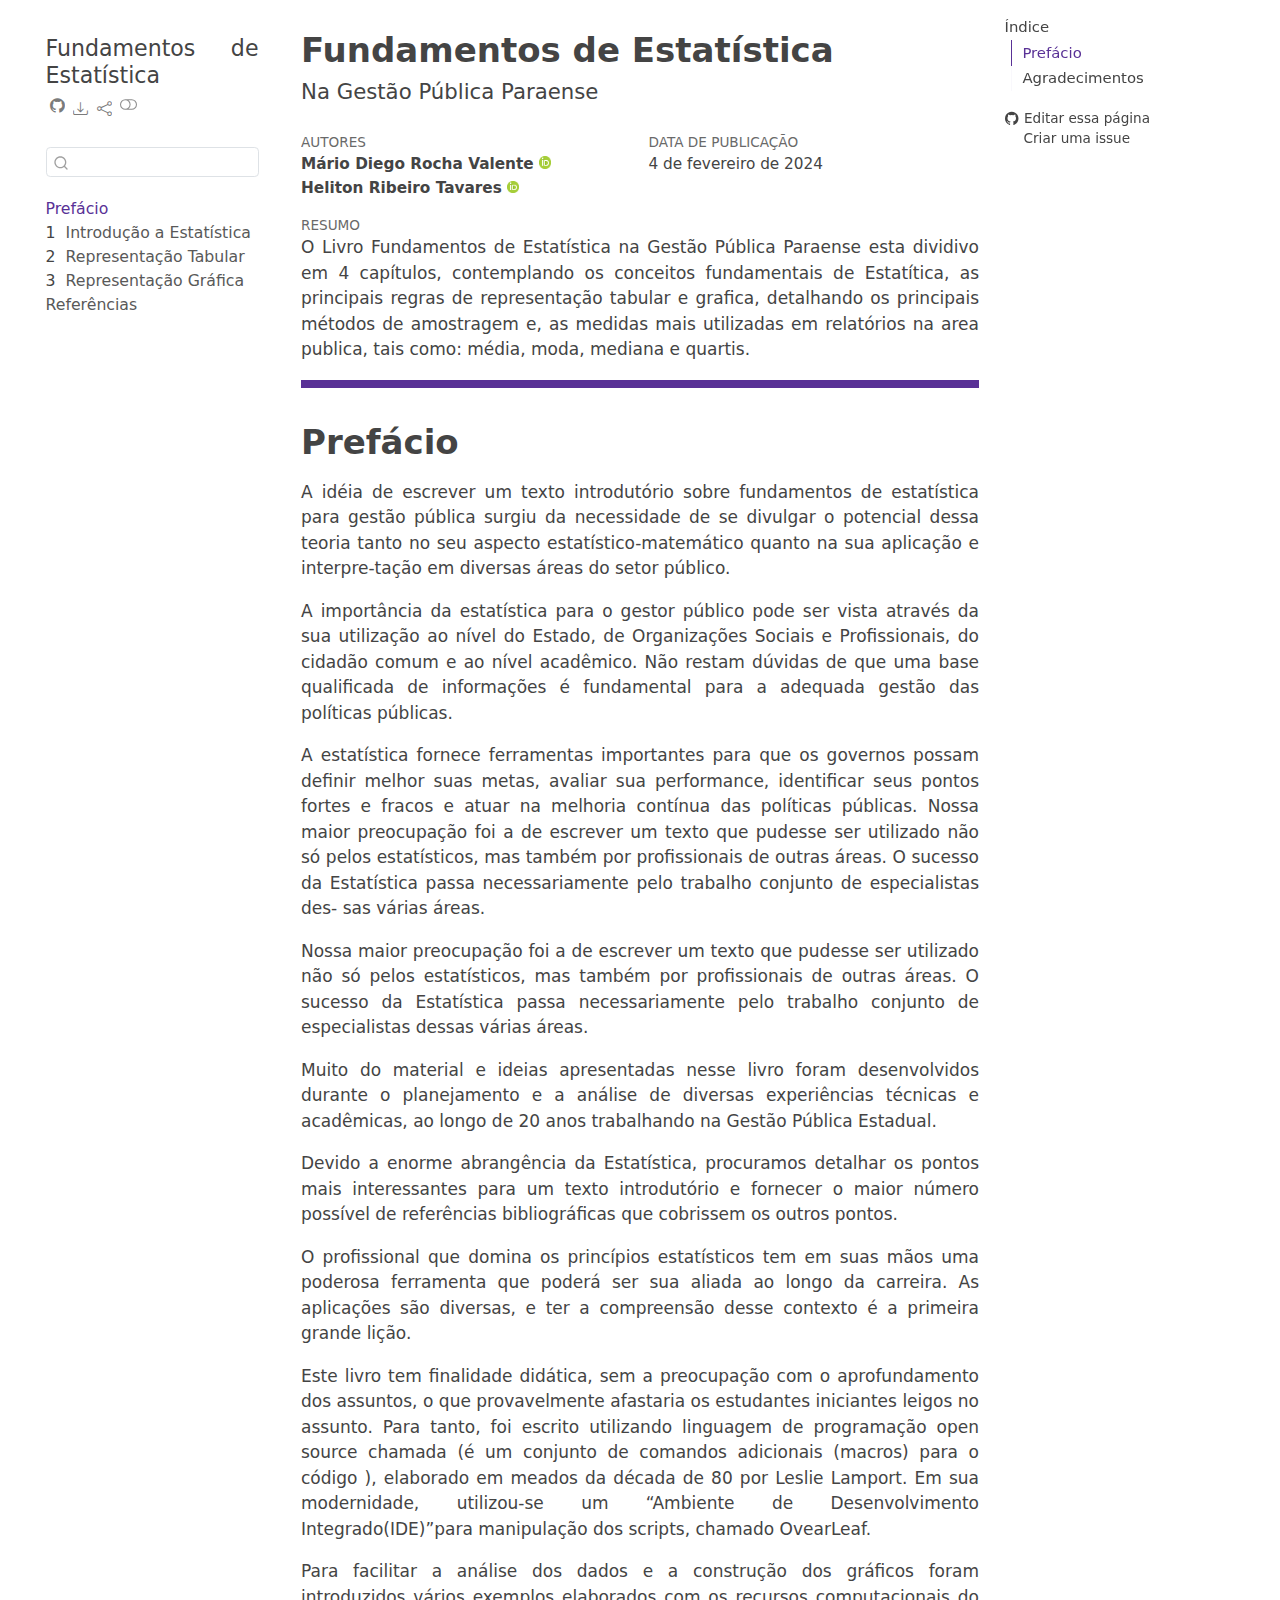
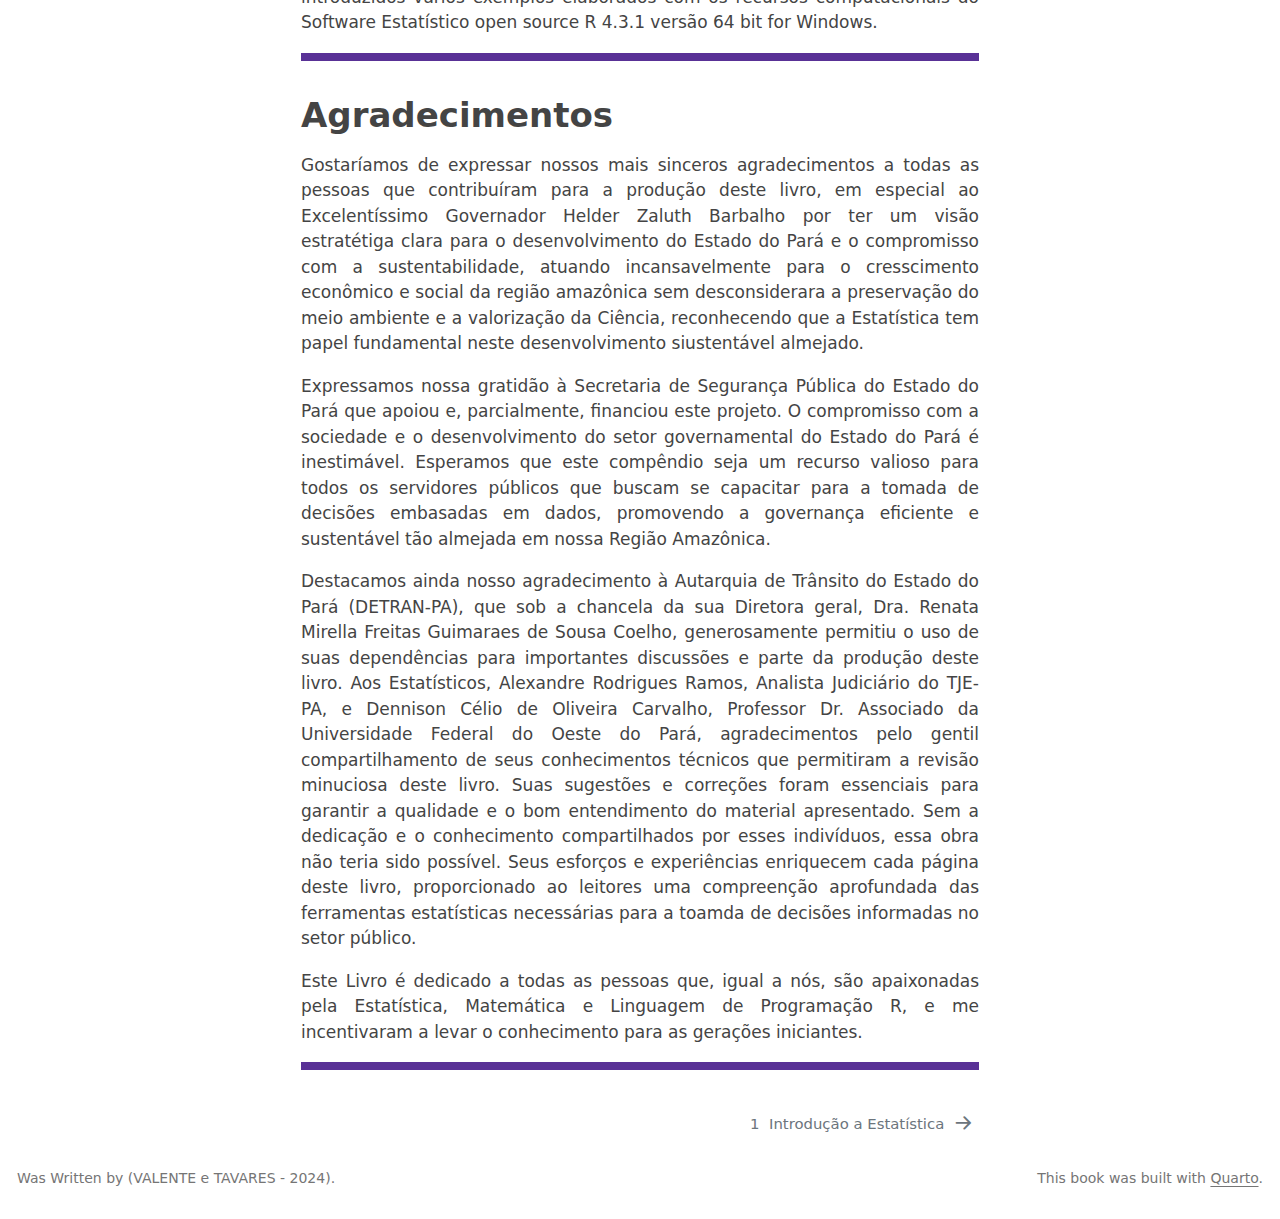
<file: docs/index.html>
<!DOCTYPE html>
<html xmlns="http://www.w3.org/1999/xhtml" lang="pt" xml:lang="pt"><head>

<meta charset="utf-8">
<meta name="generator" content="quarto-1.6.39">

<meta name="viewport" content="width=device-width, initial-scale=1.0, user-scalable=yes">

<meta name="author" content="Mário Diego Rocha Valente">
<meta name="author" content="Heliton Ribeiro Tavares">

<title>Fundamentos de Estatística</title>
<style>
code{white-space: pre-wrap;}
span.smallcaps{font-variant: small-caps;}
div.columns{display: flex; gap: min(4vw, 1.5em);}
div.column{flex: auto; overflow-x: auto;}
div.hanging-indent{margin-left: 1.5em; text-indent: -1.5em;}
ul.task-list{list-style: none;}
ul.task-list li input[type="checkbox"] {
  width: 0.8em;
  margin: 0 0.8em 0.2em -1em; /* quarto-specific, see https://github.com/quarto-dev/quarto-cli/issues/4556 */ 
  vertical-align: middle;
}
</style>


<script src="site_libs/quarto-nav/quarto-nav.js"></script>
<script src="site_libs/quarto-nav/headroom.min.js"></script>
<script src="site_libs/clipboard/clipboard.min.js"></script>
<script src="site_libs/quarto-search/autocomplete.umd.js"></script>
<script src="site_libs/quarto-search/fuse.min.js"></script>
<script src="site_libs/quarto-search/quarto-search.js"></script>
<meta name="quarto:offset" content="./">
<link href="./intro.html" rel="next">
<script src="site_libs/quarto-html/quarto.js"></script>
<script src="site_libs/quarto-html/popper.min.js"></script>
<script src="site_libs/quarto-html/tippy.umd.min.js"></script>
<script src="site_libs/quarto-html/anchor.min.js"></script>
<link href="site_libs/quarto-html/tippy.css" rel="stylesheet">
<link href="site_libs/quarto-html/quarto-syntax-highlighting-e26003cea8cd680ca0c55a263523d882.css" rel="stylesheet" class="quarto-color-scheme" id="quarto-text-highlighting-styles">
<link href="site_libs/quarto-html/quarto-syntax-highlighting-dark-d166b450ba5a8e9f7a0ab969bf6592c1.css" rel="prefetch" class="quarto-color-scheme quarto-color-alternate" id="quarto-text-highlighting-styles">
<script src="site_libs/bootstrap/bootstrap.min.js"></script>
<link href="site_libs/bootstrap/bootstrap-icons.css" rel="stylesheet">
<link href="site_libs/bootstrap/bootstrap-795b0bbeec120e96429455de958b1749.min.css" rel="stylesheet" append-hash="true" class="quarto-color-scheme" id="quarto-bootstrap" data-mode="light">
<link href="site_libs/bootstrap/bootstrap-dark-d63079255415390071b13761f503016b.min.css" rel="prefetch" append-hash="true" class="quarto-color-scheme quarto-color-alternate" id="quarto-bootstrap" data-mode="dark">
<script id="quarto-search-options" type="application/json">{
  "location": "sidebar",
  "copy-button": false,
  "collapse-after": 3,
  "panel-placement": "start",
  "type": "textbox",
  "limit": 50,
  "keyboard-shortcut": [
    "f",
    "/",
    "s"
  ],
  "show-item-context": false,
  "language": {
    "search-no-results-text": "Nenhum resultado",
    "search-matching-documents-text": "documentos correspondentes",
    "search-copy-link-title": "Copiar link para a busca",
    "search-hide-matches-text": "Esconder correspondências adicionais",
    "search-more-match-text": "mais correspondência neste documento",
    "search-more-matches-text": "mais correspondências neste documento",
    "search-clear-button-title": "Limpar",
    "search-text-placeholder": "",
    "search-detached-cancel-button-title": "Cancelar",
    "search-submit-button-title": "Enviar",
    "search-label": "Procurar"
  }
}</script>
<script async="" src="https://hypothes.is/embed.js"></script>
<script>
  window.document.addEventListener("DOMContentLoaded", function (_event) {
    document.body.classList.add('hypothesis-enabled');
  });
</script>


</head>

<body class="nav-sidebar floating">

<div id="quarto-search-results"></div>
  <header id="quarto-header" class="headroom fixed-top">
  <nav class="quarto-secondary-nav">
    <div class="container-fluid d-flex">
      <button type="button" class="quarto-btn-toggle btn" data-bs-toggle="collapse" role="button" data-bs-target=".quarto-sidebar-collapse-item" aria-controls="quarto-sidebar" aria-expanded="false" aria-label="Alternar barra lateral" onclick="if (window.quartoToggleHeadroom) { window.quartoToggleHeadroom(); }">
        <i class="bi bi-layout-text-sidebar-reverse"></i>
      </button>
        <nav class="quarto-page-breadcrumbs" aria-label="breadcrumb"><ol class="breadcrumb"><li class="breadcrumb-item"><a href="./index.html">Prefácio</a></li></ol></nav>
        <a class="flex-grow-1" role="navigation" data-bs-toggle="collapse" data-bs-target=".quarto-sidebar-collapse-item" aria-controls="quarto-sidebar" aria-expanded="false" aria-label="Alternar barra lateral" onclick="if (window.quartoToggleHeadroom) { window.quartoToggleHeadroom(); }">      
        </a>
      <button type="button" class="btn quarto-search-button" aria-label="Procurar" onclick="window.quartoOpenSearch();">
        <i class="bi bi-search"></i>
      </button>
    </div>
  </nav>
</header>
<!-- content -->
<div id="quarto-content" class="quarto-container page-columns page-rows-contents page-layout-article">
<!-- sidebar -->
  <nav id="quarto-sidebar" class="sidebar collapse collapse-horizontal quarto-sidebar-collapse-item sidebar-navigation floating overflow-auto">
    <div class="pt-lg-2 mt-2 text-left sidebar-header">
    <div class="sidebar-title mb-0 py-0">
      <a href="./">Fundamentos de Estatística</a> 
        <div class="sidebar-tools-main tools-wide">
    <a href="https://github.com/MarioDhiego/Book_Estatistica_Quarto" title="Código fonte" class="quarto-navigation-tool px-1" aria-label="Código fonte"><i class="bi bi-github"></i></a>
    <div class="dropdown">
      <a href="" title="Download" id="quarto-navigation-tool-dropdown-0" class="quarto-navigation-tool dropdown-toggle px-1" data-bs-toggle="dropdown" aria-expanded="false" role="link" aria-label="Download"><i class="bi bi-download"></i></a>
      <ul class="dropdown-menu" aria-labelledby="quarto-navigation-tool-dropdown-0">
          <li>
            <a class="dropdown-item sidebar-tools-main-item" href="./Fundamentos-de-Estatística-.pdf">
              <i class="bi bi-file-pdf pe-1"></i>
            Download PDF
            </a>
          </li>
          <li>
            <a class="dropdown-item sidebar-tools-main-item" href="./Fundamentos-de-Estatística-.epub">
              <i class="bi bi-journal pe-1"></i>
            Download ePub
            </a>
          </li>
      </ul>
    </div>
    <div class="dropdown">
      <a href="" title="Share" id="quarto-navigation-tool-dropdown-1" class="quarto-navigation-tool dropdown-toggle px-1" data-bs-toggle="dropdown" aria-expanded="false" role="link" aria-label="Share"><i class="bi bi-share"></i></a>
      <ul class="dropdown-menu" aria-labelledby="quarto-navigation-tool-dropdown-1">
          <li>
            <a class="dropdown-item sidebar-tools-main-item" href="https://twitter.com/intent/tweet?url=|url|">
              <i class="bi bi-twitter pe-1"></i>
            Twitter
            </a>
          </li>
          <li>
            <a class="dropdown-item sidebar-tools-main-item" href="https://www.facebook.com/sharer/sharer.php?u=|url|">
              <i class="bi bi-facebook pe-1"></i>
            Facebook
            </a>
          </li>
      </ul>
    </div>
  <a href="" class="quarto-color-scheme-toggle quarto-navigation-tool  px-1" onclick="window.quartoToggleColorScheme(); return false;" title="Alternar modo escuro"><i class="bi"></i></a>
</div>
    </div>
      </div>
        <div class="mt-2 flex-shrink-0 align-items-center">
        <div class="sidebar-search">
        <div id="quarto-search" class="" title="Procurar"></div>
        </div>
        </div>
    <div class="sidebar-menu-container"> 
    <ul class="list-unstyled mt-1">
        <li class="sidebar-item">
  <div class="sidebar-item-container"> 
  <a href="./index.html" class="sidebar-item-text sidebar-link active">
 <span class="menu-text">Prefácio</span></a>
  </div>
</li>
        <li class="sidebar-item">
  <div class="sidebar-item-container"> 
  <a href="./intro.html" class="sidebar-item-text sidebar-link">
 <span class="menu-text"><span class="chapter-number">1</span>&nbsp; <span class="chapter-title">Introdução a Estatística</span></span></a>
  </div>
</li>
        <li class="sidebar-item">
  <div class="sidebar-item-container"> 
  <a href="./Tabelas.html" class="sidebar-item-text sidebar-link">
 <span class="menu-text"><span class="chapter-number">2</span>&nbsp; <span class="chapter-title">Representação Tabular</span></span></a>
  </div>
</li>
        <li class="sidebar-item">
  <div class="sidebar-item-container"> 
  <a href="./Graficos.html" class="sidebar-item-text sidebar-link">
 <span class="menu-text"><span class="chapter-number">3</span>&nbsp; <span class="chapter-title">Representação Gráfica</span></span></a>
  </div>
</li>
        <li class="sidebar-item">
  <div class="sidebar-item-container"> 
  <a href="./references.html" class="sidebar-item-text sidebar-link">
 <span class="menu-text">Referências</span></a>
  </div>
</li>
    </ul>
    </div>
</nav>
<div id="quarto-sidebar-glass" class="quarto-sidebar-collapse-item" data-bs-toggle="collapse" data-bs-target=".quarto-sidebar-collapse-item"></div>
<!-- margin-sidebar -->
    <div id="quarto-margin-sidebar" class="sidebar margin-sidebar">
        <nav id="TOC" role="doc-toc" class="toc-active">
    <h2 id="toc-title">Índice</h2>
   
  <ul>
  <li><a href="#prefácio" id="toc-prefácio" class="nav-link active" data-scroll-target="#prefácio">Prefácio</a></li>
  <li><a href="#agradecimentos" id="toc-agradecimentos" class="nav-link" data-scroll-target="#agradecimentos">Agradecimentos</a></li>
  </ul>
<div class="toc-actions"><ul><li><a href="https://github.com/MarioDhiego/Book_Estatistica_Quarto/edit/main/index.qmd" class="toc-action"><i class="bi bi-github"></i>Editar essa página</a></li><li><a href="https://github.com/MarioDhiego/Book_Estatistica_Quarto/issues/new" class="toc-action"><i class="bi empty"></i>Criar uma issue</a></li></ul></div></nav>
    </div>
<!-- main -->
<main class="content" id="quarto-document-content">

<header id="title-block-header" class="quarto-title-block default">
<div class="quarto-title">
<h1 class="title">Fundamentos de Estatística</h1>
<p class="subtitle lead"><strong>Na Gestão Pública Paraense</strong></p>
</div>



<div class="quarto-title-meta">

    <div>
    <div class="quarto-title-meta-heading">Autores</div>
    <div class="quarto-title-meta-contents">
             <p><strong>Mário Diego Rocha Valente</strong> <a href="https://orcid.org/0000-0001-7262-3336" class="quarto-title-author-orcid"> <img src="[data-uri]"></a></p>
             <p><strong>Heliton Ribeiro Tavares</strong> <a href="https://orcid.org/0000-0003-1725-3664" class="quarto-title-author-orcid"> <img src="[data-uri]"></a></p>
          </div>
  </div>
    
    <div>
    <div class="quarto-title-meta-heading">Data de Publicação</div>
    <div class="quarto-title-meta-contents">
      <p class="date">4 de fevereiro de 2024</p>
    </div>
  </div>
  
    
  </div>
  
<div>
  <div class="abstract">
    <div class="block-title">Resumo</div>
    O Livro Fundamentos de Estatística na Gestão Pública Paraense esta dividivo em 4 capítulos, contemplando os conceitos fundamentais de Estatítica, as principais regras de representação tabular e grafica, detalhando os principais métodos de amostragem e, as medidas mais utilizadas em relatórios na area publica, tais como: média, moda, mediana e quartis.
  </div>
</div>


</header>


<div class="progress">
<div class="progress-bar" style="width: 100%;">

</div>
</div>
<section id="prefácio" class="level1 unnumbered">
<h1 class="unnumbered">Prefácio</h1>
<style>
body{text-align: justify}
</style>
<p>A idéia de escrever um texto introdutório sobre fundamentos de estatística para gestão pública surgiu da necessidade de se divulgar o potencial dessa teoria tanto no seu aspecto estatístico-matemático quanto na sua aplicação e interpre-tação em diversas áreas do setor público.</p>
<p>A importância da estatística para o gestor público pode ser vista através da sua utilização ao nível do Estado, de Organizações Sociais e Profissionais, do cidadão comum e ao nível acadêmico. Não restam dúvidas de que uma base qualificada de informações é fundamental para a adequada gestão das políticas públicas.</p>
<p>A estatística fornece ferramentas importantes para que os governos possam definir melhor suas metas, avaliar sua performance, identificar seus pontos fortes e fracos e atuar na melhoria contínua das políticas públicas. Nossa maior preocupação foi a de escrever um texto que pudesse ser utilizado não só pelos estatísticos, mas também por profissionais de outras áreas. O sucesso da Estatística passa necessariamente pelo trabalho conjunto de especialistas des- sas várias áreas.</p>
<p>Nossa maior preocupação foi a de escrever um texto que pudesse ser utilizado não só pelos estatísticos, mas também por profissionais de outras áreas. O sucesso da Estatística passa necessariamente pelo trabalho conjunto de especialistas dessas várias áreas.</p>
<p>Muito do material e ideias apresentadas nesse livro foram desenvolvidos durante o planejamento e a análise de diversas experiências técnicas e acadêmicas, ao longo de 20 anos trabalhando na Gestão Pública Estadual.</p>
<p>Devido a enorme abrangência da Estatística, procuramos detalhar os pontos mais interessantes para um texto introdutório e fornecer o maior número possível de referências bibliográficas que cobrissem os outros pontos.</p>
<p>O profissional que domina os princípios estatísticos tem em suas mãos uma poderosa ferramenta que poderá ser sua aliada ao longo da carreira. As aplicações são diversas, e ter a compreensão desse contexto é a primeira grande lição.</p>
<p>Este livro tem finalidade didática, sem a preocupação com o aprofundamento dos assuntos, o que provavelmente afastaria os estudantes iniciantes leigos no assunto. Para tanto, foi escrito utilizando linguagem de programação open source chamada (é um conjunto de comandos adicionais (macros) para o código ), elaborado em meados da década de 80 por Leslie Lamport. Em sua modernidade, utilizou-se um “Ambiente de Desenvolvimento Integrado(IDE)”para manipulação dos scripts, chamado OvearLeaf.</p>
<p>Para facilitar a análise dos dados e a construção dos gráficos foram introduzidos vários exemplos elaborados com os recursos computacionais do Software Estatístico open source R 4.3.1 versão 64 bit for Windows.</p>
<div class="progress">
<div class="progress-bar" style="width: 100%;">

</div>
</div>
</section>
<section id="agradecimentos" class="level1 unnumbered">
<h1 class="unnumbered">Agradecimentos</h1>
<p>Gostaríamos de expressar nossos mais sinceros agradecimentos a todas as pessoas que contribuíram para a produção deste livro, em especial ao Excelentíssimo Governador Helder Zaluth Barbalho por ter um visão estratétiga clara para o desenvolvimento do Estado do Pará e o compromisso com a sustentabilidade, atuando incansavelmente para o cresscimento econômico e social da região amazônica sem desconsiderara a preservação do meio ambiente e a valorização da Ciência, reconhecendo que a Estatística tem papel fundamental neste desenvolvimento siustentável almejado.</p>
<p>Expressamos nossa gratidão à Secretaria de Segurança Pública do Estado do Pará que apoiou e, parcialmente, financiou este projeto. O compromisso com a sociedade e o desenvolvimento do setor governamental do Estado do Pará é inestimável. Esperamos que este compêndio seja um recurso valioso para todos os servidores públicos que buscam se capacitar para a tomada de decisões embasadas em dados, promovendo a governança eficiente e sustentável tão almejada em nossa Região Amazônica.</p>
<p>Destacamos ainda nosso agradecimento à Autarquia de Trânsito do Estado do Pará (DETRAN-PA), que sob a chancela da sua Diretora geral, Dra. Renata Mirella Freitas Guimaraes de Sousa Coelho, generosamente permitiu o uso de suas dependências para importantes discussões e parte da produção deste livro. Aos Estatísticos, Alexandre Rodrigues Ramos, Analista Judiciário do TJE-PA, e Dennison Célio de Oliveira Carvalho, Professor Dr.&nbsp;Associado da Universidade Federal do Oeste do Pará, agradecimentos pelo gentil compartilhamento de seus conhecimentos técnicos que permitiram a revisão minuciosa deste livro. Suas sugestões e correções foram essenciais para garantir a qualidade e o bom entendimento do material apresentado. Sem a dedicação e o conhecimento compartilhados por esses indivíduos, essa obra não teria sido possível. Seus esforços e experiências enriquecem cada página deste livro, proporcionado ao leitores uma compreenção aprofundada das ferramentas estatísticas necessárias para a toamda de decisões informadas no setor público.</p>
<p>Este Livro é dedicado a todas as pessoas que, igual a nós, são apaixonadas pela Estatística, Matemática e Linguagem de Programação R, e me incentivaram a levar o conhecimento para as gerações iniciantes.</p>
<div class="progress">
<div class="progress-bar" style="width: 100%;">

</div>
</div>


</section>

</main> <!-- /main -->
<script id="quarto-html-after-body" type="application/javascript">
window.document.addEventListener("DOMContentLoaded", function (event) {
  const toggleBodyColorMode = (bsSheetEl) => {
    const mode = bsSheetEl.getAttribute("data-mode");
    const bodyEl = window.document.querySelector("body");
    if (mode === "dark") {
      bodyEl.classList.add("quarto-dark");
      bodyEl.classList.remove("quarto-light");
    } else {
      bodyEl.classList.add("quarto-light");
      bodyEl.classList.remove("quarto-dark");
    }
  }
  const toggleBodyColorPrimary = () => {
    const bsSheetEl = window.document.querySelector("link#quarto-bootstrap");
    if (bsSheetEl) {
      toggleBodyColorMode(bsSheetEl);
    }
  }
  toggleBodyColorPrimary();  
  const disableStylesheet = (stylesheets) => {
    for (let i=0; i < stylesheets.length; i++) {
      const stylesheet = stylesheets[i];
      stylesheet.rel = 'prefetch';
    }
  }
  const enableStylesheet = (stylesheets) => {
    for (let i=0; i < stylesheets.length; i++) {
      const stylesheet = stylesheets[i];
      stylesheet.rel = 'stylesheet';
    }
  }
  const manageTransitions = (selector, allowTransitions) => {
    const els = window.document.querySelectorAll(selector);
    for (let i=0; i < els.length; i++) {
      const el = els[i];
      if (allowTransitions) {
        el.classList.remove('notransition');
      } else {
        el.classList.add('notransition');
      }
    }
  }
  const toggleGiscusIfUsed = (isAlternate, darkModeDefault) => {
    const baseTheme = document.querySelector('#giscus-base-theme')?.value ?? 'light';
    const alternateTheme = document.querySelector('#giscus-alt-theme')?.value ?? 'dark';
    let newTheme = '';
    if(darkModeDefault) {
      newTheme = isAlternate ? baseTheme : alternateTheme;
    } else {
      newTheme = isAlternate ? alternateTheme : baseTheme;
    }
    const changeGiscusTheme = () => {
      // From: https://github.com/giscus/giscus/issues/336
      const sendMessage = (message) => {
        const iframe = document.querySelector('iframe.giscus-frame');
        if (!iframe) return;
        iframe.contentWindow.postMessage({ giscus: message }, 'https://giscus.app');
      }
      sendMessage({
        setConfig: {
          theme: newTheme
        }
      });
    }
    const isGiscussLoaded = window.document.querySelector('iframe.giscus-frame') !== null;
    if (isGiscussLoaded) {
      changeGiscusTheme();
    }
  }
  const toggleColorMode = (alternate) => {
    // Switch the stylesheets
    const alternateStylesheets = window.document.querySelectorAll('link.quarto-color-scheme.quarto-color-alternate');
    manageTransitions('#quarto-margin-sidebar .nav-link', false);
    if (alternate) {
      enableStylesheet(alternateStylesheets);
      for (const sheetNode of alternateStylesheets) {
        if (sheetNode.id === "quarto-bootstrap") {
          toggleBodyColorMode(sheetNode);
        }
      }
    } else {
      disableStylesheet(alternateStylesheets);
      toggleBodyColorPrimary();
    }
    manageTransitions('#quarto-margin-sidebar .nav-link', true);
    // Switch the toggles
    const toggles = window.document.querySelectorAll('.quarto-color-scheme-toggle');
    for (let i=0; i < toggles.length; i++) {
      const toggle = toggles[i];
      if (toggle) {
        if (alternate) {
          toggle.classList.add("alternate");     
        } else {
          toggle.classList.remove("alternate");
        }
      }
    }
    // Hack to workaround the fact that safari doesn't
    // properly recolor the scrollbar when toggling (#1455)
    if (navigator.userAgent.indexOf('Safari') > 0 && navigator.userAgent.indexOf('Chrome') == -1) {
      manageTransitions("body", false);
      window.scrollTo(0, 1);
      setTimeout(() => {
        window.scrollTo(0, 0);
        manageTransitions("body", true);
      }, 40);  
    }
  }
  const isFileUrl = () => { 
    return window.location.protocol === 'file:';
  }
  const hasAlternateSentinel = () => {  
    let styleSentinel = getColorSchemeSentinel();
    if (styleSentinel !== null) {
      return styleSentinel === "alternate";
    } else {
      return false;
    }
  }
  const setStyleSentinel = (alternate) => {
    const value = alternate ? "alternate" : "default";
    if (!isFileUrl()) {
      window.localStorage.setItem("quarto-color-scheme", value);
    } else {
      localAlternateSentinel = value;
    }
  }
  const getColorSchemeSentinel = () => {
    if (!isFileUrl()) {
      const storageValue = window.localStorage.getItem("quarto-color-scheme");
      return storageValue != null ? storageValue : localAlternateSentinel;
    } else {
      return localAlternateSentinel;
    }
  }
  const darkModeDefault = false;
  let localAlternateSentinel = darkModeDefault ? 'alternate' : 'default';
  // Dark / light mode switch
  window.quartoToggleColorScheme = () => {
    // Read the current dark / light value 
    let toAlternate = !hasAlternateSentinel();
    toggleColorMode(toAlternate);
    setStyleSentinel(toAlternate);
    toggleGiscusIfUsed(toAlternate, darkModeDefault);
  };
  // Ensure there is a toggle, if there isn't float one in the top right
  if (window.document.querySelector('.quarto-color-scheme-toggle') === null) {
    const a = window.document.createElement('a');
    a.classList.add('top-right');
    a.classList.add('quarto-color-scheme-toggle');
    a.href = "";
    a.onclick = function() { try { window.quartoToggleColorScheme(); } catch {} return false; };
    const i = window.document.createElement("i");
    i.classList.add('bi');
    a.appendChild(i);
    window.document.body.appendChild(a);
  }
  // Switch to dark mode if need be
  if (hasAlternateSentinel()) {
    toggleColorMode(true);
  } else {
    toggleColorMode(false);
  }
  const icon = "";
  const anchorJS = new window.AnchorJS();
  anchorJS.options = {
    placement: 'right',
    icon: icon
  };
  anchorJS.add('.anchored');
  const isCodeAnnotation = (el) => {
    for (const clz of el.classList) {
      if (clz.startsWith('code-annotation-')) {                     
        return true;
      }
    }
    return false;
  }
  const onCopySuccess = function(e) {
    // button target
    const button = e.trigger;
    // don't keep focus
    button.blur();
    // flash "checked"
    button.classList.add('code-copy-button-checked');
    var currentTitle = button.getAttribute("title");
    button.setAttribute("title", "Copiada");
    let tooltip;
    if (window.bootstrap) {
      button.setAttribute("data-bs-toggle", "tooltip");
      button.setAttribute("data-bs-placement", "left");
      button.setAttribute("data-bs-title", "Copiada");
      tooltip = new bootstrap.Tooltip(button, 
        { trigger: "manual", 
          customClass: "code-copy-button-tooltip",
          offset: [0, -8]});
      tooltip.show();    
    }
    setTimeout(function() {
      if (tooltip) {
        tooltip.hide();
        button.removeAttribute("data-bs-title");
        button.removeAttribute("data-bs-toggle");
        button.removeAttribute("data-bs-placement");
      }
      button.setAttribute("title", currentTitle);
      button.classList.remove('code-copy-button-checked');
    }, 1000);
    // clear code selection
    e.clearSelection();
  }
  const getTextToCopy = function(trigger) {
      const codeEl = trigger.previousElementSibling.cloneNode(true);
      for (const childEl of codeEl.children) {
        if (isCodeAnnotation(childEl)) {
          childEl.remove();
        }
      }
      return codeEl.innerText;
  }
  const clipboard = new window.ClipboardJS('.code-copy-button:not([data-in-quarto-modal])', {
    text: getTextToCopy
  });
  clipboard.on('success', onCopySuccess);
  if (window.document.getElementById('quarto-embedded-source-code-modal')) {
    const clipboardModal = new window.ClipboardJS('.code-copy-button[data-in-quarto-modal]', {
      text: getTextToCopy,
      container: window.document.getElementById('quarto-embedded-source-code-modal')
    });
    clipboardModal.on('success', onCopySuccess);
  }
    var localhostRegex = new RegExp(/^(?:http|https):\/\/localhost\:?[0-9]*\//);
    var mailtoRegex = new RegExp(/^mailto:/);
      var filterRegex = new RegExp('/' + window.location.host + '/');
    var isInternal = (href) => {
        return filterRegex.test(href) || localhostRegex.test(href) || mailtoRegex.test(href);
    }
    // Inspect non-navigation links and adorn them if external
 	var links = window.document.querySelectorAll('a[href]:not(.nav-link):not(.navbar-brand):not(.toc-action):not(.sidebar-link):not(.sidebar-item-toggle):not(.pagination-link):not(.no-external):not([aria-hidden]):not(.dropdown-item):not(.quarto-navigation-tool):not(.about-link)');
    for (var i=0; i<links.length; i++) {
      const link = links[i];
      if (!isInternal(link.href)) {
        // undo the damage that might have been done by quarto-nav.js in the case of
        // links that we want to consider external
        if (link.dataset.originalHref !== undefined) {
          link.href = link.dataset.originalHref;
        }
      }
    }
  function tippyHover(el, contentFn, onTriggerFn, onUntriggerFn) {
    const config = {
      allowHTML: true,
      maxWidth: 500,
      delay: 100,
      arrow: false,
      appendTo: function(el) {
          return el.parentElement;
      },
      interactive: true,
      interactiveBorder: 10,
      theme: 'quarto',
      placement: 'bottom-start',
    };
    if (contentFn) {
      config.content = contentFn;
    }
    if (onTriggerFn) {
      config.onTrigger = onTriggerFn;
    }
    if (onUntriggerFn) {
      config.onUntrigger = onUntriggerFn;
    }
    window.tippy(el, config); 
  }
  const noterefs = window.document.querySelectorAll('a[role="doc-noteref"]');
  for (var i=0; i<noterefs.length; i++) {
    const ref = noterefs[i];
    tippyHover(ref, function() {
      // use id or data attribute instead here
      let href = ref.getAttribute('data-footnote-href') || ref.getAttribute('href');
      try { href = new URL(href).hash; } catch {}
      const id = href.replace(/^#\/?/, "");
      const note = window.document.getElementById(id);
      if (note) {
        return note.innerHTML;
      } else {
        return "";
      }
    });
  }
  const xrefs = window.document.querySelectorAll('a.quarto-xref');
  const processXRef = (id, note) => {
    // Strip column container classes
    const stripColumnClz = (el) => {
      el.classList.remove("page-full", "page-columns");
      if (el.children) {
        for (const child of el.children) {
          stripColumnClz(child);
        }
      }
    }
    stripColumnClz(note)
    if (id === null || id.startsWith('sec-')) {
      // Special case sections, only their first couple elements
      const container = document.createElement("div");
      if (note.children && note.children.length > 2) {
        container.appendChild(note.children[0].cloneNode(true));
        for (let i = 1; i < note.children.length; i++) {
          const child = note.children[i];
          if (child.tagName === "P" && child.innerText === "") {
            continue;
          } else {
            container.appendChild(child.cloneNode(true));
            break;
          }
        }
        if (window.Quarto?.typesetMath) {
          window.Quarto.typesetMath(container);
        }
        return container.innerHTML
      } else {
        if (window.Quarto?.typesetMath) {
          window.Quarto.typesetMath(note);
        }
        return note.innerHTML;
      }
    } else {
      // Remove any anchor links if they are present
      const anchorLink = note.querySelector('a.anchorjs-link');
      if (anchorLink) {
        anchorLink.remove();
      }
      if (window.Quarto?.typesetMath) {
        window.Quarto.typesetMath(note);
      }
      if (note.classList.contains("callout")) {
        return note.outerHTML;
      } else {
        return note.innerHTML;
      }
    }
  }
  for (var i=0; i<xrefs.length; i++) {
    const xref = xrefs[i];
    tippyHover(xref, undefined, function(instance) {
      instance.disable();
      let url = xref.getAttribute('href');
      let hash = undefined; 
      if (url.startsWith('#')) {
        hash = url;
      } else {
        try { hash = new URL(url).hash; } catch {}
      }
      if (hash) {
        const id = hash.replace(/^#\/?/, "");
        const note = window.document.getElementById(id);
        if (note !== null) {
          try {
            const html = processXRef(id, note.cloneNode(true));
            instance.setContent(html);
          } finally {
            instance.enable();
            instance.show();
          }
        } else {
          // See if we can fetch this
          fetch(url.split('#')[0])
          .then(res => res.text())
          .then(html => {
            const parser = new DOMParser();
            const htmlDoc = parser.parseFromString(html, "text/html");
            const note = htmlDoc.getElementById(id);
            if (note !== null) {
              const html = processXRef(id, note);
              instance.setContent(html);
            } 
          }).finally(() => {
            instance.enable();
            instance.show();
          });
        }
      } else {
        // See if we can fetch a full url (with no hash to target)
        // This is a special case and we should probably do some content thinning / targeting
        fetch(url)
        .then(res => res.text())
        .then(html => {
          const parser = new DOMParser();
          const htmlDoc = parser.parseFromString(html, "text/html");
          const note = htmlDoc.querySelector('main.content');
          if (note !== null) {
            // This should only happen for chapter cross references
            // (since there is no id in the URL)
            // remove the first header
            if (note.children.length > 0 && note.children[0].tagName === "HEADER") {
              note.children[0].remove();
            }
            const html = processXRef(null, note);
            instance.setContent(html);
          } 
        }).finally(() => {
          instance.enable();
          instance.show();
        });
      }
    }, function(instance) {
    });
  }
      let selectedAnnoteEl;
      const selectorForAnnotation = ( cell, annotation) => {
        let cellAttr = 'data-code-cell="' + cell + '"';
        let lineAttr = 'data-code-annotation="' +  annotation + '"';
        const selector = 'span[' + cellAttr + '][' + lineAttr + ']';
        return selector;
      }
      const selectCodeLines = (annoteEl) => {
        const doc = window.document;
        const targetCell = annoteEl.getAttribute("data-target-cell");
        const targetAnnotation = annoteEl.getAttribute("data-target-annotation");
        const annoteSpan = window.document.querySelector(selectorForAnnotation(targetCell, targetAnnotation));
        const lines = annoteSpan.getAttribute("data-code-lines").split(",");
        const lineIds = lines.map((line) => {
          return targetCell + "-" + line;
        })
        let top = null;
        let height = null;
        let parent = null;
        if (lineIds.length > 0) {
            //compute the position of the single el (top and bottom and make a div)
            const el = window.document.getElementById(lineIds[0]);
            top = el.offsetTop;
            height = el.offsetHeight;
            parent = el.parentElement.parentElement;
          if (lineIds.length > 1) {
            const lastEl = window.document.getElementById(lineIds[lineIds.length - 1]);
            const bottom = lastEl.offsetTop + lastEl.offsetHeight;
            height = bottom - top;
          }
          if (top !== null && height !== null && parent !== null) {
            // cook up a div (if necessary) and position it 
            let div = window.document.getElementById("code-annotation-line-highlight");
            if (div === null) {
              div = window.document.createElement("div");
              div.setAttribute("id", "code-annotation-line-highlight");
              div.style.position = 'absolute';
              parent.appendChild(div);
            }
            div.style.top = top - 2 + "px";
            div.style.height = height + 4 + "px";
            div.style.left = 0;
            let gutterDiv = window.document.getElementById("code-annotation-line-highlight-gutter");
            if (gutterDiv === null) {
              gutterDiv = window.document.createElement("div");
              gutterDiv.setAttribute("id", "code-annotation-line-highlight-gutter");
              gutterDiv.style.position = 'absolute';
              const codeCell = window.document.getElementById(targetCell);
              const gutter = codeCell.querySelector('.code-annotation-gutter');
              gutter.appendChild(gutterDiv);
            }
            gutterDiv.style.top = top - 2 + "px";
            gutterDiv.style.height = height + 4 + "px";
          }
          selectedAnnoteEl = annoteEl;
        }
      };
      const unselectCodeLines = () => {
        const elementsIds = ["code-annotation-line-highlight", "code-annotation-line-highlight-gutter"];
        elementsIds.forEach((elId) => {
          const div = window.document.getElementById(elId);
          if (div) {
            div.remove();
          }
        });
        selectedAnnoteEl = undefined;
      };
        // Handle positioning of the toggle
    window.addEventListener(
      "resize",
      throttle(() => {
        elRect = undefined;
        if (selectedAnnoteEl) {
          selectCodeLines(selectedAnnoteEl);
        }
      }, 10)
    );
    function throttle(fn, ms) {
    let throttle = false;
    let timer;
      return (...args) => {
        if(!throttle) { // first call gets through
            fn.apply(this, args);
            throttle = true;
        } else { // all the others get throttled
            if(timer) clearTimeout(timer); // cancel #2
            timer = setTimeout(() => {
              fn.apply(this, args);
              timer = throttle = false;
            }, ms);
        }
      };
    }
      // Attach click handler to the DT
      const annoteDls = window.document.querySelectorAll('dt[data-target-cell]');
      for (const annoteDlNode of annoteDls) {
        annoteDlNode.addEventListener('click', (event) => {
          const clickedEl = event.target;
          if (clickedEl !== selectedAnnoteEl) {
            unselectCodeLines();
            const activeEl = window.document.querySelector('dt[data-target-cell].code-annotation-active');
            if (activeEl) {
              activeEl.classList.remove('code-annotation-active');
            }
            selectCodeLines(clickedEl);
            clickedEl.classList.add('code-annotation-active');
          } else {
            // Unselect the line
            unselectCodeLines();
            clickedEl.classList.remove('code-annotation-active');
          }
        });
      }
  const findCites = (el) => {
    const parentEl = el.parentElement;
    if (parentEl) {
      const cites = parentEl.dataset.cites;
      if (cites) {
        return {
          el,
          cites: cites.split(' ')
        };
      } else {
        return findCites(el.parentElement)
      }
    } else {
      return undefined;
    }
  };
  var bibliorefs = window.document.querySelectorAll('a[role="doc-biblioref"]');
  for (var i=0; i<bibliorefs.length; i++) {
    const ref = bibliorefs[i];
    const citeInfo = findCites(ref);
    if (citeInfo) {
      tippyHover(citeInfo.el, function() {
        var popup = window.document.createElement('div');
        citeInfo.cites.forEach(function(cite) {
          var citeDiv = window.document.createElement('div');
          citeDiv.classList.add('hanging-indent');
          citeDiv.classList.add('csl-entry');
          var biblioDiv = window.document.getElementById('ref-' + cite);
          if (biblioDiv) {
            citeDiv.innerHTML = biblioDiv.innerHTML;
          }
          popup.appendChild(citeDiv);
        });
        return popup.innerHTML;
      });
    }
  }
});
</script>
<nav class="page-navigation">
  <div class="nav-page nav-page-previous">
  </div>
  <div class="nav-page nav-page-next">
      <a href="./intro.html" class="pagination-link" aria-label="Introdução a Estatística">
        <span class="nav-page-text"><span class="chapter-number">1</span>&nbsp; <span class="chapter-title">Introdução a Estatística</span></span> <i class="bi bi-arrow-right-short"></i>
      </a>
  </div>
</nav>
</div> <!-- /content -->
<footer class="footer">
  <div class="nav-footer">
    <div class="nav-footer-left">
<p>Was Written by (VALENTE e TAVARES - 2024).</p>
</div>   
    <div class="nav-footer-center">
      &nbsp;
    <div class="toc-actions d-sm-block d-md-none"><ul><li><a href="https://github.com/MarioDhiego/Book_Estatistica_Quarto/edit/main/index.qmd" class="toc-action"><i class="bi bi-github"></i>Editar essa página</a></li><li><a href="https://github.com/MarioDhiego/Book_Estatistica_Quarto/issues/new" class="toc-action"><i class="bi empty"></i>Criar uma issue</a></li></ul></div></div>
    <div class="nav-footer-right">
<p>This book was built with <a href="https://quarto.org/">Quarto</a>.</p>
</div>
  </div>
</footer>




</body></html>
</file>
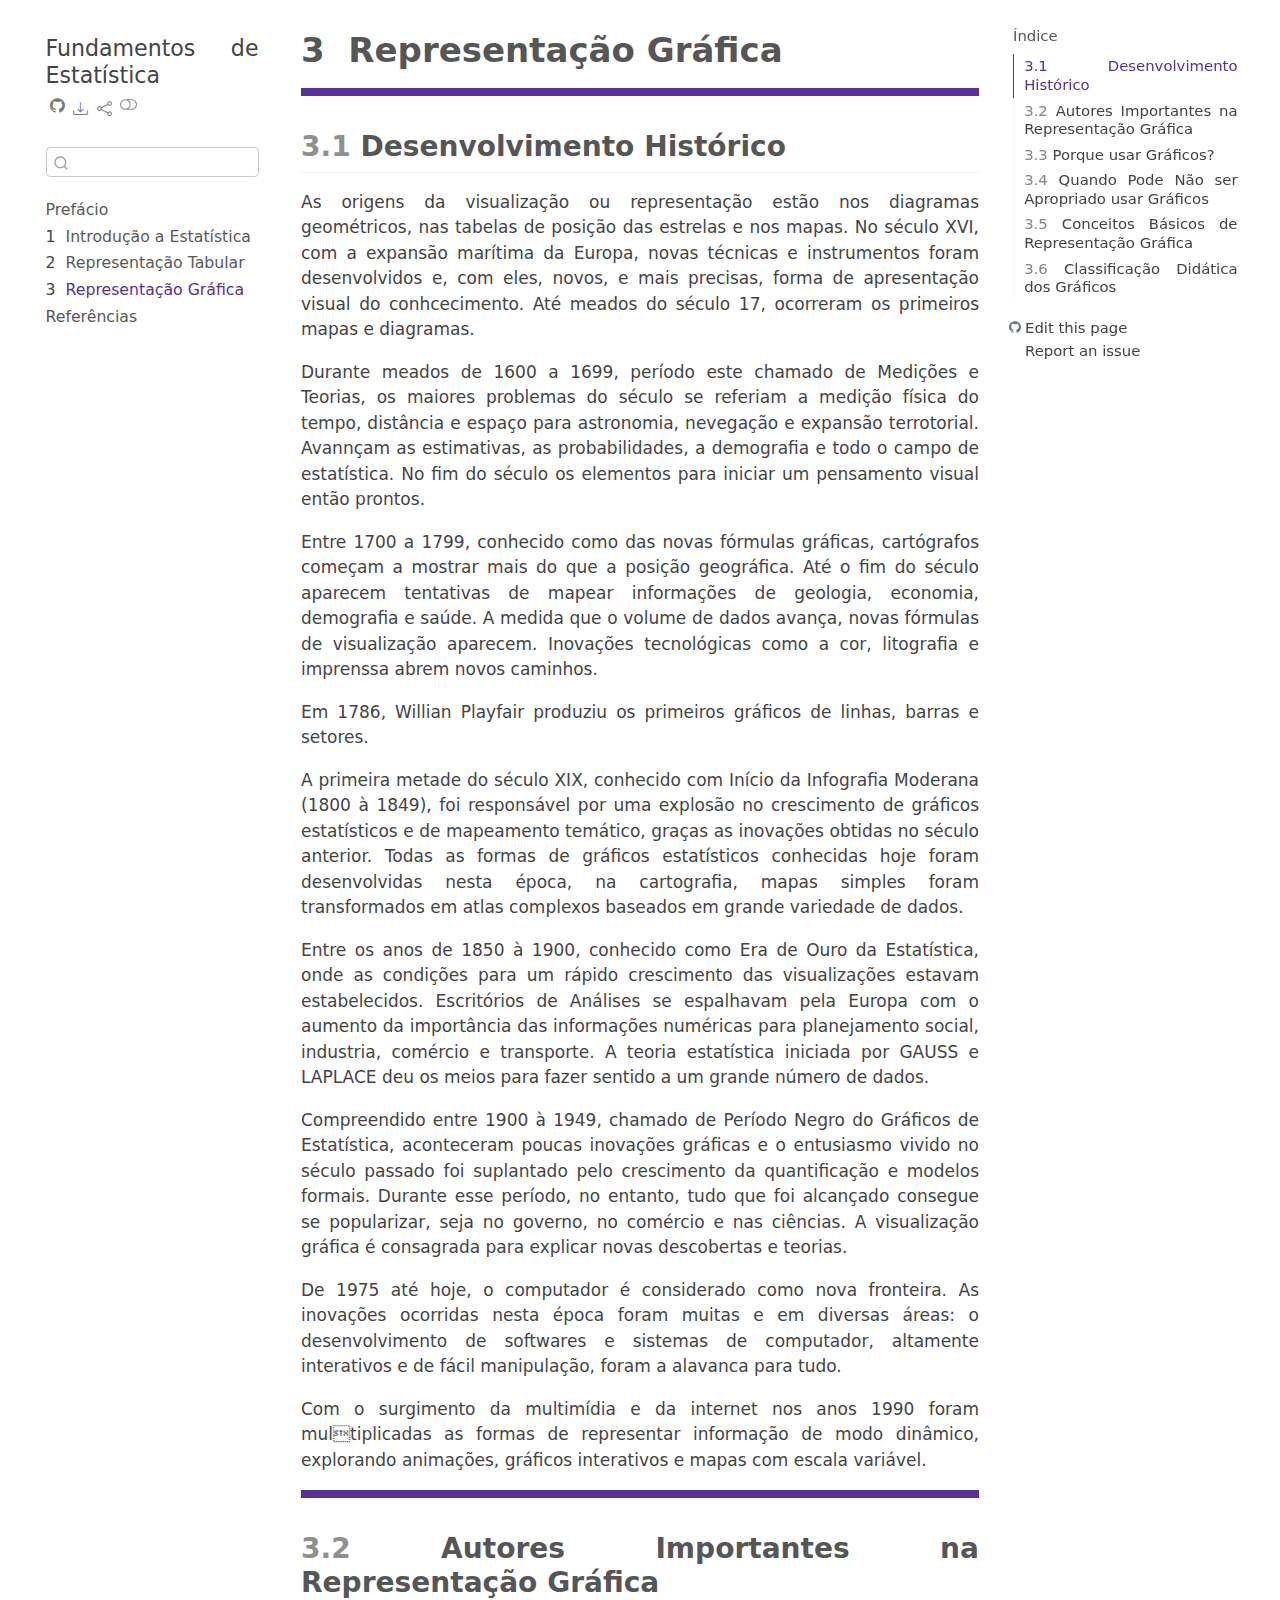
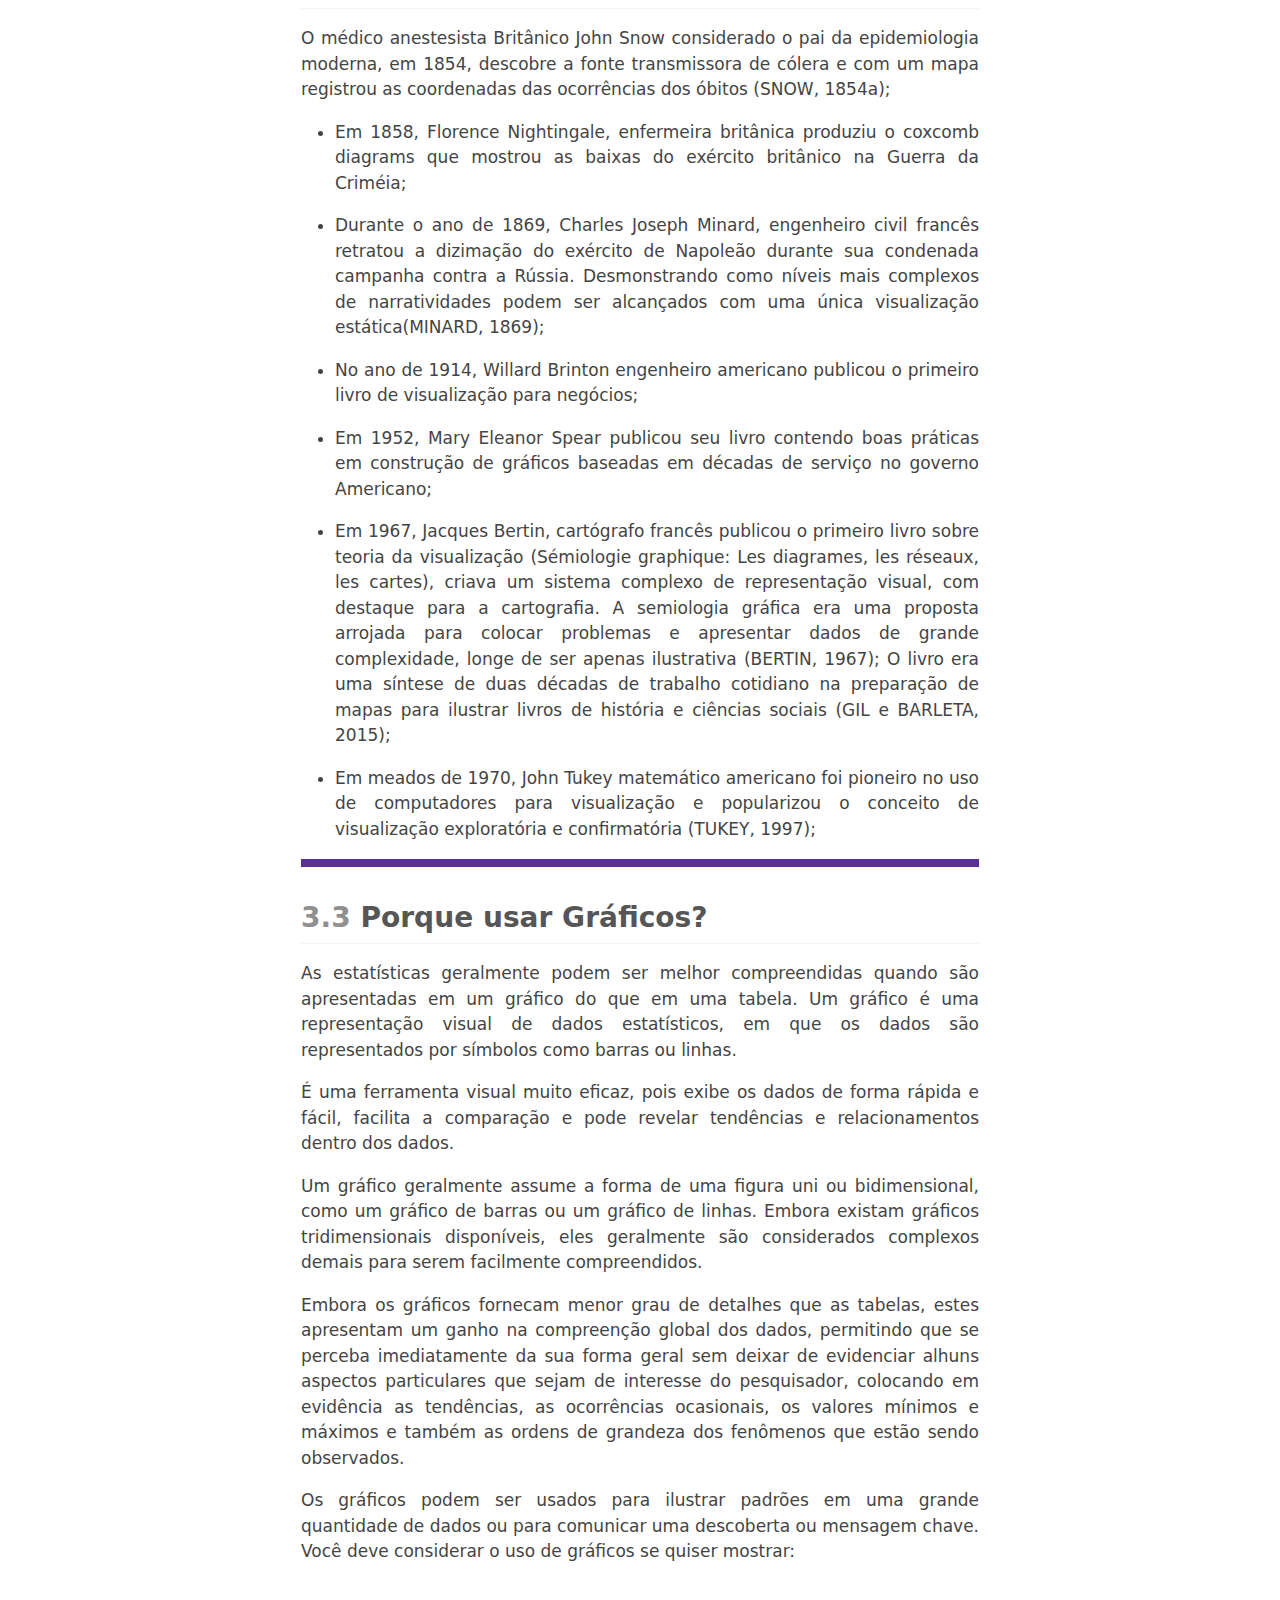
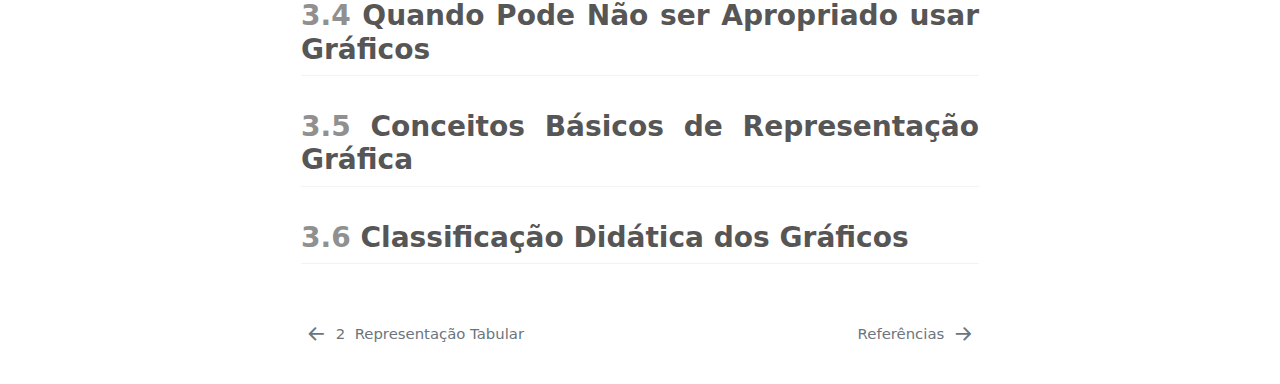
<file: _book/Graficos.html>
<!DOCTYPE html>
<html xmlns="http://www.w3.org/1999/xhtml" lang="en" xml:lang="en"><head>

<meta charset="utf-8">
<meta name="generator" content="quarto-1.3.433">

<meta name="viewport" content="width=device-width, initial-scale=1.0, user-scalable=yes">


<title>Fundamentos de Estatística - 3&nbsp; Representação Gráfica</title>
<style>
code{white-space: pre-wrap;}
span.smallcaps{font-variant: small-caps;}
div.columns{display: flex; gap: min(4vw, 1.5em);}
div.column{flex: auto; overflow-x: auto;}
div.hanging-indent{margin-left: 1.5em; text-indent: -1.5em;}
ul.task-list{list-style: none;}
ul.task-list li input[type="checkbox"] {
  width: 0.8em;
  margin: 0 0.8em 0.2em -1em; /* quarto-specific, see https://github.com/quarto-dev/quarto-cli/issues/4556 */ 
  vertical-align: middle;
}
</style>


<script src="site_libs/quarto-nav/quarto-nav.js"></script>
<script src="site_libs/quarto-nav/headroom.min.js"></script>
<script src="site_libs/clipboard/clipboard.min.js"></script>
<script src="site_libs/quarto-search/autocomplete.umd.js"></script>
<script src="site_libs/quarto-search/fuse.min.js"></script>
<script src="site_libs/quarto-search/quarto-search.js"></script>
<meta name="quarto:offset" content="./">
<link href="./references.html" rel="next">
<link href="./Tabelas.html" rel="prev">
<script src="site_libs/quarto-html/quarto.js"></script>
<script src="site_libs/quarto-html/popper.min.js"></script>
<script src="site_libs/quarto-html/tippy.umd.min.js"></script>
<script src="site_libs/quarto-html/anchor.min.js"></script>
<link href="site_libs/quarto-html/tippy.css" rel="stylesheet">
<link href="site_libs/quarto-html/quarto-syntax-highlighting.css" rel="stylesheet" class="quarto-color-scheme" id="quarto-text-highlighting-styles">
<link href="site_libs/quarto-html/quarto-syntax-highlighting-dark.css" rel="prefetch" class="quarto-color-scheme quarto-color-alternate" id="quarto-text-highlighting-styles">
<script src="site_libs/bootstrap/bootstrap.min.js"></script>
<link href="site_libs/bootstrap/bootstrap-icons.css" rel="stylesheet">
<link href="site_libs/bootstrap/bootstrap.min.css" rel="stylesheet" class="quarto-color-scheme" id="quarto-bootstrap" data-mode="light">
<link href="site_libs/bootstrap/bootstrap-dark.min.css" rel="prefetch" class="quarto-color-scheme quarto-color-alternate" id="quarto-bootstrap" data-mode="dark">
<script id="quarto-search-options" type="application/json">{
  "location": "sidebar",
  "copy-button": false,
  "collapse-after": 3,
  "panel-placement": "start",
  "type": "textbox",
  "limit": 20,
  "language": {
    "search-no-results-text": "No results",
    "search-matching-documents-text": "matching documents",
    "search-copy-link-title": "Copy link to search",
    "search-hide-matches-text": "Hide additional matches",
    "search-more-match-text": "more match in this document",
    "search-more-matches-text": "more matches in this document",
    "search-clear-button-title": "Clear",
    "search-detached-cancel-button-title": "Cancel",
    "search-submit-button-title": "Submit",
    "search-label": "Search"
  }
}</script>
<script async="" src="https://hypothes.is/embed.js"></script>


</head>

<body class="nav-sidebar floating">

<div id="quarto-search-results"></div>
  <header id="quarto-header" class="headroom fixed-top">
  <nav class="quarto-secondary-nav">
    <div class="container-fluid d-flex">
      <button type="button" class="quarto-btn-toggle btn" data-bs-toggle="collapse" data-bs-target="#quarto-sidebar,#quarto-sidebar-glass" aria-controls="quarto-sidebar" aria-expanded="false" aria-label="Toggle sidebar navigation" onclick="if (window.quartoToggleHeadroom) { window.quartoToggleHeadroom(); }">
        <i class="bi bi-layout-text-sidebar-reverse"></i>
      </button>
      <nav class="quarto-page-breadcrumbs" aria-label="breadcrumb"><ol class="breadcrumb"><li class="breadcrumb-item"><a href="./Graficos.html"><span class="chapter-number">3</span>&nbsp; <span class="chapter-title">Representação Gráfica</span></a></li></ol></nav>
      <a class="flex-grow-1" role="button" data-bs-toggle="collapse" data-bs-target="#quarto-sidebar,#quarto-sidebar-glass" aria-controls="quarto-sidebar" aria-expanded="false" aria-label="Toggle sidebar navigation" onclick="if (window.quartoToggleHeadroom) { window.quartoToggleHeadroom(); }">      
      </a>
      <button type="button" class="btn quarto-search-button" aria-label="" onclick="window.quartoOpenSearch();">
        <i class="bi bi-search"></i>
      </button>
    </div>
  </nav>
</header>
<!-- content -->
<div id="quarto-content" class="quarto-container page-columns page-rows-contents page-layout-article">
<!-- sidebar -->
  <nav id="quarto-sidebar" class="sidebar collapse collapse-horizontal sidebar-navigation floating overflow-auto">
    <div class="pt-lg-2 mt-2 text-left sidebar-header">
    <div class="sidebar-title mb-0 py-0">
      <a href="./">Fundamentos de Estatística</a> 
        <div class="sidebar-tools-main tools-wide">
    <a href="https://github.com/MarioDhiego/Book_Quarto_R" rel="" title="Source Code" class="quarto-navigation-tool px-1" aria-label="Source Code"><i class="bi bi-github"></i></a>
    <div class="dropdown">
      <a href="" title="Download" id="quarto-navigation-tool-dropdown-0" class="quarto-navigation-tool dropdown-toggle px-1" data-bs-toggle="dropdown" aria-expanded="false" aria-label="Download"><i class="bi bi-download"></i></a>
      <ul class="dropdown-menu" aria-labelledby="quarto-navigation-tool-dropdown-0">
          <li>
            <a class="dropdown-item sidebar-tools-main-item" href="./Fundamentos-de-Estatística-.pdf">
              <i class="bi bi-bi-file-pdf pe-1"></i>
            Download PDF
            </a>
          </li>
          <li>
            <a class="dropdown-item sidebar-tools-main-item" href="./Fundamentos-de-Estatística-.epub">
              <i class="bi bi-bi-journal pe-1"></i>
            Download ePub
            </a>
          </li>
      </ul>
    </div>
    <div class="dropdown">
      <a href="" title="Share" id="quarto-navigation-tool-dropdown-1" class="quarto-navigation-tool dropdown-toggle px-1" data-bs-toggle="dropdown" aria-expanded="false" aria-label="Share"><i class="bi bi-share"></i></a>
      <ul class="dropdown-menu" aria-labelledby="quarto-navigation-tool-dropdown-1">
          <li>
            <a class="dropdown-item sidebar-tools-main-item" href="https://twitter.com/intent/tweet?url=|url|">
              <i class="bi bi-bi-twitter pe-1"></i>
            Twitter
            </a>
          </li>
          <li>
            <a class="dropdown-item sidebar-tools-main-item" href="https://www.facebook.com/sharer/sharer.php?u=|url|">
              <i class="bi bi-bi-facebook pe-1"></i>
            Facebook
            </a>
          </li>
      </ul>
    </div>
  <a href="" class="quarto-color-scheme-toggle quarto-navigation-tool  px-1" onclick="window.quartoToggleColorScheme(); return false;" title="Toggle dark mode"><i class="bi"></i></a>
</div>
    </div>
      </div>
        <div class="mt-2 flex-shrink-0 align-items-center">
        <div class="sidebar-search">
        <div id="quarto-search" class="" title="Search"></div>
        </div>
        </div>
    <div class="sidebar-menu-container"> 
    <ul class="list-unstyled mt-1">
        <li class="sidebar-item">
  <div class="sidebar-item-container"> 
  <a href="./index.html" class="sidebar-item-text sidebar-link">
 <span class="menu-text">Prefácio</span></a>
  </div>
</li>
        <li class="sidebar-item">
  <div class="sidebar-item-container"> 
  <a href="./intro.html" class="sidebar-item-text sidebar-link">
 <span class="menu-text"><span class="chapter-number">1</span>&nbsp; <span class="chapter-title">Introdução a Estatística</span></span></a>
  </div>
</li>
        <li class="sidebar-item">
  <div class="sidebar-item-container"> 
  <a href="./Tabelas.html" class="sidebar-item-text sidebar-link">
 <span class="menu-text"><span class="chapter-number">2</span>&nbsp; <span class="chapter-title">Representação Tabular</span></span></a>
  </div>
</li>
        <li class="sidebar-item">
  <div class="sidebar-item-container"> 
  <a href="./Graficos.html" class="sidebar-item-text sidebar-link active">
 <span class="menu-text"><span class="chapter-number">3</span>&nbsp; <span class="chapter-title">Representação Gráfica</span></span></a>
  </div>
</li>
        <li class="sidebar-item">
  <div class="sidebar-item-container"> 
  <a href="./references.html" class="sidebar-item-text sidebar-link">
 <span class="menu-text">Referências</span></a>
  </div>
</li>
    </ul>
    </div>
</nav>
<div id="quarto-sidebar-glass" data-bs-toggle="collapse" data-bs-target="#quarto-sidebar,#quarto-sidebar-glass"></div>
<!-- margin-sidebar -->
    <div id="quarto-margin-sidebar" class="sidebar margin-sidebar">
        <nav id="TOC" role="doc-toc" class="toc-active">
    <h2 id="toc-title">Índice</h2>
   
  <ul>
  <li><a href="#desenvolvimento-histórico" id="toc-desenvolvimento-histórico" class="nav-link active" data-scroll-target="#desenvolvimento-histórico"><span class="header-section-number">3.1</span> Desenvolvimento Histórico</a></li>
  <li><a href="#autores-importantes-na-representação-gráfica" id="toc-autores-importantes-na-representação-gráfica" class="nav-link" data-scroll-target="#autores-importantes-na-representação-gráfica"><span class="header-section-number">3.2</span> Autores Importantes na Representação Gráfica</a></li>
  <li><a href="#porque-usar-gráficos" id="toc-porque-usar-gráficos" class="nav-link" data-scroll-target="#porque-usar-gráficos"><span class="header-section-number">3.3</span> Porque usar Gráficos?</a></li>
  <li><a href="#quando-pode-não-ser-apropriado-usar-gráficos" id="toc-quando-pode-não-ser-apropriado-usar-gráficos" class="nav-link" data-scroll-target="#quando-pode-não-ser-apropriado-usar-gráficos"><span class="header-section-number">3.4</span> Quando Pode Não ser Apropriado usar Gráficos</a></li>
  <li><a href="#conceitos-básicos-de-representação-gráfica" id="toc-conceitos-básicos-de-representação-gráfica" class="nav-link" data-scroll-target="#conceitos-básicos-de-representação-gráfica"><span class="header-section-number">3.5</span> Conceitos Básicos de Representação Gráfica</a></li>
  <li><a href="#classificação-didática-dos-gráficos" id="toc-classificação-didática-dos-gráficos" class="nav-link" data-scroll-target="#classificação-didática-dos-gráficos"><span class="header-section-number">3.6</span> Classificação Didática dos Gráficos</a></li>
  </ul>
<div class="toc-actions"><div><i class="bi bi-github"></i></div><div class="action-links"><p><a href="https://github.com/MarioDhiego/Book_Quarto_R/edit/main/Graficos.qmd" class="toc-action">Edit this page</a></p><p><a href="https://github.com/MarioDhiego/Book_Quarto_R/issues/new" class="toc-action">Report an issue</a></p></div></div></nav>
    </div>
<!-- main -->
<main class="content" id="quarto-document-content">

<header id="title-block-header" class="quarto-title-block default">
<div class="quarto-title">
<h1 class="title"><span class="chapter-number">3</span>&nbsp; <span class="chapter-title">Representação Gráfica</span></h1>
</div>



<div class="quarto-title-meta">

    
  
    
  </div>
  

</header>

<div class="progress">
<div class="progress-bar" style="width: 100%;">

</div>
</div>
<section id="desenvolvimento-histórico" class="level2" data-number="3.1">
<h2 data-number="3.1" class="anchored" data-anchor-id="desenvolvimento-histórico"><span class="header-section-number">3.1</span> Desenvolvimento Histórico</h2>
<style>
body{text-align: justify}
</style>
<p>As origens da visualização ou representação estão nos diagramas geométricos, nas tabelas de posição das estrelas e nos mapas. No século XVI, com a expansão marítima da Europa, novas técnicas e instrumentos foram desenvolvidos e, com eles, novos, e mais precisas, forma de apresentação visual do conhcecimento. Até meados do século 17, ocorreram os primeiros mapas e diagramas.</p>
<p>Durante meados de 1600 a 1699, período este chamado de Medições e Teorias, os maiores problemas do século se referiam a medição física do tempo, distância e espaço para astronomia, nevegação e expansão terrotorial. Avannçam as estimativas, as probabilidades, a demografia e todo o campo de estatística. No fim do século os elementos para iniciar um pensamento visual então prontos.</p>
<p>Entre 1700 a 1799, conhecido como das novas fórmulas gráficas, cartógrafos começam a mostrar mais do que a posição geográfica. Até o fim do século aparecem tentativas de mapear informações de geologia, economia, demografia e saúde. A medida que o volume de dados avança, novas fórmulas de visualização aparecem. Inovações tecnológicas como a cor, litografia e imprenssa abrem novos caminhos.</p>
<p>Em 1786, Willian Playfair produziu os primeiros gráficos de linhas, barras e setores.</p>
<p>A primeira metade do século XIX, conhecido com Início da Infografia Moderana (1800 à 1849), foi responsável por uma explosão no crescimento de gráficos estatísticos e de mapeamento temático, graças as inovações obtidas no século anterior. Todas as formas de gráficos estatísticos conhecidas hoje foram desenvolvidas nesta época, na cartografia, mapas simples foram transformados em atlas complexos baseados em grande variedade de dados.</p>
<p>Entre os anos de 1850 à 1900, conhecido como Era de Ouro da Estatística, onde as condições para um rápido crescimento das visualizações estavam estabelecidos. Escritórios de Análises se espalhavam pela Europa com o aumento da importância das informações numéricas para planejamento social, industria, comércio e transporte. A teoria estatística iniciada por GAUSS e LAPLACE deu os meios para fazer sentido a um grande número de dados.</p>
<p>Compreendido entre 1900 à 1949, chamado de Período Negro do Gráficos de Estatística, aconteceram poucas inovações gráficas e o entusiasmo vivido no século passado foi suplantado pelo crescimento da quantificação e modelos formais. Durante esse período, no entanto, tudo que foi alcançado consegue se popularizar, seja no governo, no comércio e nas ciências. A visualização gráfica é consagrada para explicar novas descobertas e teorias.</p>
<p>De 1975 até hoje, o computador é considerado como nova fronteira. As inovações ocorridas nesta época foram muitas e em diversas áreas: o desenvolvimento de softwares e sistemas de computador, altamente interativos e de fácil manipulação, foram a alavanca para tudo.</p>
<p>Com o surgimento da multimídia e da internet nos anos 1990 foram multiplicadas as formas de representar informação de modo dinâmico, explorando animações, gráficos interativos e mapas com escala variável.</p>
<div class="progress">
<div class="progress-bar" style="width: 100%;">

</div>
</div>
</section>
<section id="autores-importantes-na-representação-gráfica" class="level2" data-number="3.2">
<h2 data-number="3.2" class="anchored" data-anchor-id="autores-importantes-na-representação-gráfica"><span class="header-section-number">3.2</span> Autores Importantes na Representação Gráfica</h2>
<p>O médico anestesista Britânico John Snow considerado o pai da epidemiologia moderna, em 1854, descobre a fonte transmissora de cólera e com um mapa registrou as coordenadas das ocorrências dos óbitos (SNOW, 1854a);</p>
<ul>
<li><p>Em 1858, Florence Nightingale, enfermeira britânica produziu o coxcomb diagrams que mostrou as baixas do exército britânico na Guerra da Criméia;</p></li>
<li><p>Durante o ano de 1869, Charles Joseph Minard, engenheiro civil francês retratou a dizimação do exército de Napoleão durante sua condenada campanha contra a Rússia. Desmonstrando como níveis mais complexos de narratividades podem ser alcançados com uma única visualização estática(MINARD, 1869);</p></li>
<li><p>No ano de 1914, Willard Brinton engenheiro americano publicou o primeiro livro de visualização para negócios;</p></li>
<li><p>Em 1952, Mary Eleanor Spear publicou seu livro contendo boas práticas em construção de gráficos baseadas em décadas de serviço no governo Americano;</p></li>
<li><p>Em 1967, Jacques Bertin, cartógrafo francês publicou o primeiro livro sobre teoria da visualização (Sémiologie graphique: Les diagrames, les réseaux, les cartes), criava um sistema complexo de representação visual, com destaque para a cartografia. A semiologia gráfica era uma proposta arrojada para colocar problemas e apresentar dados de grande complexidade, longe de ser apenas ilustrativa (BERTIN, 1967); O livro era uma síntese de duas décadas de trabalho cotidiano na preparação de mapas para ilustrar livros de história e ciências sociais (GIL e BARLETA, 2015);</p></li>
<li><p>Em meados de 1970, John Tukey matemático americano foi pioneiro no uso de computadores para visualização e popularizou o conceito de visualização exploratória e confirmatória (TUKEY, 1997);</p></li>
</ul>
<div class="progress">
<div class="progress-bar" style="width: 100%;">

</div>
</div>
</section>
<section id="porque-usar-gráficos" class="level2" data-number="3.3">
<h2 data-number="3.3" class="anchored" data-anchor-id="porque-usar-gráficos"><span class="header-section-number">3.3</span> Porque usar Gráficos?</h2>
<p>As estatísticas geralmente podem ser melhor compreendidas quando são apresentadas em um gráfico do que em uma tabela. Um gráfico é uma representação visual de dados estatísticos, em que os dados são representados por símbolos como barras ou linhas.</p>
<p>É uma ferramenta visual muito eficaz, pois exibe os dados de forma rápida e fácil, facilita a comparação e pode revelar tendências e relacionamentos dentro dos dados.</p>
<p>Um gráfico geralmente assume a forma de uma figura uni ou bidimensional, como um gráfico de barras ou um gráfico de linhas. Embora existam gráficos tridimensionais disponíveis, eles geralmente são considerados complexos demais para serem facilmente compreendidos.</p>
<p>Embora os gráficos fornecam menor grau de detalhes que as tabelas, estes apresentam um ganho na compreenção global dos dados, permitindo que se perceba imediatamente da sua forma geral sem deixar de evidenciar alhuns aspectos particulares que sejam de interesse do pesquisador, colocando em evidência as tendências, as ocorrências ocasionais, os valores mínimos e máximos e também as ordens de grandeza dos fenômenos que estão sendo observados.</p>
<p>Os gráficos podem ser usados para ilustrar padrões em uma grande quantidade de dados ou para comunicar uma descoberta ou mensagem chave. Você deve considerar o uso de gráficos se quiser mostrar:</p>
</section>
<section id="quando-pode-não-ser-apropriado-usar-gráficos" class="level2" data-number="3.4">
<h2 data-number="3.4" class="anchored" data-anchor-id="quando-pode-não-ser-apropriado-usar-gráficos"><span class="header-section-number">3.4</span> Quando Pode Não ser Apropriado usar Gráficos</h2>
</section>
<section id="conceitos-básicos-de-representação-gráfica" class="level2" data-number="3.5">
<h2 data-number="3.5" class="anchored" data-anchor-id="conceitos-básicos-de-representação-gráfica"><span class="header-section-number">3.5</span> Conceitos Básicos de Representação Gráfica</h2>
</section>
<section id="classificação-didática-dos-gráficos" class="level2" data-number="3.6">
<h2 data-number="3.6" class="anchored" data-anchor-id="classificação-didática-dos-gráficos"><span class="header-section-number">3.6</span> Classificação Didática dos Gráficos</h2>


</section>

</main> <!-- /main -->
<script id="quarto-html-after-body" type="application/javascript">
window.document.addEventListener("DOMContentLoaded", function (event) {
  const toggleBodyColorMode = (bsSheetEl) => {
    const mode = bsSheetEl.getAttribute("data-mode");
    const bodyEl = window.document.querySelector("body");
    if (mode === "dark") {
      bodyEl.classList.add("quarto-dark");
      bodyEl.classList.remove("quarto-light");
    } else {
      bodyEl.classList.add("quarto-light");
      bodyEl.classList.remove("quarto-dark");
    }
  }
  const toggleBodyColorPrimary = () => {
    const bsSheetEl = window.document.querySelector("link#quarto-bootstrap");
    if (bsSheetEl) {
      toggleBodyColorMode(bsSheetEl);
    }
  }
  toggleBodyColorPrimary();  
  const disableStylesheet = (stylesheets) => {
    for (let i=0; i < stylesheets.length; i++) {
      const stylesheet = stylesheets[i];
      stylesheet.rel = 'prefetch';
    }
  }
  const enableStylesheet = (stylesheets) => {
    for (let i=0; i < stylesheets.length; i++) {
      const stylesheet = stylesheets[i];
      stylesheet.rel = 'stylesheet';
    }
  }
  const manageTransitions = (selector, allowTransitions) => {
    const els = window.document.querySelectorAll(selector);
    for (let i=0; i < els.length; i++) {
      const el = els[i];
      if (allowTransitions) {
        el.classList.remove('notransition');
      } else {
        el.classList.add('notransition');
      }
    }
  }
  const toggleColorMode = (alternate) => {
    // Switch the stylesheets
    const alternateStylesheets = window.document.querySelectorAll('link.quarto-color-scheme.quarto-color-alternate');
    manageTransitions('#quarto-margin-sidebar .nav-link', false);
    if (alternate) {
      enableStylesheet(alternateStylesheets);
      for (const sheetNode of alternateStylesheets) {
        if (sheetNode.id === "quarto-bootstrap") {
          toggleBodyColorMode(sheetNode);
        }
      }
    } else {
      disableStylesheet(alternateStylesheets);
      toggleBodyColorPrimary();
    }
    manageTransitions('#quarto-margin-sidebar .nav-link', true);
    // Switch the toggles
    const toggles = window.document.querySelectorAll('.quarto-color-scheme-toggle');
    for (let i=0; i < toggles.length; i++) {
      const toggle = toggles[i];
      if (toggle) {
        if (alternate) {
          toggle.classList.add("alternate");     
        } else {
          toggle.classList.remove("alternate");
        }
      }
    }
    // Hack to workaround the fact that safari doesn't
    // properly recolor the scrollbar when toggling (#1455)
    if (navigator.userAgent.indexOf('Safari') > 0 && navigator.userAgent.indexOf('Chrome') == -1) {
      manageTransitions("body", false);
      window.scrollTo(0, 1);
      setTimeout(() => {
        window.scrollTo(0, 0);
        manageTransitions("body", true);
      }, 40);  
    }
  }
  const isFileUrl = () => { 
    return window.location.protocol === 'file:';
  }
  const hasAlternateSentinel = () => {  
    let styleSentinel = getColorSchemeSentinel();
    if (styleSentinel !== null) {
      return styleSentinel === "alternate";
    } else {
      return false;
    }
  }
  const setStyleSentinel = (alternate) => {
    const value = alternate ? "alternate" : "default";
    if (!isFileUrl()) {
      window.localStorage.setItem("quarto-color-scheme", value);
    } else {
      localAlternateSentinel = value;
    }
  }
  const getColorSchemeSentinel = () => {
    if (!isFileUrl()) {
      const storageValue = window.localStorage.getItem("quarto-color-scheme");
      return storageValue != null ? storageValue : localAlternateSentinel;
    } else {
      return localAlternateSentinel;
    }
  }
  let localAlternateSentinel = 'default';
  // Dark / light mode switch
  window.quartoToggleColorScheme = () => {
    // Read the current dark / light value 
    let toAlternate = !hasAlternateSentinel();
    toggleColorMode(toAlternate);
    setStyleSentinel(toAlternate);
  };
  // Ensure there is a toggle, if there isn't float one in the top right
  if (window.document.querySelector('.quarto-color-scheme-toggle') === null) {
    const a = window.document.createElement('a');
    a.classList.add('top-right');
    a.classList.add('quarto-color-scheme-toggle');
    a.href = "";
    a.onclick = function() { try { window.quartoToggleColorScheme(); } catch {} return false; };
    const i = window.document.createElement("i");
    i.classList.add('bi');
    a.appendChild(i);
    window.document.body.appendChild(a);
  }
  // Switch to dark mode if need be
  if (hasAlternateSentinel()) {
    toggleColorMode(true);
  } else {
    toggleColorMode(false);
  }
  const icon = "";
  const anchorJS = new window.AnchorJS();
  anchorJS.options = {
    placement: 'right',
    icon: icon
  };
  anchorJS.add('.anchored');
  const isCodeAnnotation = (el) => {
    for (const clz of el.classList) {
      if (clz.startsWith('code-annotation-')) {                     
        return true;
      }
    }
    return false;
  }
  const clipboard = new window.ClipboardJS('.code-copy-button', {
    text: function(trigger) {
      const codeEl = trigger.previousElementSibling.cloneNode(true);
      for (const childEl of codeEl.children) {
        if (isCodeAnnotation(childEl)) {
          childEl.remove();
        }
      }
      return codeEl.innerText;
    }
  });
  clipboard.on('success', function(e) {
    // button target
    const button = e.trigger;
    // don't keep focus
    button.blur();
    // flash "checked"
    button.classList.add('code-copy-button-checked');
    var currentTitle = button.getAttribute("title");
    button.setAttribute("title", "Copied!");
    let tooltip;
    if (window.bootstrap) {
      button.setAttribute("data-bs-toggle", "tooltip");
      button.setAttribute("data-bs-placement", "left");
      button.setAttribute("data-bs-title", "Copied!");
      tooltip = new bootstrap.Tooltip(button, 
        { trigger: "manual", 
          customClass: "code-copy-button-tooltip",
          offset: [0, -8]});
      tooltip.show();    
    }
    setTimeout(function() {
      if (tooltip) {
        tooltip.hide();
        button.removeAttribute("data-bs-title");
        button.removeAttribute("data-bs-toggle");
        button.removeAttribute("data-bs-placement");
      }
      button.setAttribute("title", currentTitle);
      button.classList.remove('code-copy-button-checked');
    }, 1000);
    // clear code selection
    e.clearSelection();
  });
  function tippyHover(el, contentFn) {
    const config = {
      allowHTML: true,
      content: contentFn,
      maxWidth: 500,
      delay: 100,
      arrow: false,
      appendTo: function(el) {
          return el.parentElement;
      },
      interactive: true,
      interactiveBorder: 10,
      theme: 'quarto',
      placement: 'bottom-start'
    };
    window.tippy(el, config); 
  }
  const noterefs = window.document.querySelectorAll('a[role="doc-noteref"]');
  for (var i=0; i<noterefs.length; i++) {
    const ref = noterefs[i];
    tippyHover(ref, function() {
      // use id or data attribute instead here
      let href = ref.getAttribute('data-footnote-href') || ref.getAttribute('href');
      try { href = new URL(href).hash; } catch {}
      const id = href.replace(/^#\/?/, "");
      const note = window.document.getElementById(id);
      return note.innerHTML;
    });
  }
      let selectedAnnoteEl;
      const selectorForAnnotation = ( cell, annotation) => {
        let cellAttr = 'data-code-cell="' + cell + '"';
        let lineAttr = 'data-code-annotation="' +  annotation + '"';
        const selector = 'span[' + cellAttr + '][' + lineAttr + ']';
        return selector;
      }
      const selectCodeLines = (annoteEl) => {
        const doc = window.document;
        const targetCell = annoteEl.getAttribute("data-target-cell");
        const targetAnnotation = annoteEl.getAttribute("data-target-annotation");
        const annoteSpan = window.document.querySelector(selectorForAnnotation(targetCell, targetAnnotation));
        const lines = annoteSpan.getAttribute("data-code-lines").split(",");
        const lineIds = lines.map((line) => {
          return targetCell + "-" + line;
        })
        let top = null;
        let height = null;
        let parent = null;
        if (lineIds.length > 0) {
            //compute the position of the single el (top and bottom and make a div)
            const el = window.document.getElementById(lineIds[0]);
            top = el.offsetTop;
            height = el.offsetHeight;
            parent = el.parentElement.parentElement;
          if (lineIds.length > 1) {
            const lastEl = window.document.getElementById(lineIds[lineIds.length - 1]);
            const bottom = lastEl.offsetTop + lastEl.offsetHeight;
            height = bottom - top;
          }
          if (top !== null && height !== null && parent !== null) {
            // cook up a div (if necessary) and position it 
            let div = window.document.getElementById("code-annotation-line-highlight");
            if (div === null) {
              div = window.document.createElement("div");
              div.setAttribute("id", "code-annotation-line-highlight");
              div.style.position = 'absolute';
              parent.appendChild(div);
            }
            div.style.top = top - 2 + "px";
            div.style.height = height + 4 + "px";
            let gutterDiv = window.document.getElementById("code-annotation-line-highlight-gutter");
            if (gutterDiv === null) {
              gutterDiv = window.document.createElement("div");
              gutterDiv.setAttribute("id", "code-annotation-line-highlight-gutter");
              gutterDiv.style.position = 'absolute';
              const codeCell = window.document.getElementById(targetCell);
              const gutter = codeCell.querySelector('.code-annotation-gutter');
              gutter.appendChild(gutterDiv);
            }
            gutterDiv.style.top = top - 2 + "px";
            gutterDiv.style.height = height + 4 + "px";
          }
          selectedAnnoteEl = annoteEl;
        }
      };
      const unselectCodeLines = () => {
        const elementsIds = ["code-annotation-line-highlight", "code-annotation-line-highlight-gutter"];
        elementsIds.forEach((elId) => {
          const div = window.document.getElementById(elId);
          if (div) {
            div.remove();
          }
        });
        selectedAnnoteEl = undefined;
      };
      // Attach click handler to the DT
      const annoteDls = window.document.querySelectorAll('dt[data-target-cell]');
      for (const annoteDlNode of annoteDls) {
        annoteDlNode.addEventListener('click', (event) => {
          const clickedEl = event.target;
          if (clickedEl !== selectedAnnoteEl) {
            unselectCodeLines();
            const activeEl = window.document.querySelector('dt[data-target-cell].code-annotation-active');
            if (activeEl) {
              activeEl.classList.remove('code-annotation-active');
            }
            selectCodeLines(clickedEl);
            clickedEl.classList.add('code-annotation-active');
          } else {
            // Unselect the line
            unselectCodeLines();
            clickedEl.classList.remove('code-annotation-active');
          }
        });
      }
  const findCites = (el) => {
    const parentEl = el.parentElement;
    if (parentEl) {
      const cites = parentEl.dataset.cites;
      if (cites) {
        return {
          el,
          cites: cites.split(' ')
        };
      } else {
        return findCites(el.parentElement)
      }
    } else {
      return undefined;
    }
  };
  var bibliorefs = window.document.querySelectorAll('a[role="doc-biblioref"]');
  for (var i=0; i<bibliorefs.length; i++) {
    const ref = bibliorefs[i];
    const citeInfo = findCites(ref);
    if (citeInfo) {
      tippyHover(citeInfo.el, function() {
        var popup = window.document.createElement('div');
        citeInfo.cites.forEach(function(cite) {
          var citeDiv = window.document.createElement('div');
          citeDiv.classList.add('hanging-indent');
          citeDiv.classList.add('csl-entry');
          var biblioDiv = window.document.getElementById('ref-' + cite);
          if (biblioDiv) {
            citeDiv.innerHTML = biblioDiv.innerHTML;
          }
          popup.appendChild(citeDiv);
        });
        return popup.innerHTML;
      });
    }
  }
});
</script>
<nav class="page-navigation">
  <div class="nav-page nav-page-previous">
      <a href="./Tabelas.html" class="pagination-link">
        <i class="bi bi-arrow-left-short"></i> <span class="nav-page-text"><span class="chapter-number">2</span>&nbsp; <span class="chapter-title">Representação Tabular</span></span>
      </a>          
  </div>
  <div class="nav-page nav-page-next">
      <a href="./references.html" class="pagination-link">
        <span class="nav-page-text">Referências</span> <i class="bi bi-arrow-right-short"></i>
      </a>
  </div>
</nav>
</div> <!-- /content -->



</body></html>
</file>
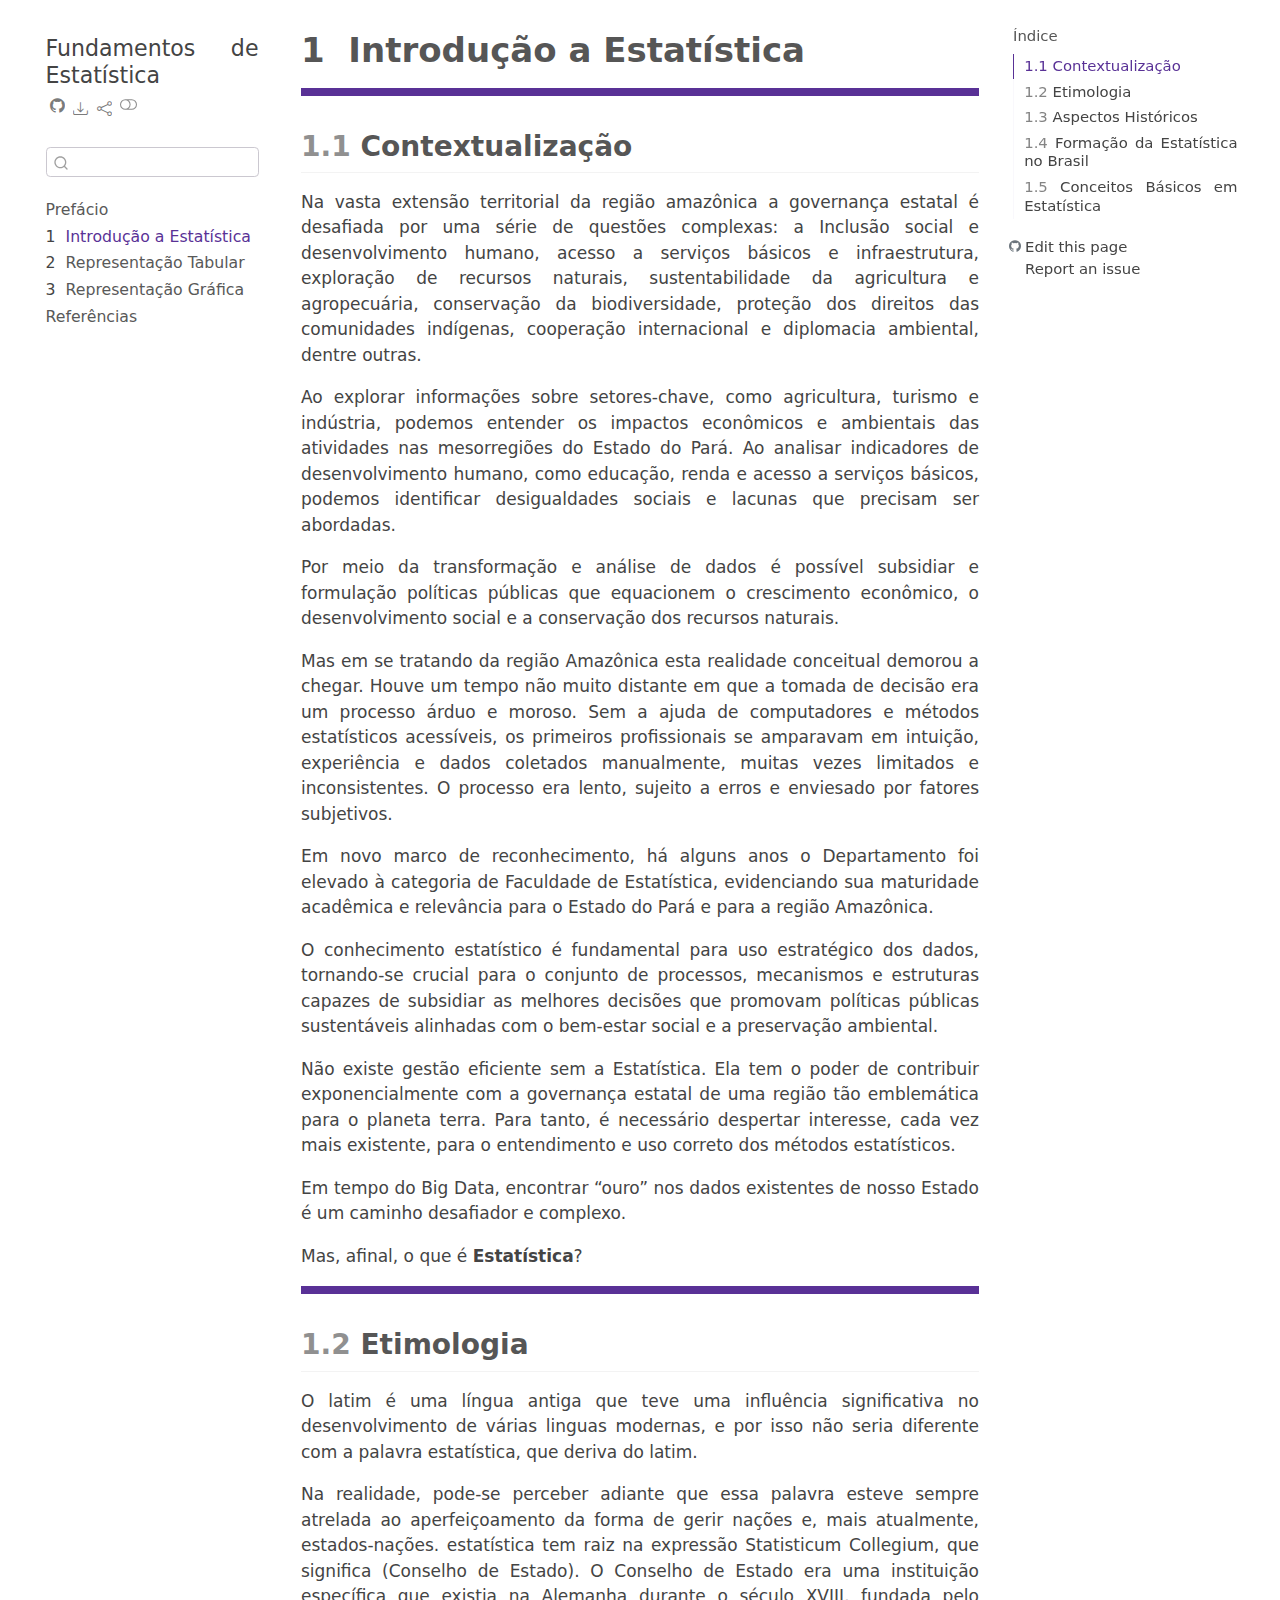
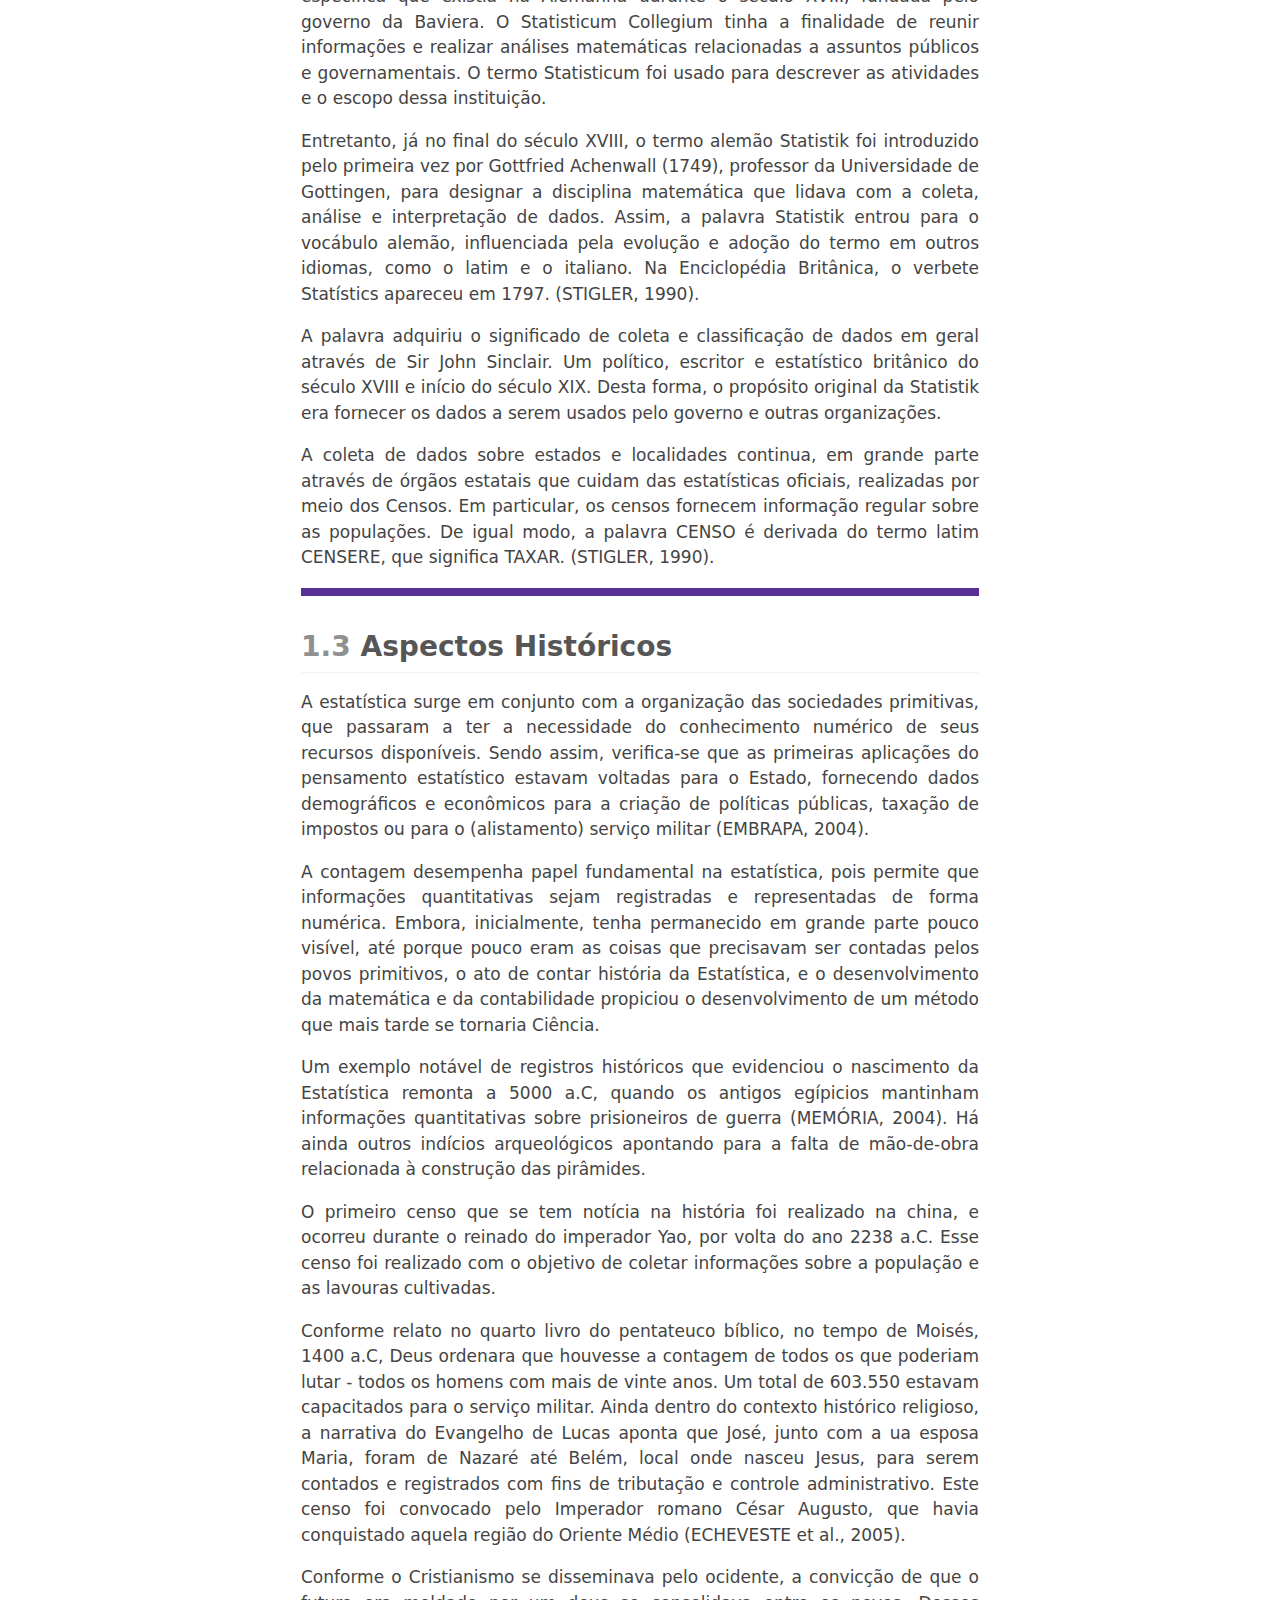
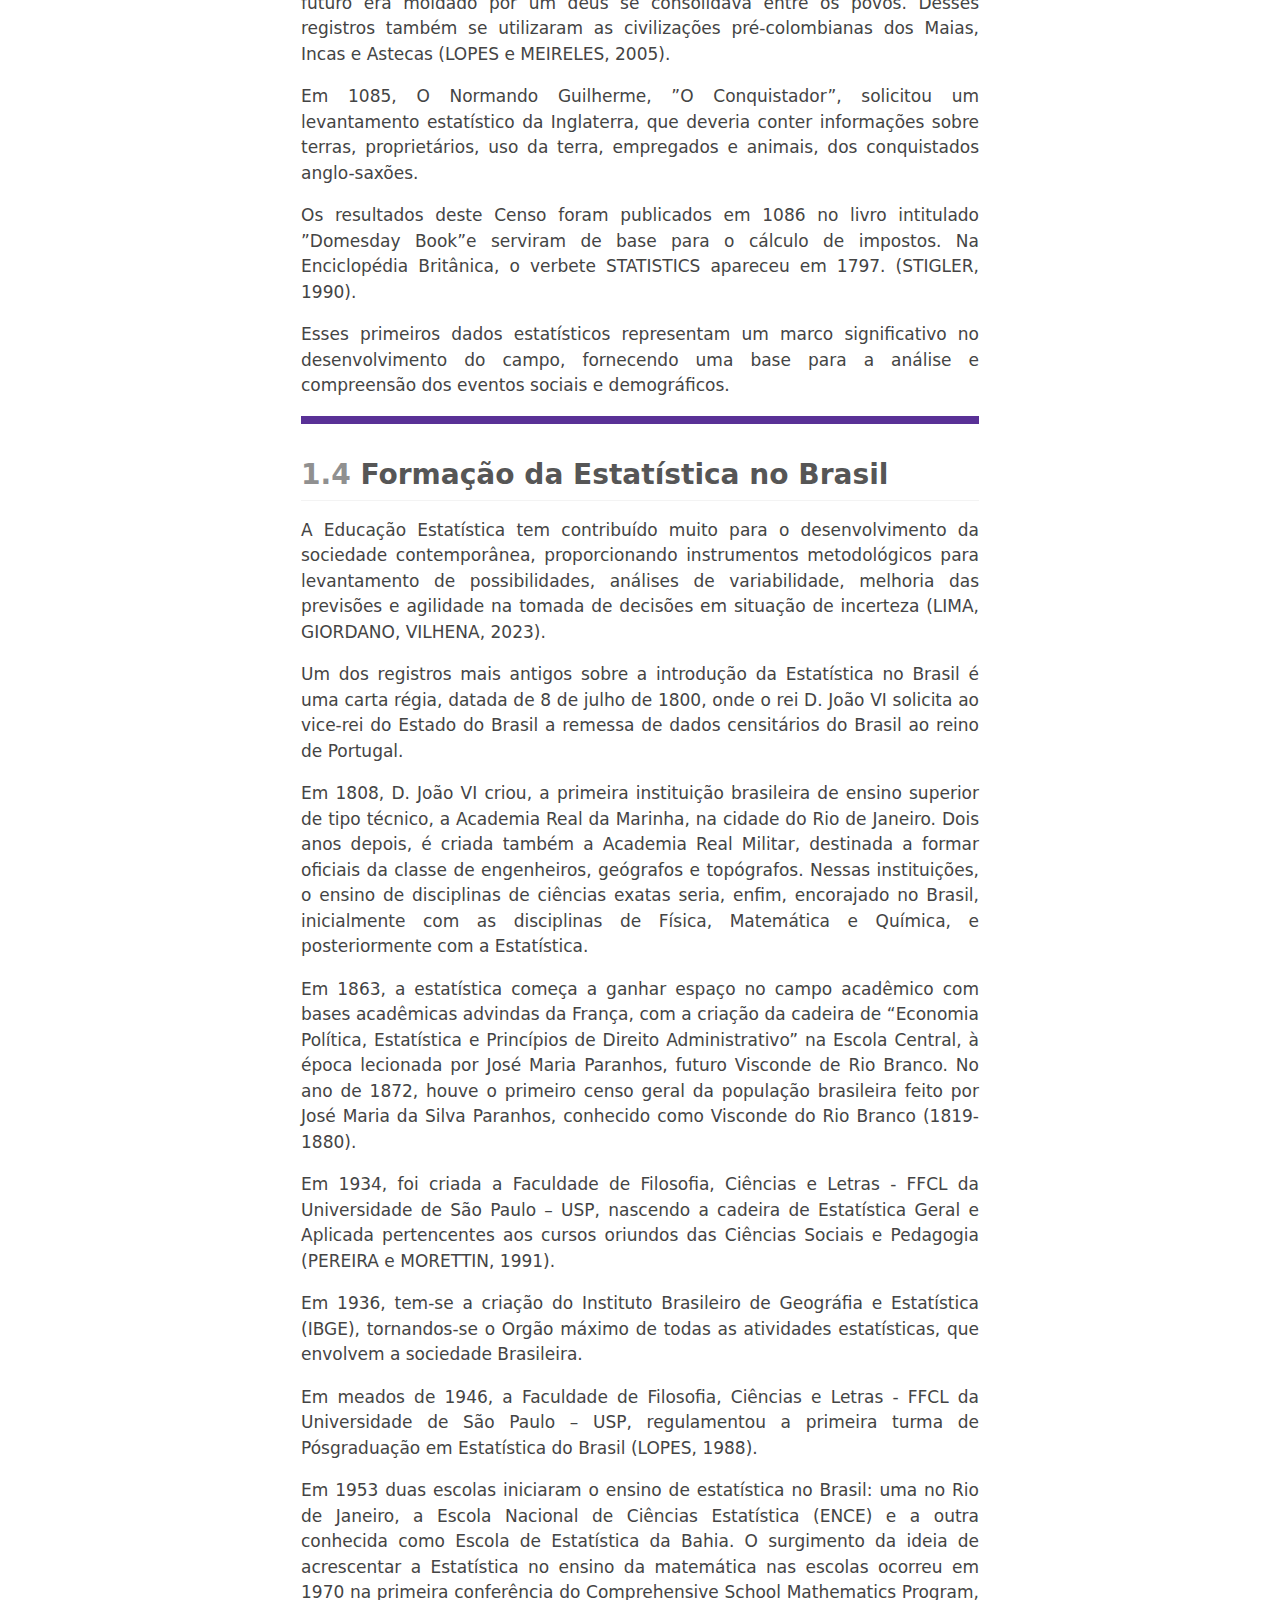
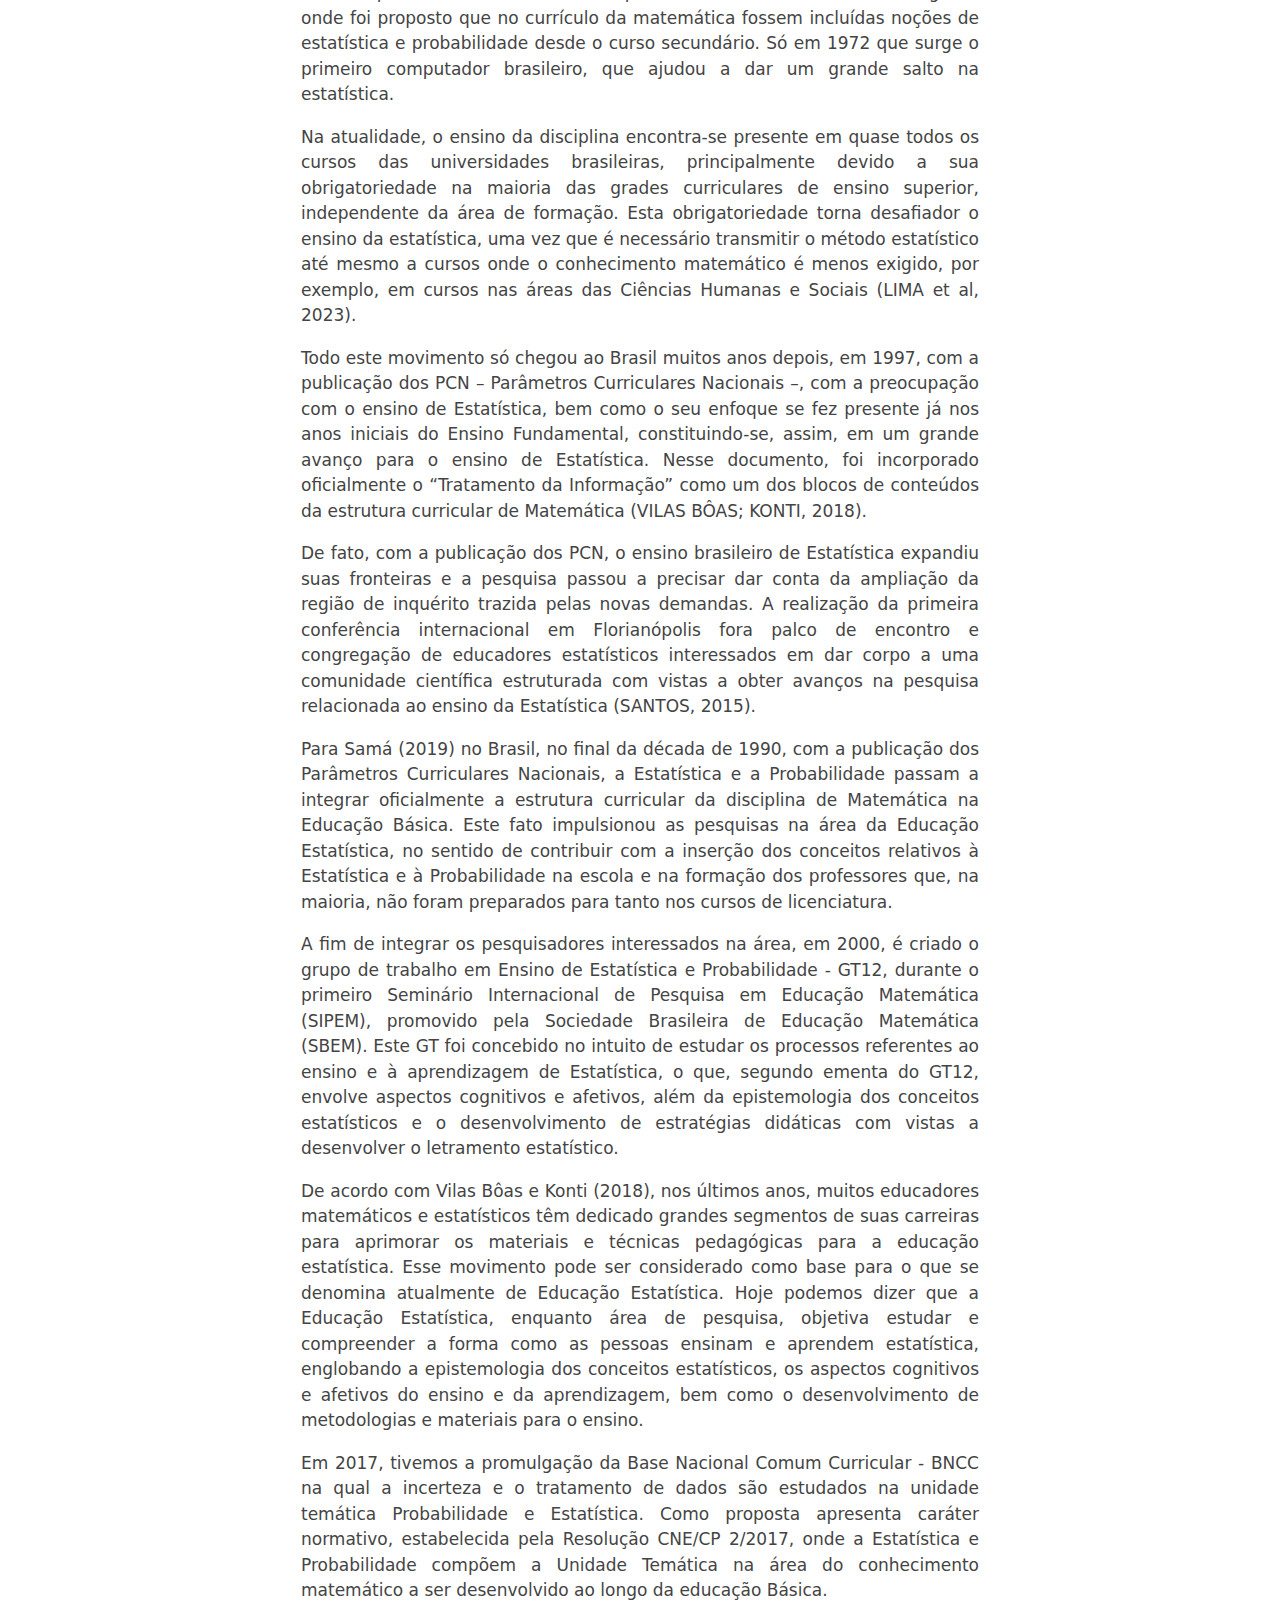
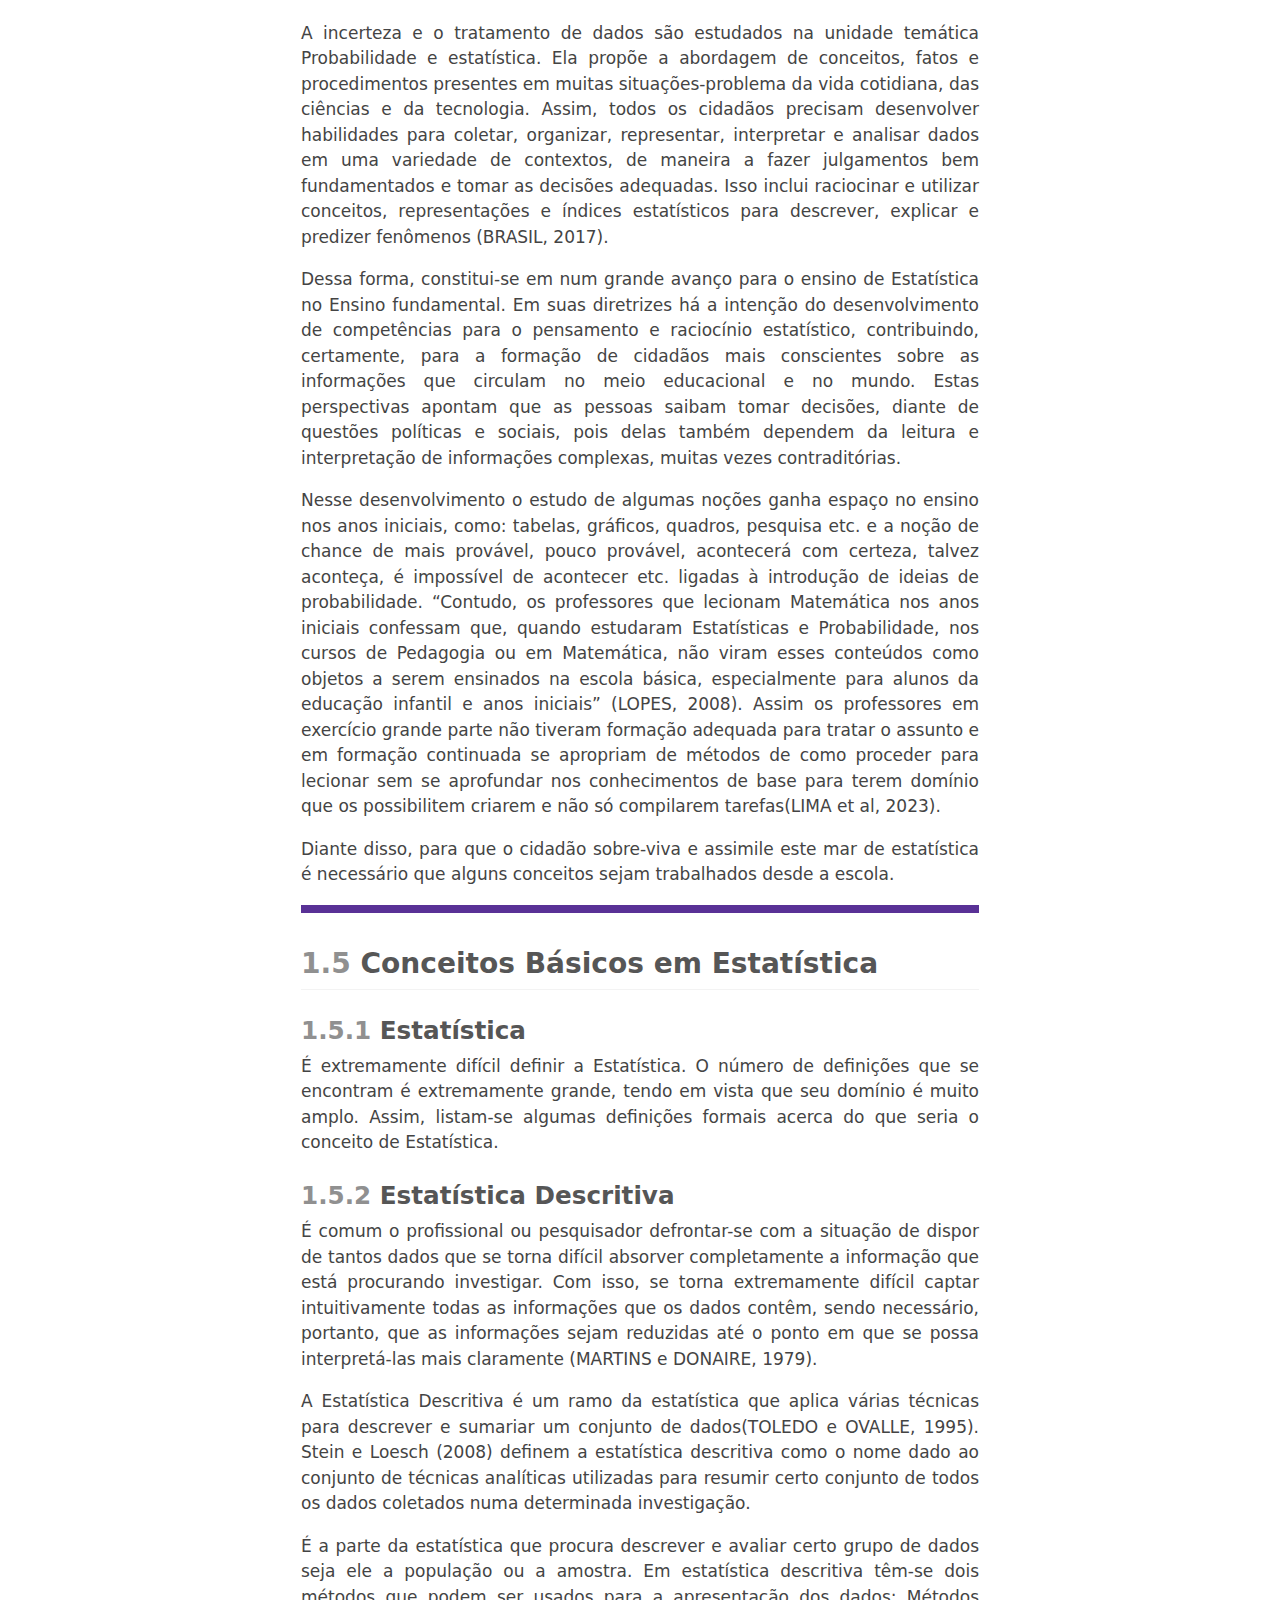
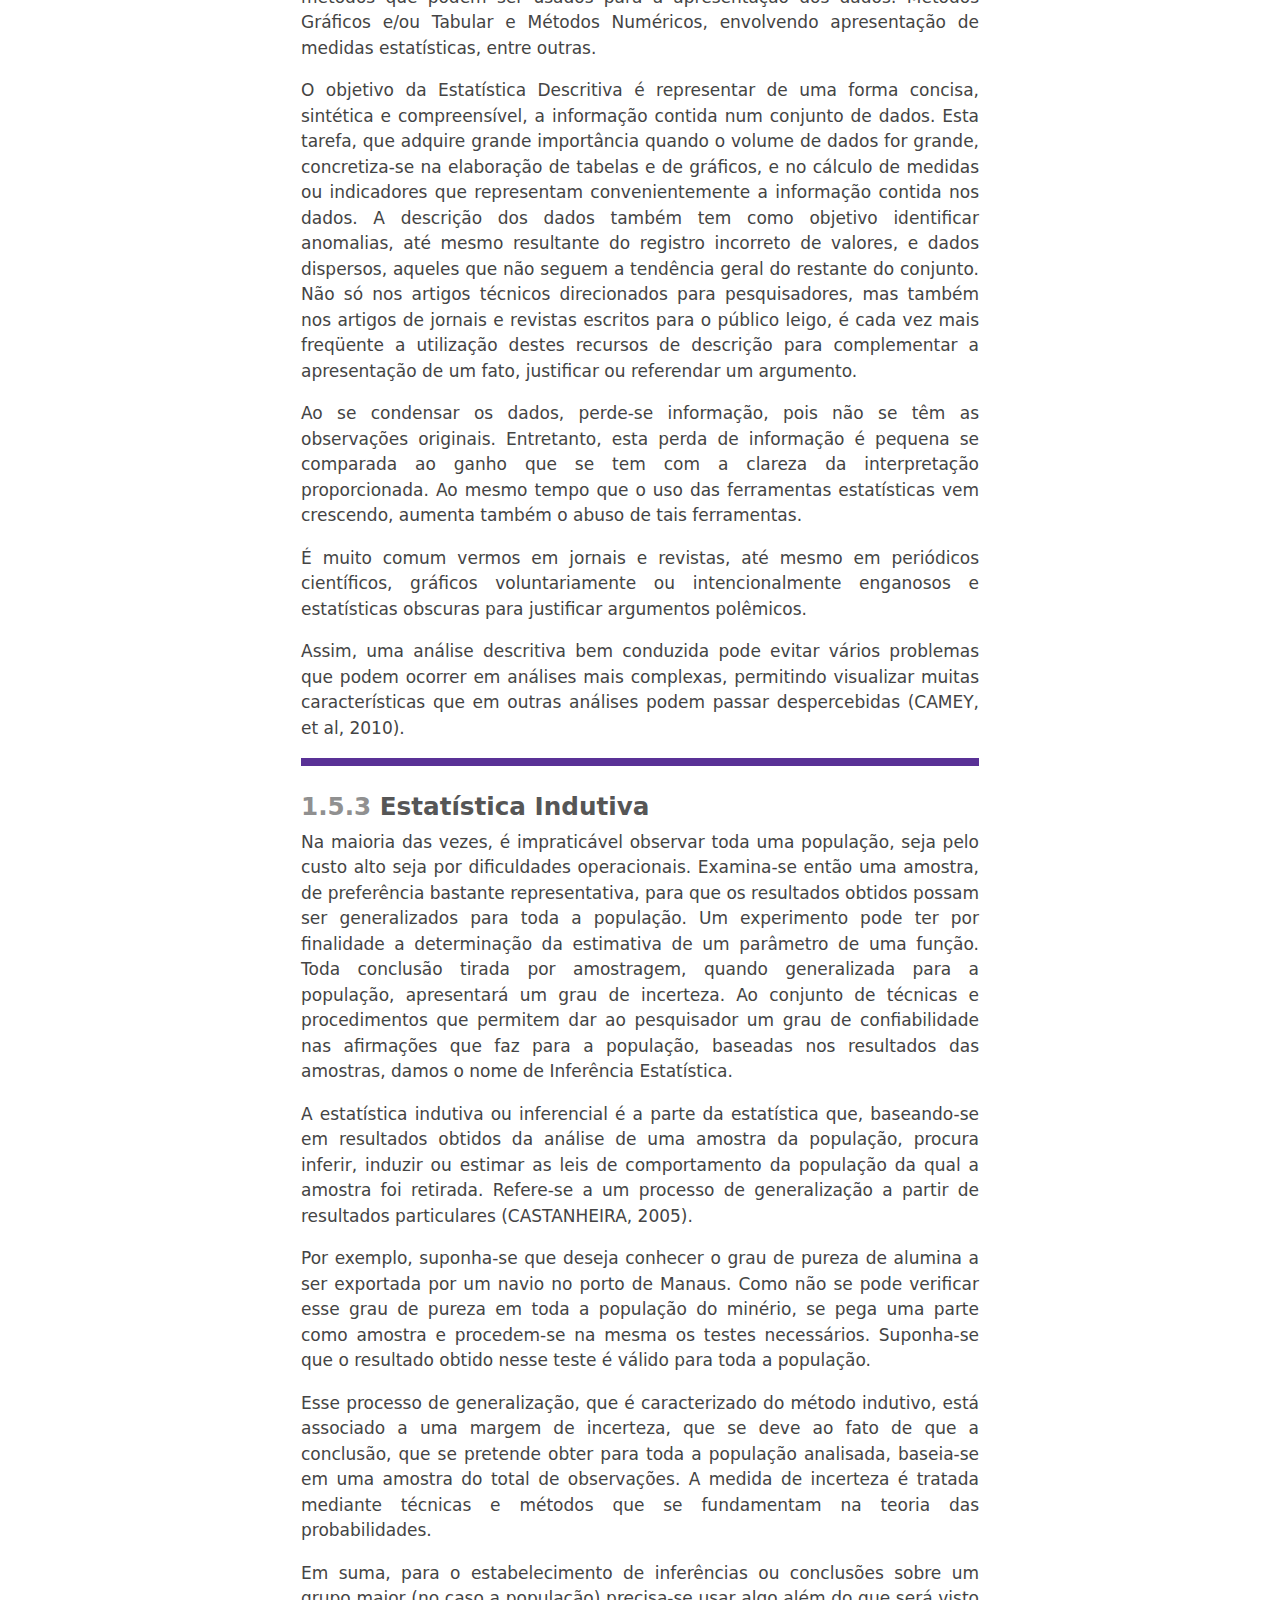
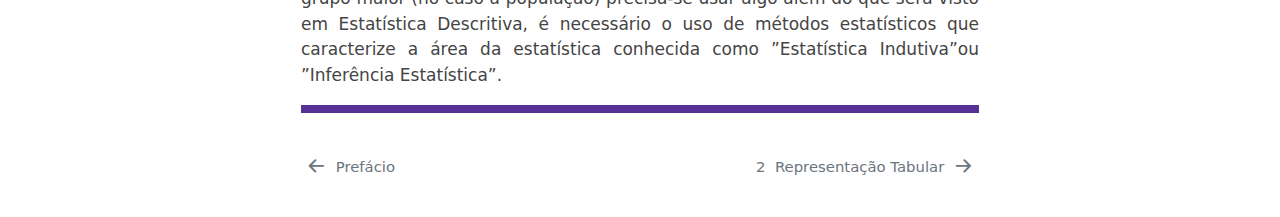
<file: _book/intro.html>
<!DOCTYPE html>
<html xmlns="http://www.w3.org/1999/xhtml" lang="en" xml:lang="en"><head>

<meta charset="utf-8">
<meta name="generator" content="quarto-1.3.433">

<meta name="viewport" content="width=device-width, initial-scale=1.0, user-scalable=yes">


<title>Fundamentos de Estatística - 1&nbsp; Introdução a Estatística</title>
<style>
code{white-space: pre-wrap;}
span.smallcaps{font-variant: small-caps;}
div.columns{display: flex; gap: min(4vw, 1.5em);}
div.column{flex: auto; overflow-x: auto;}
div.hanging-indent{margin-left: 1.5em; text-indent: -1.5em;}
ul.task-list{list-style: none;}
ul.task-list li input[type="checkbox"] {
  width: 0.8em;
  margin: 0 0.8em 0.2em -1em; /* quarto-specific, see https://github.com/quarto-dev/quarto-cli/issues/4556 */ 
  vertical-align: middle;
}
</style>


<script src="site_libs/quarto-nav/quarto-nav.js"></script>
<script src="site_libs/quarto-nav/headroom.min.js"></script>
<script src="site_libs/clipboard/clipboard.min.js"></script>
<script src="site_libs/quarto-search/autocomplete.umd.js"></script>
<script src="site_libs/quarto-search/fuse.min.js"></script>
<script src="site_libs/quarto-search/quarto-search.js"></script>
<meta name="quarto:offset" content="./">
<link href="./Tabelas.html" rel="next">
<link href="./index.html" rel="prev">
<script src="site_libs/quarto-html/quarto.js"></script>
<script src="site_libs/quarto-html/popper.min.js"></script>
<script src="site_libs/quarto-html/tippy.umd.min.js"></script>
<script src="site_libs/quarto-html/anchor.min.js"></script>
<link href="site_libs/quarto-html/tippy.css" rel="stylesheet">
<link href="site_libs/quarto-html/quarto-syntax-highlighting.css" rel="stylesheet" class="quarto-color-scheme" id="quarto-text-highlighting-styles">
<link href="site_libs/quarto-html/quarto-syntax-highlighting-dark.css" rel="prefetch" class="quarto-color-scheme quarto-color-alternate" id="quarto-text-highlighting-styles">
<script src="site_libs/bootstrap/bootstrap.min.js"></script>
<link href="site_libs/bootstrap/bootstrap-icons.css" rel="stylesheet">
<link href="site_libs/bootstrap/bootstrap.min.css" rel="stylesheet" class="quarto-color-scheme" id="quarto-bootstrap" data-mode="light">
<link href="site_libs/bootstrap/bootstrap-dark.min.css" rel="prefetch" class="quarto-color-scheme quarto-color-alternate" id="quarto-bootstrap" data-mode="dark">
<script id="quarto-search-options" type="application/json">{
  "location": "sidebar",
  "copy-button": false,
  "collapse-after": 3,
  "panel-placement": "start",
  "type": "textbox",
  "limit": 20,
  "language": {
    "search-no-results-text": "No results",
    "search-matching-documents-text": "matching documents",
    "search-copy-link-title": "Copy link to search",
    "search-hide-matches-text": "Hide additional matches",
    "search-more-match-text": "more match in this document",
    "search-more-matches-text": "more matches in this document",
    "search-clear-button-title": "Clear",
    "search-detached-cancel-button-title": "Cancel",
    "search-submit-button-title": "Submit",
    "search-label": "Search"
  }
}</script>
<script async="" src="https://hypothes.is/embed.js"></script>


</head>

<body class="nav-sidebar floating">

<div id="quarto-search-results"></div>
  <header id="quarto-header" class="headroom fixed-top">
  <nav class="quarto-secondary-nav">
    <div class="container-fluid d-flex">
      <button type="button" class="quarto-btn-toggle btn" data-bs-toggle="collapse" data-bs-target="#quarto-sidebar,#quarto-sidebar-glass" aria-controls="quarto-sidebar" aria-expanded="false" aria-label="Toggle sidebar navigation" onclick="if (window.quartoToggleHeadroom) { window.quartoToggleHeadroom(); }">
        <i class="bi bi-layout-text-sidebar-reverse"></i>
      </button>
      <nav class="quarto-page-breadcrumbs" aria-label="breadcrumb"><ol class="breadcrumb"><li class="breadcrumb-item"><a href="./intro.html"><span class="chapter-number">1</span>&nbsp; <span class="chapter-title">Introdução a Estatística</span></a></li></ol></nav>
      <a class="flex-grow-1" role="button" data-bs-toggle="collapse" data-bs-target="#quarto-sidebar,#quarto-sidebar-glass" aria-controls="quarto-sidebar" aria-expanded="false" aria-label="Toggle sidebar navigation" onclick="if (window.quartoToggleHeadroom) { window.quartoToggleHeadroom(); }">      
      </a>
      <button type="button" class="btn quarto-search-button" aria-label="" onclick="window.quartoOpenSearch();">
        <i class="bi bi-search"></i>
      </button>
    </div>
  </nav>
</header>
<!-- content -->
<div id="quarto-content" class="quarto-container page-columns page-rows-contents page-layout-article">
<!-- sidebar -->
  <nav id="quarto-sidebar" class="sidebar collapse collapse-horizontal sidebar-navigation floating overflow-auto">
    <div class="pt-lg-2 mt-2 text-left sidebar-header">
    <div class="sidebar-title mb-0 py-0">
      <a href="./">Fundamentos de Estatística</a> 
        <div class="sidebar-tools-main tools-wide">
    <a href="https://github.com/MarioDhiego/Book_Quarto_R" rel="" title="Source Code" class="quarto-navigation-tool px-1" aria-label="Source Code"><i class="bi bi-github"></i></a>
    <div class="dropdown">
      <a href="" title="Download" id="quarto-navigation-tool-dropdown-0" class="quarto-navigation-tool dropdown-toggle px-1" data-bs-toggle="dropdown" aria-expanded="false" aria-label="Download"><i class="bi bi-download"></i></a>
      <ul class="dropdown-menu" aria-labelledby="quarto-navigation-tool-dropdown-0">
          <li>
            <a class="dropdown-item sidebar-tools-main-item" href="./Fundamentos-de-Estatística-.pdf">
              <i class="bi bi-bi-file-pdf pe-1"></i>
            Download PDF
            </a>
          </li>
          <li>
            <a class="dropdown-item sidebar-tools-main-item" href="./Fundamentos-de-Estatística-.epub">
              <i class="bi bi-bi-journal pe-1"></i>
            Download ePub
            </a>
          </li>
      </ul>
    </div>
    <div class="dropdown">
      <a href="" title="Share" id="quarto-navigation-tool-dropdown-1" class="quarto-navigation-tool dropdown-toggle px-1" data-bs-toggle="dropdown" aria-expanded="false" aria-label="Share"><i class="bi bi-share"></i></a>
      <ul class="dropdown-menu" aria-labelledby="quarto-navigation-tool-dropdown-1">
          <li>
            <a class="dropdown-item sidebar-tools-main-item" href="https://twitter.com/intent/tweet?url=|url|">
              <i class="bi bi-bi-twitter pe-1"></i>
            Twitter
            </a>
          </li>
          <li>
            <a class="dropdown-item sidebar-tools-main-item" href="https://www.facebook.com/sharer/sharer.php?u=|url|">
              <i class="bi bi-bi-facebook pe-1"></i>
            Facebook
            </a>
          </li>
      </ul>
    </div>
  <a href="" class="quarto-color-scheme-toggle quarto-navigation-tool  px-1" onclick="window.quartoToggleColorScheme(); return false;" title="Toggle dark mode"><i class="bi"></i></a>
</div>
    </div>
      </div>
        <div class="mt-2 flex-shrink-0 align-items-center">
        <div class="sidebar-search">
        <div id="quarto-search" class="" title="Search"></div>
        </div>
        </div>
    <div class="sidebar-menu-container"> 
    <ul class="list-unstyled mt-1">
        <li class="sidebar-item">
  <div class="sidebar-item-container"> 
  <a href="./index.html" class="sidebar-item-text sidebar-link">
 <span class="menu-text">Prefácio</span></a>
  </div>
</li>
        <li class="sidebar-item">
  <div class="sidebar-item-container"> 
  <a href="./intro.html" class="sidebar-item-text sidebar-link active">
 <span class="menu-text"><span class="chapter-number">1</span>&nbsp; <span class="chapter-title">Introdução a Estatística</span></span></a>
  </div>
</li>
        <li class="sidebar-item">
  <div class="sidebar-item-container"> 
  <a href="./Tabelas.html" class="sidebar-item-text sidebar-link">
 <span class="menu-text"><span class="chapter-number">2</span>&nbsp; <span class="chapter-title">Representação Tabular</span></span></a>
  </div>
</li>
        <li class="sidebar-item">
  <div class="sidebar-item-container"> 
  <a href="./Graficos.html" class="sidebar-item-text sidebar-link">
 <span class="menu-text"><span class="chapter-number">3</span>&nbsp; <span class="chapter-title">Representação Gráfica</span></span></a>
  </div>
</li>
        <li class="sidebar-item">
  <div class="sidebar-item-container"> 
  <a href="./references.html" class="sidebar-item-text sidebar-link">
 <span class="menu-text">Referências</span></a>
  </div>
</li>
    </ul>
    </div>
</nav>
<div id="quarto-sidebar-glass" data-bs-toggle="collapse" data-bs-target="#quarto-sidebar,#quarto-sidebar-glass"></div>
<!-- margin-sidebar -->
    <div id="quarto-margin-sidebar" class="sidebar margin-sidebar">
        <nav id="TOC" role="doc-toc" class="toc-active">
    <h2 id="toc-title">Índice</h2>
   
  <ul>
  <li><a href="#contextualização" id="toc-contextualização" class="nav-link active" data-scroll-target="#contextualização"><span class="header-section-number">1.1</span> Contextualização</a></li>
  <li><a href="#etimologia" id="toc-etimologia" class="nav-link" data-scroll-target="#etimologia"><span class="header-section-number">1.2</span> Etimologia</a></li>
  <li><a href="#aspectos-históricos" id="toc-aspectos-históricos" class="nav-link" data-scroll-target="#aspectos-históricos"><span class="header-section-number">1.3</span> Aspectos Históricos</a></li>
  <li><a href="#formação-da-estatística-no-brasil" id="toc-formação-da-estatística-no-brasil" class="nav-link" data-scroll-target="#formação-da-estatística-no-brasil"><span class="header-section-number">1.4</span> Formação da Estatística no Brasil</a></li>
  <li><a href="#conceitos-básicos-em-estatística" id="toc-conceitos-básicos-em-estatística" class="nav-link" data-scroll-target="#conceitos-básicos-em-estatística"><span class="header-section-number">1.5</span> Conceitos Básicos em Estatística</a>
  <ul class="collapse">
  <li><a href="#estatística" id="toc-estatística" class="nav-link" data-scroll-target="#estatística"><span class="header-section-number">1.5.1</span> Estatística</a></li>
  <li><a href="#estatística-descritiva" id="toc-estatística-descritiva" class="nav-link" data-scroll-target="#estatística-descritiva"><span class="header-section-number">1.5.2</span> Estatística Descritiva</a></li>
  <li><a href="#estatística-indutiva" id="toc-estatística-indutiva" class="nav-link" data-scroll-target="#estatística-indutiva"><span class="header-section-number">1.5.3</span> Estatística Indutiva</a></li>
  </ul></li>
  </ul>
<div class="toc-actions"><div><i class="bi bi-github"></i></div><div class="action-links"><p><a href="https://github.com/MarioDhiego/Book_Quarto_R/edit/main/intro.qmd" class="toc-action">Edit this page</a></p><p><a href="https://github.com/MarioDhiego/Book_Quarto_R/issues/new" class="toc-action">Report an issue</a></p></div></div></nav>
    </div>
<!-- main -->
<main class="content" id="quarto-document-content">

<header id="title-block-header" class="quarto-title-block default">
<div class="quarto-title">
<h1 class="title"><span class="chapter-number">1</span>&nbsp; <span class="chapter-title">Introdução a Estatística</span></h1>
</div>



<div class="quarto-title-meta">

    
  
    
  </div>
  

</header>

<div class="progress">
<div class="progress-bar" style="width: 100%;">

</div>
</div>
<section id="contextualização" class="level2" data-number="1.1">
<h2 data-number="1.1" class="anchored" data-anchor-id="contextualização"><span class="header-section-number">1.1</span> Contextualização</h2>
<style>
body{text-align: justify}
</style>
<p>Na vasta extensão territorial da região amazônica a governança estatal é desafiada por uma série de questões complexas: a Inclusão social e desenvolvimento humano, acesso a serviços básicos e infraestrutura, exploração de recursos naturais, sustentabilidade da agricultura e agropecuária, conservação da biodiversidade, proteção dos direitos das comunidades indígenas, cooperação internacional e diplomacia ambiental, dentre outras.</p>
<p>Ao explorar informações sobre setores-chave, como agricultura, turismo e indústria, podemos entender os impactos econômicos e ambientais das atividades nas mesorregiões do Estado do Pará. Ao analisar indicadores de desenvolvimento humano, como educação, renda e acesso a serviços básicos, podemos identificar desigualdades sociais e lacunas que precisam ser abordadas.</p>
<p>Por meio da transformação e análise de dados é possível subsidiar e formulação políticas públicas que equacionem o crescimento econômico, o desenvolvimento social e a conservação dos recursos naturais.</p>
<p>Mas em se tratando da região Amazônica esta realidade conceitual demorou a chegar. Houve um tempo não muito distante em que a tomada de decisão era um processo árduo e moroso. Sem a ajuda de computadores e métodos estatísticos acessíveis, os primeiros profissionais se amparavam em intuição, experiência e dados coletados manualmente, muitas vezes limitados e inconsistentes. O processo era lento, sujeito a erros e enviesado por fatores subjetivos.</p>
<p>Em novo marco de reconhecimento, há alguns anos o Departamento foi elevado à categoria de Faculdade de Estatística, evidenciando sua maturidade acadêmica e relevância para o Estado do Pará e para a região Amazônica.</p>
<p>O conhecimento estatístico é fundamental para uso estratégico dos dados, tornando-se crucial para o conjunto de processos, mecanismos e estruturas capazes de subsidiar as melhores decisões que promovam políticas públicas sustentáveis alinhadas com o bem-estar social e a preservação ambiental.</p>
<p>Não existe gestão eficiente sem a Estatística. Ela tem o poder de contribuir exponencialmente com a governança estatal de uma região tão emblemática para o planeta terra. Para tanto, é necessário despertar interesse, cada vez mais existente, para o entendimento e uso correto dos métodos estatísticos.</p>
<p>Em tempo do Big Data, encontrar “ouro” nos dados existentes de nosso Estado é um caminho desafiador e complexo.</p>
<p>Mas, afinal, o que é <strong>Estatística</strong>?</p>
<div class="progress">
<div class="progress-bar" style="width: 100%;">

</div>
</div>
</section>
<section id="etimologia" class="level2" data-number="1.2">
<h2 data-number="1.2" class="anchored" data-anchor-id="etimologia"><span class="header-section-number">1.2</span> Etimologia</h2>
<p>O latim é uma língua antiga que teve uma influência significativa no desenvolvimento de várias linguas modernas, e por isso não seria diferente com a palavra estatística, que deriva do latim.</p>
<p>Na realidade, pode-se perceber adiante que essa palavra esteve sempre atrelada ao aperfeiçoamento da forma de gerir nações e, mais atualmente, estados-nações. estatística tem raiz na expressão Statisticum Collegium, que significa (Conselho de Estado). O Conselho de Estado era uma instituição específica que existia na Alemanha durante o século XVIII, fundada pelo governo da Baviera. O Statisticum Collegium tinha a finalidade de reunir informações e realizar análises matemáticas relacionadas a assuntos públicos e governamentais. O termo Statisticum foi usado para descrever as atividades e o escopo dessa instituição.</p>
<p>Entretanto, já no final do século XVIII, o termo alemão Statistik foi introduzido pelo primeira vez por Gottfried Achenwall (1749), professor da Universidade de Gottingen, para designar a disciplina matemática que lidava com a coleta, análise e interpretação de dados. Assim, a palavra Statistik entrou para o vocábulo alemão, influenciada pela evolução e adoção do termo em outros idiomas, como o latim e o italiano. Na Enciclopédia Britânica, o verbete Statístics apareceu em 1797. (STIGLER, 1990).</p>
<p>A palavra adquiriu o significado de coleta e classificação de dados em geral através de Sir John Sinclair. Um político, escritor e estatístico britânico do século XVIII e início do século XIX. Desta forma, o propósito original da Statistik era fornecer os dados a serem usados pelo governo e outras organizações.</p>
<p>A coleta de dados sobre estados e localidades continua, em grande parte através de órgãos estatais que cuidam das estatísticas oficiais, realizadas por meio dos Censos. Em particular, os censos fornecem informação regular sobre as populações. De igual modo, a palavra CENSO é derivada do termo latim CENSERE, que significa TAXAR. (STIGLER, 1990).</p>
<div class="progress">
<div class="progress-bar" style="width: 100%;">

</div>
</div>
</section>
<section id="aspectos-históricos" class="level2" data-number="1.3">
<h2 data-number="1.3" class="anchored" data-anchor-id="aspectos-históricos"><span class="header-section-number">1.3</span> Aspectos Históricos</h2>
<p>A estatística surge em conjunto com a organização das sociedades primitivas, que passaram a ter a necessidade do conhecimento numérico de seus recursos disponíveis. Sendo assim, verifica-se que as primeiras aplicações do pensamento estatístico estavam voltadas para o Estado, fornecendo dados demográficos e econômicos para a criação de políticas públicas, taxação de impostos ou para o (alistamento) serviço militar (EMBRAPA, 2004).</p>
<p>A contagem desempenha papel fundamental na estatística, pois permite que informações quantitativas sejam registradas e representadas de forma numérica. Embora, inicialmente, tenha permanecido em grande parte pouco visível, até porque pouco eram as coisas que precisavam ser contadas pelos povos primitivos, o ato de contar história da Estatística, e o desenvolvimento da matemática e da contabilidade propiciou o desenvolvimento de um método que mais tarde se tornaria Ciência.</p>
<p>Um exemplo notável de registros históricos que evidenciou o nascimento da Estatística remonta a 5000 a.C, quando os antigos egípicios mantinham informações quantitativas sobre prisioneiros de guerra (MEMÓRIA, 2004). Há ainda outros indícios arqueológicos apontando para a falta de mão-de-obra relacionada à construção das pirâmides.</p>
<p>O primeiro censo que se tem notícia na história foi realizado na china, e ocorreu durante o reinado do imperador Yao, por volta do ano 2238 a.C. Esse censo foi realizado com o objetivo de coletar informações sobre a população e as lavouras cultivadas.</p>
<p>Conforme relato no quarto livro do pentateuco bíblico, no tempo de Moisés, 1400 a.C, Deus ordenara que houvesse a contagem de todos os que poderiam lutar - todos os homens com mais de vinte anos. Um total de 603.550 estavam capacitados para o serviço militar. Ainda dentro do contexto histórico religioso, a narrativa do Evangelho de Lucas aponta que José, junto com a ua esposa Maria, foram de Nazaré até Belém, local onde nasceu Jesus, para serem contados e registrados com fins de tributação e controle administrativo. Este censo foi convocado pelo Imperador romano César Augusto, que havia conquistado aquela região do Oriente Médio (ECHEVESTE et al., 2005).</p>
<p>Conforme o Cristianismo se disseminava pelo ocidente, a convicção de que o futuro era moldado por um deus se consolidava entre os povos. Desses registros também se utilizaram as civilizações pré-colombianas dos Maias, Incas e Astecas (LOPES e MEIRELES, 2005).</p>
<p>Em 1085, O Normando Guilherme, ”O Conquistador”, solicitou um levantamento estatístico da Inglaterra, que deveria conter informações sobre terras, proprietários, uso da terra, empregados e animais, dos conquistados anglo-saxões.</p>
<p>Os resultados deste Censo foram publicados em 1086 no livro intitulado ”Domesday Book”e serviram de base para o cálculo de impostos. Na Enciclopédia Britânica, o verbete STATISTICS apareceu em 1797. (STIGLER, 1990).</p>
<p>Esses primeiros dados estatísticos representam um marco significativo no desenvolvimento do campo, fornecendo uma base para a análise e compreensão dos eventos sociais e demográficos.</p>
<div class="progress">
<div class="progress-bar" style="width: 100%;">

</div>
</div>
</section>
<section id="formação-da-estatística-no-brasil" class="level2" data-number="1.4">
<h2 data-number="1.4" class="anchored" data-anchor-id="formação-da-estatística-no-brasil"><span class="header-section-number">1.4</span> Formação da Estatística no Brasil</h2>
<p>A Educação Estatística tem contribuído muito para o desenvolvimento da sociedade contemporânea, proporcionando instrumentos metodológicos para levantamento de possibilidades, análises de variabilidade, melhoria das previsões e agilidade na tomada de decisões em situação de incerteza (LIMA, GIORDANO, VILHENA, 2023).</p>
<p>Um dos registros mais antigos sobre a introdução da Estatística no Brasil é uma carta régia, datada de 8 de julho de 1800, onde o rei D. João VI solicita ao vice-rei do Estado do Brasil a remessa de dados censitários do Brasil ao reino de Portugal.</p>
<p>Em 1808, D. João VI criou, a primeira instituição brasileira de ensino superior de tipo técnico, a Academia Real da Marinha, na cidade do Rio de Janeiro. Dois anos depois, é criada também a Academia Real Militar, destinada a formar oficiais da classe de engenheiros, geógrafos e topógrafos. Nessas instituições, o ensino de disciplinas de ciências exatas seria, enfim, encorajado no Brasil, inicialmente com as disciplinas de Física, Matemática e Química, e posteriormente com a Estatística.</p>
<p>Em 1863, a estatística começa a ganhar espaço no campo acadêmico com bases acadêmicas advindas da França, com a criação da cadeira de “Economia Política, Estatística e Princípios de Direito Administrativo” na Escola Central, à época lecionada por José Maria Paranhos, futuro Visconde de Rio Branco. No ano de 1872, houve o primeiro censo geral da população brasileira feito por José Maria da Silva Paranhos, conhecido como Visconde do Rio Branco (1819- 1880).</p>
<p>Em 1934, foi criada a Faculdade de Filosofia, Ciências e Letras - FFCL da Universidade de São Paulo – USP, nascendo a cadeira de Estatística Geral e Aplicada pertencentes aos cursos oriundos das Ciências Sociais e Pedagogia (PEREIRA e MORETTIN, 1991).</p>
<p>Em 1936, tem-se a criação do Instituto Brasileiro de Geográfia e Estatística (IBGE), tornandos-se o Orgão máximo de todas as atividades estatísticas, que envolvem a sociedade Brasileira.</p>
<p>Em meados de 1946, a Faculdade de Filosofia, Ciências e Letras - FFCL da Universidade de São Paulo – USP, regulamentou a primeira turma de Pósgraduação em Estatística do Brasil (LOPES, 1988).</p>
<p>Em 1953 duas escolas iniciaram o ensino de estatística no Brasil: uma no Rio de Janeiro, a Escola Nacional de Ciências Estatística (ENCE) e a outra conhecida como Escola de Estatística da Bahia. O surgimento da ideia de acrescentar a Estatística no ensino da matemática nas escolas ocorreu em 1970 na primeira conferência do Comprehensive School Mathematics Program, onde foi proposto que no currículo da matemática fossem incluídas noções de estatística e probabilidade desde o curso secundário. Só em 1972 que surge o primeiro computador brasileiro, que ajudou a dar um grande salto na estatística.</p>
<p>Na atualidade, o ensino da disciplina encontra-se presente em quase todos os cursos das universidades brasileiras, principalmente devido a sua obrigatoriedade na maioria das grades curriculares de ensino superior, independente da área de formação. Esta obrigatoriedade torna desafiador o ensino da estatística, uma vez que é necessário transmitir o método estatístico até mesmo a cursos onde o conhecimento matemático é menos exigido, por exemplo, em cursos nas áreas das Ciências Humanas e Sociais (LIMA et al, 2023).</p>
<p>Todo este movimento só chegou ao Brasil muitos anos depois, em 1997, com a publicação dos PCN – Parâmetros Curriculares Nacionais –, com a preocupação com o ensino de Estatística, bem como o seu enfoque se fez presente já nos anos iniciais do Ensino Fundamental, constituindo-se, assim, em um grande avanço para o ensino de Estatística. Nesse documento, foi incorporado oficialmente o “Tratamento da Informação” como um dos blocos de conteúdos da estrutura curricular de Matemática (VILAS BÔAS; KONTI, 2018).</p>
<p>De fato, com a publicação dos PCN, o ensino brasileiro de Estatística expandiu suas fronteiras e a pesquisa passou a precisar dar conta da ampliação da região de inquérito trazida pelas novas demandas. A realização da primeira conferência internacional em Florianópolis fora palco de encontro e congregação de educadores estatísticos interessados em dar corpo a uma comunidade científica estruturada com vistas a obter avanços na pesquisa relacionada ao ensino da Estatística (SANTOS, 2015).</p>
<p>Para Samá (2019) no Brasil, no final da década de 1990, com a publicação dos Parâmetros Curriculares Nacionais, a Estatística e a Probabilidade passam a integrar oficialmente a estrutura curricular da disciplina de Matemática na Educação Básica. Este fato impulsionou as pesquisas na área da Educação Estatística, no sentido de contribuir com a inserção dos conceitos relativos à Estatística e à Probabilidade na escola e na formação dos professores que, na maioria, não foram preparados para tanto nos cursos de licenciatura.</p>
<p>A fim de integrar os pesquisadores interessados na área, em 2000, é criado o grupo de trabalho em Ensino de Estatística e Probabilidade - GT12, durante o primeiro Seminário Internacional de Pesquisa em Educação Matemática (SIPEM), promovido pela Sociedade Brasileira de Educação Matemática (SBEM). Este GT foi concebido no intuito de estudar os processos referentes ao ensino e à aprendizagem de Estatística, o que, segundo ementa do GT12, envolve aspectos cognitivos e afetivos, além da epistemologia dos conceitos estatísticos e o desenvolvimento de estratégias didáticas com vistas a desenvolver o letramento estatístico.</p>
<p>De acordo com Vilas Bôas e Konti (2018), nos últimos anos, muitos educadores matemáticos e estatísticos têm dedicado grandes segmentos de suas carreiras para aprimorar os materiais e técnicas pedagógicas para a educação estatística. Esse movimento pode ser considerado como base para o que se denomina atualmente de Educação Estatística. Hoje podemos dizer que a Educação Estatística, enquanto área de pesquisa, objetiva estudar e compreender a forma como as pessoas ensinam e aprendem estatística, englobando a epistemologia dos conceitos estatísticos, os aspectos cognitivos e afetivos do ensino e da aprendizagem, bem como o desenvolvimento de metodologias e materiais para o ensino.</p>
<p>Em 2017, tivemos a promulgação da Base Nacional Comum Curricular - BNCC na qual a incerteza e o tratamento de dados são estudados na unidade temática Probabilidade e Estatística. Como proposta apresenta caráter normativo, estabelecida pela Resolução CNE/CP 2/2017, onde a Estatística e Probabilidade compõem a Unidade Temática na área do conhecimento matemático a ser desenvolvido ao longo da educação Básica.</p>
<p>A incerteza e o tratamento de dados são estudados na unidade temática Probabilidade e estatística. Ela propõe a abordagem de conceitos, fatos e procedimentos presentes em muitas situações-problema da vida cotidiana, das ciências e da tecnologia. Assim, todos os cidadãos precisam desenvolver habilidades para coletar, organizar, representar, interpretar e analisar dados em uma variedade de contextos, de maneira a fazer julgamentos bem fundamentados e tomar as decisões adequadas. Isso inclui raciocinar e utilizar conceitos, representações e índices estatísticos para descrever, explicar e predizer fenômenos (BRASIL, 2017).</p>
<p>Dessa forma, constitui-se em num grande avanço para o ensino de Estatística no Ensino fundamental. Em suas diretrizes há a intenção do desenvolvimento de competências para o pensamento e raciocínio estatístico, contribuindo, certamente, para a formação de cidadãos mais conscientes sobre as informações que circulam no meio educacional e no mundo. Estas perspectivas apontam que as pessoas saibam tomar decisões, diante de questões políticas e sociais, pois delas também dependem da leitura e interpretação de informações complexas, muitas vezes contraditórias.</p>
<p>Nesse desenvolvimento o estudo de algumas noções ganha espaço no ensino nos anos iniciais, como: tabelas, gráficos, quadros, pesquisa etc. e a noção de chance de mais provável, pouco provável, acontecerá com certeza, talvez aconteça, é impossível de acontecer etc. ligadas à introdução de ideias de probabilidade. “Contudo, os professores que lecionam Matemática nos anos iniciais confessam que, quando estudaram Estatísticas e Probabilidade, nos cursos de Pedagogia ou em Matemática, não viram esses conteúdos como objetos a serem ensinados na escola básica, especialmente para alunos da educação infantil e anos iniciais” (LOPES, 2008). Assim os professores em exercício grande parte não tiveram formação adequada para tratar o assunto e em formação continuada se apropriam de métodos de como proceder para lecionar sem se aprofundar nos conhecimentos de base para terem domínio que os possibilitem criarem e não só compilarem tarefas(LIMA et al, 2023).</p>
<p>Diante disso, para que o cidadão sobre-viva e assimile este mar de estatística é necessário que alguns conceitos sejam trabalhados desde a escola.</p>
<div class="progress">
<div class="progress-bar" style="width: 100%;">

</div>
</div>
</section>
<section id="conceitos-básicos-em-estatística" class="level2" data-number="1.5">
<h2 data-number="1.5" class="anchored" data-anchor-id="conceitos-básicos-em-estatística"><span class="header-section-number">1.5</span> Conceitos Básicos em Estatística</h2>
<section id="estatística" class="level3" data-number="1.5.1">
<h3 data-number="1.5.1" class="anchored" data-anchor-id="estatística"><span class="header-section-number">1.5.1</span> Estatística</h3>
<p>É extremamente difícil definir a Estatística. O número de definições que se encontram é extremamente grande, tendo em vista que seu domínio é muito amplo. Assim, listam-se algumas definições formais acerca do que seria o conceito de Estatística.</p>
</section>
<section id="estatística-descritiva" class="level3" data-number="1.5.2">
<h3 data-number="1.5.2" class="anchored" data-anchor-id="estatística-descritiva"><span class="header-section-number">1.5.2</span> Estatística Descritiva</h3>
<p>É comum o profissional ou pesquisador defrontar-se com a situação de dispor de tantos dados que se torna difícil absorver completamente a informação que está procurando investigar. Com isso, se torna extremamente difícil captar intuitivamente todas as informações que os dados contêm, sendo necessário, portanto, que as informações sejam reduzidas até o ponto em que se possa interpretá-las mais claramente (MARTINS e DONAIRE, 1979).</p>
<p>A Estatística Descritiva é um ramo da estatística que aplica várias técnicas para descrever e sumariar um conjunto de dados(TOLEDO e OVALLE, 1995). Stein e Loesch (2008) definem a estatística descritiva como o nome dado ao conjunto de técnicas analíticas utilizadas para resumir certo conjunto de todos os dados coletados numa determinada investigação.</p>
<p>É a parte da estatística que procura descrever e avaliar certo grupo de dados seja ele a população ou a amostra. Em estatística descritiva têm-se dois métodos que podem ser usados para a apresentação dos dados: Métodos Gráficos e/ou Tabular e Métodos Numéricos, envolvendo apresentação de medidas estatísticas, entre outras.</p>
<p>O objetivo da Estatística Descritiva é representar de uma forma concisa, sintética e compreensível, a informação contida num conjunto de dados. Esta tarefa, que adquire grande importância quando o volume de dados for grande, concretiza-se na elaboração de tabelas e de gráficos, e no cálculo de medidas ou indicadores que representam convenientemente a informação contida nos dados. A descrição dos dados também tem como objetivo identificar anomalias, até mesmo resultante do registro incorreto de valores, e dados dispersos, aqueles que não seguem a tendência geral do restante do conjunto. Não só nos artigos técnicos direcionados para pesquisadores, mas também nos artigos de jornais e revistas escritos para o público leigo, é cada vez mais freqüente a utilização destes recursos de descrição para complementar a apresentação de um fato, justificar ou referendar um argumento.</p>
<p>Ao se condensar os dados, perde-se informação, pois não se têm as observações originais. Entretanto, esta perda de informação é pequena se comparada ao ganho que se tem com a clareza da interpretação proporcionada. Ao mesmo tempo que o uso das ferramentas estatísticas vem crescendo, aumenta também o abuso de tais ferramentas.</p>
<p>É muito comum vermos em jornais e revistas, até mesmo em periódicos científicos, gráficos voluntariamente ou intencionalmente enganosos e estatísticas obscuras para justificar argumentos polêmicos.</p>
<p>Assim, uma análise descritiva bem conduzida pode evitar vários problemas que podem ocorrer em análises mais complexas, permitindo visualizar muitas características que em outras análises podem passar despercebidas (CAMEY, et al, 2010).</p>
<div class="progress">
<div class="progress-bar" style="width: 100%;">

</div>
</div>
</section>
<section id="estatística-indutiva" class="level3" data-number="1.5.3">
<h3 data-number="1.5.3" class="anchored" data-anchor-id="estatística-indutiva"><span class="header-section-number">1.5.3</span> Estatística Indutiva</h3>
<p>Na maioria das vezes, é impraticável observar toda uma população, seja pelo custo alto seja por dificuldades operacionais. Examina-se então uma amostra, de preferência bastante representativa, para que os resultados obtidos possam ser generalizados para toda a população. Um experimento pode ter por finalidade a determinação da estimativa de um parâmetro de uma função. Toda conclusão tirada por amostragem, quando generalizada para a população, apresentará um grau de incerteza. Ao conjunto de técnicas e procedimentos que permitem dar ao pesquisador um grau de confiabilidade nas afirmações que faz para a população, baseadas nos resultados das amostras, damos o nome de Inferência Estatística.</p>
<p>A estatística indutiva ou inferencial é a parte da estatística que, baseando-se em resultados obtidos da análise de uma amostra da população, procura inferir, induzir ou estimar as leis de comportamento da população da qual a amostra foi retirada. Refere-se a um processo de generalização a partir de resultados particulares (CASTANHEIRA, 2005).</p>
<p>Por exemplo, suponha-se que deseja conhecer o grau de pureza de alumina a ser exportada por um navio no porto de Manaus. Como não se pode verificar esse grau de pureza em toda a população do minério, se pega uma parte como amostra e procedem-se na mesma os testes necessários. Suponha-se que o resultado obtido nesse teste é válido para toda a população.</p>
<p>Esse processo de generalização, que é caracterizado do método indutivo, está associado a uma margem de incerteza, que se deve ao fato de que a conclusão, que se pretende obter para toda a população analisada, baseia-se em uma amostra do total de observações. A medida de incerteza é tratada mediante técnicas e métodos que se fundamentam na teoria das probabilidades.</p>
<p>Em suma, para o estabelecimento de inferências ou conclusões sobre um grupo maior (no caso a população) precisa-se usar algo além do que será visto em Estatística Descritiva, é necessário o uso de métodos estatísticos que caracterize a área da estatística conhecida como ”Estatística Indutiva”ou ”Inferência Estatística”.</p>
<div class="progress">
<div class="progress-bar" style="width: 100%;">

</div>
</div>


</section>
</section>

</main> <!-- /main -->
<script id="quarto-html-after-body" type="application/javascript">
window.document.addEventListener("DOMContentLoaded", function (event) {
  const toggleBodyColorMode = (bsSheetEl) => {
    const mode = bsSheetEl.getAttribute("data-mode");
    const bodyEl = window.document.querySelector("body");
    if (mode === "dark") {
      bodyEl.classList.add("quarto-dark");
      bodyEl.classList.remove("quarto-light");
    } else {
      bodyEl.classList.add("quarto-light");
      bodyEl.classList.remove("quarto-dark");
    }
  }
  const toggleBodyColorPrimary = () => {
    const bsSheetEl = window.document.querySelector("link#quarto-bootstrap");
    if (bsSheetEl) {
      toggleBodyColorMode(bsSheetEl);
    }
  }
  toggleBodyColorPrimary();  
  const disableStylesheet = (stylesheets) => {
    for (let i=0; i < stylesheets.length; i++) {
      const stylesheet = stylesheets[i];
      stylesheet.rel = 'prefetch';
    }
  }
  const enableStylesheet = (stylesheets) => {
    for (let i=0; i < stylesheets.length; i++) {
      const stylesheet = stylesheets[i];
      stylesheet.rel = 'stylesheet';
    }
  }
  const manageTransitions = (selector, allowTransitions) => {
    const els = window.document.querySelectorAll(selector);
    for (let i=0; i < els.length; i++) {
      const el = els[i];
      if (allowTransitions) {
        el.classList.remove('notransition');
      } else {
        el.classList.add('notransition');
      }
    }
  }
  const toggleColorMode = (alternate) => {
    // Switch the stylesheets
    const alternateStylesheets = window.document.querySelectorAll('link.quarto-color-scheme.quarto-color-alternate');
    manageTransitions('#quarto-margin-sidebar .nav-link', false);
    if (alternate) {
      enableStylesheet(alternateStylesheets);
      for (const sheetNode of alternateStylesheets) {
        if (sheetNode.id === "quarto-bootstrap") {
          toggleBodyColorMode(sheetNode);
        }
      }
    } else {
      disableStylesheet(alternateStylesheets);
      toggleBodyColorPrimary();
    }
    manageTransitions('#quarto-margin-sidebar .nav-link', true);
    // Switch the toggles
    const toggles = window.document.querySelectorAll('.quarto-color-scheme-toggle');
    for (let i=0; i < toggles.length; i++) {
      const toggle = toggles[i];
      if (toggle) {
        if (alternate) {
          toggle.classList.add("alternate");     
        } else {
          toggle.classList.remove("alternate");
        }
      }
    }
    // Hack to workaround the fact that safari doesn't
    // properly recolor the scrollbar when toggling (#1455)
    if (navigator.userAgent.indexOf('Safari') > 0 && navigator.userAgent.indexOf('Chrome') == -1) {
      manageTransitions("body", false);
      window.scrollTo(0, 1);
      setTimeout(() => {
        window.scrollTo(0, 0);
        manageTransitions("body", true);
      }, 40);  
    }
  }
  const isFileUrl = () => { 
    return window.location.protocol === 'file:';
  }
  const hasAlternateSentinel = () => {  
    let styleSentinel = getColorSchemeSentinel();
    if (styleSentinel !== null) {
      return styleSentinel === "alternate";
    } else {
      return false;
    }
  }
  const setStyleSentinel = (alternate) => {
    const value = alternate ? "alternate" : "default";
    if (!isFileUrl()) {
      window.localStorage.setItem("quarto-color-scheme", value);
    } else {
      localAlternateSentinel = value;
    }
  }
  const getColorSchemeSentinel = () => {
    if (!isFileUrl()) {
      const storageValue = window.localStorage.getItem("quarto-color-scheme");
      return storageValue != null ? storageValue : localAlternateSentinel;
    } else {
      return localAlternateSentinel;
    }
  }
  let localAlternateSentinel = 'default';
  // Dark / light mode switch
  window.quartoToggleColorScheme = () => {
    // Read the current dark / light value 
    let toAlternate = !hasAlternateSentinel();
    toggleColorMode(toAlternate);
    setStyleSentinel(toAlternate);
  };
  // Ensure there is a toggle, if there isn't float one in the top right
  if (window.document.querySelector('.quarto-color-scheme-toggle') === null) {
    const a = window.document.createElement('a');
    a.classList.add('top-right');
    a.classList.add('quarto-color-scheme-toggle');
    a.href = "";
    a.onclick = function() { try { window.quartoToggleColorScheme(); } catch {} return false; };
    const i = window.document.createElement("i");
    i.classList.add('bi');
    a.appendChild(i);
    window.document.body.appendChild(a);
  }
  // Switch to dark mode if need be
  if (hasAlternateSentinel()) {
    toggleColorMode(true);
  } else {
    toggleColorMode(false);
  }
  const icon = "";
  const anchorJS = new window.AnchorJS();
  anchorJS.options = {
    placement: 'right',
    icon: icon
  };
  anchorJS.add('.anchored');
  const isCodeAnnotation = (el) => {
    for (const clz of el.classList) {
      if (clz.startsWith('code-annotation-')) {                     
        return true;
      }
    }
    return false;
  }
  const clipboard = new window.ClipboardJS('.code-copy-button', {
    text: function(trigger) {
      const codeEl = trigger.previousElementSibling.cloneNode(true);
      for (const childEl of codeEl.children) {
        if (isCodeAnnotation(childEl)) {
          childEl.remove();
        }
      }
      return codeEl.innerText;
    }
  });
  clipboard.on('success', function(e) {
    // button target
    const button = e.trigger;
    // don't keep focus
    button.blur();
    // flash "checked"
    button.classList.add('code-copy-button-checked');
    var currentTitle = button.getAttribute("title");
    button.setAttribute("title", "Copied!");
    let tooltip;
    if (window.bootstrap) {
      button.setAttribute("data-bs-toggle", "tooltip");
      button.setAttribute("data-bs-placement", "left");
      button.setAttribute("data-bs-title", "Copied!");
      tooltip = new bootstrap.Tooltip(button, 
        { trigger: "manual", 
          customClass: "code-copy-button-tooltip",
          offset: [0, -8]});
      tooltip.show();    
    }
    setTimeout(function() {
      if (tooltip) {
        tooltip.hide();
        button.removeAttribute("data-bs-title");
        button.removeAttribute("data-bs-toggle");
        button.removeAttribute("data-bs-placement");
      }
      button.setAttribute("title", currentTitle);
      button.classList.remove('code-copy-button-checked');
    }, 1000);
    // clear code selection
    e.clearSelection();
  });
  function tippyHover(el, contentFn) {
    const config = {
      allowHTML: true,
      content: contentFn,
      maxWidth: 500,
      delay: 100,
      arrow: false,
      appendTo: function(el) {
          return el.parentElement;
      },
      interactive: true,
      interactiveBorder: 10,
      theme: 'quarto',
      placement: 'bottom-start'
    };
    window.tippy(el, config); 
  }
  const noterefs = window.document.querySelectorAll('a[role="doc-noteref"]');
  for (var i=0; i<noterefs.length; i++) {
    const ref = noterefs[i];
    tippyHover(ref, function() {
      // use id or data attribute instead here
      let href = ref.getAttribute('data-footnote-href') || ref.getAttribute('href');
      try { href = new URL(href).hash; } catch {}
      const id = href.replace(/^#\/?/, "");
      const note = window.document.getElementById(id);
      return note.innerHTML;
    });
  }
      let selectedAnnoteEl;
      const selectorForAnnotation = ( cell, annotation) => {
        let cellAttr = 'data-code-cell="' + cell + '"';
        let lineAttr = 'data-code-annotation="' +  annotation + '"';
        const selector = 'span[' + cellAttr + '][' + lineAttr + ']';
        return selector;
      }
      const selectCodeLines = (annoteEl) => {
        const doc = window.document;
        const targetCell = annoteEl.getAttribute("data-target-cell");
        const targetAnnotation = annoteEl.getAttribute("data-target-annotation");
        const annoteSpan = window.document.querySelector(selectorForAnnotation(targetCell, targetAnnotation));
        const lines = annoteSpan.getAttribute("data-code-lines").split(",");
        const lineIds = lines.map((line) => {
          return targetCell + "-" + line;
        })
        let top = null;
        let height = null;
        let parent = null;
        if (lineIds.length > 0) {
            //compute the position of the single el (top and bottom and make a div)
            const el = window.document.getElementById(lineIds[0]);
            top = el.offsetTop;
            height = el.offsetHeight;
            parent = el.parentElement.parentElement;
          if (lineIds.length > 1) {
            const lastEl = window.document.getElementById(lineIds[lineIds.length - 1]);
            const bottom = lastEl.offsetTop + lastEl.offsetHeight;
            height = bottom - top;
          }
          if (top !== null && height !== null && parent !== null) {
            // cook up a div (if necessary) and position it 
            let div = window.document.getElementById("code-annotation-line-highlight");
            if (div === null) {
              div = window.document.createElement("div");
              div.setAttribute("id", "code-annotation-line-highlight");
              div.style.position = 'absolute';
              parent.appendChild(div);
            }
            div.style.top = top - 2 + "px";
            div.style.height = height + 4 + "px";
            let gutterDiv = window.document.getElementById("code-annotation-line-highlight-gutter");
            if (gutterDiv === null) {
              gutterDiv = window.document.createElement("div");
              gutterDiv.setAttribute("id", "code-annotation-line-highlight-gutter");
              gutterDiv.style.position = 'absolute';
              const codeCell = window.document.getElementById(targetCell);
              const gutter = codeCell.querySelector('.code-annotation-gutter');
              gutter.appendChild(gutterDiv);
            }
            gutterDiv.style.top = top - 2 + "px";
            gutterDiv.style.height = height + 4 + "px";
          }
          selectedAnnoteEl = annoteEl;
        }
      };
      const unselectCodeLines = () => {
        const elementsIds = ["code-annotation-line-highlight", "code-annotation-line-highlight-gutter"];
        elementsIds.forEach((elId) => {
          const div = window.document.getElementById(elId);
          if (div) {
            div.remove();
          }
        });
        selectedAnnoteEl = undefined;
      };
      // Attach click handler to the DT
      const annoteDls = window.document.querySelectorAll('dt[data-target-cell]');
      for (const annoteDlNode of annoteDls) {
        annoteDlNode.addEventListener('click', (event) => {
          const clickedEl = event.target;
          if (clickedEl !== selectedAnnoteEl) {
            unselectCodeLines();
            const activeEl = window.document.querySelector('dt[data-target-cell].code-annotation-active');
            if (activeEl) {
              activeEl.classList.remove('code-annotation-active');
            }
            selectCodeLines(clickedEl);
            clickedEl.classList.add('code-annotation-active');
          } else {
            // Unselect the line
            unselectCodeLines();
            clickedEl.classList.remove('code-annotation-active');
          }
        });
      }
  const findCites = (el) => {
    const parentEl = el.parentElement;
    if (parentEl) {
      const cites = parentEl.dataset.cites;
      if (cites) {
        return {
          el,
          cites: cites.split(' ')
        };
      } else {
        return findCites(el.parentElement)
      }
    } else {
      return undefined;
    }
  };
  var bibliorefs = window.document.querySelectorAll('a[role="doc-biblioref"]');
  for (var i=0; i<bibliorefs.length; i++) {
    const ref = bibliorefs[i];
    const citeInfo = findCites(ref);
    if (citeInfo) {
      tippyHover(citeInfo.el, function() {
        var popup = window.document.createElement('div');
        citeInfo.cites.forEach(function(cite) {
          var citeDiv = window.document.createElement('div');
          citeDiv.classList.add('hanging-indent');
          citeDiv.classList.add('csl-entry');
          var biblioDiv = window.document.getElementById('ref-' + cite);
          if (biblioDiv) {
            citeDiv.innerHTML = biblioDiv.innerHTML;
          }
          popup.appendChild(citeDiv);
        });
        return popup.innerHTML;
      });
    }
  }
});
</script>
<nav class="page-navigation">
  <div class="nav-page nav-page-previous">
      <a href="./index.html" class="pagination-link">
        <i class="bi bi-arrow-left-short"></i> <span class="nav-page-text">Prefácio</span>
      </a>          
  </div>
  <div class="nav-page nav-page-next">
      <a href="./Tabelas.html" class="pagination-link">
        <span class="nav-page-text"><span class="chapter-number">2</span>&nbsp; <span class="chapter-title">Representação Tabular</span></span> <i class="bi bi-arrow-right-short"></i>
      </a>
  </div>
</nav>
</div> <!-- /content -->



</body></html>
</file>
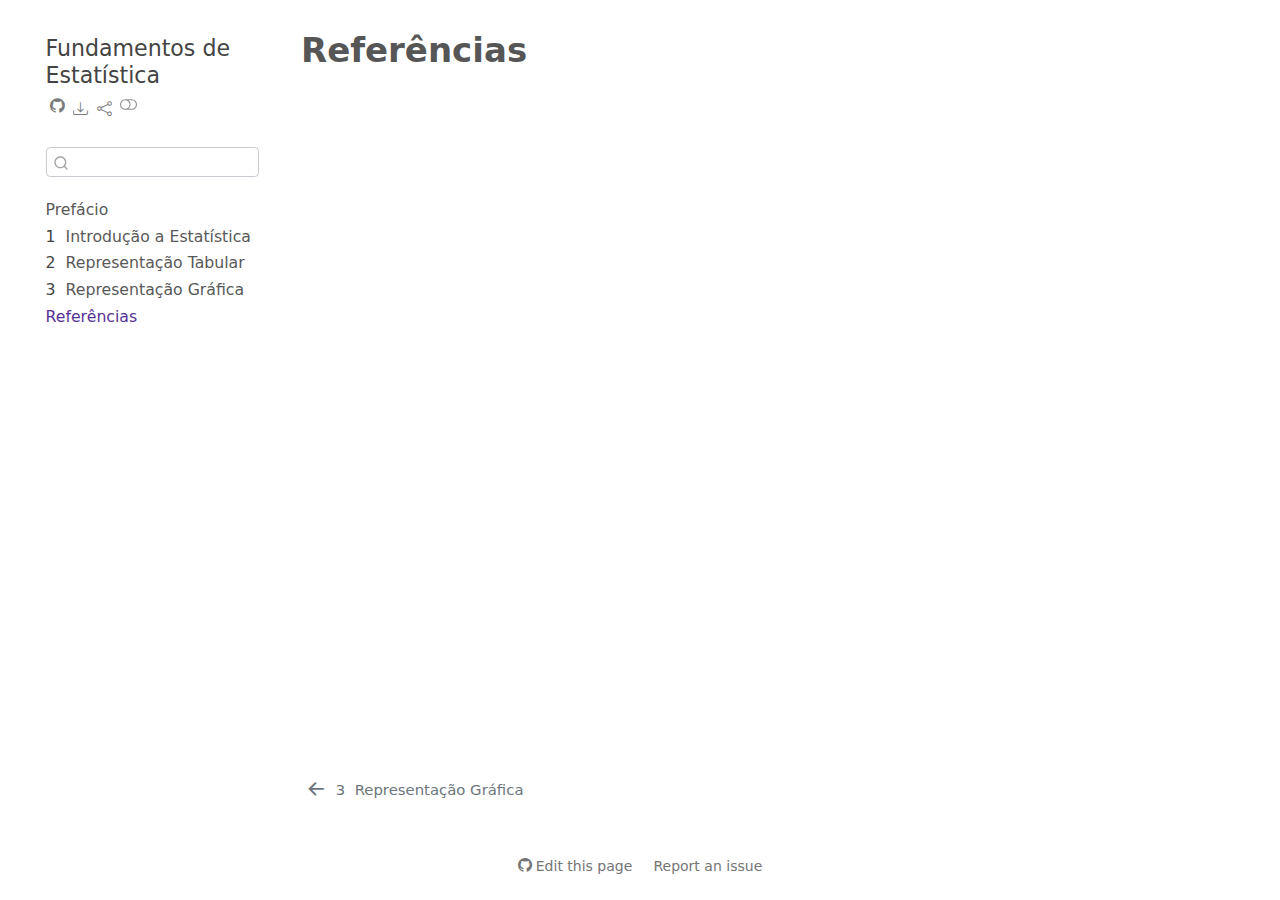
<file: _book/references.html>
<!DOCTYPE html>
<html xmlns="http://www.w3.org/1999/xhtml" lang="en" xml:lang="en"><head>

<meta charset="utf-8">
<meta name="generator" content="quarto-1.3.433">

<meta name="viewport" content="width=device-width, initial-scale=1.0, user-scalable=yes">


<title>Fundamentos de Estatística - Referências</title>
<style>
code{white-space: pre-wrap;}
span.smallcaps{font-variant: small-caps;}
div.columns{display: flex; gap: min(4vw, 1.5em);}
div.column{flex: auto; overflow-x: auto;}
div.hanging-indent{margin-left: 1.5em; text-indent: -1.5em;}
ul.task-list{list-style: none;}
ul.task-list li input[type="checkbox"] {
  width: 0.8em;
  margin: 0 0.8em 0.2em -1em; /* quarto-specific, see https://github.com/quarto-dev/quarto-cli/issues/4556 */ 
  vertical-align: middle;
}
</style>


<script src="site_libs/quarto-nav/quarto-nav.js"></script>
<script src="site_libs/quarto-nav/headroom.min.js"></script>
<script src="site_libs/clipboard/clipboard.min.js"></script>
<script src="site_libs/quarto-search/autocomplete.umd.js"></script>
<script src="site_libs/quarto-search/fuse.min.js"></script>
<script src="site_libs/quarto-search/quarto-search.js"></script>
<meta name="quarto:offset" content="./">
<link href="./Graficos.html" rel="prev">
<script src="site_libs/quarto-html/quarto.js"></script>
<script src="site_libs/quarto-html/popper.min.js"></script>
<script src="site_libs/quarto-html/tippy.umd.min.js"></script>
<script src="site_libs/quarto-html/anchor.min.js"></script>
<link href="site_libs/quarto-html/tippy.css" rel="stylesheet">
<link href="site_libs/quarto-html/quarto-syntax-highlighting.css" rel="stylesheet" class="quarto-color-scheme" id="quarto-text-highlighting-styles">
<link href="site_libs/quarto-html/quarto-syntax-highlighting-dark.css" rel="prefetch" class="quarto-color-scheme quarto-color-alternate" id="quarto-text-highlighting-styles">
<script src="site_libs/bootstrap/bootstrap.min.js"></script>
<link href="site_libs/bootstrap/bootstrap-icons.css" rel="stylesheet">
<link href="site_libs/bootstrap/bootstrap.min.css" rel="stylesheet" class="quarto-color-scheme" id="quarto-bootstrap" data-mode="light">
<link href="site_libs/bootstrap/bootstrap-dark.min.css" rel="prefetch" class="quarto-color-scheme quarto-color-alternate" id="quarto-bootstrap" data-mode="dark">
<script id="quarto-search-options" type="application/json">{
  "location": "sidebar",
  "copy-button": false,
  "collapse-after": 3,
  "panel-placement": "start",
  "type": "textbox",
  "limit": 20,
  "language": {
    "search-no-results-text": "No results",
    "search-matching-documents-text": "matching documents",
    "search-copy-link-title": "Copy link to search",
    "search-hide-matches-text": "Hide additional matches",
    "search-more-match-text": "more match in this document",
    "search-more-matches-text": "more matches in this document",
    "search-clear-button-title": "Clear",
    "search-detached-cancel-button-title": "Cancel",
    "search-submit-button-title": "Submit",
    "search-label": "Search"
  }
}</script>
<script async="" src="https://hypothes.is/embed.js"></script>


</head>

<body class="nav-sidebar floating">

<div id="quarto-search-results"></div>
  <header id="quarto-header" class="headroom fixed-top">
  <nav class="quarto-secondary-nav">
    <div class="container-fluid d-flex">
      <button type="button" class="quarto-btn-toggle btn" data-bs-toggle="collapse" data-bs-target="#quarto-sidebar,#quarto-sidebar-glass" aria-controls="quarto-sidebar" aria-expanded="false" aria-label="Toggle sidebar navigation" onclick="if (window.quartoToggleHeadroom) { window.quartoToggleHeadroom(); }">
        <i class="bi bi-layout-text-sidebar-reverse"></i>
      </button>
      <nav class="quarto-page-breadcrumbs" aria-label="breadcrumb"><ol class="breadcrumb"><li class="breadcrumb-item"><a href="./references.html">Referências</a></li></ol></nav>
      <a class="flex-grow-1" role="button" data-bs-toggle="collapse" data-bs-target="#quarto-sidebar,#quarto-sidebar-glass" aria-controls="quarto-sidebar" aria-expanded="false" aria-label="Toggle sidebar navigation" onclick="if (window.quartoToggleHeadroom) { window.quartoToggleHeadroom(); }">      
      </a>
      <button type="button" class="btn quarto-search-button" aria-label="" onclick="window.quartoOpenSearch();">
        <i class="bi bi-search"></i>
      </button>
    </div>
  </nav>
</header>
<!-- content -->
<div id="quarto-content" class="quarto-container page-columns page-rows-contents page-layout-article">
<!-- sidebar -->
  <nav id="quarto-sidebar" class="sidebar collapse collapse-horizontal sidebar-navigation floating overflow-auto">
    <div class="pt-lg-2 mt-2 text-left sidebar-header">
    <div class="sidebar-title mb-0 py-0">
      <a href="./">Fundamentos de Estatística</a> 
        <div class="sidebar-tools-main tools-wide">
    <a href="https://github.com/MarioDhiego/Book_Quarto_R" rel="" title="Source Code" class="quarto-navigation-tool px-1" aria-label="Source Code"><i class="bi bi-github"></i></a>
    <div class="dropdown">
      <a href="" title="Download" id="quarto-navigation-tool-dropdown-0" class="quarto-navigation-tool dropdown-toggle px-1" data-bs-toggle="dropdown" aria-expanded="false" aria-label="Download"><i class="bi bi-download"></i></a>
      <ul class="dropdown-menu" aria-labelledby="quarto-navigation-tool-dropdown-0">
          <li>
            <a class="dropdown-item sidebar-tools-main-item" href="./Fundamentos-de-Estatística-.pdf">
              <i class="bi bi-bi-file-pdf pe-1"></i>
            Download PDF
            </a>
          </li>
          <li>
            <a class="dropdown-item sidebar-tools-main-item" href="./Fundamentos-de-Estatística-.epub">
              <i class="bi bi-bi-journal pe-1"></i>
            Download ePub
            </a>
          </li>
      </ul>
    </div>
    <div class="dropdown">
      <a href="" title="Share" id="quarto-navigation-tool-dropdown-1" class="quarto-navigation-tool dropdown-toggle px-1" data-bs-toggle="dropdown" aria-expanded="false" aria-label="Share"><i class="bi bi-share"></i></a>
      <ul class="dropdown-menu" aria-labelledby="quarto-navigation-tool-dropdown-1">
          <li>
            <a class="dropdown-item sidebar-tools-main-item" href="https://twitter.com/intent/tweet?url=|url|">
              <i class="bi bi-bi-twitter pe-1"></i>
            Twitter
            </a>
          </li>
          <li>
            <a class="dropdown-item sidebar-tools-main-item" href="https://www.facebook.com/sharer/sharer.php?u=|url|">
              <i class="bi bi-bi-facebook pe-1"></i>
            Facebook
            </a>
          </li>
      </ul>
    </div>
  <a href="" class="quarto-color-scheme-toggle quarto-navigation-tool  px-1" onclick="window.quartoToggleColorScheme(); return false;" title="Toggle dark mode"><i class="bi"></i></a>
</div>
    </div>
      </div>
        <div class="mt-2 flex-shrink-0 align-items-center">
        <div class="sidebar-search">
        <div id="quarto-search" class="" title="Search"></div>
        </div>
        </div>
    <div class="sidebar-menu-container"> 
    <ul class="list-unstyled mt-1">
        <li class="sidebar-item">
  <div class="sidebar-item-container"> 
  <a href="./index.html" class="sidebar-item-text sidebar-link">
 <span class="menu-text">Prefácio</span></a>
  </div>
</li>
        <li class="sidebar-item">
  <div class="sidebar-item-container"> 
  <a href="./intro.html" class="sidebar-item-text sidebar-link">
 <span class="menu-text"><span class="chapter-number">1</span>&nbsp; <span class="chapter-title">Introdução a Estatística</span></span></a>
  </div>
</li>
        <li class="sidebar-item">
  <div class="sidebar-item-container"> 
  <a href="./Tabelas.html" class="sidebar-item-text sidebar-link">
 <span class="menu-text"><span class="chapter-number">2</span>&nbsp; <span class="chapter-title">Representação Tabular</span></span></a>
  </div>
</li>
        <li class="sidebar-item">
  <div class="sidebar-item-container"> 
  <a href="./Graficos.html" class="sidebar-item-text sidebar-link">
 <span class="menu-text"><span class="chapter-number">3</span>&nbsp; <span class="chapter-title">Representação Gráfica</span></span></a>
  </div>
</li>
        <li class="sidebar-item">
  <div class="sidebar-item-container"> 
  <a href="./references.html" class="sidebar-item-text sidebar-link active">
 <span class="menu-text">Referências</span></a>
  </div>
</li>
    </ul>
    </div>
</nav>
<div id="quarto-sidebar-glass" data-bs-toggle="collapse" data-bs-target="#quarto-sidebar,#quarto-sidebar-glass"></div>
<!-- margin-sidebar -->
    <div id="quarto-margin-sidebar" class="sidebar margin-sidebar">
        
    </div>
<!-- main -->
<main class="content" id="quarto-document-content">

<header id="title-block-header" class="quarto-title-block default">
<div class="quarto-title">
<h1 class="title">Referências</h1>
</div>



<div class="quarto-title-meta">

    
  
    
  </div>
  

</header>




</main> <!-- /main -->
<script id="quarto-html-after-body" type="application/javascript">
window.document.addEventListener("DOMContentLoaded", function (event) {
  const toggleBodyColorMode = (bsSheetEl) => {
    const mode = bsSheetEl.getAttribute("data-mode");
    const bodyEl = window.document.querySelector("body");
    if (mode === "dark") {
      bodyEl.classList.add("quarto-dark");
      bodyEl.classList.remove("quarto-light");
    } else {
      bodyEl.classList.add("quarto-light");
      bodyEl.classList.remove("quarto-dark");
    }
  }
  const toggleBodyColorPrimary = () => {
    const bsSheetEl = window.document.querySelector("link#quarto-bootstrap");
    if (bsSheetEl) {
      toggleBodyColorMode(bsSheetEl);
    }
  }
  toggleBodyColorPrimary();  
  const disableStylesheet = (stylesheets) => {
    for (let i=0; i < stylesheets.length; i++) {
      const stylesheet = stylesheets[i];
      stylesheet.rel = 'prefetch';
    }
  }
  const enableStylesheet = (stylesheets) => {
    for (let i=0; i < stylesheets.length; i++) {
      const stylesheet = stylesheets[i];
      stylesheet.rel = 'stylesheet';
    }
  }
  const manageTransitions = (selector, allowTransitions) => {
    const els = window.document.querySelectorAll(selector);
    for (let i=0; i < els.length; i++) {
      const el = els[i];
      if (allowTransitions) {
        el.classList.remove('notransition');
      } else {
        el.classList.add('notransition');
      }
    }
  }
  const toggleColorMode = (alternate) => {
    // Switch the stylesheets
    const alternateStylesheets = window.document.querySelectorAll('link.quarto-color-scheme.quarto-color-alternate');
    manageTransitions('#quarto-margin-sidebar .nav-link', false);
    if (alternate) {
      enableStylesheet(alternateStylesheets);
      for (const sheetNode of alternateStylesheets) {
        if (sheetNode.id === "quarto-bootstrap") {
          toggleBodyColorMode(sheetNode);
        }
      }
    } else {
      disableStylesheet(alternateStylesheets);
      toggleBodyColorPrimary();
    }
    manageTransitions('#quarto-margin-sidebar .nav-link', true);
    // Switch the toggles
    const toggles = window.document.querySelectorAll('.quarto-color-scheme-toggle');
    for (let i=0; i < toggles.length; i++) {
      const toggle = toggles[i];
      if (toggle) {
        if (alternate) {
          toggle.classList.add("alternate");     
        } else {
          toggle.classList.remove("alternate");
        }
      }
    }
    // Hack to workaround the fact that safari doesn't
    // properly recolor the scrollbar when toggling (#1455)
    if (navigator.userAgent.indexOf('Safari') > 0 && navigator.userAgent.indexOf('Chrome') == -1) {
      manageTransitions("body", false);
      window.scrollTo(0, 1);
      setTimeout(() => {
        window.scrollTo(0, 0);
        manageTransitions("body", true);
      }, 40);  
    }
  }
  const isFileUrl = () => { 
    return window.location.protocol === 'file:';
  }
  const hasAlternateSentinel = () => {  
    let styleSentinel = getColorSchemeSentinel();
    if (styleSentinel !== null) {
      return styleSentinel === "alternate";
    } else {
      return false;
    }
  }
  const setStyleSentinel = (alternate) => {
    const value = alternate ? "alternate" : "default";
    if (!isFileUrl()) {
      window.localStorage.setItem("quarto-color-scheme", value);
    } else {
      localAlternateSentinel = value;
    }
  }
  const getColorSchemeSentinel = () => {
    if (!isFileUrl()) {
      const storageValue = window.localStorage.getItem("quarto-color-scheme");
      return storageValue != null ? storageValue : localAlternateSentinel;
    } else {
      return localAlternateSentinel;
    }
  }
  let localAlternateSentinel = 'default';
  // Dark / light mode switch
  window.quartoToggleColorScheme = () => {
    // Read the current dark / light value 
    let toAlternate = !hasAlternateSentinel();
    toggleColorMode(toAlternate);
    setStyleSentinel(toAlternate);
  };
  // Ensure there is a toggle, if there isn't float one in the top right
  if (window.document.querySelector('.quarto-color-scheme-toggle') === null) {
    const a = window.document.createElement('a');
    a.classList.add('top-right');
    a.classList.add('quarto-color-scheme-toggle');
    a.href = "";
    a.onclick = function() { try { window.quartoToggleColorScheme(); } catch {} return false; };
    const i = window.document.createElement("i");
    i.classList.add('bi');
    a.appendChild(i);
    window.document.body.appendChild(a);
  }
  // Switch to dark mode if need be
  if (hasAlternateSentinel()) {
    toggleColorMode(true);
  } else {
    toggleColorMode(false);
  }
  const icon = "";
  const anchorJS = new window.AnchorJS();
  anchorJS.options = {
    placement: 'right',
    icon: icon
  };
  anchorJS.add('.anchored');
  const isCodeAnnotation = (el) => {
    for (const clz of el.classList) {
      if (clz.startsWith('code-annotation-')) {                     
        return true;
      }
    }
    return false;
  }
  const clipboard = new window.ClipboardJS('.code-copy-button', {
    text: function(trigger) {
      const codeEl = trigger.previousElementSibling.cloneNode(true);
      for (const childEl of codeEl.children) {
        if (isCodeAnnotation(childEl)) {
          childEl.remove();
        }
      }
      return codeEl.innerText;
    }
  });
  clipboard.on('success', function(e) {
    // button target
    const button = e.trigger;
    // don't keep focus
    button.blur();
    // flash "checked"
    button.classList.add('code-copy-button-checked');
    var currentTitle = button.getAttribute("title");
    button.setAttribute("title", "Copied!");
    let tooltip;
    if (window.bootstrap) {
      button.setAttribute("data-bs-toggle", "tooltip");
      button.setAttribute("data-bs-placement", "left");
      button.setAttribute("data-bs-title", "Copied!");
      tooltip = new bootstrap.Tooltip(button, 
        { trigger: "manual", 
          customClass: "code-copy-button-tooltip",
          offset: [0, -8]});
      tooltip.show();    
    }
    setTimeout(function() {
      if (tooltip) {
        tooltip.hide();
        button.removeAttribute("data-bs-title");
        button.removeAttribute("data-bs-toggle");
        button.removeAttribute("data-bs-placement");
      }
      button.setAttribute("title", currentTitle);
      button.classList.remove('code-copy-button-checked');
    }, 1000);
    // clear code selection
    e.clearSelection();
  });
  function tippyHover(el, contentFn) {
    const config = {
      allowHTML: true,
      content: contentFn,
      maxWidth: 500,
      delay: 100,
      arrow: false,
      appendTo: function(el) {
          return el.parentElement;
      },
      interactive: true,
      interactiveBorder: 10,
      theme: 'quarto',
      placement: 'bottom-start'
    };
    window.tippy(el, config); 
  }
  const noterefs = window.document.querySelectorAll('a[role="doc-noteref"]');
  for (var i=0; i<noterefs.length; i++) {
    const ref = noterefs[i];
    tippyHover(ref, function() {
      // use id or data attribute instead here
      let href = ref.getAttribute('data-footnote-href') || ref.getAttribute('href');
      try { href = new URL(href).hash; } catch {}
      const id = href.replace(/^#\/?/, "");
      const note = window.document.getElementById(id);
      return note.innerHTML;
    });
  }
      let selectedAnnoteEl;
      const selectorForAnnotation = ( cell, annotation) => {
        let cellAttr = 'data-code-cell="' + cell + '"';
        let lineAttr = 'data-code-annotation="' +  annotation + '"';
        const selector = 'span[' + cellAttr + '][' + lineAttr + ']';
        return selector;
      }
      const selectCodeLines = (annoteEl) => {
        const doc = window.document;
        const targetCell = annoteEl.getAttribute("data-target-cell");
        const targetAnnotation = annoteEl.getAttribute("data-target-annotation");
        const annoteSpan = window.document.querySelector(selectorForAnnotation(targetCell, targetAnnotation));
        const lines = annoteSpan.getAttribute("data-code-lines").split(",");
        const lineIds = lines.map((line) => {
          return targetCell + "-" + line;
        })
        let top = null;
        let height = null;
        let parent = null;
        if (lineIds.length > 0) {
            //compute the position of the single el (top and bottom and make a div)
            const el = window.document.getElementById(lineIds[0]);
            top = el.offsetTop;
            height = el.offsetHeight;
            parent = el.parentElement.parentElement;
          if (lineIds.length > 1) {
            const lastEl = window.document.getElementById(lineIds[lineIds.length - 1]);
            const bottom = lastEl.offsetTop + lastEl.offsetHeight;
            height = bottom - top;
          }
          if (top !== null && height !== null && parent !== null) {
            // cook up a div (if necessary) and position it 
            let div = window.document.getElementById("code-annotation-line-highlight");
            if (div === null) {
              div = window.document.createElement("div");
              div.setAttribute("id", "code-annotation-line-highlight");
              div.style.position = 'absolute';
              parent.appendChild(div);
            }
            div.style.top = top - 2 + "px";
            div.style.height = height + 4 + "px";
            let gutterDiv = window.document.getElementById("code-annotation-line-highlight-gutter");
            if (gutterDiv === null) {
              gutterDiv = window.document.createElement("div");
              gutterDiv.setAttribute("id", "code-annotation-line-highlight-gutter");
              gutterDiv.style.position = 'absolute';
              const codeCell = window.document.getElementById(targetCell);
              const gutter = codeCell.querySelector('.code-annotation-gutter');
              gutter.appendChild(gutterDiv);
            }
            gutterDiv.style.top = top - 2 + "px";
            gutterDiv.style.height = height + 4 + "px";
          }
          selectedAnnoteEl = annoteEl;
        }
      };
      const unselectCodeLines = () => {
        const elementsIds = ["code-annotation-line-highlight", "code-annotation-line-highlight-gutter"];
        elementsIds.forEach((elId) => {
          const div = window.document.getElementById(elId);
          if (div) {
            div.remove();
          }
        });
        selectedAnnoteEl = undefined;
      };
      // Attach click handler to the DT
      const annoteDls = window.document.querySelectorAll('dt[data-target-cell]');
      for (const annoteDlNode of annoteDls) {
        annoteDlNode.addEventListener('click', (event) => {
          const clickedEl = event.target;
          if (clickedEl !== selectedAnnoteEl) {
            unselectCodeLines();
            const activeEl = window.document.querySelector('dt[data-target-cell].code-annotation-active');
            if (activeEl) {
              activeEl.classList.remove('code-annotation-active');
            }
            selectCodeLines(clickedEl);
            clickedEl.classList.add('code-annotation-active');
          } else {
            // Unselect the line
            unselectCodeLines();
            clickedEl.classList.remove('code-annotation-active');
          }
        });
      }
  const findCites = (el) => {
    const parentEl = el.parentElement;
    if (parentEl) {
      const cites = parentEl.dataset.cites;
      if (cites) {
        return {
          el,
          cites: cites.split(' ')
        };
      } else {
        return findCites(el.parentElement)
      }
    } else {
      return undefined;
    }
  };
  var bibliorefs = window.document.querySelectorAll('a[role="doc-biblioref"]');
  for (var i=0; i<bibliorefs.length; i++) {
    const ref = bibliorefs[i];
    const citeInfo = findCites(ref);
    if (citeInfo) {
      tippyHover(citeInfo.el, function() {
        var popup = window.document.createElement('div');
        citeInfo.cites.forEach(function(cite) {
          var citeDiv = window.document.createElement('div');
          citeDiv.classList.add('hanging-indent');
          citeDiv.classList.add('csl-entry');
          var biblioDiv = window.document.getElementById('ref-' + cite);
          if (biblioDiv) {
            citeDiv.innerHTML = biblioDiv.innerHTML;
          }
          popup.appendChild(citeDiv);
        });
        return popup.innerHTML;
      });
    }
  }
});
</script>
<nav class="page-navigation">
  <div class="nav-page nav-page-previous">
      <a href="./Graficos.html" class="pagination-link">
        <i class="bi bi-arrow-left-short"></i> <span class="nav-page-text"><span class="chapter-number">3</span>&nbsp; <span class="chapter-title">Representação Gráfica</span></span>
      </a>          
  </div>
  <div class="nav-page nav-page-next">
  </div>
</nav>
</div> <!-- /content -->



<footer class="footer"><div class="nav-footer"><div class="nav-footer-center"><div class="toc-actions"><div><i class="bi bi-github"></i></div><div class="action-links"><p><a href="https://github.com/MarioDhiego/Book_Quarto_R/edit/main/references.qmd" class="toc-action">Edit this page</a></p><p><a href="https://github.com/MarioDhiego/Book_Quarto_R/issues/new" class="toc-action">Report an issue</a></p></div></div></div></div></footer></body></html>
</file>
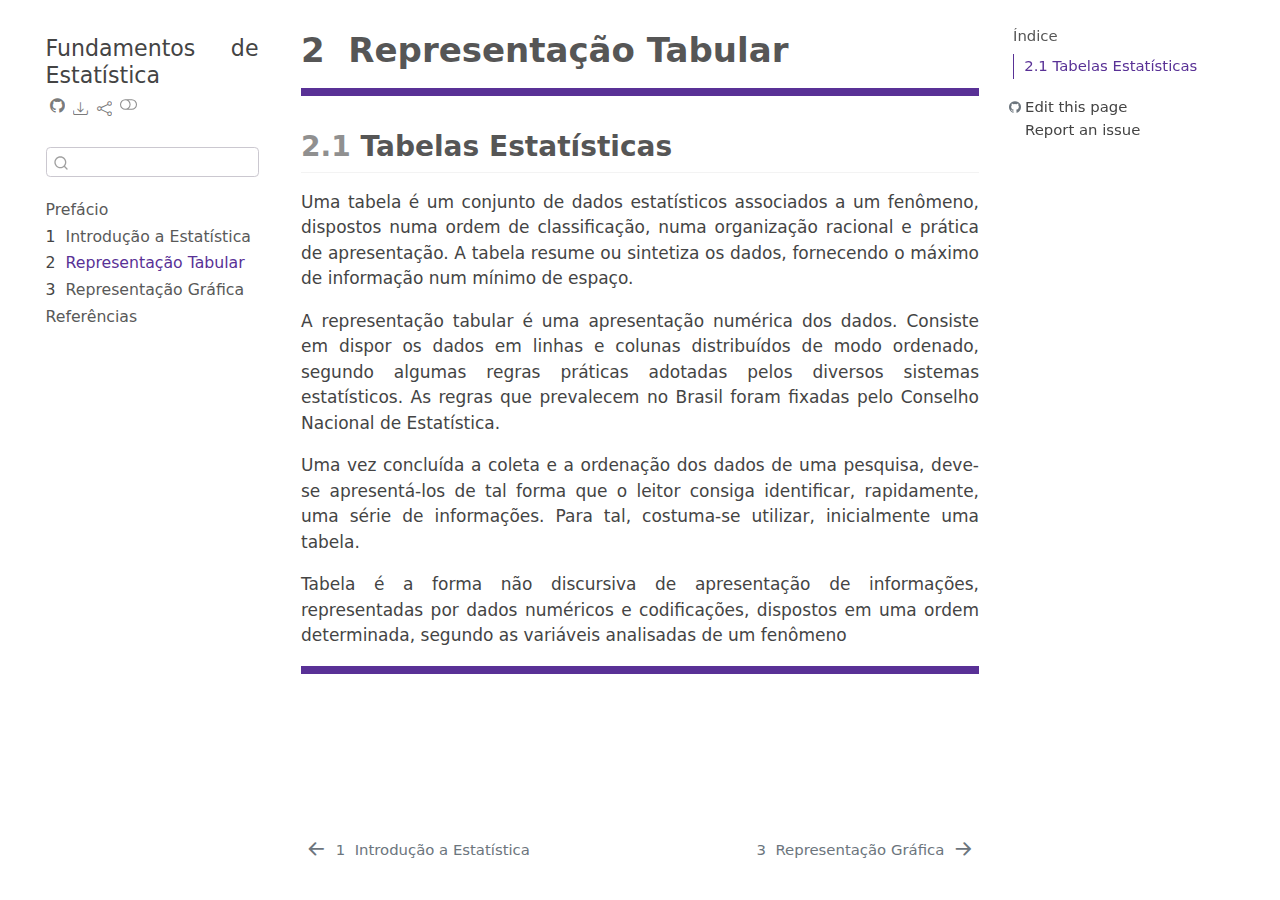
<file: _book/Tabelas.html>
<!DOCTYPE html>
<html xmlns="http://www.w3.org/1999/xhtml" lang="en" xml:lang="en"><head>

<meta charset="utf-8">
<meta name="generator" content="quarto-1.3.433">

<meta name="viewport" content="width=device-width, initial-scale=1.0, user-scalable=yes">


<title>Fundamentos de Estatística - 2&nbsp; Representação Tabular</title>
<style>
code{white-space: pre-wrap;}
span.smallcaps{font-variant: small-caps;}
div.columns{display: flex; gap: min(4vw, 1.5em);}
div.column{flex: auto; overflow-x: auto;}
div.hanging-indent{margin-left: 1.5em; text-indent: -1.5em;}
ul.task-list{list-style: none;}
ul.task-list li input[type="checkbox"] {
  width: 0.8em;
  margin: 0 0.8em 0.2em -1em; /* quarto-specific, see https://github.com/quarto-dev/quarto-cli/issues/4556 */ 
  vertical-align: middle;
}
</style>


<script src="site_libs/quarto-nav/quarto-nav.js"></script>
<script src="site_libs/quarto-nav/headroom.min.js"></script>
<script src="site_libs/clipboard/clipboard.min.js"></script>
<script src="site_libs/quarto-search/autocomplete.umd.js"></script>
<script src="site_libs/quarto-search/fuse.min.js"></script>
<script src="site_libs/quarto-search/quarto-search.js"></script>
<meta name="quarto:offset" content="./">
<link href="./Graficos.html" rel="next">
<link href="./intro.html" rel="prev">
<script src="site_libs/quarto-html/quarto.js"></script>
<script src="site_libs/quarto-html/popper.min.js"></script>
<script src="site_libs/quarto-html/tippy.umd.min.js"></script>
<script src="site_libs/quarto-html/anchor.min.js"></script>
<link href="site_libs/quarto-html/tippy.css" rel="stylesheet">
<link href="site_libs/quarto-html/quarto-syntax-highlighting.css" rel="stylesheet" class="quarto-color-scheme" id="quarto-text-highlighting-styles">
<link href="site_libs/quarto-html/quarto-syntax-highlighting-dark.css" rel="prefetch" class="quarto-color-scheme quarto-color-alternate" id="quarto-text-highlighting-styles">
<script src="site_libs/bootstrap/bootstrap.min.js"></script>
<link href="site_libs/bootstrap/bootstrap-icons.css" rel="stylesheet">
<link href="site_libs/bootstrap/bootstrap.min.css" rel="stylesheet" class="quarto-color-scheme" id="quarto-bootstrap" data-mode="light">
<link href="site_libs/bootstrap/bootstrap-dark.min.css" rel="prefetch" class="quarto-color-scheme quarto-color-alternate" id="quarto-bootstrap" data-mode="dark">
<script id="quarto-search-options" type="application/json">{
  "location": "sidebar",
  "copy-button": false,
  "collapse-after": 3,
  "panel-placement": "start",
  "type": "textbox",
  "limit": 20,
  "language": {
    "search-no-results-text": "No results",
    "search-matching-documents-text": "matching documents",
    "search-copy-link-title": "Copy link to search",
    "search-hide-matches-text": "Hide additional matches",
    "search-more-match-text": "more match in this document",
    "search-more-matches-text": "more matches in this document",
    "search-clear-button-title": "Clear",
    "search-detached-cancel-button-title": "Cancel",
    "search-submit-button-title": "Submit",
    "search-label": "Search"
  }
}</script>
<script async="" src="https://hypothes.is/embed.js"></script>


</head>

<body class="nav-sidebar floating">

<div id="quarto-search-results"></div>
  <header id="quarto-header" class="headroom fixed-top">
  <nav class="quarto-secondary-nav">
    <div class="container-fluid d-flex">
      <button type="button" class="quarto-btn-toggle btn" data-bs-toggle="collapse" data-bs-target="#quarto-sidebar,#quarto-sidebar-glass" aria-controls="quarto-sidebar" aria-expanded="false" aria-label="Toggle sidebar navigation" onclick="if (window.quartoToggleHeadroom) { window.quartoToggleHeadroom(); }">
        <i class="bi bi-layout-text-sidebar-reverse"></i>
      </button>
      <nav class="quarto-page-breadcrumbs" aria-label="breadcrumb"><ol class="breadcrumb"><li class="breadcrumb-item"><a href="./Tabelas.html"><span class="chapter-number">2</span>&nbsp; <span class="chapter-title">Representação Tabular</span></a></li></ol></nav>
      <a class="flex-grow-1" role="button" data-bs-toggle="collapse" data-bs-target="#quarto-sidebar,#quarto-sidebar-glass" aria-controls="quarto-sidebar" aria-expanded="false" aria-label="Toggle sidebar navigation" onclick="if (window.quartoToggleHeadroom) { window.quartoToggleHeadroom(); }">      
      </a>
      <button type="button" class="btn quarto-search-button" aria-label="" onclick="window.quartoOpenSearch();">
        <i class="bi bi-search"></i>
      </button>
    </div>
  </nav>
</header>
<!-- content -->
<div id="quarto-content" class="quarto-container page-columns page-rows-contents page-layout-article">
<!-- sidebar -->
  <nav id="quarto-sidebar" class="sidebar collapse collapse-horizontal sidebar-navigation floating overflow-auto">
    <div class="pt-lg-2 mt-2 text-left sidebar-header">
    <div class="sidebar-title mb-0 py-0">
      <a href="./">Fundamentos de Estatística</a> 
        <div class="sidebar-tools-main tools-wide">
    <a href="https://github.com/MarioDhiego/Book_Quarto_R" rel="" title="Source Code" class="quarto-navigation-tool px-1" aria-label="Source Code"><i class="bi bi-github"></i></a>
    <div class="dropdown">
      <a href="" title="Download" id="quarto-navigation-tool-dropdown-0" class="quarto-navigation-tool dropdown-toggle px-1" data-bs-toggle="dropdown" aria-expanded="false" aria-label="Download"><i class="bi bi-download"></i></a>
      <ul class="dropdown-menu" aria-labelledby="quarto-navigation-tool-dropdown-0">
          <li>
            <a class="dropdown-item sidebar-tools-main-item" href="./Fundamentos-de-Estatística-.pdf">
              <i class="bi bi-bi-file-pdf pe-1"></i>
            Download PDF
            </a>
          </li>
          <li>
            <a class="dropdown-item sidebar-tools-main-item" href="./Fundamentos-de-Estatística-.epub">
              <i class="bi bi-bi-journal pe-1"></i>
            Download ePub
            </a>
          </li>
      </ul>
    </div>
    <div class="dropdown">
      <a href="" title="Share" id="quarto-navigation-tool-dropdown-1" class="quarto-navigation-tool dropdown-toggle px-1" data-bs-toggle="dropdown" aria-expanded="false" aria-label="Share"><i class="bi bi-share"></i></a>
      <ul class="dropdown-menu" aria-labelledby="quarto-navigation-tool-dropdown-1">
          <li>
            <a class="dropdown-item sidebar-tools-main-item" href="https://twitter.com/intent/tweet?url=|url|">
              <i class="bi bi-bi-twitter pe-1"></i>
            Twitter
            </a>
          </li>
          <li>
            <a class="dropdown-item sidebar-tools-main-item" href="https://www.facebook.com/sharer/sharer.php?u=|url|">
              <i class="bi bi-bi-facebook pe-1"></i>
            Facebook
            </a>
          </li>
      </ul>
    </div>
  <a href="" class="quarto-color-scheme-toggle quarto-navigation-tool  px-1" onclick="window.quartoToggleColorScheme(); return false;" title="Toggle dark mode"><i class="bi"></i></a>
</div>
    </div>
      </div>
        <div class="mt-2 flex-shrink-0 align-items-center">
        <div class="sidebar-search">
        <div id="quarto-search" class="" title="Search"></div>
        </div>
        </div>
    <div class="sidebar-menu-container"> 
    <ul class="list-unstyled mt-1">
        <li class="sidebar-item">
  <div class="sidebar-item-container"> 
  <a href="./index.html" class="sidebar-item-text sidebar-link">
 <span class="menu-text">Prefácio</span></a>
  </div>
</li>
        <li class="sidebar-item">
  <div class="sidebar-item-container"> 
  <a href="./intro.html" class="sidebar-item-text sidebar-link">
 <span class="menu-text"><span class="chapter-number">1</span>&nbsp; <span class="chapter-title">Introdução a Estatística</span></span></a>
  </div>
</li>
        <li class="sidebar-item">
  <div class="sidebar-item-container"> 
  <a href="./Tabelas.html" class="sidebar-item-text sidebar-link active">
 <span class="menu-text"><span class="chapter-number">2</span>&nbsp; <span class="chapter-title">Representação Tabular</span></span></a>
  </div>
</li>
        <li class="sidebar-item">
  <div class="sidebar-item-container"> 
  <a href="./Graficos.html" class="sidebar-item-text sidebar-link">
 <span class="menu-text"><span class="chapter-number">3</span>&nbsp; <span class="chapter-title">Representação Gráfica</span></span></a>
  </div>
</li>
        <li class="sidebar-item">
  <div class="sidebar-item-container"> 
  <a href="./references.html" class="sidebar-item-text sidebar-link">
 <span class="menu-text">Referências</span></a>
  </div>
</li>
    </ul>
    </div>
</nav>
<div id="quarto-sidebar-glass" data-bs-toggle="collapse" data-bs-target="#quarto-sidebar,#quarto-sidebar-glass"></div>
<!-- margin-sidebar -->
    <div id="quarto-margin-sidebar" class="sidebar margin-sidebar">
        <nav id="TOC" role="doc-toc" class="toc-active">
    <h2 id="toc-title">Índice</h2>
   
  <ul>
  <li><a href="#tabelas-estatísticas" id="toc-tabelas-estatísticas" class="nav-link active" data-scroll-target="#tabelas-estatísticas"><span class="header-section-number">2.1</span> Tabelas Estatísticas</a></li>
  </ul>
<div class="toc-actions"><div><i class="bi bi-github"></i></div><div class="action-links"><p><a href="https://github.com/MarioDhiego/Book_Quarto_R/edit/main/Tabelas.qmd" class="toc-action">Edit this page</a></p><p><a href="https://github.com/MarioDhiego/Book_Quarto_R/issues/new" class="toc-action">Report an issue</a></p></div></div></nav>
    </div>
<!-- main -->
<main class="content" id="quarto-document-content">

<header id="title-block-header" class="quarto-title-block default">
<div class="quarto-title">
<h1 class="title"><span class="chapter-number">2</span>&nbsp; <span class="chapter-title">Representação Tabular</span></h1>
</div>



<div class="quarto-title-meta">

    
  
    
  </div>
  

</header>

<div class="progress">
<div class="progress-bar" style="width: 100%;">

</div>
</div>
<section id="tabelas-estatísticas" class="level2" data-number="2.1">
<h2 data-number="2.1" class="anchored" data-anchor-id="tabelas-estatísticas"><span class="header-section-number">2.1</span> Tabelas Estatísticas</h2>
<style>
body{text-align: justify}
</style>
<p>Uma tabela é um conjunto de dados estatísticos associados a um fenômeno, dispostos numa ordem de classificação, numa organização racional e prática de apresentação. A tabela resume ou sintetiza os dados, fornecendo o máximo de informação num mínimo de espaço.</p>
<p>A representação tabular é uma apresentação numérica dos dados. Consiste em dispor os dados em linhas e colunas distribuídos de modo ordenado, segundo algumas regras práticas adotadas pelos diversos sistemas estatísticos. As regras que prevalecem no Brasil foram fixadas pelo Conselho Nacional de Estatística.</p>
<p>Uma vez concluída a coleta e a ordenação dos dados de uma pesquisa, deve-se apresentá-los de tal forma que o leitor consiga identificar, rapidamente, uma série de informações. Para tal, costuma-se utilizar, inicialmente uma tabela.</p>
<p>Tabela é a forma não discursiva de apresentação de informações, representadas por dados numéricos e codificações, dispostos em uma ordem determinada, segundo as variáveis analisadas de um fenômeno</p>
<div class="progress">
<div class="progress-bar" style="width: 100%;">

</div>
</div>


</section>

</main> <!-- /main -->
<script id="quarto-html-after-body" type="application/javascript">
window.document.addEventListener("DOMContentLoaded", function (event) {
  const toggleBodyColorMode = (bsSheetEl) => {
    const mode = bsSheetEl.getAttribute("data-mode");
    const bodyEl = window.document.querySelector("body");
    if (mode === "dark") {
      bodyEl.classList.add("quarto-dark");
      bodyEl.classList.remove("quarto-light");
    } else {
      bodyEl.classList.add("quarto-light");
      bodyEl.classList.remove("quarto-dark");
    }
  }
  const toggleBodyColorPrimary = () => {
    const bsSheetEl = window.document.querySelector("link#quarto-bootstrap");
    if (bsSheetEl) {
      toggleBodyColorMode(bsSheetEl);
    }
  }
  toggleBodyColorPrimary();  
  const disableStylesheet = (stylesheets) => {
    for (let i=0; i < stylesheets.length; i++) {
      const stylesheet = stylesheets[i];
      stylesheet.rel = 'prefetch';
    }
  }
  const enableStylesheet = (stylesheets) => {
    for (let i=0; i < stylesheets.length; i++) {
      const stylesheet = stylesheets[i];
      stylesheet.rel = 'stylesheet';
    }
  }
  const manageTransitions = (selector, allowTransitions) => {
    const els = window.document.querySelectorAll(selector);
    for (let i=0; i < els.length; i++) {
      const el = els[i];
      if (allowTransitions) {
        el.classList.remove('notransition');
      } else {
        el.classList.add('notransition');
      }
    }
  }
  const toggleColorMode = (alternate) => {
    // Switch the stylesheets
    const alternateStylesheets = window.document.querySelectorAll('link.quarto-color-scheme.quarto-color-alternate');
    manageTransitions('#quarto-margin-sidebar .nav-link', false);
    if (alternate) {
      enableStylesheet(alternateStylesheets);
      for (const sheetNode of alternateStylesheets) {
        if (sheetNode.id === "quarto-bootstrap") {
          toggleBodyColorMode(sheetNode);
        }
      }
    } else {
      disableStylesheet(alternateStylesheets);
      toggleBodyColorPrimary();
    }
    manageTransitions('#quarto-margin-sidebar .nav-link', true);
    // Switch the toggles
    const toggles = window.document.querySelectorAll('.quarto-color-scheme-toggle');
    for (let i=0; i < toggles.length; i++) {
      const toggle = toggles[i];
      if (toggle) {
        if (alternate) {
          toggle.classList.add("alternate");     
        } else {
          toggle.classList.remove("alternate");
        }
      }
    }
    // Hack to workaround the fact that safari doesn't
    // properly recolor the scrollbar when toggling (#1455)
    if (navigator.userAgent.indexOf('Safari') > 0 && navigator.userAgent.indexOf('Chrome') == -1) {
      manageTransitions("body", false);
      window.scrollTo(0, 1);
      setTimeout(() => {
        window.scrollTo(0, 0);
        manageTransitions("body", true);
      }, 40);  
    }
  }
  const isFileUrl = () => { 
    return window.location.protocol === 'file:';
  }
  const hasAlternateSentinel = () => {  
    let styleSentinel = getColorSchemeSentinel();
    if (styleSentinel !== null) {
      return styleSentinel === "alternate";
    } else {
      return false;
    }
  }
  const setStyleSentinel = (alternate) => {
    const value = alternate ? "alternate" : "default";
    if (!isFileUrl()) {
      window.localStorage.setItem("quarto-color-scheme", value);
    } else {
      localAlternateSentinel = value;
    }
  }
  const getColorSchemeSentinel = () => {
    if (!isFileUrl()) {
      const storageValue = window.localStorage.getItem("quarto-color-scheme");
      return storageValue != null ? storageValue : localAlternateSentinel;
    } else {
      return localAlternateSentinel;
    }
  }
  let localAlternateSentinel = 'default';
  // Dark / light mode switch
  window.quartoToggleColorScheme = () => {
    // Read the current dark / light value 
    let toAlternate = !hasAlternateSentinel();
    toggleColorMode(toAlternate);
    setStyleSentinel(toAlternate);
  };
  // Ensure there is a toggle, if there isn't float one in the top right
  if (window.document.querySelector('.quarto-color-scheme-toggle') === null) {
    const a = window.document.createElement('a');
    a.classList.add('top-right');
    a.classList.add('quarto-color-scheme-toggle');
    a.href = "";
    a.onclick = function() { try { window.quartoToggleColorScheme(); } catch {} return false; };
    const i = window.document.createElement("i");
    i.classList.add('bi');
    a.appendChild(i);
    window.document.body.appendChild(a);
  }
  // Switch to dark mode if need be
  if (hasAlternateSentinel()) {
    toggleColorMode(true);
  } else {
    toggleColorMode(false);
  }
  const icon = "";
  const anchorJS = new window.AnchorJS();
  anchorJS.options = {
    placement: 'right',
    icon: icon
  };
  anchorJS.add('.anchored');
  const isCodeAnnotation = (el) => {
    for (const clz of el.classList) {
      if (clz.startsWith('code-annotation-')) {                     
        return true;
      }
    }
    return false;
  }
  const clipboard = new window.ClipboardJS('.code-copy-button', {
    text: function(trigger) {
      const codeEl = trigger.previousElementSibling.cloneNode(true);
      for (const childEl of codeEl.children) {
        if (isCodeAnnotation(childEl)) {
          childEl.remove();
        }
      }
      return codeEl.innerText;
    }
  });
  clipboard.on('success', function(e) {
    // button target
    const button = e.trigger;
    // don't keep focus
    button.blur();
    // flash "checked"
    button.classList.add('code-copy-button-checked');
    var currentTitle = button.getAttribute("title");
    button.setAttribute("title", "Copied!");
    let tooltip;
    if (window.bootstrap) {
      button.setAttribute("data-bs-toggle", "tooltip");
      button.setAttribute("data-bs-placement", "left");
      button.setAttribute("data-bs-title", "Copied!");
      tooltip = new bootstrap.Tooltip(button, 
        { trigger: "manual", 
          customClass: "code-copy-button-tooltip",
          offset: [0, -8]});
      tooltip.show();    
    }
    setTimeout(function() {
      if (tooltip) {
        tooltip.hide();
        button.removeAttribute("data-bs-title");
        button.removeAttribute("data-bs-toggle");
        button.removeAttribute("data-bs-placement");
      }
      button.setAttribute("title", currentTitle);
      button.classList.remove('code-copy-button-checked');
    }, 1000);
    // clear code selection
    e.clearSelection();
  });
  function tippyHover(el, contentFn) {
    const config = {
      allowHTML: true,
      content: contentFn,
      maxWidth: 500,
      delay: 100,
      arrow: false,
      appendTo: function(el) {
          return el.parentElement;
      },
      interactive: true,
      interactiveBorder: 10,
      theme: 'quarto',
      placement: 'bottom-start'
    };
    window.tippy(el, config); 
  }
  const noterefs = window.document.querySelectorAll('a[role="doc-noteref"]');
  for (var i=0; i<noterefs.length; i++) {
    const ref = noterefs[i];
    tippyHover(ref, function() {
      // use id or data attribute instead here
      let href = ref.getAttribute('data-footnote-href') || ref.getAttribute('href');
      try { href = new URL(href).hash; } catch {}
      const id = href.replace(/^#\/?/, "");
      const note = window.document.getElementById(id);
      return note.innerHTML;
    });
  }
      let selectedAnnoteEl;
      const selectorForAnnotation = ( cell, annotation) => {
        let cellAttr = 'data-code-cell="' + cell + '"';
        let lineAttr = 'data-code-annotation="' +  annotation + '"';
        const selector = 'span[' + cellAttr + '][' + lineAttr + ']';
        return selector;
      }
      const selectCodeLines = (annoteEl) => {
        const doc = window.document;
        const targetCell = annoteEl.getAttribute("data-target-cell");
        const targetAnnotation = annoteEl.getAttribute("data-target-annotation");
        const annoteSpan = window.document.querySelector(selectorForAnnotation(targetCell, targetAnnotation));
        const lines = annoteSpan.getAttribute("data-code-lines").split(",");
        const lineIds = lines.map((line) => {
          return targetCell + "-" + line;
        })
        let top = null;
        let height = null;
        let parent = null;
        if (lineIds.length > 0) {
            //compute the position of the single el (top and bottom and make a div)
            const el = window.document.getElementById(lineIds[0]);
            top = el.offsetTop;
            height = el.offsetHeight;
            parent = el.parentElement.parentElement;
          if (lineIds.length > 1) {
            const lastEl = window.document.getElementById(lineIds[lineIds.length - 1]);
            const bottom = lastEl.offsetTop + lastEl.offsetHeight;
            height = bottom - top;
          }
          if (top !== null && height !== null && parent !== null) {
            // cook up a div (if necessary) and position it 
            let div = window.document.getElementById("code-annotation-line-highlight");
            if (div === null) {
              div = window.document.createElement("div");
              div.setAttribute("id", "code-annotation-line-highlight");
              div.style.position = 'absolute';
              parent.appendChild(div);
            }
            div.style.top = top - 2 + "px";
            div.style.height = height + 4 + "px";
            let gutterDiv = window.document.getElementById("code-annotation-line-highlight-gutter");
            if (gutterDiv === null) {
              gutterDiv = window.document.createElement("div");
              gutterDiv.setAttribute("id", "code-annotation-line-highlight-gutter");
              gutterDiv.style.position = 'absolute';
              const codeCell = window.document.getElementById(targetCell);
              const gutter = codeCell.querySelector('.code-annotation-gutter');
              gutter.appendChild(gutterDiv);
            }
            gutterDiv.style.top = top - 2 + "px";
            gutterDiv.style.height = height + 4 + "px";
          }
          selectedAnnoteEl = annoteEl;
        }
      };
      const unselectCodeLines = () => {
        const elementsIds = ["code-annotation-line-highlight", "code-annotation-line-highlight-gutter"];
        elementsIds.forEach((elId) => {
          const div = window.document.getElementById(elId);
          if (div) {
            div.remove();
          }
        });
        selectedAnnoteEl = undefined;
      };
      // Attach click handler to the DT
      const annoteDls = window.document.querySelectorAll('dt[data-target-cell]');
      for (const annoteDlNode of annoteDls) {
        annoteDlNode.addEventListener('click', (event) => {
          const clickedEl = event.target;
          if (clickedEl !== selectedAnnoteEl) {
            unselectCodeLines();
            const activeEl = window.document.querySelector('dt[data-target-cell].code-annotation-active');
            if (activeEl) {
              activeEl.classList.remove('code-annotation-active');
            }
            selectCodeLines(clickedEl);
            clickedEl.classList.add('code-annotation-active');
          } else {
            // Unselect the line
            unselectCodeLines();
            clickedEl.classList.remove('code-annotation-active');
          }
        });
      }
  const findCites = (el) => {
    const parentEl = el.parentElement;
    if (parentEl) {
      const cites = parentEl.dataset.cites;
      if (cites) {
        return {
          el,
          cites: cites.split(' ')
        };
      } else {
        return findCites(el.parentElement)
      }
    } else {
      return undefined;
    }
  };
  var bibliorefs = window.document.querySelectorAll('a[role="doc-biblioref"]');
  for (var i=0; i<bibliorefs.length; i++) {
    const ref = bibliorefs[i];
    const citeInfo = findCites(ref);
    if (citeInfo) {
      tippyHover(citeInfo.el, function() {
        var popup = window.document.createElement('div');
        citeInfo.cites.forEach(function(cite) {
          var citeDiv = window.document.createElement('div');
          citeDiv.classList.add('hanging-indent');
          citeDiv.classList.add('csl-entry');
          var biblioDiv = window.document.getElementById('ref-' + cite);
          if (biblioDiv) {
            citeDiv.innerHTML = biblioDiv.innerHTML;
          }
          popup.appendChild(citeDiv);
        });
        return popup.innerHTML;
      });
    }
  }
});
</script>
<nav class="page-navigation">
  <div class="nav-page nav-page-previous">
      <a href="./intro.html" class="pagination-link">
        <i class="bi bi-arrow-left-short"></i> <span class="nav-page-text"><span class="chapter-number">1</span>&nbsp; <span class="chapter-title">Introdução a Estatística</span></span>
      </a>          
  </div>
  <div class="nav-page nav-page-next">
      <a href="./Graficos.html" class="pagination-link">
        <span class="nav-page-text"><span class="chapter-number">3</span>&nbsp; <span class="chapter-title">Representação Gráfica</span></span> <i class="bi bi-arrow-right-short"></i>
      </a>
  </div>
</nav>
</div> <!-- /content -->



</body></html>
</file>
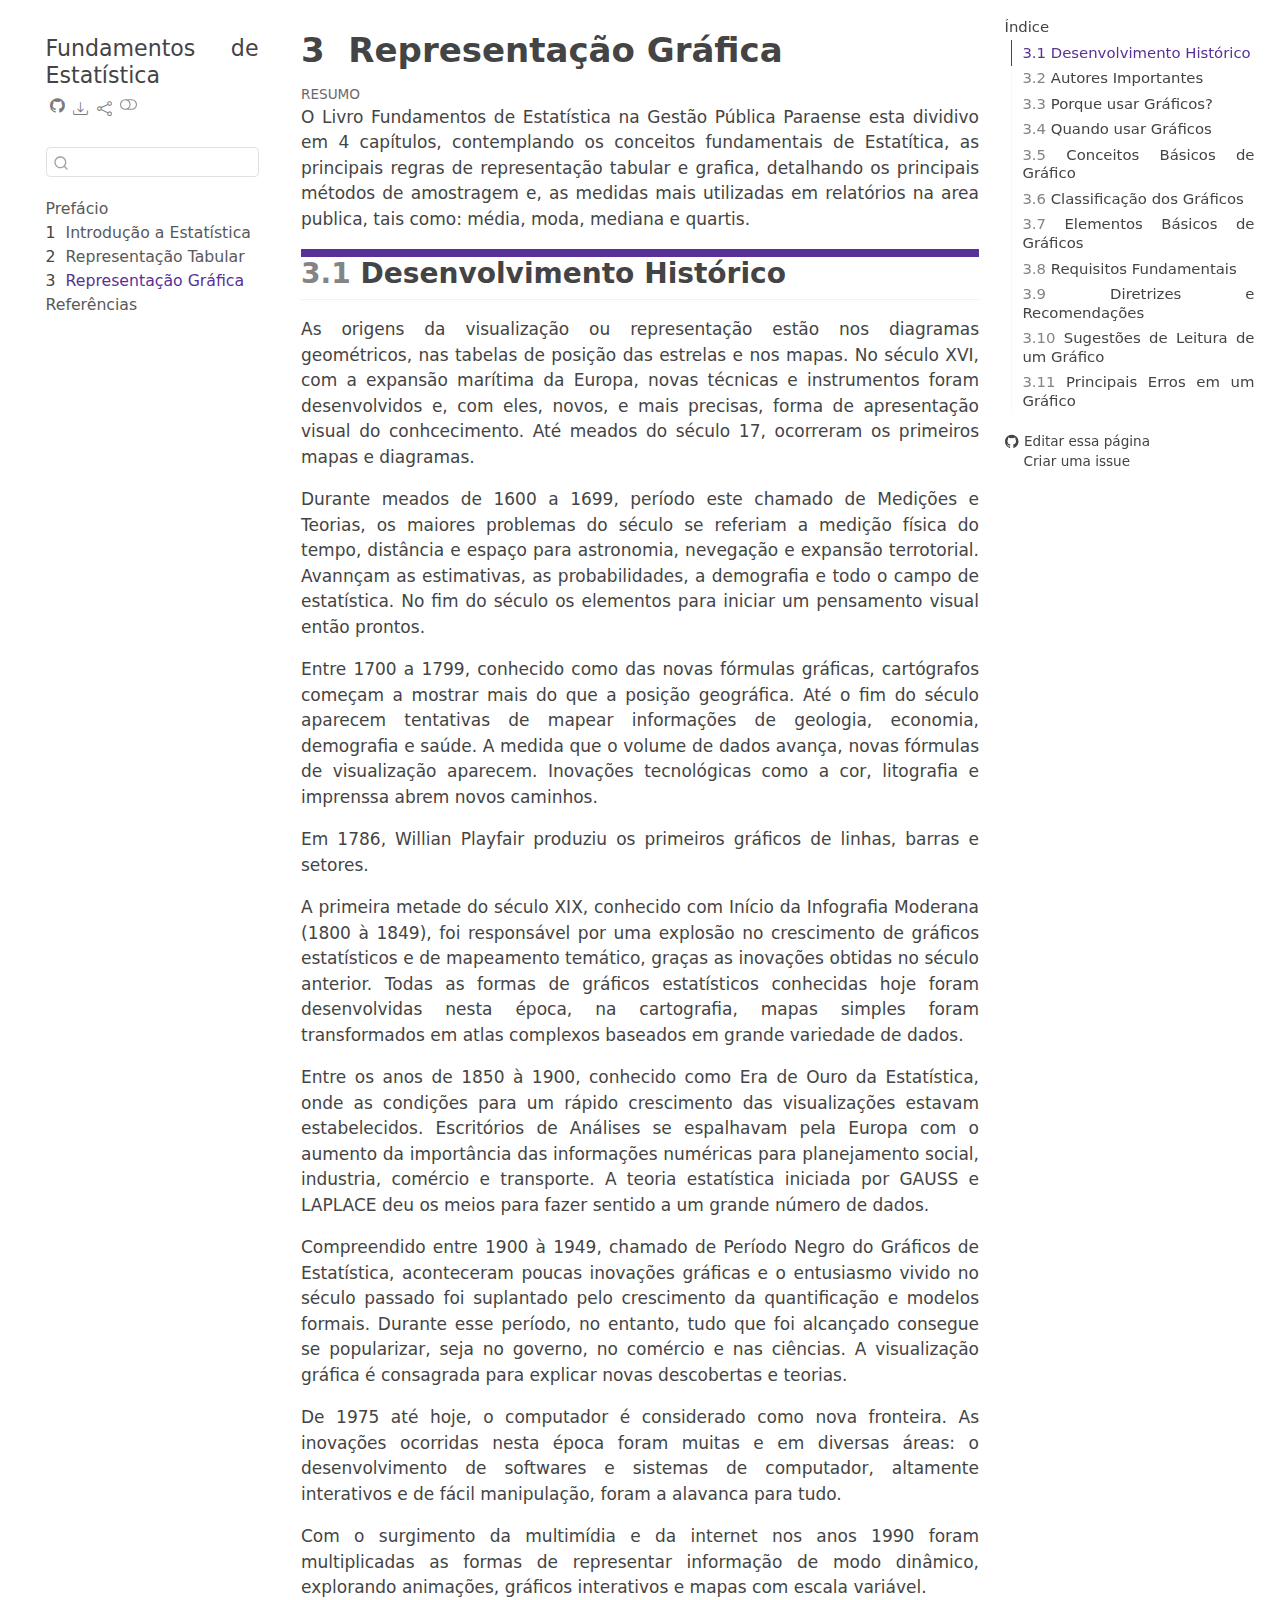
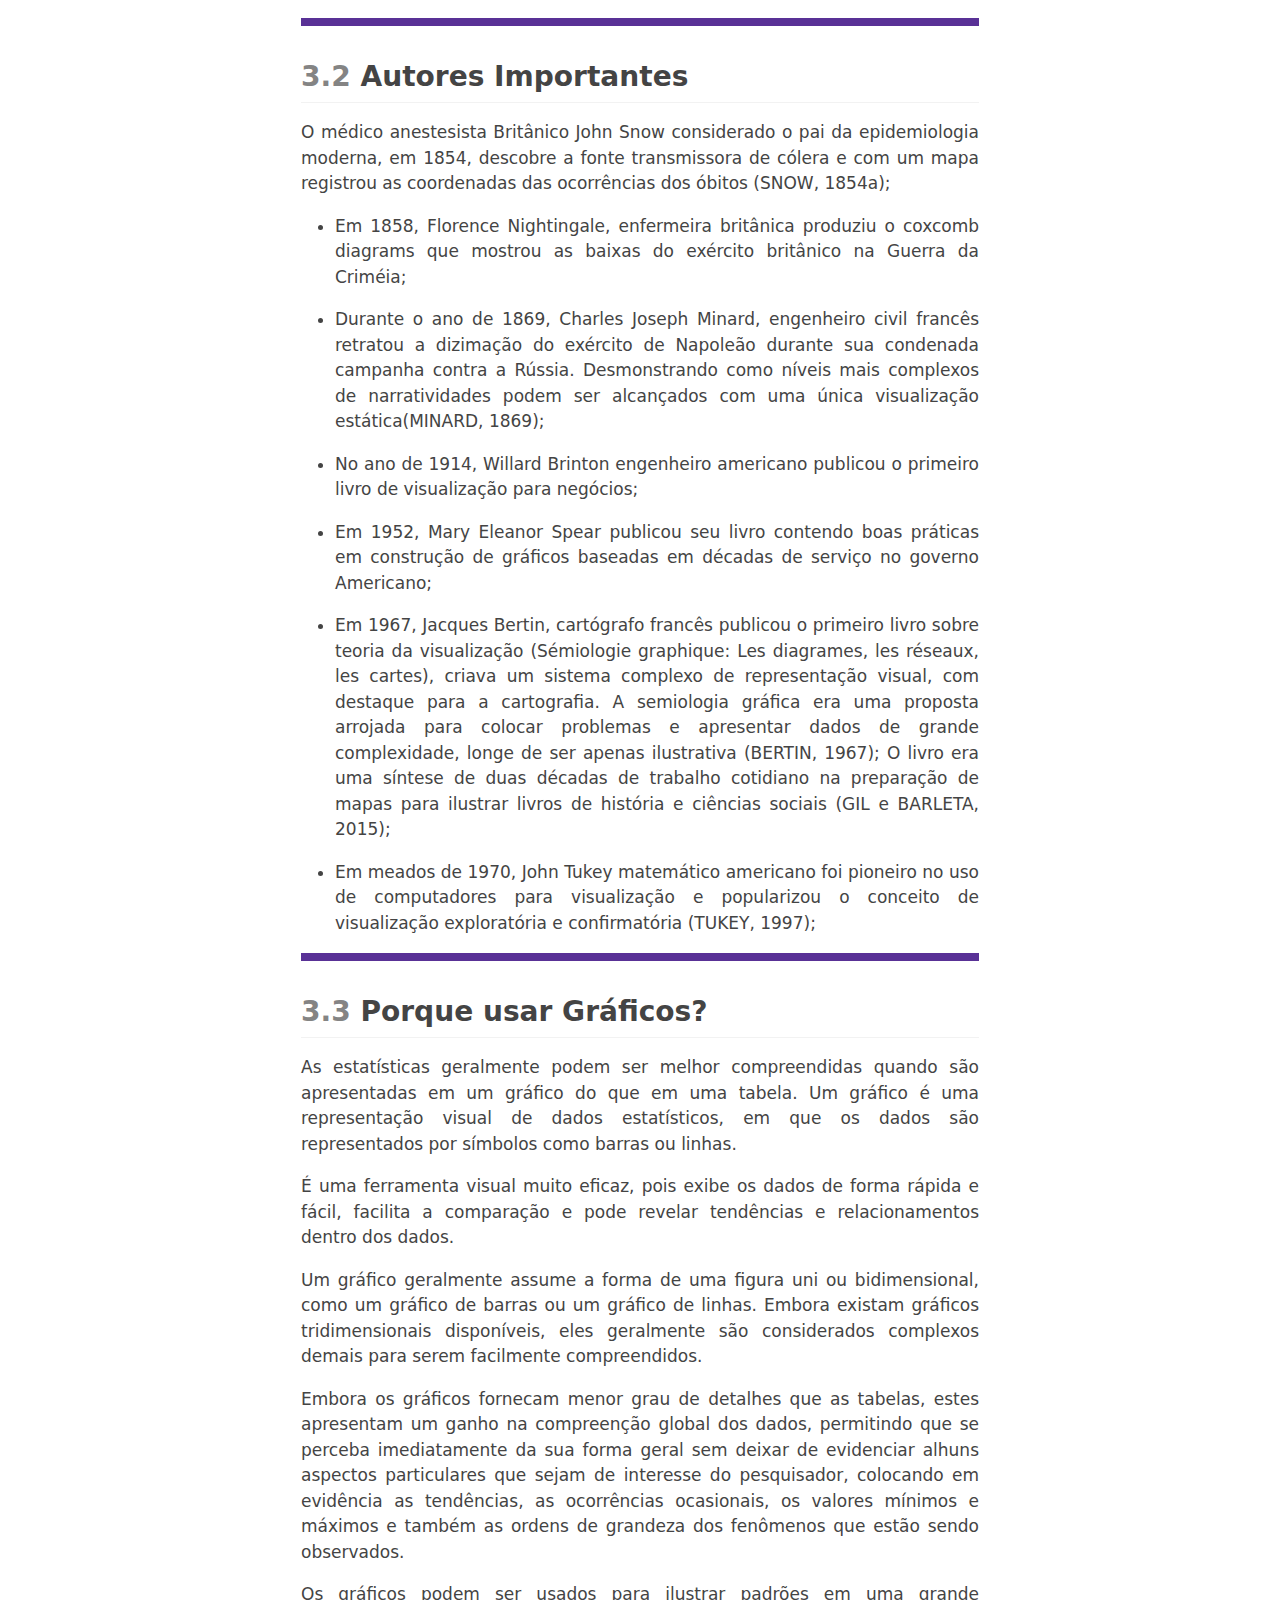
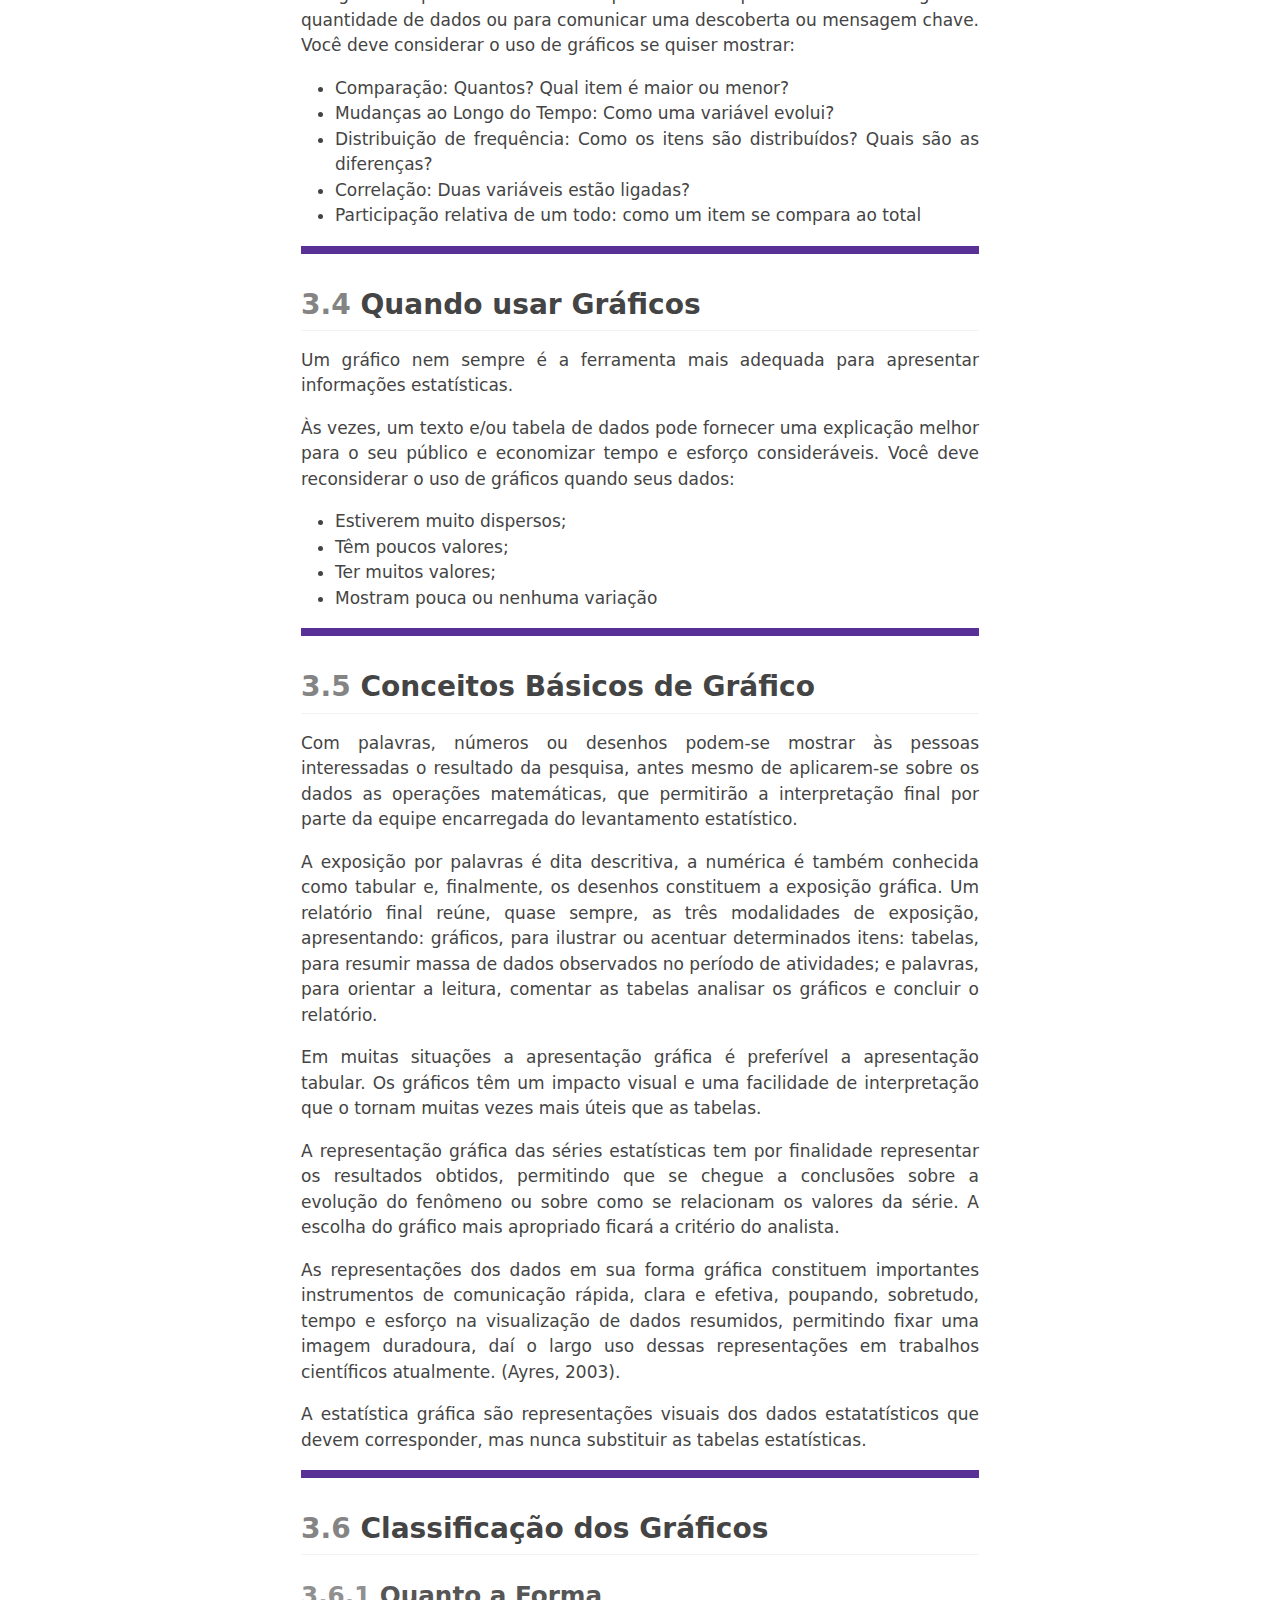
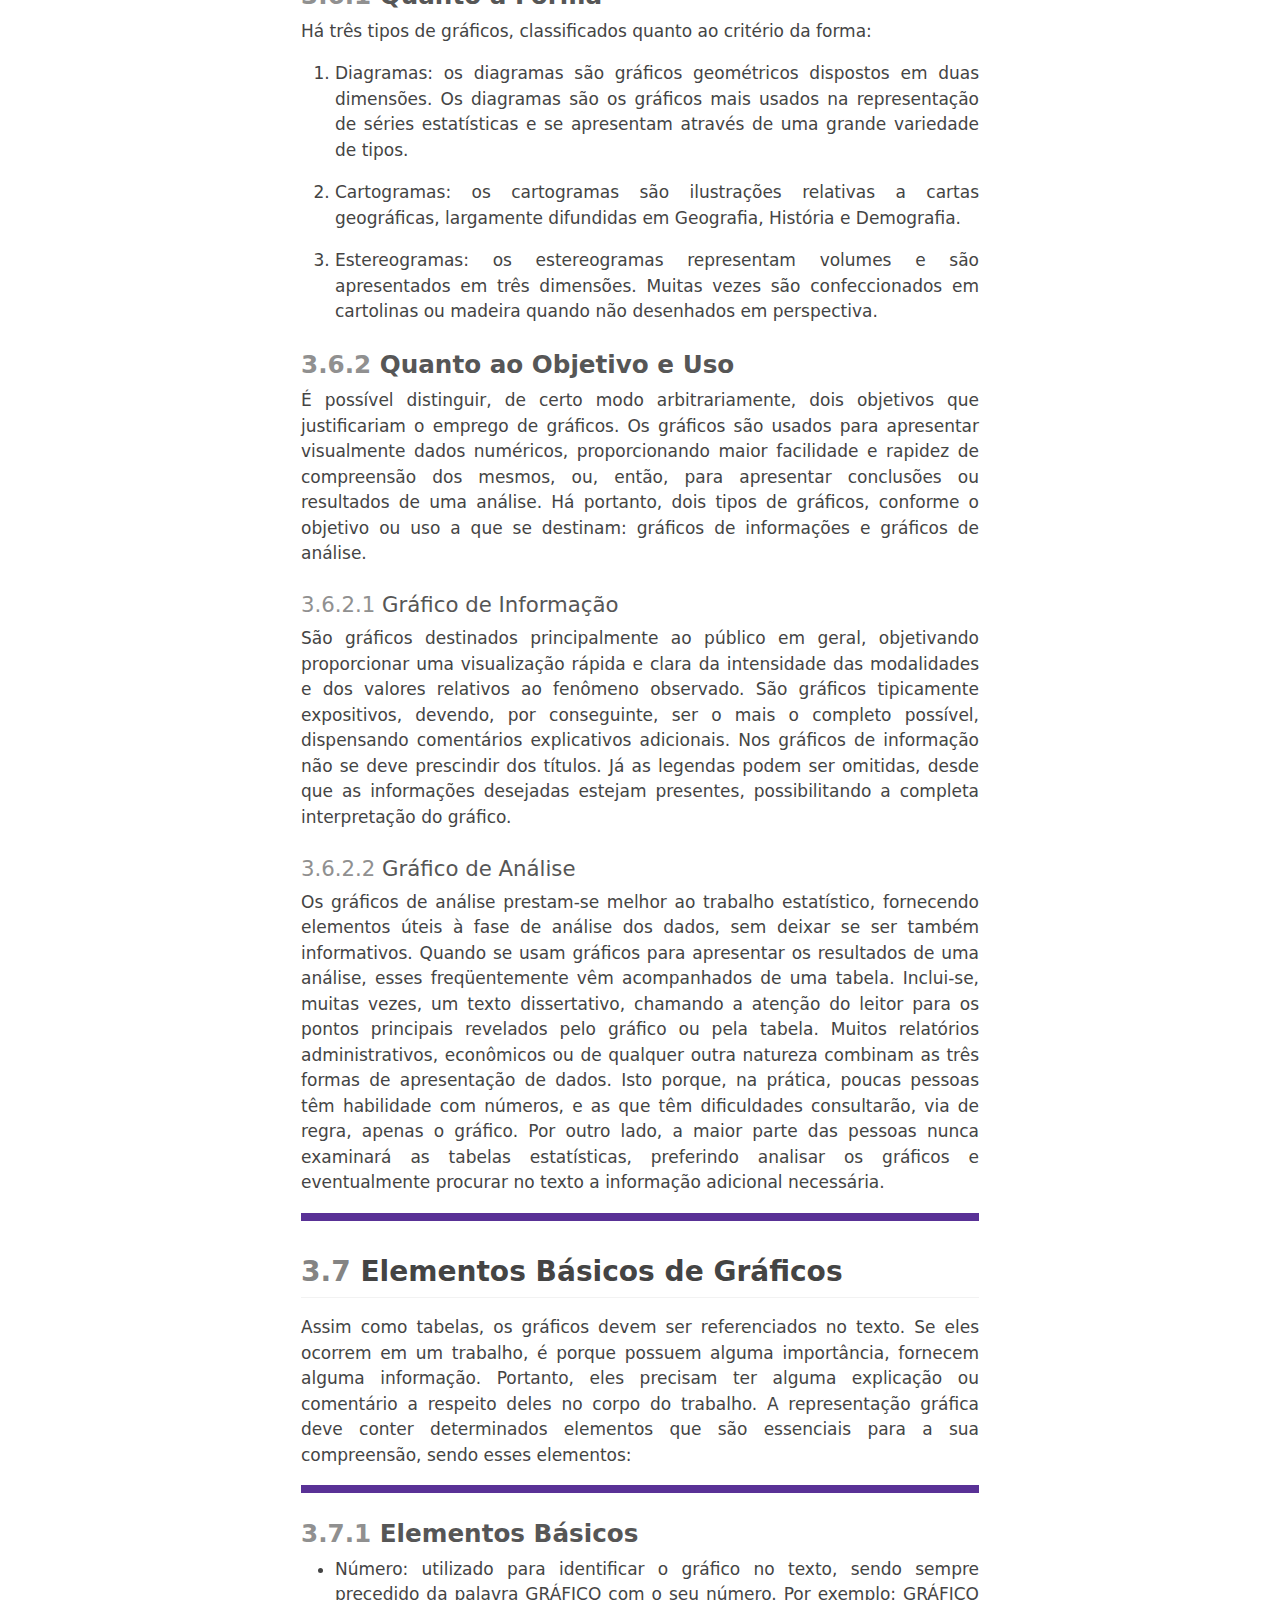
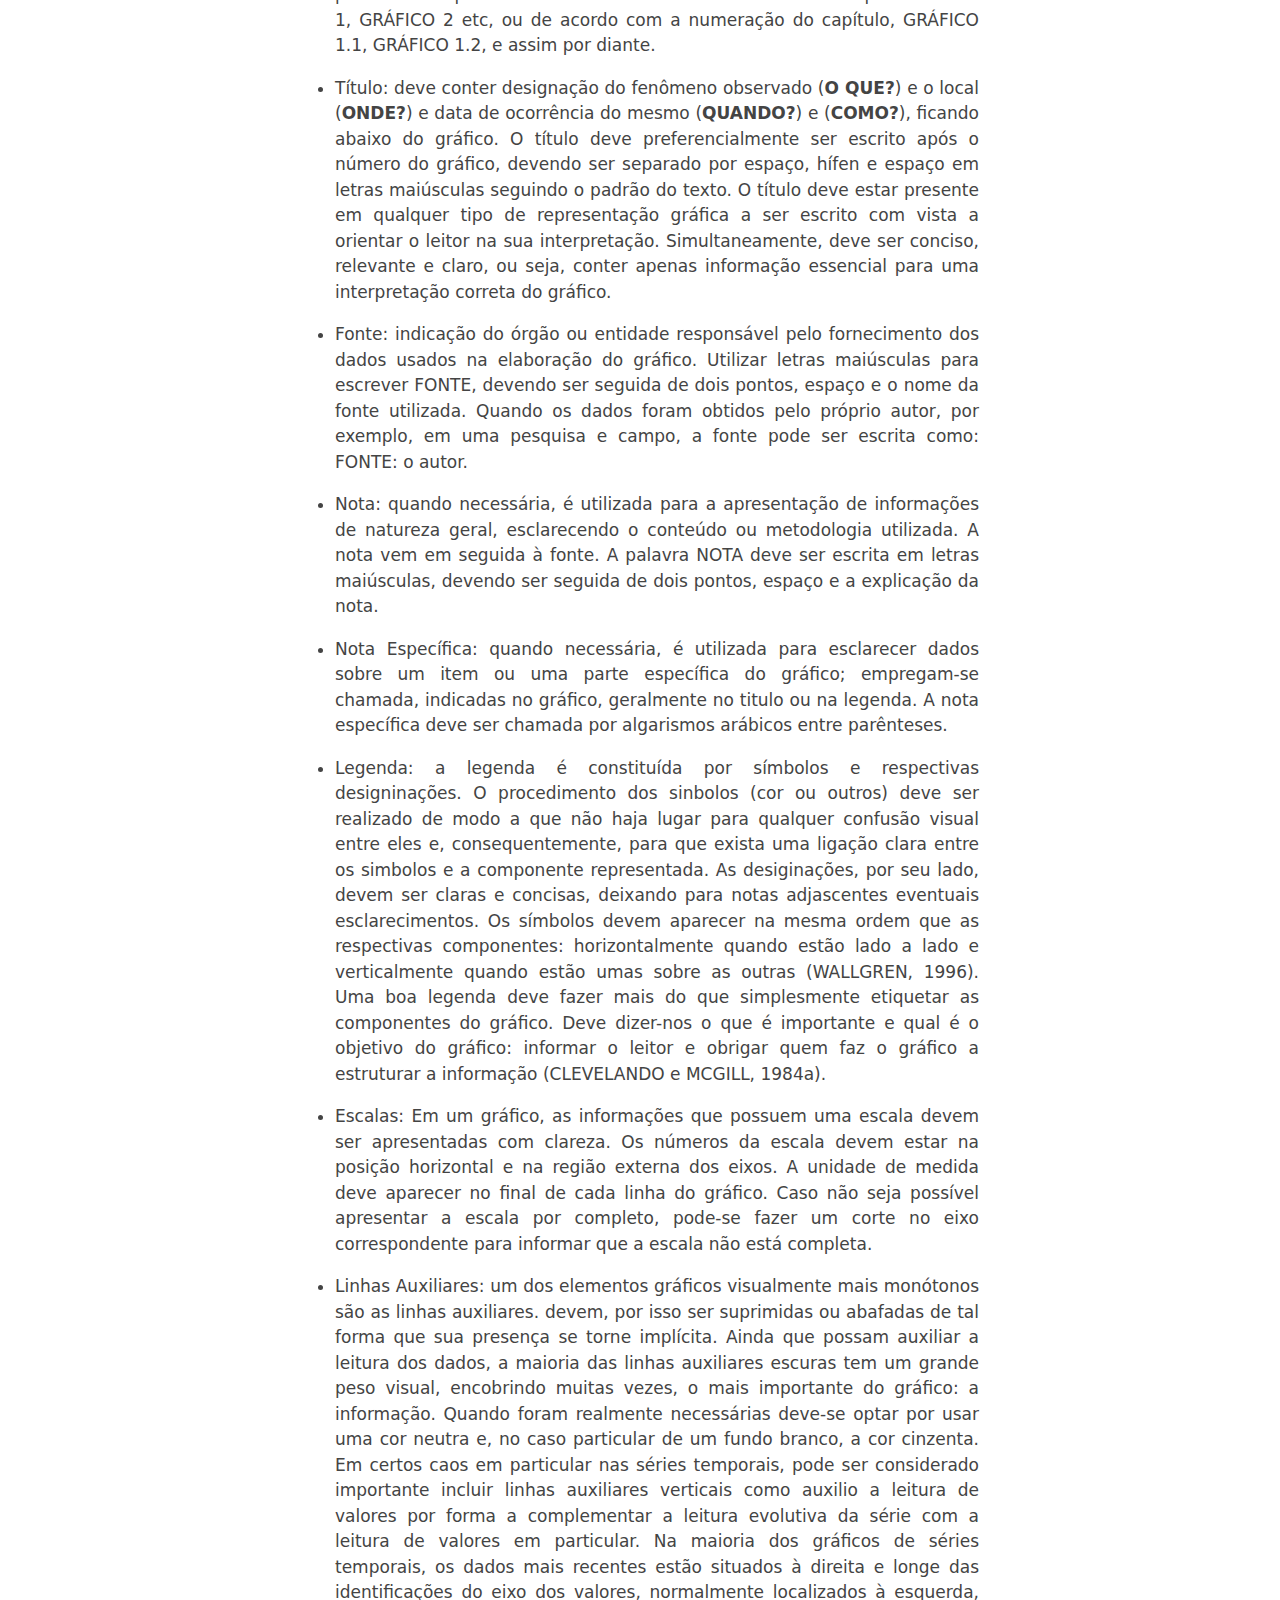
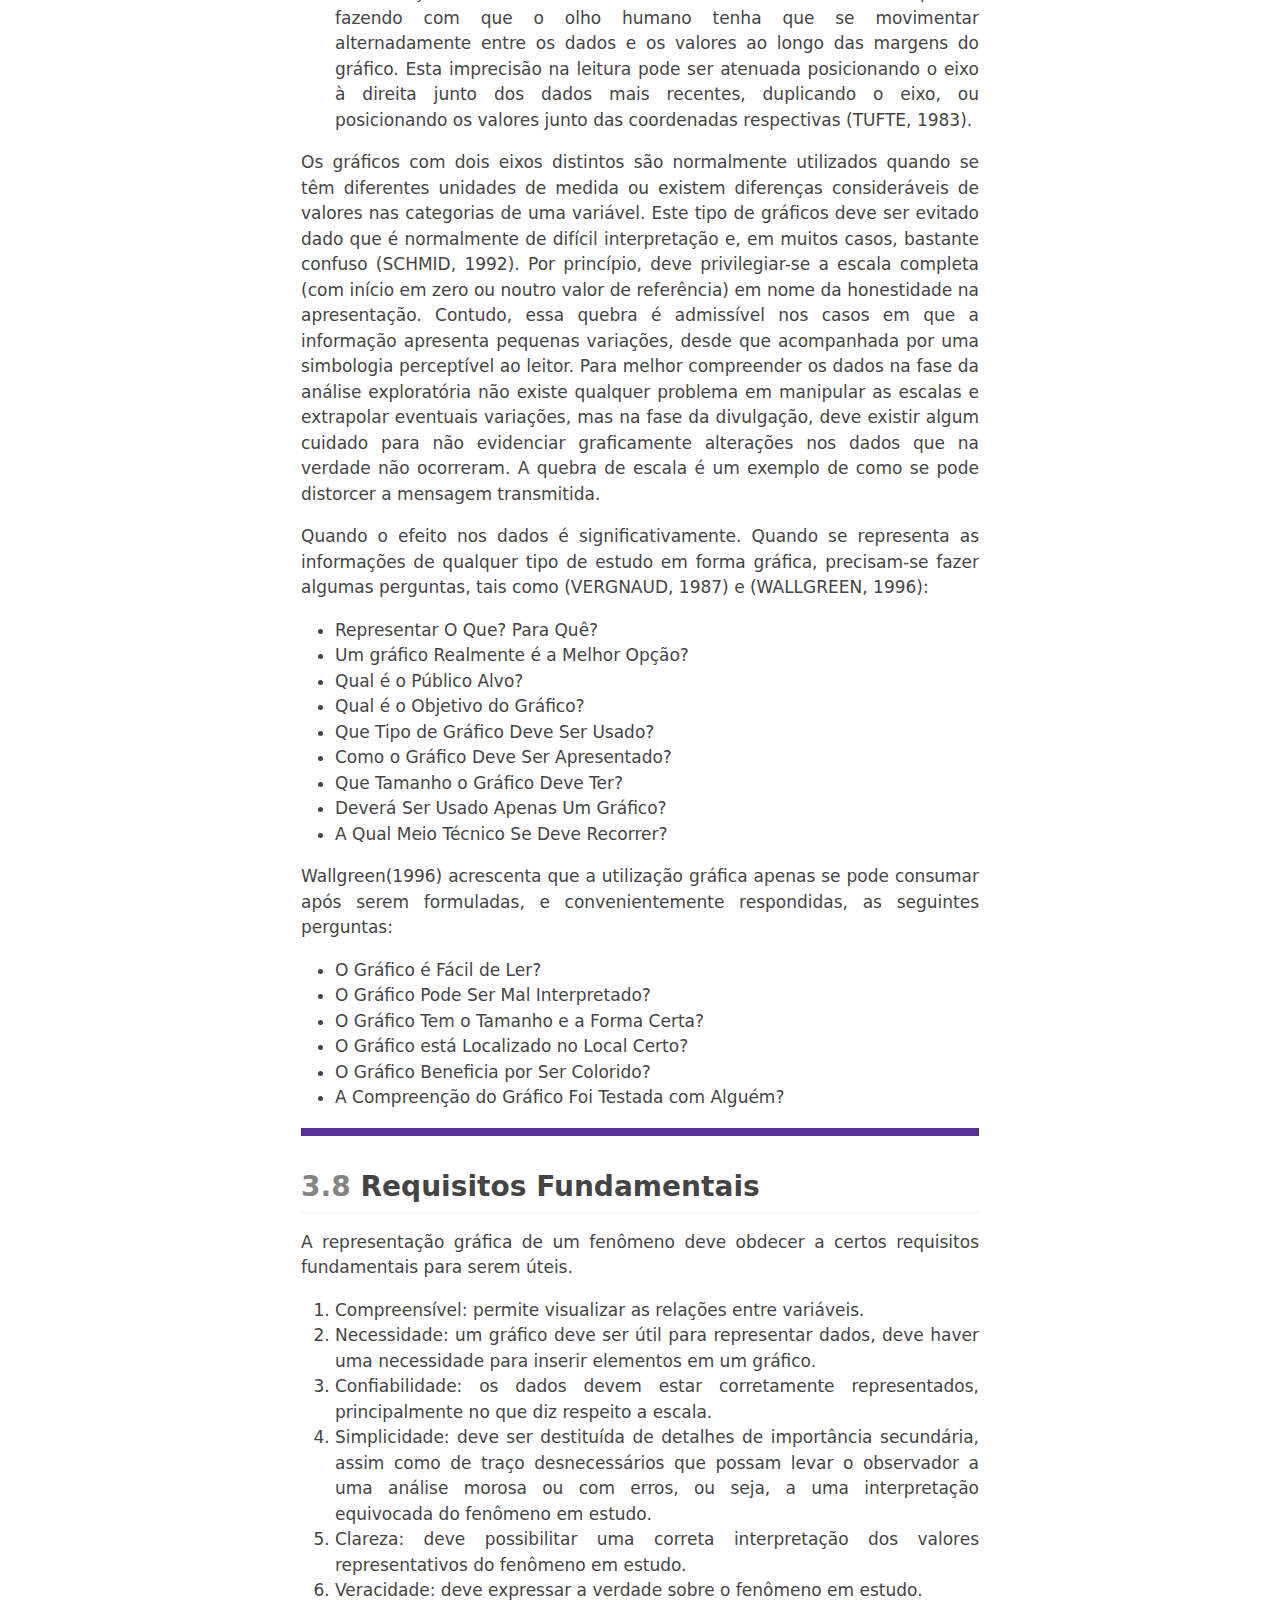
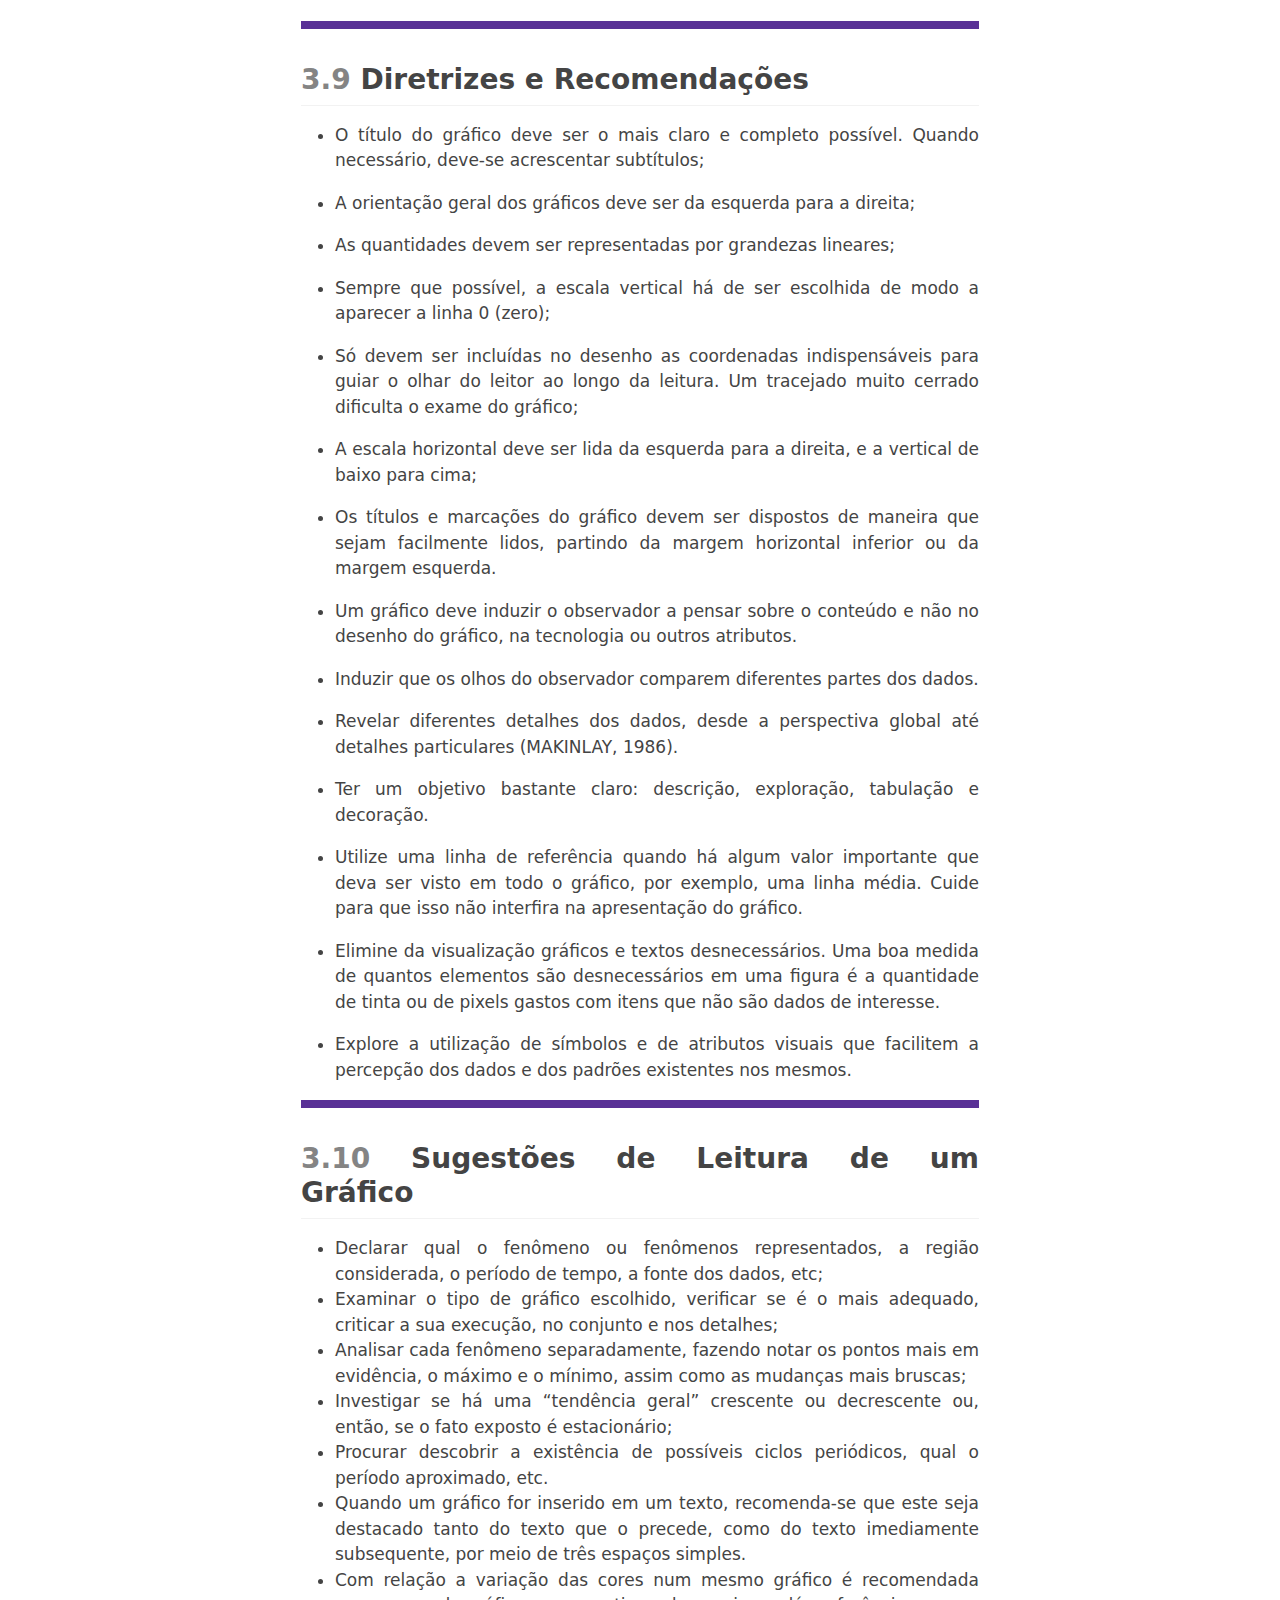
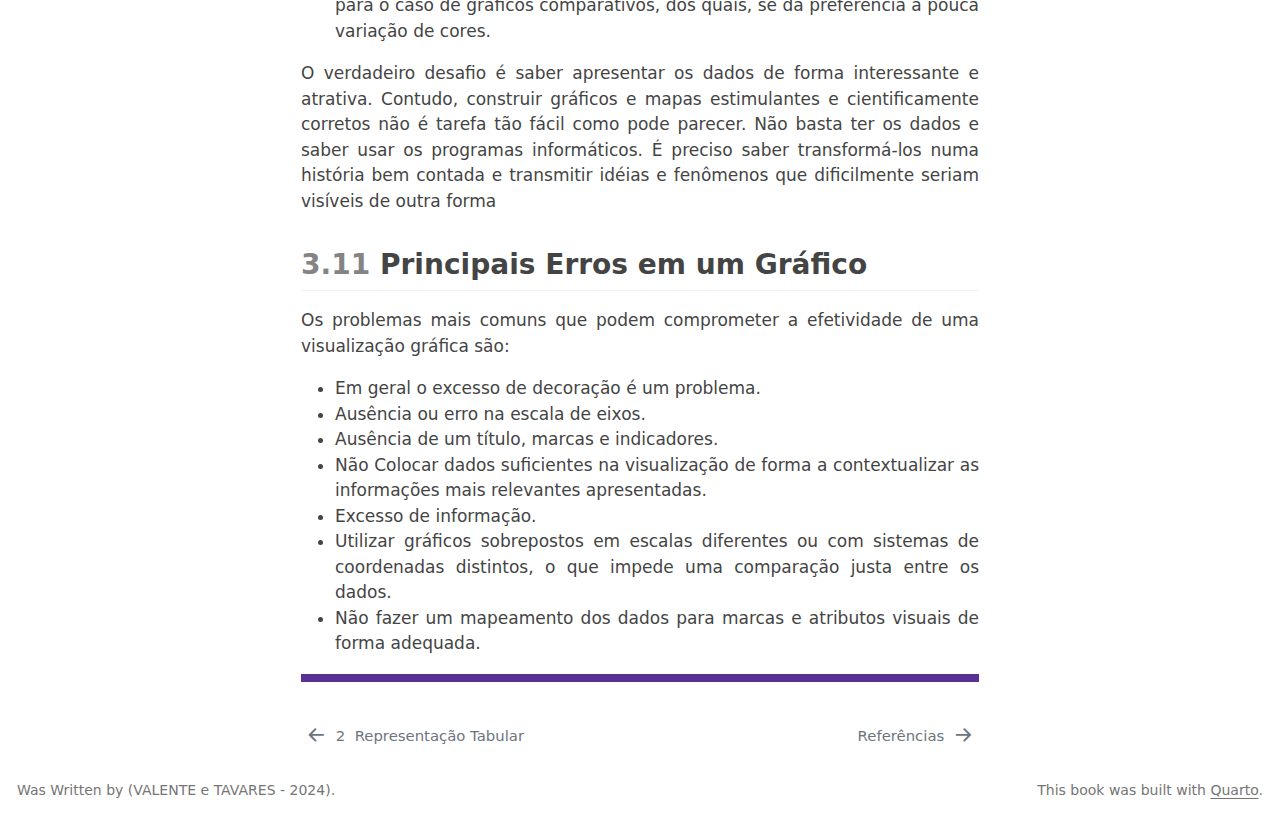
<file: docs/Graficos.html>
<!DOCTYPE html>
<html xmlns="http://www.w3.org/1999/xhtml" lang="pt" xml:lang="pt"><head>

<meta charset="utf-8">
<meta name="generator" content="quarto-1.6.39">

<meta name="viewport" content="width=device-width, initial-scale=1.0, user-scalable=yes">


<title>3&nbsp; Representação Gráfica – Fundamentos de Estatística </title>
<style>
code{white-space: pre-wrap;}
span.smallcaps{font-variant: small-caps;}
div.columns{display: flex; gap: min(4vw, 1.5em);}
div.column{flex: auto; overflow-x: auto;}
div.hanging-indent{margin-left: 1.5em; text-indent: -1.5em;}
ul.task-list{list-style: none;}
ul.task-list li input[type="checkbox"] {
  width: 0.8em;
  margin: 0 0.8em 0.2em -1em; /* quarto-specific, see https://github.com/quarto-dev/quarto-cli/issues/4556 */ 
  vertical-align: middle;
}
</style>


<script src="site_libs/quarto-nav/quarto-nav.js"></script>
<script src="site_libs/quarto-nav/headroom.min.js"></script>
<script src="site_libs/clipboard/clipboard.min.js"></script>
<script src="site_libs/quarto-search/autocomplete.umd.js"></script>
<script src="site_libs/quarto-search/fuse.min.js"></script>
<script src="site_libs/quarto-search/quarto-search.js"></script>
<meta name="quarto:offset" content="./">
<link href="./references.html" rel="next">
<link href="./Tabelas.html" rel="prev">
<script src="site_libs/quarto-html/quarto.js"></script>
<script src="site_libs/quarto-html/popper.min.js"></script>
<script src="site_libs/quarto-html/tippy.umd.min.js"></script>
<script src="site_libs/quarto-html/anchor.min.js"></script>
<link href="site_libs/quarto-html/tippy.css" rel="stylesheet">
<link href="site_libs/quarto-html/quarto-syntax-highlighting-e26003cea8cd680ca0c55a263523d882.css" rel="stylesheet" class="quarto-color-scheme" id="quarto-text-highlighting-styles">
<link href="site_libs/quarto-html/quarto-syntax-highlighting-dark-d166b450ba5a8e9f7a0ab969bf6592c1.css" rel="prefetch" class="quarto-color-scheme quarto-color-alternate" id="quarto-text-highlighting-styles">
<script src="site_libs/bootstrap/bootstrap.min.js"></script>
<link href="site_libs/bootstrap/bootstrap-icons.css" rel="stylesheet">
<link href="site_libs/bootstrap/bootstrap-795b0bbeec120e96429455de958b1749.min.css" rel="stylesheet" append-hash="true" class="quarto-color-scheme" id="quarto-bootstrap" data-mode="light">
<link href="site_libs/bootstrap/bootstrap-dark-d63079255415390071b13761f503016b.min.css" rel="prefetch" append-hash="true" class="quarto-color-scheme quarto-color-alternate" id="quarto-bootstrap" data-mode="dark">
<script id="quarto-search-options" type="application/json">{
  "location": "sidebar",
  "copy-button": false,
  "collapse-after": 3,
  "panel-placement": "start",
  "type": "textbox",
  "limit": 50,
  "keyboard-shortcut": [
    "f",
    "/",
    "s"
  ],
  "show-item-context": false,
  "language": {
    "search-no-results-text": "Nenhum resultado",
    "search-matching-documents-text": "documentos correspondentes",
    "search-copy-link-title": "Copiar link para a busca",
    "search-hide-matches-text": "Esconder correspondências adicionais",
    "search-more-match-text": "mais correspondência neste documento",
    "search-more-matches-text": "mais correspondências neste documento",
    "search-clear-button-title": "Limpar",
    "search-text-placeholder": "",
    "search-detached-cancel-button-title": "Cancelar",
    "search-submit-button-title": "Enviar",
    "search-label": "Procurar"
  }
}</script>
<script async="" src="https://hypothes.is/embed.js"></script>
<script>
  window.document.addEventListener("DOMContentLoaded", function (_event) {
    document.body.classList.add('hypothesis-enabled');
  });
</script>


</head>

<body class="nav-sidebar floating">

<div id="quarto-search-results"></div>
  <header id="quarto-header" class="headroom fixed-top">
  <nav class="quarto-secondary-nav">
    <div class="container-fluid d-flex">
      <button type="button" class="quarto-btn-toggle btn" data-bs-toggle="collapse" role="button" data-bs-target=".quarto-sidebar-collapse-item" aria-controls="quarto-sidebar" aria-expanded="false" aria-label="Alternar barra lateral" onclick="if (window.quartoToggleHeadroom) { window.quartoToggleHeadroom(); }">
        <i class="bi bi-layout-text-sidebar-reverse"></i>
      </button>
        <nav class="quarto-page-breadcrumbs" aria-label="breadcrumb"><ol class="breadcrumb"><li class="breadcrumb-item"><a href="./Graficos.html"><span class="chapter-number">3</span>&nbsp; <span class="chapter-title">Representação Gráfica</span></a></li></ol></nav>
        <a class="flex-grow-1" role="navigation" data-bs-toggle="collapse" data-bs-target=".quarto-sidebar-collapse-item" aria-controls="quarto-sidebar" aria-expanded="false" aria-label="Alternar barra lateral" onclick="if (window.quartoToggleHeadroom) { window.quartoToggleHeadroom(); }">      
        </a>
      <button type="button" class="btn quarto-search-button" aria-label="Procurar" onclick="window.quartoOpenSearch();">
        <i class="bi bi-search"></i>
      </button>
    </div>
  </nav>
</header>
<!-- content -->
<div id="quarto-content" class="quarto-container page-columns page-rows-contents page-layout-article">
<!-- sidebar -->
  <nav id="quarto-sidebar" class="sidebar collapse collapse-horizontal quarto-sidebar-collapse-item sidebar-navigation floating overflow-auto">
    <div class="pt-lg-2 mt-2 text-left sidebar-header">
    <div class="sidebar-title mb-0 py-0">
      <a href="./">Fundamentos de Estatística</a> 
        <div class="sidebar-tools-main tools-wide">
    <a href="https://github.com/MarioDhiego/Book_Estatistica_Quarto" title="Código fonte" class="quarto-navigation-tool px-1" aria-label="Código fonte"><i class="bi bi-github"></i></a>
    <div class="dropdown">
      <a href="" title="Download" id="quarto-navigation-tool-dropdown-0" class="quarto-navigation-tool dropdown-toggle px-1" data-bs-toggle="dropdown" aria-expanded="false" role="link" aria-label="Download"><i class="bi bi-download"></i></a>
      <ul class="dropdown-menu" aria-labelledby="quarto-navigation-tool-dropdown-0">
          <li>
            <a class="dropdown-item sidebar-tools-main-item" href="./Fundamentos-de-Estatística-.pdf">
              <i class="bi bi-file-pdf pe-1"></i>
            Download PDF
            </a>
          </li>
          <li>
            <a class="dropdown-item sidebar-tools-main-item" href="./Fundamentos-de-Estatística-.epub">
              <i class="bi bi-journal pe-1"></i>
            Download ePub
            </a>
          </li>
      </ul>
    </div>
    <div class="dropdown">
      <a href="" title="Share" id="quarto-navigation-tool-dropdown-1" class="quarto-navigation-tool dropdown-toggle px-1" data-bs-toggle="dropdown" aria-expanded="false" role="link" aria-label="Share"><i class="bi bi-share"></i></a>
      <ul class="dropdown-menu" aria-labelledby="quarto-navigation-tool-dropdown-1">
          <li>
            <a class="dropdown-item sidebar-tools-main-item" href="https://twitter.com/intent/tweet?url=|url|">
              <i class="bi bi-twitter pe-1"></i>
            Twitter
            </a>
          </li>
          <li>
            <a class="dropdown-item sidebar-tools-main-item" href="https://www.facebook.com/sharer/sharer.php?u=|url|">
              <i class="bi bi-facebook pe-1"></i>
            Facebook
            </a>
          </li>
      </ul>
    </div>
  <a href="" class="quarto-color-scheme-toggle quarto-navigation-tool  px-1" onclick="window.quartoToggleColorScheme(); return false;" title="Alternar modo escuro"><i class="bi"></i></a>
</div>
    </div>
      </div>
        <div class="mt-2 flex-shrink-0 align-items-center">
        <div class="sidebar-search">
        <div id="quarto-search" class="" title="Procurar"></div>
        </div>
        </div>
    <div class="sidebar-menu-container"> 
    <ul class="list-unstyled mt-1">
        <li class="sidebar-item">
  <div class="sidebar-item-container"> 
  <a href="./index.html" class="sidebar-item-text sidebar-link">
 <span class="menu-text">Prefácio</span></a>
  </div>
</li>
        <li class="sidebar-item">
  <div class="sidebar-item-container"> 
  <a href="./intro.html" class="sidebar-item-text sidebar-link">
 <span class="menu-text"><span class="chapter-number">1</span>&nbsp; <span class="chapter-title">Introdução a Estatística</span></span></a>
  </div>
</li>
        <li class="sidebar-item">
  <div class="sidebar-item-container"> 
  <a href="./Tabelas.html" class="sidebar-item-text sidebar-link">
 <span class="menu-text"><span class="chapter-number">2</span>&nbsp; <span class="chapter-title">Representação Tabular</span></span></a>
  </div>
</li>
        <li class="sidebar-item">
  <div class="sidebar-item-container"> 
  <a href="./Graficos.html" class="sidebar-item-text sidebar-link active">
 <span class="menu-text"><span class="chapter-number">3</span>&nbsp; <span class="chapter-title">Representação Gráfica</span></span></a>
  </div>
</li>
        <li class="sidebar-item">
  <div class="sidebar-item-container"> 
  <a href="./references.html" class="sidebar-item-text sidebar-link">
 <span class="menu-text">Referências</span></a>
  </div>
</li>
    </ul>
    </div>
</nav>
<div id="quarto-sidebar-glass" class="quarto-sidebar-collapse-item" data-bs-toggle="collapse" data-bs-target=".quarto-sidebar-collapse-item"></div>
<!-- margin-sidebar -->
    <div id="quarto-margin-sidebar" class="sidebar margin-sidebar">
        <nav id="TOC" role="doc-toc" class="toc-active">
    <h2 id="toc-title">Índice</h2>
   
  <ul>
  <li><a href="#desenvolvimento-histórico" id="toc-desenvolvimento-histórico" class="nav-link active" data-scroll-target="#desenvolvimento-histórico"><span class="header-section-number">3.1</span> Desenvolvimento Histórico</a></li>
  <li><a href="#autores-importantes" id="toc-autores-importantes" class="nav-link" data-scroll-target="#autores-importantes"><span class="header-section-number">3.2</span> Autores Importantes</a></li>
  <li><a href="#porque-usar-gráficos" id="toc-porque-usar-gráficos" class="nav-link" data-scroll-target="#porque-usar-gráficos"><span class="header-section-number">3.3</span> Porque usar Gráficos?</a></li>
  <li><a href="#quando-usar-gráficos" id="toc-quando-usar-gráficos" class="nav-link" data-scroll-target="#quando-usar-gráficos"><span class="header-section-number">3.4</span> Quando usar Gráficos</a></li>
  <li><a href="#conceitos-básicos-de-gráfico" id="toc-conceitos-básicos-de-gráfico" class="nav-link" data-scroll-target="#conceitos-básicos-de-gráfico"><span class="header-section-number">3.5</span> Conceitos Básicos de Gráfico</a></li>
  <li><a href="#classificação-dos-gráficos" id="toc-classificação-dos-gráficos" class="nav-link" data-scroll-target="#classificação-dos-gráficos"><span class="header-section-number">3.6</span> Classificação dos Gráficos</a>
  <ul class="collapse">
  <li><a href="#quanto-a-forma" id="toc-quanto-a-forma" class="nav-link" data-scroll-target="#quanto-a-forma"><span class="header-section-number">3.6.1</span> Quanto a Forma</a></li>
  <li><a href="#quanto-ao-objetivo-e-uso" id="toc-quanto-ao-objetivo-e-uso" class="nav-link" data-scroll-target="#quanto-ao-objetivo-e-uso"><span class="header-section-number">3.6.2</span> Quanto ao Objetivo e Uso</a></li>
  </ul></li>
  <li><a href="#elementos-básicos-de-gráficos" id="toc-elementos-básicos-de-gráficos" class="nav-link" data-scroll-target="#elementos-básicos-de-gráficos"><span class="header-section-number">3.7</span> Elementos Básicos de Gráficos</a>
  <ul class="collapse">
  <li><a href="#elementos-básicos" id="toc-elementos-básicos" class="nav-link" data-scroll-target="#elementos-básicos"><span class="header-section-number">3.7.1</span> Elementos Básicos</a></li>
  </ul></li>
  <li><a href="#requisitos-fundamentais" id="toc-requisitos-fundamentais" class="nav-link" data-scroll-target="#requisitos-fundamentais"><span class="header-section-number">3.8</span> Requisitos Fundamentais</a></li>
  <li><a href="#diretrizes-e-recomendações" id="toc-diretrizes-e-recomendações" class="nav-link" data-scroll-target="#diretrizes-e-recomendações"><span class="header-section-number">3.9</span> Diretrizes e Recomendações</a></li>
  <li><a href="#sugestões-de-leitura-de-um-gráfico" id="toc-sugestões-de-leitura-de-um-gráfico" class="nav-link" data-scroll-target="#sugestões-de-leitura-de-um-gráfico"><span class="header-section-number">3.10</span> Sugestões de Leitura de um Gráfico</a></li>
  <li><a href="#principais-erros-em-um-gráfico" id="toc-principais-erros-em-um-gráfico" class="nav-link" data-scroll-target="#principais-erros-em-um-gráfico"><span class="header-section-number">3.11</span> Principais Erros em um Gráfico</a></li>
  </ul>
<div class="toc-actions"><ul><li><a href="https://github.com/MarioDhiego/Book_Estatistica_Quarto/edit/main/Graficos.qmd" class="toc-action"><i class="bi bi-github"></i>Editar essa página</a></li><li><a href="https://github.com/MarioDhiego/Book_Estatistica_Quarto/issues/new" class="toc-action"><i class="bi empty"></i>Criar uma issue</a></li></ul></div></nav>
    </div>
<!-- main -->
<main class="content" id="quarto-document-content">

<header id="title-block-header" class="quarto-title-block default">
<div class="quarto-title">
<h1 class="title"><span class="chapter-number">3</span>&nbsp; <span class="chapter-title">Representação Gráfica</span></h1>
</div>



<div class="quarto-title-meta">

    
  
    
  </div>
  
<div>
  <div class="abstract">
    <div class="block-title">Resumo</div>
    O Livro Fundamentos de Estatística na Gestão Pública Paraense esta dividivo em 4 capítulos, contemplando os conceitos fundamentais de Estatítica, as principais regras de representação tabular e grafica, detalhando os principais métodos de amostragem e, as medidas mais utilizadas em relatórios na area publica, tais como: média, moda, mediana e quartis.
  </div>
</div>


</header>


<div class="progress">
<div class="progress-bar" style="width: 100%;">

</div>
</div>
<section id="desenvolvimento-histórico" class="level2" data-number="3.1">
<h2 data-number="3.1" class="anchored" data-anchor-id="desenvolvimento-histórico"><span class="header-section-number">3.1</span> Desenvolvimento Histórico</h2>
<style>
body{text-align: justify}
</style>
<p>As origens da visualização ou representação estão nos diagramas geométricos, nas tabelas de posição das estrelas e nos mapas. No século XVI, com a expansão marítima da Europa, novas técnicas e instrumentos foram desenvolvidos e, com eles, novos, e mais precisas, forma de apresentação visual do conhcecimento. Até meados do século 17, ocorreram os primeiros mapas e diagramas.</p>
<p>Durante meados de 1600 a 1699, período este chamado de Medições e Teorias, os maiores problemas do século se referiam a medição física do tempo, distância e espaço para astronomia, nevegação e expansão terrotorial. Avannçam as estimativas, as probabilidades, a demografia e todo o campo de estatística. No fim do século os elementos para iniciar um pensamento visual então prontos.</p>
<p>Entre 1700 a 1799, conhecido como das novas fórmulas gráficas, cartógrafos começam a mostrar mais do que a posição geográfica. Até o fim do século aparecem tentativas de mapear informações de geologia, economia, demografia e saúde. A medida que o volume de dados avança, novas fórmulas de visualização aparecem. Inovações tecnológicas como a cor, litografia e imprenssa abrem novos caminhos.</p>
<p>Em 1786, Willian Playfair produziu os primeiros gráficos de linhas, barras e setores.</p>
<p>A primeira metade do século XIX, conhecido com Início da Infografia Moderana (1800 à 1849), foi responsável por uma explosão no crescimento de gráficos estatísticos e de mapeamento temático, graças as inovações obtidas no século anterior. Todas as formas de gráficos estatísticos conhecidas hoje foram desenvolvidas nesta época, na cartografia, mapas simples foram transformados em atlas complexos baseados em grande variedade de dados.</p>
<p>Entre os anos de 1850 à 1900, conhecido como Era de Ouro da Estatística, onde as condições para um rápido crescimento das visualizações estavam estabelecidos. Escritórios de Análises se espalhavam pela Europa com o aumento da importância das informações numéricas para planejamento social, industria, comércio e transporte. A teoria estatística iniciada por GAUSS e LAPLACE deu os meios para fazer sentido a um grande número de dados.</p>
<p>Compreendido entre 1900 à 1949, chamado de Período Negro do Gráficos de Estatística, aconteceram poucas inovações gráficas e o entusiasmo vivido no século passado foi suplantado pelo crescimento da quantificação e modelos formais. Durante esse período, no entanto, tudo que foi alcançado consegue se popularizar, seja no governo, no comércio e nas ciências. A visualização gráfica é consagrada para explicar novas descobertas e teorias.</p>
<p>De 1975 até hoje, o computador é considerado como nova fronteira. As inovações ocorridas nesta época foram muitas e em diversas áreas: o desenvolvimento de softwares e sistemas de computador, altamente interativos e de fácil manipulação, foram a alavanca para tudo.</p>
<p>Com o surgimento da multimídia e da internet nos anos 1990 foram multiplicadas as formas de representar informação de modo dinâmico, explorando animações, gráficos interativos e mapas com escala variável.</p>
<div class="progress">
<div class="progress-bar" style="width: 100%;">

</div>
</div>
</section>
<section id="autores-importantes" class="level2" data-number="3.2">
<h2 data-number="3.2" class="anchored" data-anchor-id="autores-importantes"><span class="header-section-number">3.2</span> Autores Importantes</h2>
<p>O médico anestesista Britânico John Snow considerado o pai da epidemiologia moderna, em 1854, descobre a fonte transmissora de cólera e com um mapa registrou as coordenadas das ocorrências dos óbitos (SNOW, 1854a);</p>
<ul>
<li><p>Em 1858, Florence Nightingale, enfermeira britânica produziu o coxcomb diagrams que mostrou as baixas do exército britânico na Guerra da Criméia;</p></li>
<li><p>Durante o ano de 1869, Charles Joseph Minard, engenheiro civil francês retratou a dizimação do exército de Napoleão durante sua condenada campanha contra a Rússia. Desmonstrando como níveis mais complexos de narratividades podem ser alcançados com uma única visualização estática(MINARD, 1869);</p></li>
<li><p>No ano de 1914, Willard Brinton engenheiro americano publicou o primeiro livro de visualização para negócios;</p></li>
<li><p>Em 1952, Mary Eleanor Spear publicou seu livro contendo boas práticas em construção de gráficos baseadas em décadas de serviço no governo Americano;</p></li>
<li><p>Em 1967, Jacques Bertin, cartógrafo francês publicou o primeiro livro sobre teoria da visualização (Sémiologie graphique: Les diagrames, les réseaux, les cartes), criava um sistema complexo de representação visual, com destaque para a cartografia. A semiologia gráfica era uma proposta arrojada para colocar problemas e apresentar dados de grande complexidade, longe de ser apenas ilustrativa (BERTIN, 1967); O livro era uma síntese de duas décadas de trabalho cotidiano na preparação de mapas para ilustrar livros de história e ciências sociais (GIL e BARLETA, 2015);</p></li>
<li><p>Em meados de 1970, John Tukey matemático americano foi pioneiro no uso de computadores para visualização e popularizou o conceito de visualização exploratória e confirmatória (TUKEY, 1997);</p></li>
</ul>
<div class="progress">
<div class="progress-bar" style="width: 100%;">

</div>
</div>
</section>
<section id="porque-usar-gráficos" class="level2" data-number="3.3">
<h2 data-number="3.3" class="anchored" data-anchor-id="porque-usar-gráficos"><span class="header-section-number">3.3</span> Porque usar Gráficos?</h2>
<p>As estatísticas geralmente podem ser melhor compreendidas quando são apresentadas em um gráfico do que em uma tabela. Um gráfico é uma representação visual de dados estatísticos, em que os dados são representados por símbolos como barras ou linhas.</p>
<p>É uma ferramenta visual muito eficaz, pois exibe os dados de forma rápida e fácil, facilita a comparação e pode revelar tendências e relacionamentos dentro dos dados.</p>
<p>Um gráfico geralmente assume a forma de uma figura uni ou bidimensional, como um gráfico de barras ou um gráfico de linhas. Embora existam gráficos tridimensionais disponíveis, eles geralmente são considerados complexos demais para serem facilmente compreendidos.</p>
<p>Embora os gráficos fornecam menor grau de detalhes que as tabelas, estes apresentam um ganho na compreenção global dos dados, permitindo que se perceba imediatamente da sua forma geral sem deixar de evidenciar alhuns aspectos particulares que sejam de interesse do pesquisador, colocando em evidência as tendências, as ocorrências ocasionais, os valores mínimos e máximos e também as ordens de grandeza dos fenômenos que estão sendo observados.</p>
<p>Os gráficos podem ser usados para ilustrar padrões em uma grande quantidade de dados ou para comunicar uma descoberta ou mensagem chave. Você deve considerar o uso de gráficos se quiser mostrar:</p>
<ul>
<li>Comparação: Quantos? Qual item é maior ou menor?</li>
<li>Mudanças ao Longo do Tempo: Como uma variável evolui?</li>
<li>Distribuição de frequência: Como os itens são distribuídos? Quais são as diferenças?</li>
<li>Correlação: Duas variáveis estão ligadas?</li>
<li>Participação relativa de um todo: como um item se compara ao total</li>
</ul>
<div class="progress">
<div class="progress-bar" style="width: 100%;">

</div>
</div>
</section>
<section id="quando-usar-gráficos" class="level2" data-number="3.4">
<h2 data-number="3.4" class="anchored" data-anchor-id="quando-usar-gráficos"><span class="header-section-number">3.4</span> Quando usar Gráficos</h2>
<p>Um gráfico nem sempre é a ferramenta mais adequada para apresentar informações estatísticas.</p>
<p>Às vezes, um texto e/ou tabela de dados pode fornecer uma explicação melhor para o seu público e economizar tempo e esforço consideráveis. Você deve reconsiderar o uso de gráficos quando seus dados:</p>
<ul>
<li>Estiverem muito dispersos;</li>
<li>Têm poucos valores;</li>
<li>Ter muitos valores;</li>
<li>Mostram pouca ou nenhuma variação</li>
</ul>
<div class="progress">
<div class="progress-bar" style="width: 100%;">

</div>
</div>
</section>
<section id="conceitos-básicos-de-gráfico" class="level2" data-number="3.5">
<h2 data-number="3.5" class="anchored" data-anchor-id="conceitos-básicos-de-gráfico"><span class="header-section-number">3.5</span> Conceitos Básicos de Gráfico</h2>
<p>Com palavras, números ou desenhos podem-se mostrar às pessoas interessadas o resultado da pesquisa, antes mesmo de aplicarem-se sobre os dados as operações matemáticas, que permitirão a interpretação final por parte da equipe encarregada do levantamento estatístico.</p>
<p>A exposição por palavras é dita descritiva, a numérica é também conhecida como tabular e, finalmente, os desenhos constituem a exposição gráfica. Um relatório final reúne, quase sempre, as três modalidades de exposição, apresentando: gráficos, para ilustrar ou acentuar determinados itens: tabelas, para resumir massa de dados observados no período de atividades; e palavras, para orientar a leitura, comentar as tabelas analisar os gráficos e concluir o relatório.</p>
<p>Em muitas situações a apresentação gráfica é preferível a apresentação tabular. Os gráficos têm um impacto visual e uma facilidade de interpretação que o tornam muitas vezes mais úteis que as tabelas.</p>
<p>A representação gráfica das séries estatísticas tem por finalidade representar os resultados obtidos, permitindo que se chegue a conclusões sobre a evolução do fenômeno ou sobre como se relacionam os valores da série. A escolha do gráfico mais apropriado ficará a critério do analista.</p>
<p>As representações dos dados em sua forma gráfica constituem importantes instrumentos de comunicação rápida, clara e efetiva, poupando, sobretudo, tempo e esforço na visualização de dados resumidos, permitindo fixar uma imagem duradoura, daí o largo uso dessas representações em trabalhos científicos atualmente. (Ayres, 2003).</p>
<p>A estatística gráfica são representações visuais dos dados estatatísticos que devem corresponder, mas nunca substituir as tabelas estatísticas.</p>
<div class="progress">
<div class="progress-bar" style="width: 100%;">

</div>
</div>
</section>
<section id="classificação-dos-gráficos" class="level2" data-number="3.6">
<h2 data-number="3.6" class="anchored" data-anchor-id="classificação-dos-gráficos"><span class="header-section-number">3.6</span> Classificação dos Gráficos</h2>
<section id="quanto-a-forma" class="level3" data-number="3.6.1">
<h3 data-number="3.6.1" class="anchored" data-anchor-id="quanto-a-forma"><span class="header-section-number">3.6.1</span> Quanto a Forma</h3>
<p>Há três tipos de gráficos, classificados quanto ao critério da forma:</p>
<ol type="1">
<li><p>Diagramas: os diagramas são gráficos geométricos dispostos em duas dimensões. Os diagramas são os gráficos mais usados na representação de séries estatísticas e se apresentam através de uma grande variedade de tipos.</p></li>
<li><p>Cartogramas: os cartogramas são ilustrações relativas a cartas geográficas, largamente difundidas em Geografia, História e Demografia.</p></li>
<li><p>Estereogramas: os estereogramas representam volumes e são apresentados em três dimensões. Muitas vezes são confeccionados em cartolinas ou madeira quando não desenhados em perspectiva.</p></li>
</ol>
</section>
<section id="quanto-ao-objetivo-e-uso" class="level3" data-number="3.6.2">
<h3 data-number="3.6.2" class="anchored" data-anchor-id="quanto-ao-objetivo-e-uso"><span class="header-section-number">3.6.2</span> Quanto ao Objetivo e Uso</h3>
<p>É possível distinguir, de certo modo arbitrariamente, dois objetivos que justificariam o emprego de gráficos. Os gráficos são usados para apresentar visualmente dados numéricos, proporcionando maior facilidade e rapidez de compreensão dos mesmos, ou, então, para apresentar conclusões ou resultados de uma análise. Há portanto, dois tipos de gráficos, conforme o objetivo ou uso a que se destinam: gráficos de informações e gráficos de análise.</p>
<section id="gráfico-de-informação" class="level4" data-number="3.6.2.1">
<h4 data-number="3.6.2.1" class="anchored" data-anchor-id="gráfico-de-informação"><span class="header-section-number">3.6.2.1</span> Gráfico de Informação</h4>
<p>São gráficos destinados principalmente ao público em geral, objetivando proporcionar uma visualização rápida e clara da intensidade das modalidades e dos valores relativos ao fenômeno observado. São gráficos tipicamente expositivos, devendo, por conseguinte, ser o mais o completo possível, dispensando comentários explicativos adicionais. Nos gráficos de informação não se deve prescindir dos títulos. Já as legendas podem ser omitidas, desde que as informações desejadas estejam presentes, possibilitando a completa interpretação do gráfico.</p>
</section>
<section id="gráfico-de-análise" class="level4" data-number="3.6.2.2">
<h4 data-number="3.6.2.2" class="anchored" data-anchor-id="gráfico-de-análise"><span class="header-section-number">3.6.2.2</span> Gráfico de Análise</h4>
<p>Os gráficos de análise prestam-se melhor ao trabalho estatístico, fornecendo elementos úteis à fase de análise dos dados, sem deixar se ser também informativos. Quando se usam gráficos para apresentar os resultados de uma análise, esses freqüentemente vêm acompanhados de uma tabela. Inclui-se, muitas vezes, um texto dissertativo, chamando a atenção do leitor para os pontos principais revelados pelo gráfico ou pela tabela. Muitos relatórios administrativos, econômicos ou de qualquer outra natureza combinam as três formas de apresentação de dados. Isto porque, na prática, poucas pessoas têm habilidade com números, e as que têm dificuldades consultarão, via de regra, apenas o gráfico. Por outro lado, a maior parte das pessoas nunca examinará as tabelas estatísticas, preferindo analisar os gráficos e eventualmente procurar no texto a informação adicional necessária.</p>
<div class="progress">
<div class="progress-bar" style="width: 100%;">

</div>
</div>
</section>
</section>
</section>
<section id="elementos-básicos-de-gráficos" class="level2" data-number="3.7">
<h2 data-number="3.7" class="anchored" data-anchor-id="elementos-básicos-de-gráficos"><span class="header-section-number">3.7</span> Elementos Básicos de Gráficos</h2>
<p>Assim como tabelas, os gráficos devem ser referenciados no texto. Se eles ocorrem em um trabalho, é porque possuem alguma importância, fornecem alguma informação. Portanto, eles precisam ter alguma explicação ou comentário a respeito deles no corpo do trabalho. A representação gráfica deve conter determinados elementos que são essenciais para a sua compreensão, sendo esses elementos:</p>
<div class="progress">
<div class="progress-bar" style="width: 100%;">

</div>
</div>
<section id="elementos-básicos" class="level3" data-number="3.7.1">
<h3 data-number="3.7.1" class="anchored" data-anchor-id="elementos-básicos"><span class="header-section-number">3.7.1</span> Elementos Básicos</h3>
<ul>
<li><p>Número: utilizado para identificar o gráfico no texto, sendo sempre precedido da palavra GRÁFICO com o seu número. Por exemplo: GRÁFICO 1, GRÁFICO 2 etc, ou de acordo com a numeração do capítulo, GRÁFICO 1.1, GRÁFICO 1.2, e assim por diante.</p></li>
<li><p>Título: deve conter designação do fenômeno observado (<strong>O QUE?</strong>) e o local (<strong>ONDE?</strong>) e data de ocorrência do mesmo (<strong>QUANDO?</strong>) e (<strong>COMO?</strong>), ficando abaixo do gráfico. O título deve preferencialmente ser escrito após o número do gráfico, devendo ser separado por espaço, hífen e espaço em letras maiúsculas seguindo o padrão do texto. O título deve estar presente em qualquer tipo de representação gráfica a ser escrito com vista a orientar o leitor na sua interpretação. Simultaneamente, deve ser conciso, relevante e claro, ou seja, conter apenas informação essencial para uma interpretação correta do gráfico.</p></li>
<li><p>Fonte: indicação do órgão ou entidade responsável pelo fornecimento dos dados usados na elaboração do gráfico. Utilizar letras maiúsculas para escrever FONTE, devendo ser seguida de dois pontos, espaço e o nome da fonte utilizada. Quando os dados foram obtidos pelo próprio autor, por exemplo, em uma pesquisa e campo, a fonte pode ser escrita como: FONTE: o autor.</p></li>
<li><p>Nota: quando necessária, é utilizada para a apresentação de informações de natureza geral, esclarecendo o conteúdo ou metodologia utilizada. A nota vem em seguida à fonte. A palavra NOTA deve ser escrita em letras maiúsculas, devendo ser seguida de dois pontos, espaço e a explicação da nota.</p></li>
<li><p>Nota Específica: quando necessária, é utilizada para esclarecer dados sobre um item ou uma parte específica do gráfico; empregam-se chamada, indicadas no gráfico, geralmente no titulo ou na legenda. A nota específica deve ser chamada por algarismos arábicos entre parênteses.</p></li>
<li><p>Legenda: a legenda é constituída por símbolos e respectivas designinações. O procedimento dos sinbolos (cor ou outros) deve ser realizado de modo a que não haja lugar para qualquer confusão visual entre eles e, consequentemente, para que exista uma ligação clara entre os simbolos e a componente representada. As desiginações, por seu lado, devem ser claras e concisas, deixando para notas adjascentes eventuais esclarecimentos. Os símbolos devem aparecer na mesma ordem que as respectivas componentes: horizontalmente quando estão lado a lado e verticalmente quando estão umas sobre as outras (WALLGREN, 1996). Uma boa legenda deve fazer mais do que simplesmente etiquetar as componentes do gráfico. Deve dizer-nos o que é importante e qual é o objetivo do gráfico: informar o leitor e obrigar quem faz o gráfico a estruturar a informação (CLEVELANDO e MCGILL, 1984a).</p></li>
<li><p>Escalas: Em um gráfico, as informações que possuem uma escala devem ser apresentadas com clareza. Os números da escala devem estar na posição horizontal e na região externa dos eixos. A unidade de medida deve aparecer no final de cada linha do gráfico. Caso não seja possível apresentar a escala por completo, pode-se fazer um corte no eixo correspondente para informar que a escala não está completa.</p></li>
<li><p>Linhas Auxiliares: um dos elementos gráficos visualmente mais monótonos são as linhas auxiliares. devem, por isso ser suprimidas ou abafadas de tal forma que sua presença se torne implícita. Ainda que possam auxiliar a leitura dos dados, a maioria das linhas auxiliares escuras tem um grande peso visual, encobrindo muitas vezes, o mais importante do gráfico: a informação. Quando foram realmente necessárias deve-se optar por usar uma cor neutra e, no caso particular de um fundo branco, a cor cinzenta. Em certos caos em particular nas séries temporais, pode ser considerado importante incluir linhas auxiliares verticais como auxilio a leitura de valores por forma a complementar a leitura evolutiva da série com a leitura de valores em particular. Na maioria dos gráficos de séries temporais, os dados mais recentes estão situados à direita e longe das identificações do eixo dos valores, normalmente localizados à esquerda, fazendo com que o olho humano tenha que se movimentar alternadamente entre os dados e os valores ao longo das margens do gráfico. Esta imprecisão na leitura pode ser atenuada posicionando o eixo à direita junto dos dados mais recentes, duplicando o eixo, ou posicionando os valores junto das coordenadas respectivas (TUFTE, 1983).</p></li>
</ul>
<p>Os gráficos com dois eixos distintos são normalmente utilizados quando se têm diferentes unidades de medida ou existem diferenças consideráveis de valores nas categorias de uma variável. Este tipo de gráficos deve ser evitado dado que é normalmente de difícil interpretação e, em muitos casos, bastante confuso (SCHMID, 1992). Por princípio, deve privilegiar-se a escala completa (com início em zero ou noutro valor de referência) em nome da honestidade na apresentação. Contudo, essa quebra é admissível nos casos em que a informação apresenta pequenas variações, desde que acompanhada por uma simbologia perceptível ao leitor. Para melhor compreender os dados na fase da análise exploratória não existe qualquer problema em manipular as escalas e extrapolar eventuais variações, mas na fase da divulgação, deve existir algum cuidado para não evidenciar graficamente alterações nos dados que na verdade não ocorreram. A quebra de escala é um exemplo de como se pode distorcer a mensagem transmitida.</p>
<p>Quando o efeito nos dados é significativamente. Quando se representa as informações de qualquer tipo de estudo em forma gráfica, precisam-se fazer algumas perguntas, tais como (VERGNAUD, 1987) e (WALLGREEN, 1996):</p>
<ul>
<li>Representar O Que? Para Quê?</li>
<li>Um gráfico Realmente é a Melhor Opção?</li>
<li>Qual é o Público Alvo?</li>
<li>Qual é o Objetivo do Gráfico?</li>
<li>Que Tipo de Gráfico Deve Ser Usado?</li>
<li>Como o Gráfico Deve Ser Apresentado?</li>
<li>Que Tamanho o Gráfico Deve Ter?</li>
<li>Deverá Ser Usado Apenas Um Gráfico?</li>
<li>A Qual Meio Técnico Se Deve Recorrer?</li>
</ul>
<p>Wallgreen(1996) acrescenta que a utilização gráfica apenas se pode consumar após serem formuladas, e convenientemente respondidas, as seguintes perguntas:</p>
<ul>
<li>O Gráfico é Fácil de Ler?</li>
<li>O Gráfico Pode Ser Mal Interpretado?</li>
<li>O Gráfico Tem o Tamanho e a Forma Certa?</li>
<li>O Gráfico está Localizado no Local Certo?</li>
<li>O Gráfico Beneficia por Ser Colorido?</li>
<li>A Compreenção do Gráfico Foi Testada com Alguém?</li>
</ul>
<div class="progress">
<div class="progress-bar" style="width: 100%;">

</div>
</div>
</section>
</section>
<section id="requisitos-fundamentais" class="level2" data-number="3.8">
<h2 data-number="3.8" class="anchored" data-anchor-id="requisitos-fundamentais"><span class="header-section-number">3.8</span> Requisitos Fundamentais</h2>
<p>A representação gráfica de um fenômeno deve obdecer a certos requisitos fundamentais para serem úteis.</p>
<ol type="1">
<li>Compreensível: permite visualizar as relações entre variáveis.</li>
<li>Necessidade: um gráfico deve ser útil para representar dados, deve haver uma necessidade para inserir elementos em um gráfico.</li>
<li>Confiabilidade: os dados devem estar corretamente representados, principalmente no que diz respeito a escala.</li>
<li>Simplicidade: deve ser destituída de detalhes de importância secundária, assim como de traço desnecessários que possam levar o observador a uma análise morosa ou com erros, ou seja, a uma interpretação equivocada do fenômeno em estudo.</li>
<li>Clareza: deve possibilitar uma correta interpretação dos valores representativos do fenômeno em estudo.</li>
<li>Veracidade: deve expressar a verdade sobre o fenômeno em estudo.</li>
</ol>
<div class="progress">
<div class="progress-bar" style="width: 100%;">

</div>
</div>
</section>
<section id="diretrizes-e-recomendações" class="level2" data-number="3.9">
<h2 data-number="3.9" class="anchored" data-anchor-id="diretrizes-e-recomendações"><span class="header-section-number">3.9</span> Diretrizes e Recomendações</h2>
<ul>
<li><p>O título do gráfico deve ser o mais claro e completo possível. Quando necessário, deve-se acrescentar subtítulos;</p></li>
<li><p>A orientação geral dos gráficos deve ser da esquerda para a direita;</p></li>
<li><p>As quantidades devem ser representadas por grandezas lineares;</p></li>
<li><p>Sempre que possível, a escala vertical há de ser escolhida de modo a aparecer a linha 0 (zero);</p></li>
<li><p>Só devem ser incluídas no desenho as coordenadas indispensáveis para guiar o olhar do leitor ao longo da leitura. Um tracejado muito cerrado dificulta o exame do gráfico;</p></li>
<li><p>A escala horizontal deve ser lida da esquerda para a direita, e a vertical de baixo para cima;</p></li>
<li><p>Os títulos e marcações do gráfico devem ser dispostos de maneira que sejam facilmente lidos, partindo da margem horizontal inferior ou da margem esquerda.</p></li>
<li><p>Um gráfico deve induzir o observador a pensar sobre o conteúdo e não no desenho do gráfico, na tecnologia ou outros atributos.</p></li>
<li><p>Induzir que os olhos do observador comparem diferentes partes dos dados.</p></li>
<li><p>Revelar diferentes detalhes dos dados, desde a perspectiva global até detalhes particulares (MAKINLAY, 1986).</p></li>
<li><p>Ter um objetivo bastante claro: descrição, exploração, tabulação e decoração.</p></li>
<li><p>Utilize uma linha de referência quando há algum valor importante que deva ser visto em todo o gráfico, por exemplo, uma linha média. Cuide para que isso não interfira na apresentação do gráfico.</p></li>
<li><p>Elimine da visualização gráficos e textos desnecessários. Uma boa medida de quantos elementos são desnecessários em uma figura é a quantidade de tinta ou de pixels gastos com itens que não são dados de interesse.</p></li>
<li><p>Explore a utilização de símbolos e de atributos visuais que facilitem a percepção dos dados e dos padrões existentes nos mesmos.</p></li>
</ul>
<div class="progress">
<div class="progress-bar" style="width: 100%;">

</div>
</div>
</section>
<section id="sugestões-de-leitura-de-um-gráfico" class="level2" data-number="3.10">
<h2 data-number="3.10" class="anchored" data-anchor-id="sugestões-de-leitura-de-um-gráfico"><span class="header-section-number">3.10</span> Sugestões de Leitura de um Gráfico</h2>
<ul>
<li>Declarar qual o fenômeno ou fenômenos representados, a região considerada, o período de tempo, a fonte dos dados, etc;</li>
<li>Examinar o tipo de gráfico escolhido, verificar se é o mais adequado, criticar a sua execução, no conjunto e nos detalhes;</li>
<li>Analisar cada fenômeno separadamente, fazendo notar os pontos mais em evidência, o máximo e o mínimo, assim como as mudanças mais bruscas;</li>
<li>Investigar se há uma “tendência geral” crescente ou decrescente ou, então, se o fato exposto é estacionário;</li>
<li>Procurar descobrir a existência de possíveis ciclos periódicos, qual o período aproximado, etc.</li>
<li>Quando um gráfico for inserido em um texto, recomenda-se que este seja destacado tanto do texto que o precede, como do texto imediamente subsequente, por meio de três espaços simples.</li>
<li>Com relação a variação das cores num mesmo gráfico é recomendada para o caso de gráficos comparativos, dos quais, se dá preferência a pouca variação de cores.</li>
</ul>
<p>O verdadeiro desafio é saber apresentar os dados de forma interessante e atrativa. Contudo, construir gráficos e mapas estimulantes e cientificamente corretos não é tarefa tão fácil como pode parecer. Não basta ter os dados e saber usar os programas informáticos. É preciso saber transformá-los numa história bem contada e transmitir idéias e fenômenos que dificilmente seriam visíveis de outra forma</p>
</section>
<section id="principais-erros-em-um-gráfico" class="level2" data-number="3.11">
<h2 data-number="3.11" class="anchored" data-anchor-id="principais-erros-em-um-gráfico"><span class="header-section-number">3.11</span> Principais Erros em um Gráfico</h2>
<p>Os problemas mais comuns que podem comprometer a efetividade de uma visualização gráfica são:</p>
<ul>
<li>Em geral o excesso de decoração é um problema.</li>
<li>Ausência ou erro na escala de eixos.</li>
<li>Ausência de um título, marcas e indicadores.</li>
<li>Não Colocar dados suficientes na visualização de forma a contextualizar as informações mais relevantes apresentadas.</li>
<li>Excesso de informação.</li>
<li>Utilizar gráficos sobrepostos em escalas diferentes ou com sistemas de coordenadas distintos, o que impede uma comparação justa entre os dados.</li>
<li>Não fazer um mapeamento dos dados para marcas e atributos visuais de forma adequada.</li>
</ul>
<div class="progress">
<div class="progress-bar" style="width: 100%;">

</div>
</div>


</section>

</main> <!-- /main -->
<script id="quarto-html-after-body" type="application/javascript">
window.document.addEventListener("DOMContentLoaded", function (event) {
  const toggleBodyColorMode = (bsSheetEl) => {
    const mode = bsSheetEl.getAttribute("data-mode");
    const bodyEl = window.document.querySelector("body");
    if (mode === "dark") {
      bodyEl.classList.add("quarto-dark");
      bodyEl.classList.remove("quarto-light");
    } else {
      bodyEl.classList.add("quarto-light");
      bodyEl.classList.remove("quarto-dark");
    }
  }
  const toggleBodyColorPrimary = () => {
    const bsSheetEl = window.document.querySelector("link#quarto-bootstrap");
    if (bsSheetEl) {
      toggleBodyColorMode(bsSheetEl);
    }
  }
  toggleBodyColorPrimary();  
  const disableStylesheet = (stylesheets) => {
    for (let i=0; i < stylesheets.length; i++) {
      const stylesheet = stylesheets[i];
      stylesheet.rel = 'prefetch';
    }
  }
  const enableStylesheet = (stylesheets) => {
    for (let i=0; i < stylesheets.length; i++) {
      const stylesheet = stylesheets[i];
      stylesheet.rel = 'stylesheet';
    }
  }
  const manageTransitions = (selector, allowTransitions) => {
    const els = window.document.querySelectorAll(selector);
    for (let i=0; i < els.length; i++) {
      const el = els[i];
      if (allowTransitions) {
        el.classList.remove('notransition');
      } else {
        el.classList.add('notransition');
      }
    }
  }
  const toggleGiscusIfUsed = (isAlternate, darkModeDefault) => {
    const baseTheme = document.querySelector('#giscus-base-theme')?.value ?? 'light';
    const alternateTheme = document.querySelector('#giscus-alt-theme')?.value ?? 'dark';
    let newTheme = '';
    if(darkModeDefault) {
      newTheme = isAlternate ? baseTheme : alternateTheme;
    } else {
      newTheme = isAlternate ? alternateTheme : baseTheme;
    }
    const changeGiscusTheme = () => {
      // From: https://github.com/giscus/giscus/issues/336
      const sendMessage = (message) => {
        const iframe = document.querySelector('iframe.giscus-frame');
        if (!iframe) return;
        iframe.contentWindow.postMessage({ giscus: message }, 'https://giscus.app');
      }
      sendMessage({
        setConfig: {
          theme: newTheme
        }
      });
    }
    const isGiscussLoaded = window.document.querySelector('iframe.giscus-frame') !== null;
    if (isGiscussLoaded) {
      changeGiscusTheme();
    }
  }
  const toggleColorMode = (alternate) => {
    // Switch the stylesheets
    const alternateStylesheets = window.document.querySelectorAll('link.quarto-color-scheme.quarto-color-alternate');
    manageTransitions('#quarto-margin-sidebar .nav-link', false);
    if (alternate) {
      enableStylesheet(alternateStylesheets);
      for (const sheetNode of alternateStylesheets) {
        if (sheetNode.id === "quarto-bootstrap") {
          toggleBodyColorMode(sheetNode);
        }
      }
    } else {
      disableStylesheet(alternateStylesheets);
      toggleBodyColorPrimary();
    }
    manageTransitions('#quarto-margin-sidebar .nav-link', true);
    // Switch the toggles
    const toggles = window.document.querySelectorAll('.quarto-color-scheme-toggle');
    for (let i=0; i < toggles.length; i++) {
      const toggle = toggles[i];
      if (toggle) {
        if (alternate) {
          toggle.classList.add("alternate");     
        } else {
          toggle.classList.remove("alternate");
        }
      }
    }
    // Hack to workaround the fact that safari doesn't
    // properly recolor the scrollbar when toggling (#1455)
    if (navigator.userAgent.indexOf('Safari') > 0 && navigator.userAgent.indexOf('Chrome') == -1) {
      manageTransitions("body", false);
      window.scrollTo(0, 1);
      setTimeout(() => {
        window.scrollTo(0, 0);
        manageTransitions("body", true);
      }, 40);  
    }
  }
  const isFileUrl = () => { 
    return window.location.protocol === 'file:';
  }
  const hasAlternateSentinel = () => {  
    let styleSentinel = getColorSchemeSentinel();
    if (styleSentinel !== null) {
      return styleSentinel === "alternate";
    } else {
      return false;
    }
  }
  const setStyleSentinel = (alternate) => {
    const value = alternate ? "alternate" : "default";
    if (!isFileUrl()) {
      window.localStorage.setItem("quarto-color-scheme", value);
    } else {
      localAlternateSentinel = value;
    }
  }
  const getColorSchemeSentinel = () => {
    if (!isFileUrl()) {
      const storageValue = window.localStorage.getItem("quarto-color-scheme");
      return storageValue != null ? storageValue : localAlternateSentinel;
    } else {
      return localAlternateSentinel;
    }
  }
  const darkModeDefault = false;
  let localAlternateSentinel = darkModeDefault ? 'alternate' : 'default';
  // Dark / light mode switch
  window.quartoToggleColorScheme = () => {
    // Read the current dark / light value 
    let toAlternate = !hasAlternateSentinel();
    toggleColorMode(toAlternate);
    setStyleSentinel(toAlternate);
    toggleGiscusIfUsed(toAlternate, darkModeDefault);
  };
  // Ensure there is a toggle, if there isn't float one in the top right
  if (window.document.querySelector('.quarto-color-scheme-toggle') === null) {
    const a = window.document.createElement('a');
    a.classList.add('top-right');
    a.classList.add('quarto-color-scheme-toggle');
    a.href = "";
    a.onclick = function() { try { window.quartoToggleColorScheme(); } catch {} return false; };
    const i = window.document.createElement("i");
    i.classList.add('bi');
    a.appendChild(i);
    window.document.body.appendChild(a);
  }
  // Switch to dark mode if need be
  if (hasAlternateSentinel()) {
    toggleColorMode(true);
  } else {
    toggleColorMode(false);
  }
  const icon = "";
  const anchorJS = new window.AnchorJS();
  anchorJS.options = {
    placement: 'right',
    icon: icon
  };
  anchorJS.add('.anchored');
  const isCodeAnnotation = (el) => {
    for (const clz of el.classList) {
      if (clz.startsWith('code-annotation-')) {                     
        return true;
      }
    }
    return false;
  }
  const onCopySuccess = function(e) {
    // button target
    const button = e.trigger;
    // don't keep focus
    button.blur();
    // flash "checked"
    button.classList.add('code-copy-button-checked');
    var currentTitle = button.getAttribute("title");
    button.setAttribute("title", "Copiada");
    let tooltip;
    if (window.bootstrap) {
      button.setAttribute("data-bs-toggle", "tooltip");
      button.setAttribute("data-bs-placement", "left");
      button.setAttribute("data-bs-title", "Copiada");
      tooltip = new bootstrap.Tooltip(button, 
        { trigger: "manual", 
          customClass: "code-copy-button-tooltip",
          offset: [0, -8]});
      tooltip.show();    
    }
    setTimeout(function() {
      if (tooltip) {
        tooltip.hide();
        button.removeAttribute("data-bs-title");
        button.removeAttribute("data-bs-toggle");
        button.removeAttribute("data-bs-placement");
      }
      button.setAttribute("title", currentTitle);
      button.classList.remove('code-copy-button-checked');
    }, 1000);
    // clear code selection
    e.clearSelection();
  }
  const getTextToCopy = function(trigger) {
      const codeEl = trigger.previousElementSibling.cloneNode(true);
      for (const childEl of codeEl.children) {
        if (isCodeAnnotation(childEl)) {
          childEl.remove();
        }
      }
      return codeEl.innerText;
  }
  const clipboard = new window.ClipboardJS('.code-copy-button:not([data-in-quarto-modal])', {
    text: getTextToCopy
  });
  clipboard.on('success', onCopySuccess);
  if (window.document.getElementById('quarto-embedded-source-code-modal')) {
    const clipboardModal = new window.ClipboardJS('.code-copy-button[data-in-quarto-modal]', {
      text: getTextToCopy,
      container: window.document.getElementById('quarto-embedded-source-code-modal')
    });
    clipboardModal.on('success', onCopySuccess);
  }
    var localhostRegex = new RegExp(/^(?:http|https):\/\/localhost\:?[0-9]*\//);
    var mailtoRegex = new RegExp(/^mailto:/);
      var filterRegex = new RegExp('/' + window.location.host + '/');
    var isInternal = (href) => {
        return filterRegex.test(href) || localhostRegex.test(href) || mailtoRegex.test(href);
    }
    // Inspect non-navigation links and adorn them if external
 	var links = window.document.querySelectorAll('a[href]:not(.nav-link):not(.navbar-brand):not(.toc-action):not(.sidebar-link):not(.sidebar-item-toggle):not(.pagination-link):not(.no-external):not([aria-hidden]):not(.dropdown-item):not(.quarto-navigation-tool):not(.about-link)');
    for (var i=0; i<links.length; i++) {
      const link = links[i];
      if (!isInternal(link.href)) {
        // undo the damage that might have been done by quarto-nav.js in the case of
        // links that we want to consider external
        if (link.dataset.originalHref !== undefined) {
          link.href = link.dataset.originalHref;
        }
      }
    }
  function tippyHover(el, contentFn, onTriggerFn, onUntriggerFn) {
    const config = {
      allowHTML: true,
      maxWidth: 500,
      delay: 100,
      arrow: false,
      appendTo: function(el) {
          return el.parentElement;
      },
      interactive: true,
      interactiveBorder: 10,
      theme: 'quarto',
      placement: 'bottom-start',
    };
    if (contentFn) {
      config.content = contentFn;
    }
    if (onTriggerFn) {
      config.onTrigger = onTriggerFn;
    }
    if (onUntriggerFn) {
      config.onUntrigger = onUntriggerFn;
    }
    window.tippy(el, config); 
  }
  const noterefs = window.document.querySelectorAll('a[role="doc-noteref"]');
  for (var i=0; i<noterefs.length; i++) {
    const ref = noterefs[i];
    tippyHover(ref, function() {
      // use id or data attribute instead here
      let href = ref.getAttribute('data-footnote-href') || ref.getAttribute('href');
      try { href = new URL(href).hash; } catch {}
      const id = href.replace(/^#\/?/, "");
      const note = window.document.getElementById(id);
      if (note) {
        return note.innerHTML;
      } else {
        return "";
      }
    });
  }
  const xrefs = window.document.querySelectorAll('a.quarto-xref');
  const processXRef = (id, note) => {
    // Strip column container classes
    const stripColumnClz = (el) => {
      el.classList.remove("page-full", "page-columns");
      if (el.children) {
        for (const child of el.children) {
          stripColumnClz(child);
        }
      }
    }
    stripColumnClz(note)
    if (id === null || id.startsWith('sec-')) {
      // Special case sections, only their first couple elements
      const container = document.createElement("div");
      if (note.children && note.children.length > 2) {
        container.appendChild(note.children[0].cloneNode(true));
        for (let i = 1; i < note.children.length; i++) {
          const child = note.children[i];
          if (child.tagName === "P" && child.innerText === "") {
            continue;
          } else {
            container.appendChild(child.cloneNode(true));
            break;
          }
        }
        if (window.Quarto?.typesetMath) {
          window.Quarto.typesetMath(container);
        }
        return container.innerHTML
      } else {
        if (window.Quarto?.typesetMath) {
          window.Quarto.typesetMath(note);
        }
        return note.innerHTML;
      }
    } else {
      // Remove any anchor links if they are present
      const anchorLink = note.querySelector('a.anchorjs-link');
      if (anchorLink) {
        anchorLink.remove();
      }
      if (window.Quarto?.typesetMath) {
        window.Quarto.typesetMath(note);
      }
      if (note.classList.contains("callout")) {
        return note.outerHTML;
      } else {
        return note.innerHTML;
      }
    }
  }
  for (var i=0; i<xrefs.length; i++) {
    const xref = xrefs[i];
    tippyHover(xref, undefined, function(instance) {
      instance.disable();
      let url = xref.getAttribute('href');
      let hash = undefined; 
      if (url.startsWith('#')) {
        hash = url;
      } else {
        try { hash = new URL(url).hash; } catch {}
      }
      if (hash) {
        const id = hash.replace(/^#\/?/, "");
        const note = window.document.getElementById(id);
        if (note !== null) {
          try {
            const html = processXRef(id, note.cloneNode(true));
            instance.setContent(html);
          } finally {
            instance.enable();
            instance.show();
          }
        } else {
          // See if we can fetch this
          fetch(url.split('#')[0])
          .then(res => res.text())
          .then(html => {
            const parser = new DOMParser();
            const htmlDoc = parser.parseFromString(html, "text/html");
            const note = htmlDoc.getElementById(id);
            if (note !== null) {
              const html = processXRef(id, note);
              instance.setContent(html);
            } 
          }).finally(() => {
            instance.enable();
            instance.show();
          });
        }
      } else {
        // See if we can fetch a full url (with no hash to target)
        // This is a special case and we should probably do some content thinning / targeting
        fetch(url)
        .then(res => res.text())
        .then(html => {
          const parser = new DOMParser();
          const htmlDoc = parser.parseFromString(html, "text/html");
          const note = htmlDoc.querySelector('main.content');
          if (note !== null) {
            // This should only happen for chapter cross references
            // (since there is no id in the URL)
            // remove the first header
            if (note.children.length > 0 && note.children[0].tagName === "HEADER") {
              note.children[0].remove();
            }
            const html = processXRef(null, note);
            instance.setContent(html);
          } 
        }).finally(() => {
          instance.enable();
          instance.show();
        });
      }
    }, function(instance) {
    });
  }
      let selectedAnnoteEl;
      const selectorForAnnotation = ( cell, annotation) => {
        let cellAttr = 'data-code-cell="' + cell + '"';
        let lineAttr = 'data-code-annotation="' +  annotation + '"';
        const selector = 'span[' + cellAttr + '][' + lineAttr + ']';
        return selector;
      }
      const selectCodeLines = (annoteEl) => {
        const doc = window.document;
        const targetCell = annoteEl.getAttribute("data-target-cell");
        const targetAnnotation = annoteEl.getAttribute("data-target-annotation");
        const annoteSpan = window.document.querySelector(selectorForAnnotation(targetCell, targetAnnotation));
        const lines = annoteSpan.getAttribute("data-code-lines").split(",");
        const lineIds = lines.map((line) => {
          return targetCell + "-" + line;
        })
        let top = null;
        let height = null;
        let parent = null;
        if (lineIds.length > 0) {
            //compute the position of the single el (top and bottom and make a div)
            const el = window.document.getElementById(lineIds[0]);
            top = el.offsetTop;
            height = el.offsetHeight;
            parent = el.parentElement.parentElement;
          if (lineIds.length > 1) {
            const lastEl = window.document.getElementById(lineIds[lineIds.length - 1]);
            const bottom = lastEl.offsetTop + lastEl.offsetHeight;
            height = bottom - top;
          }
          if (top !== null && height !== null && parent !== null) {
            // cook up a div (if necessary) and position it 
            let div = window.document.getElementById("code-annotation-line-highlight");
            if (div === null) {
              div = window.document.createElement("div");
              div.setAttribute("id", "code-annotation-line-highlight");
              div.style.position = 'absolute';
              parent.appendChild(div);
            }
            div.style.top = top - 2 + "px";
            div.style.height = height + 4 + "px";
            div.style.left = 0;
            let gutterDiv = window.document.getElementById("code-annotation-line-highlight-gutter");
            if (gutterDiv === null) {
              gutterDiv = window.document.createElement("div");
              gutterDiv.setAttribute("id", "code-annotation-line-highlight-gutter");
              gutterDiv.style.position = 'absolute';
              const codeCell = window.document.getElementById(targetCell);
              const gutter = codeCell.querySelector('.code-annotation-gutter');
              gutter.appendChild(gutterDiv);
            }
            gutterDiv.style.top = top - 2 + "px";
            gutterDiv.style.height = height + 4 + "px";
          }
          selectedAnnoteEl = annoteEl;
        }
      };
      const unselectCodeLines = () => {
        const elementsIds = ["code-annotation-line-highlight", "code-annotation-line-highlight-gutter"];
        elementsIds.forEach((elId) => {
          const div = window.document.getElementById(elId);
          if (div) {
            div.remove();
          }
        });
        selectedAnnoteEl = undefined;
      };
        // Handle positioning of the toggle
    window.addEventListener(
      "resize",
      throttle(() => {
        elRect = undefined;
        if (selectedAnnoteEl) {
          selectCodeLines(selectedAnnoteEl);
        }
      }, 10)
    );
    function throttle(fn, ms) {
    let throttle = false;
    let timer;
      return (...args) => {
        if(!throttle) { // first call gets through
            fn.apply(this, args);
            throttle = true;
        } else { // all the others get throttled
            if(timer) clearTimeout(timer); // cancel #2
            timer = setTimeout(() => {
              fn.apply(this, args);
              timer = throttle = false;
            }, ms);
        }
      };
    }
      // Attach click handler to the DT
      const annoteDls = window.document.querySelectorAll('dt[data-target-cell]');
      for (const annoteDlNode of annoteDls) {
        annoteDlNode.addEventListener('click', (event) => {
          const clickedEl = event.target;
          if (clickedEl !== selectedAnnoteEl) {
            unselectCodeLines();
            const activeEl = window.document.querySelector('dt[data-target-cell].code-annotation-active');
            if (activeEl) {
              activeEl.classList.remove('code-annotation-active');
            }
            selectCodeLines(clickedEl);
            clickedEl.classList.add('code-annotation-active');
          } else {
            // Unselect the line
            unselectCodeLines();
            clickedEl.classList.remove('code-annotation-active');
          }
        });
      }
  const findCites = (el) => {
    const parentEl = el.parentElement;
    if (parentEl) {
      const cites = parentEl.dataset.cites;
      if (cites) {
        return {
          el,
          cites: cites.split(' ')
        };
      } else {
        return findCites(el.parentElement)
      }
    } else {
      return undefined;
    }
  };
  var bibliorefs = window.document.querySelectorAll('a[role="doc-biblioref"]');
  for (var i=0; i<bibliorefs.length; i++) {
    const ref = bibliorefs[i];
    const citeInfo = findCites(ref);
    if (citeInfo) {
      tippyHover(citeInfo.el, function() {
        var popup = window.document.createElement('div');
        citeInfo.cites.forEach(function(cite) {
          var citeDiv = window.document.createElement('div');
          citeDiv.classList.add('hanging-indent');
          citeDiv.classList.add('csl-entry');
          var biblioDiv = window.document.getElementById('ref-' + cite);
          if (biblioDiv) {
            citeDiv.innerHTML = biblioDiv.innerHTML;
          }
          popup.appendChild(citeDiv);
        });
        return popup.innerHTML;
      });
    }
  }
});
</script>
<nav class="page-navigation">
  <div class="nav-page nav-page-previous">
      <a href="./Tabelas.html" class="pagination-link" aria-label="Representação Tabular">
        <i class="bi bi-arrow-left-short"></i> <span class="nav-page-text"><span class="chapter-number">2</span>&nbsp; <span class="chapter-title">Representação Tabular</span></span>
      </a>          
  </div>
  <div class="nav-page nav-page-next">
      <a href="./references.html" class="pagination-link" aria-label="Referências">
        <span class="nav-page-text">Referências</span> <i class="bi bi-arrow-right-short"></i>
      </a>
  </div>
</nav>
</div> <!-- /content -->
<footer class="footer">
  <div class="nav-footer">
    <div class="nav-footer-left">
<p>Was Written by (VALENTE e TAVARES - 2024).</p>
</div>   
    <div class="nav-footer-center">
      &nbsp;
    <div class="toc-actions d-sm-block d-md-none"><ul><li><a href="https://github.com/MarioDhiego/Book_Estatistica_Quarto/edit/main/Graficos.qmd" class="toc-action"><i class="bi bi-github"></i>Editar essa página</a></li><li><a href="https://github.com/MarioDhiego/Book_Estatistica_Quarto/issues/new" class="toc-action"><i class="bi empty"></i>Criar uma issue</a></li></ul></div></div>
    <div class="nav-footer-right">
<p>This book was built with <a href="https://quarto.org/">Quarto</a>.</p>
</div>
  </div>
</footer>




</body></html>
</file>
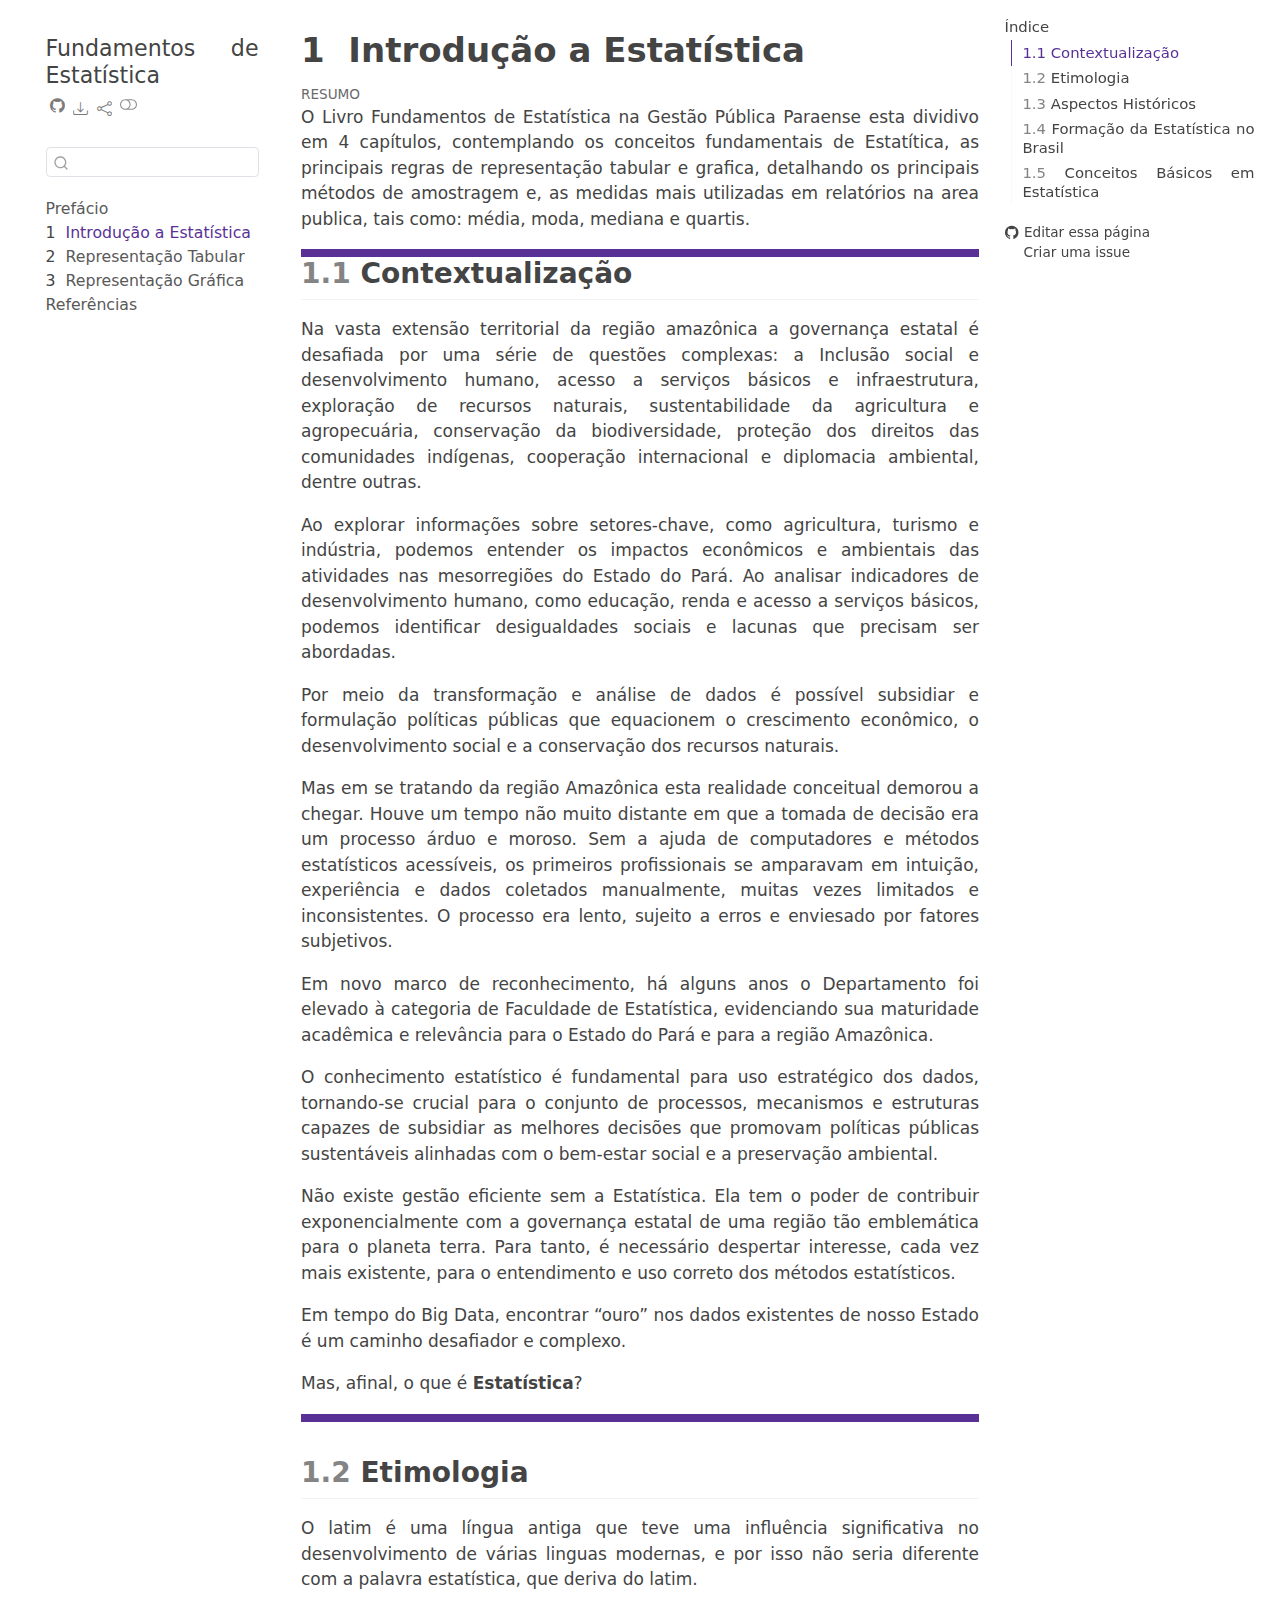
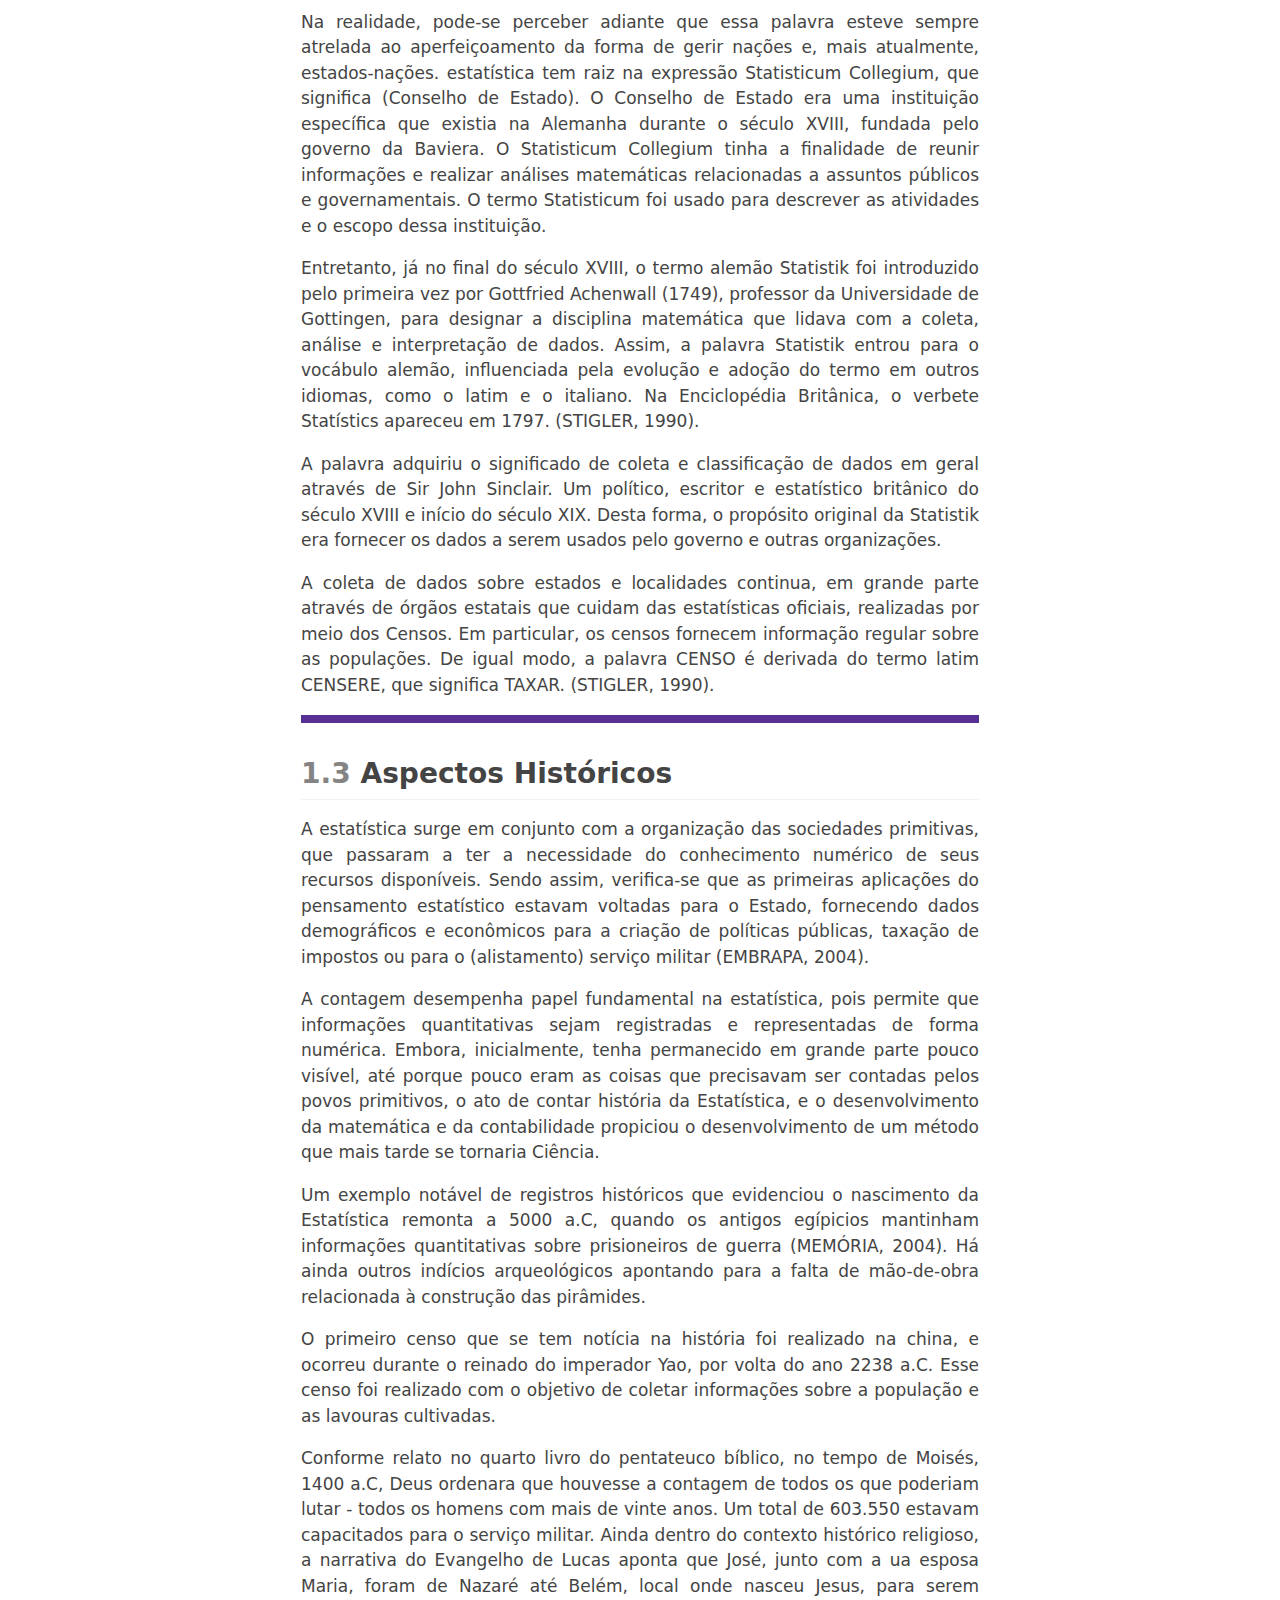
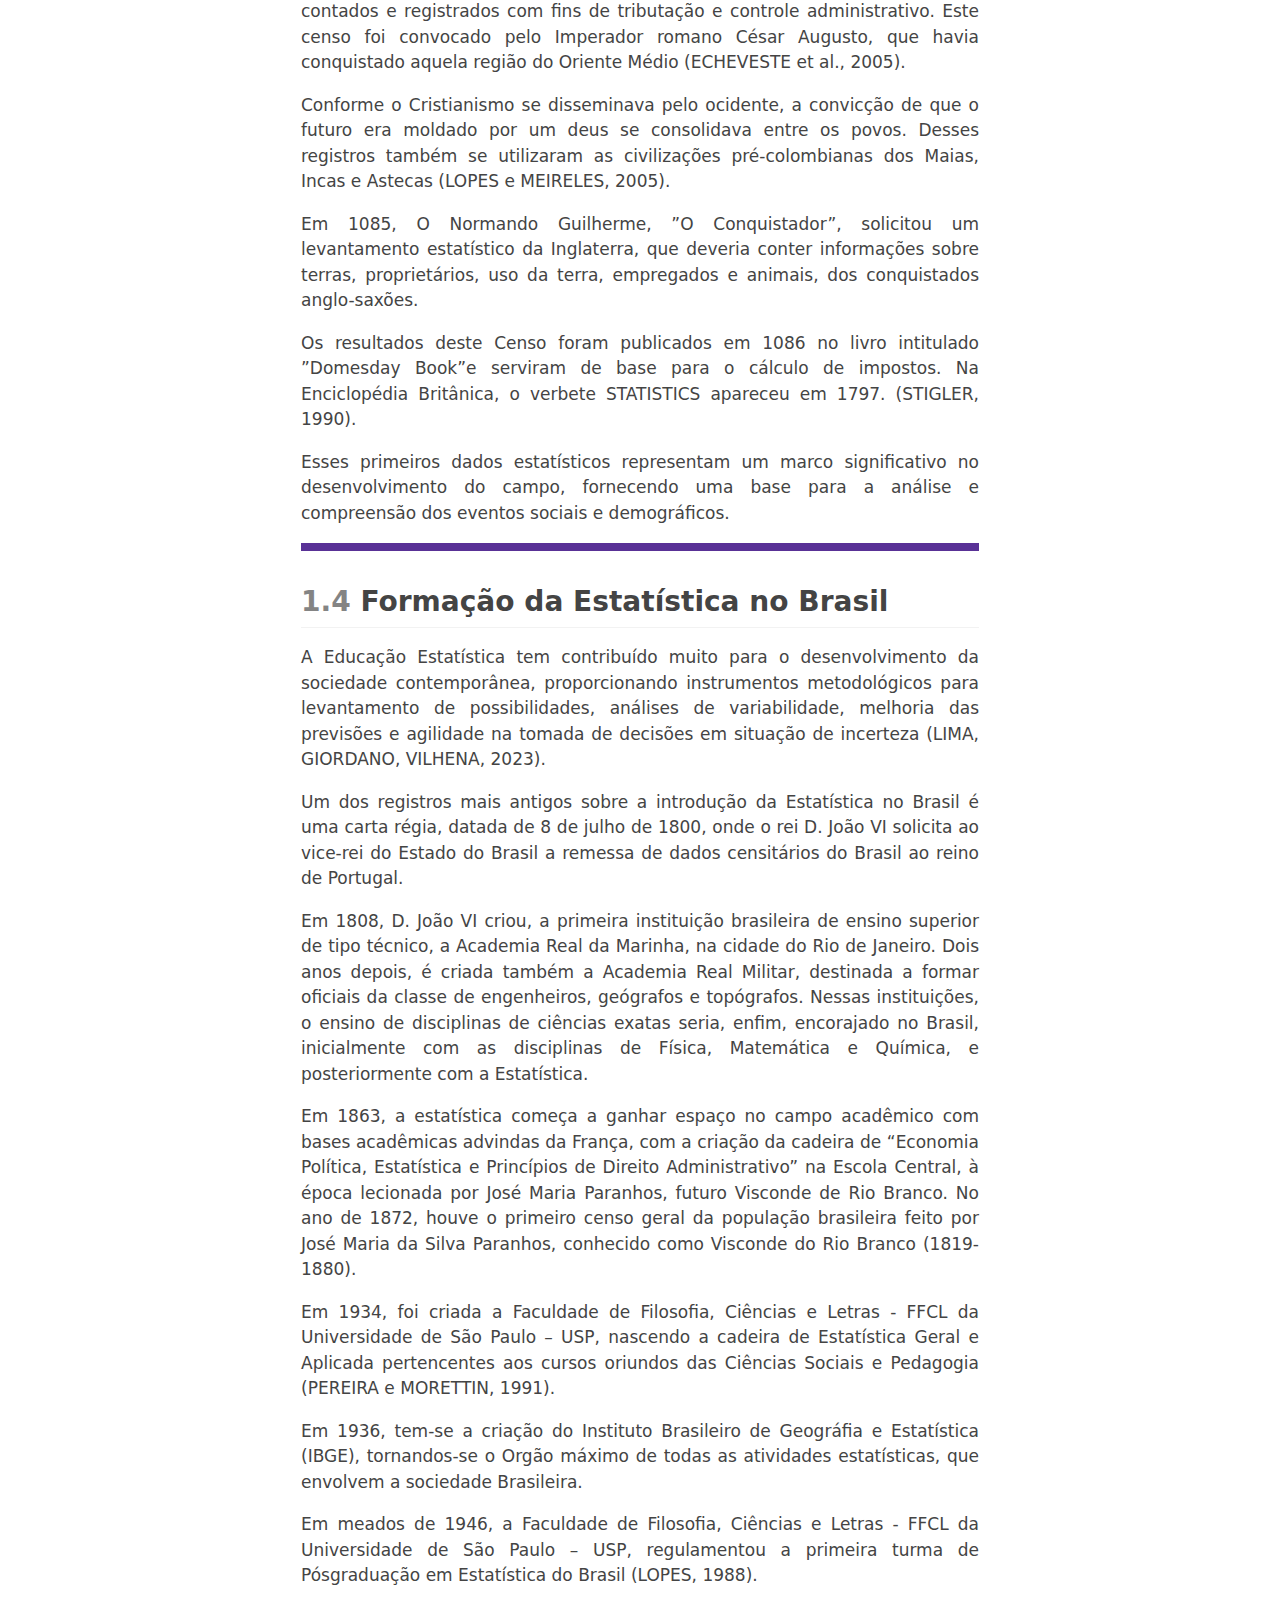
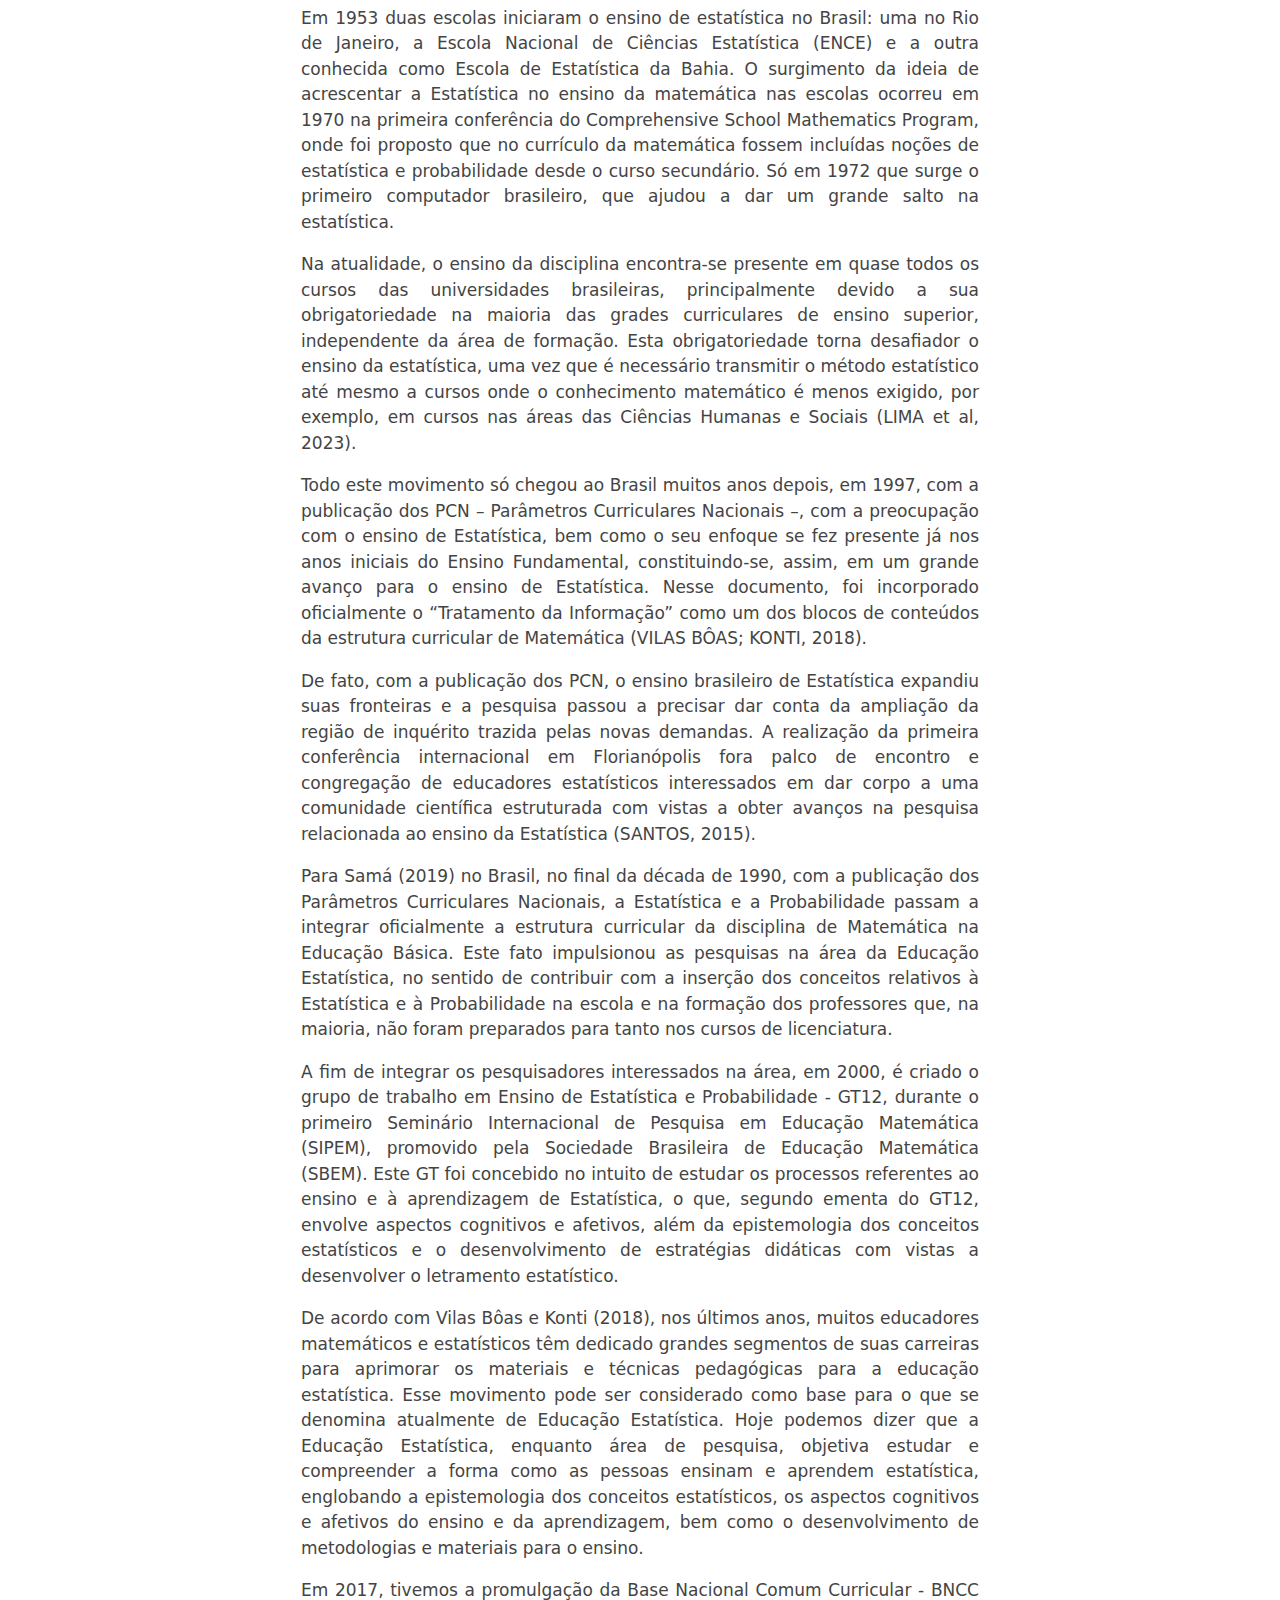
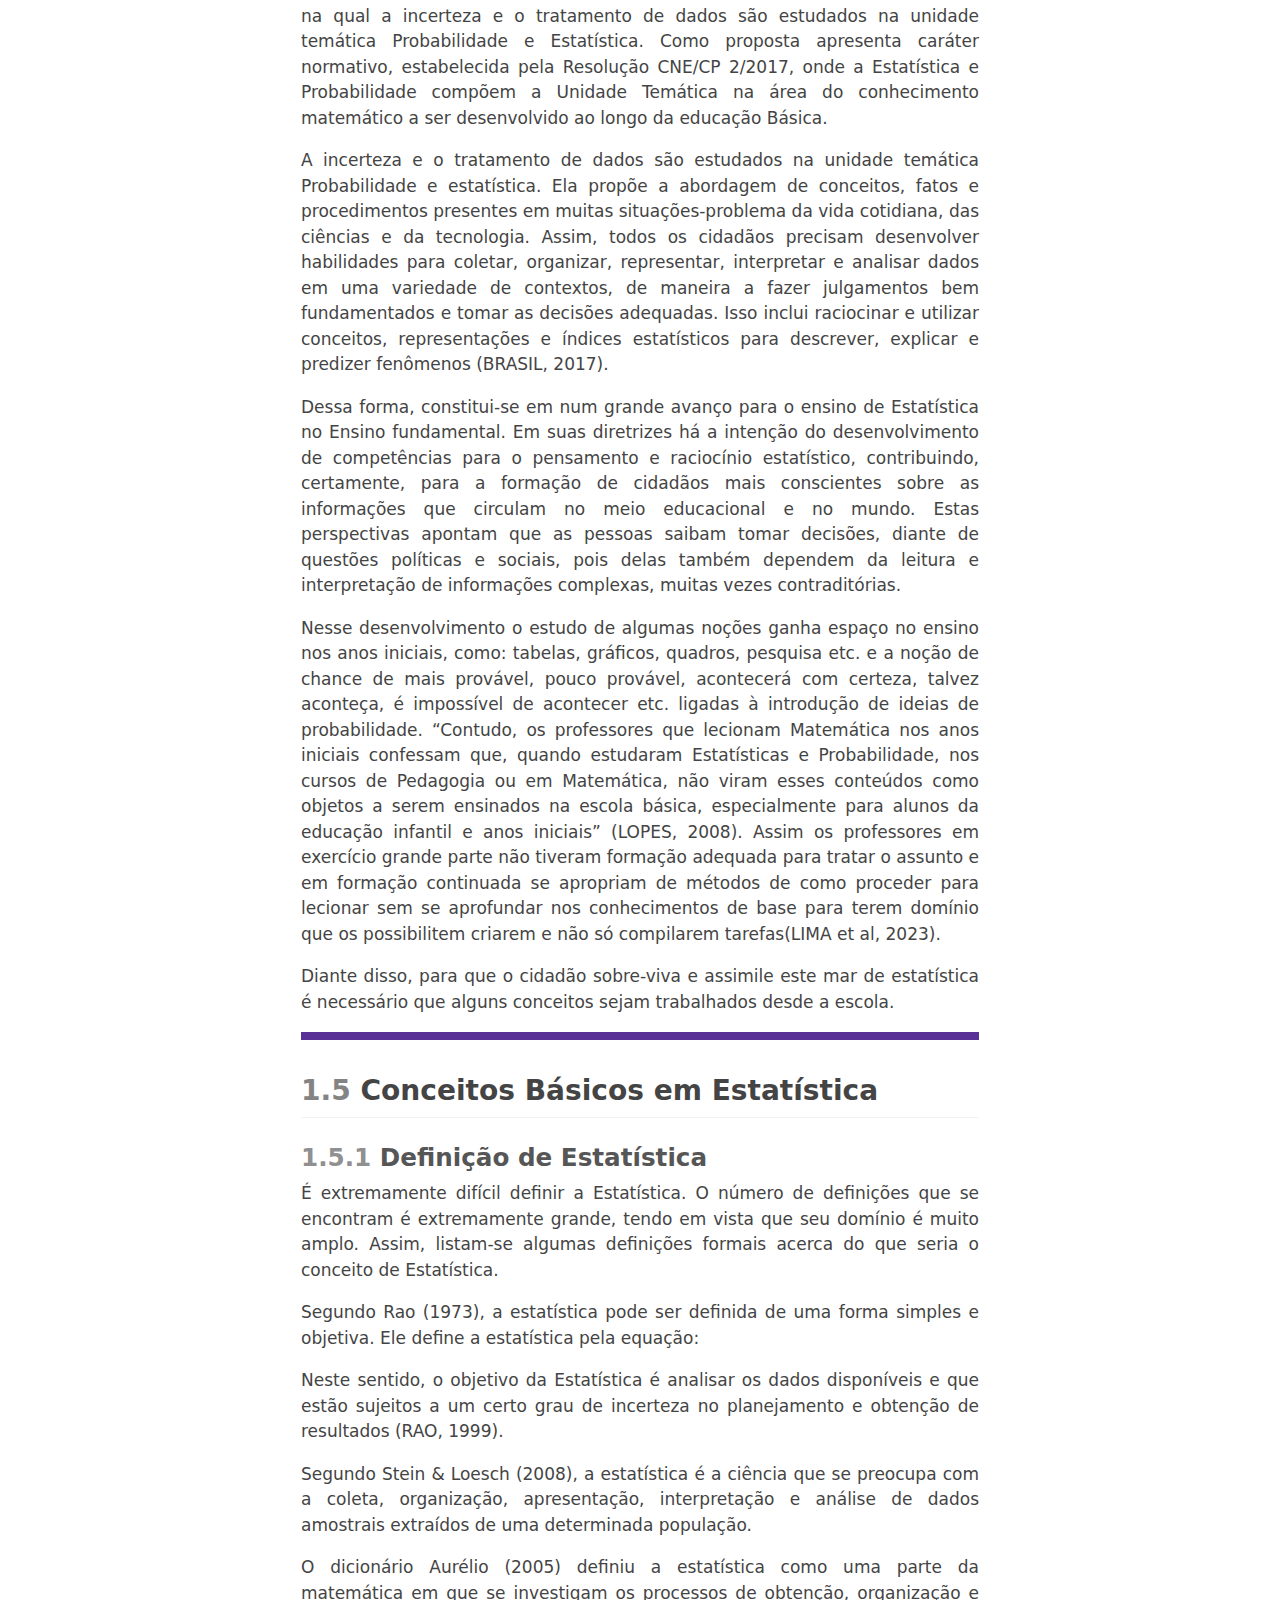
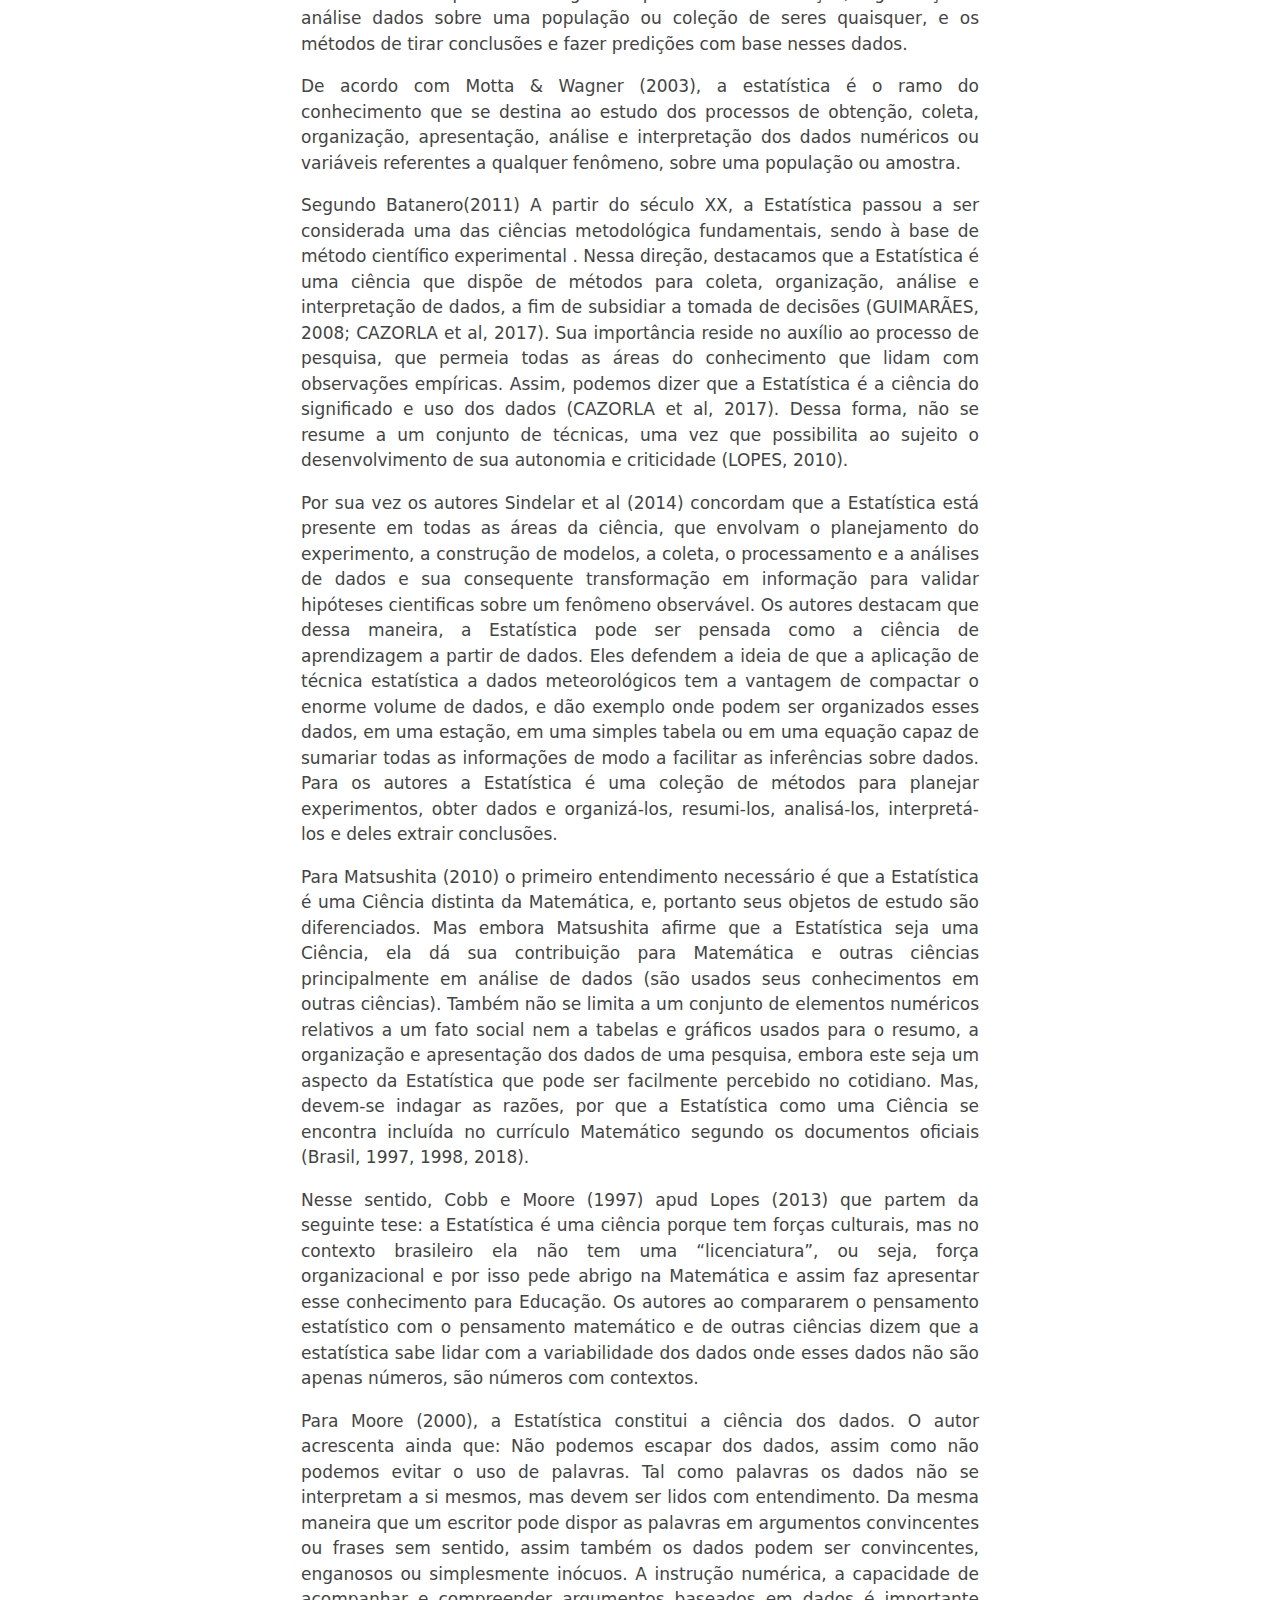
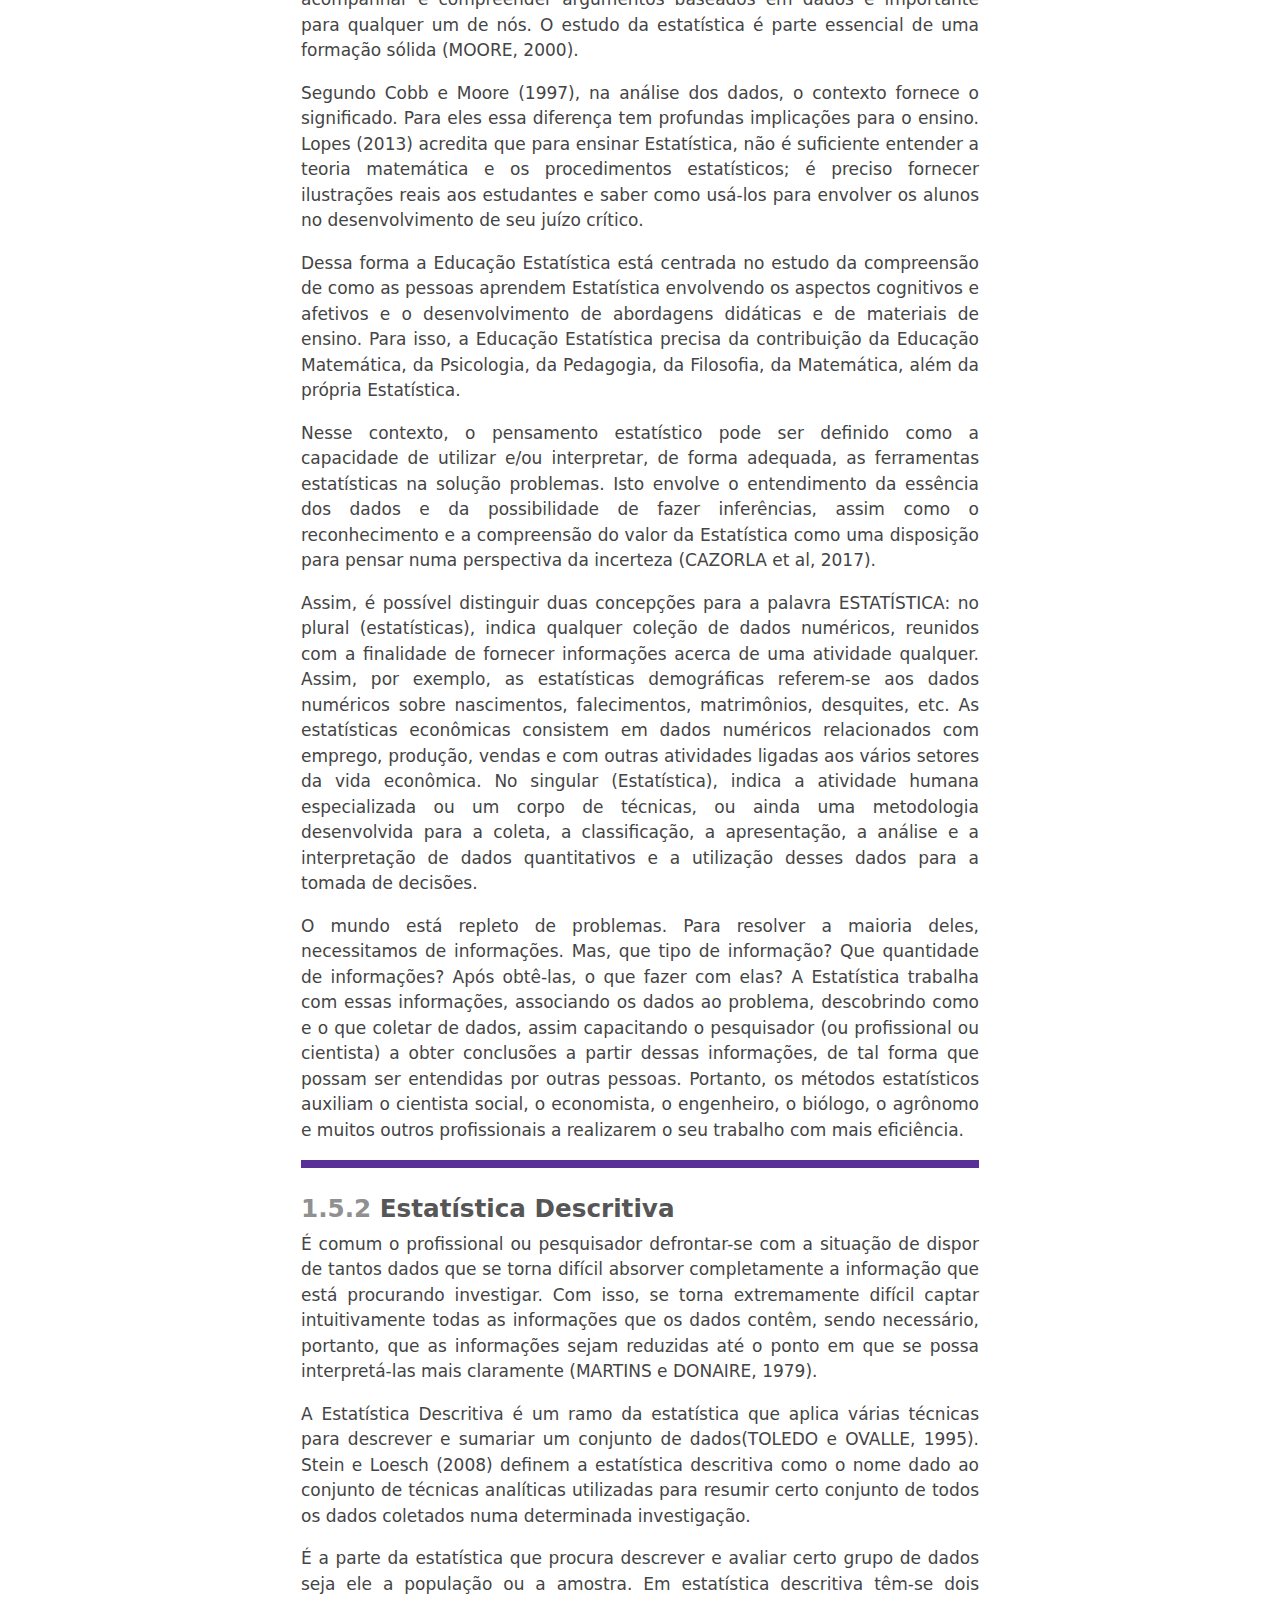
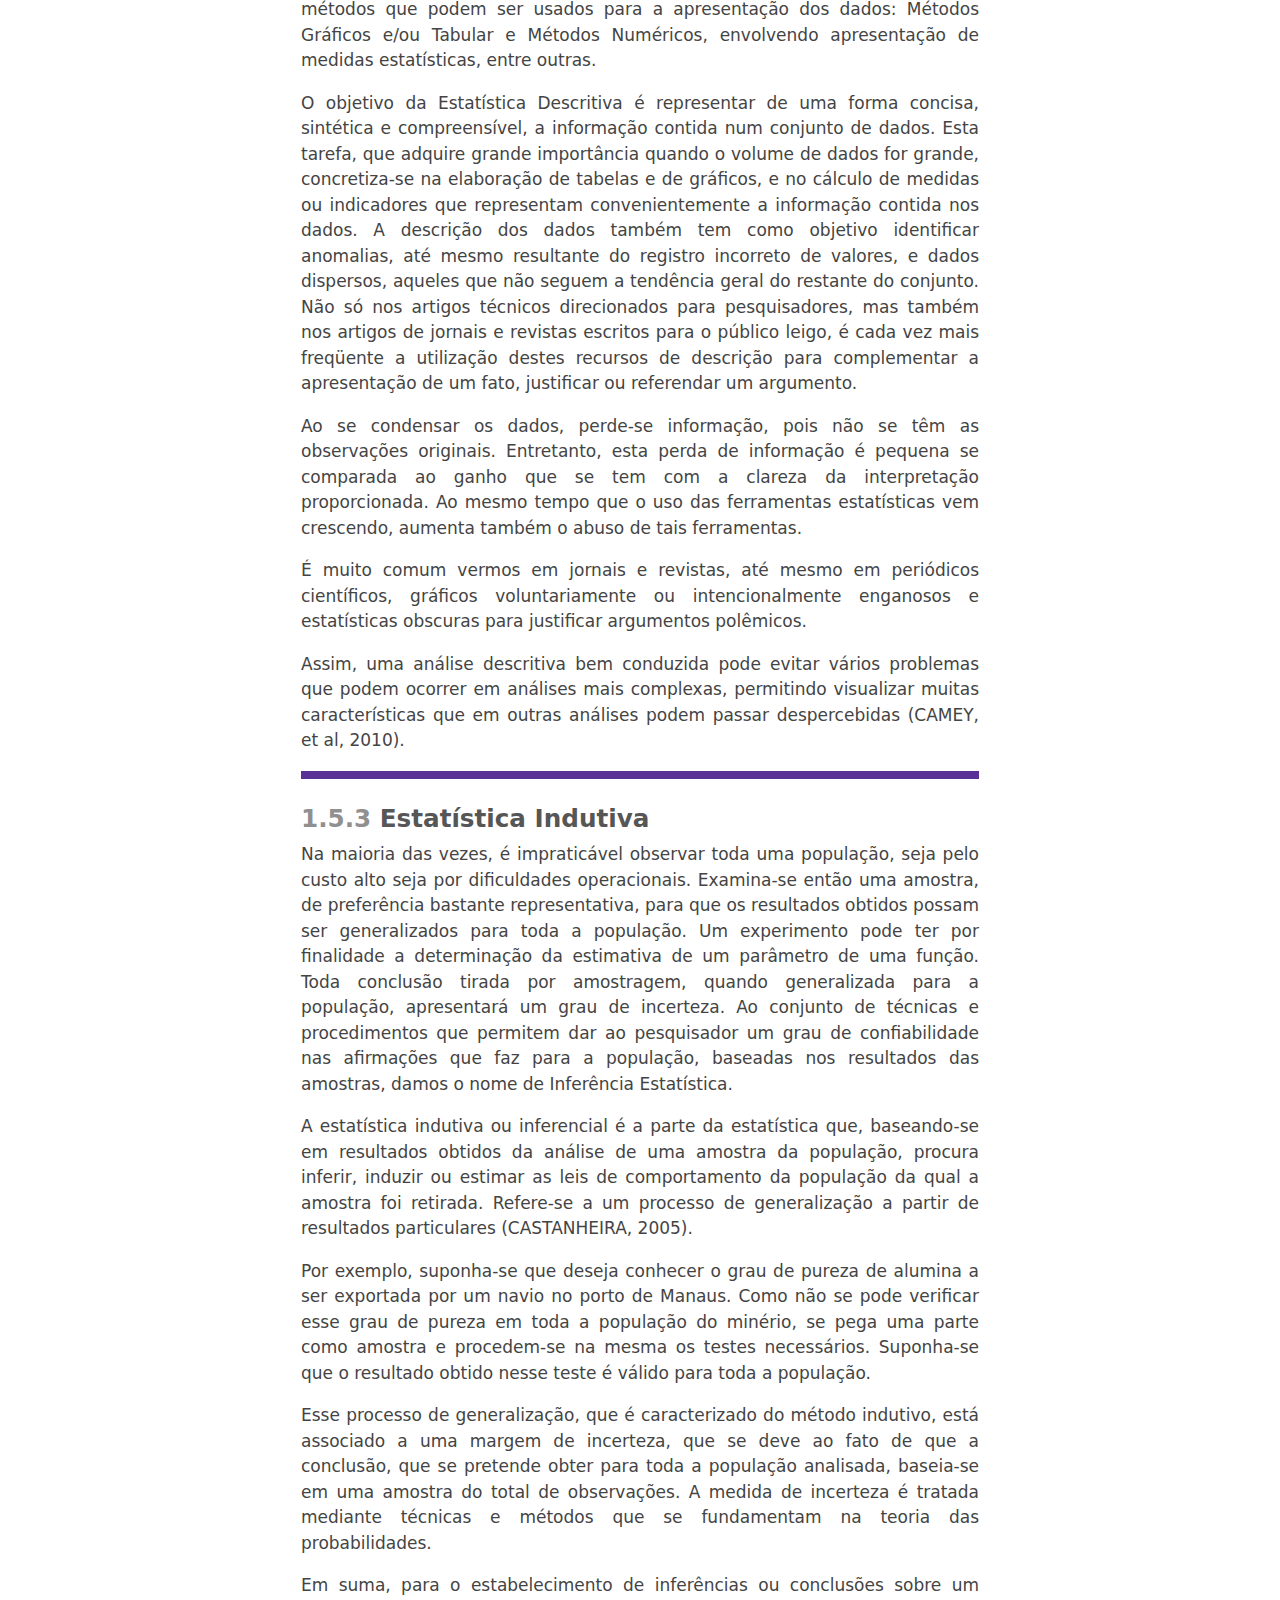
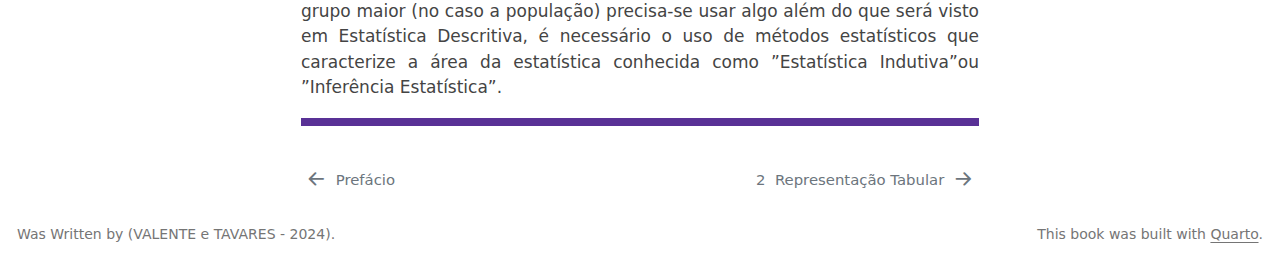
<file: docs/intro.html>
<!DOCTYPE html>
<html xmlns="http://www.w3.org/1999/xhtml" lang="pt" xml:lang="pt"><head>

<meta charset="utf-8">
<meta name="generator" content="quarto-1.6.39">

<meta name="viewport" content="width=device-width, initial-scale=1.0, user-scalable=yes">


<title>1&nbsp; Introdução a Estatística – Fundamentos de Estatística </title>
<style>
code{white-space: pre-wrap;}
span.smallcaps{font-variant: small-caps;}
div.columns{display: flex; gap: min(4vw, 1.5em);}
div.column{flex: auto; overflow-x: auto;}
div.hanging-indent{margin-left: 1.5em; text-indent: -1.5em;}
ul.task-list{list-style: none;}
ul.task-list li input[type="checkbox"] {
  width: 0.8em;
  margin: 0 0.8em 0.2em -1em; /* quarto-specific, see https://github.com/quarto-dev/quarto-cli/issues/4556 */ 
  vertical-align: middle;
}
</style>


<script src="site_libs/quarto-nav/quarto-nav.js"></script>
<script src="site_libs/quarto-nav/headroom.min.js"></script>
<script src="site_libs/clipboard/clipboard.min.js"></script>
<script src="site_libs/quarto-search/autocomplete.umd.js"></script>
<script src="site_libs/quarto-search/fuse.min.js"></script>
<script src="site_libs/quarto-search/quarto-search.js"></script>
<meta name="quarto:offset" content="./">
<link href="./Tabelas.html" rel="next">
<link href="./index.html" rel="prev">
<script src="site_libs/quarto-html/quarto.js"></script>
<script src="site_libs/quarto-html/popper.min.js"></script>
<script src="site_libs/quarto-html/tippy.umd.min.js"></script>
<script src="site_libs/quarto-html/anchor.min.js"></script>
<link href="site_libs/quarto-html/tippy.css" rel="stylesheet">
<link href="site_libs/quarto-html/quarto-syntax-highlighting-e26003cea8cd680ca0c55a263523d882.css" rel="stylesheet" class="quarto-color-scheme" id="quarto-text-highlighting-styles">
<link href="site_libs/quarto-html/quarto-syntax-highlighting-dark-d166b450ba5a8e9f7a0ab969bf6592c1.css" rel="prefetch" class="quarto-color-scheme quarto-color-alternate" id="quarto-text-highlighting-styles">
<script src="site_libs/bootstrap/bootstrap.min.js"></script>
<link href="site_libs/bootstrap/bootstrap-icons.css" rel="stylesheet">
<link href="site_libs/bootstrap/bootstrap-795b0bbeec120e96429455de958b1749.min.css" rel="stylesheet" append-hash="true" class="quarto-color-scheme" id="quarto-bootstrap" data-mode="light">
<link href="site_libs/bootstrap/bootstrap-dark-d63079255415390071b13761f503016b.min.css" rel="prefetch" append-hash="true" class="quarto-color-scheme quarto-color-alternate" id="quarto-bootstrap" data-mode="dark">
<script id="quarto-search-options" type="application/json">{
  "location": "sidebar",
  "copy-button": false,
  "collapse-after": 3,
  "panel-placement": "start",
  "type": "textbox",
  "limit": 50,
  "keyboard-shortcut": [
    "f",
    "/",
    "s"
  ],
  "show-item-context": false,
  "language": {
    "search-no-results-text": "Nenhum resultado",
    "search-matching-documents-text": "documentos correspondentes",
    "search-copy-link-title": "Copiar link para a busca",
    "search-hide-matches-text": "Esconder correspondências adicionais",
    "search-more-match-text": "mais correspondência neste documento",
    "search-more-matches-text": "mais correspondências neste documento",
    "search-clear-button-title": "Limpar",
    "search-text-placeholder": "",
    "search-detached-cancel-button-title": "Cancelar",
    "search-submit-button-title": "Enviar",
    "search-label": "Procurar"
  }
}</script>
<script async="" src="https://hypothes.is/embed.js"></script>
<script>
  window.document.addEventListener("DOMContentLoaded", function (_event) {
    document.body.classList.add('hypothesis-enabled');
  });
</script>


</head>

<body class="nav-sidebar floating">

<div id="quarto-search-results"></div>
  <header id="quarto-header" class="headroom fixed-top">
  <nav class="quarto-secondary-nav">
    <div class="container-fluid d-flex">
      <button type="button" class="quarto-btn-toggle btn" data-bs-toggle="collapse" role="button" data-bs-target=".quarto-sidebar-collapse-item" aria-controls="quarto-sidebar" aria-expanded="false" aria-label="Alternar barra lateral" onclick="if (window.quartoToggleHeadroom) { window.quartoToggleHeadroom(); }">
        <i class="bi bi-layout-text-sidebar-reverse"></i>
      </button>
        <nav class="quarto-page-breadcrumbs" aria-label="breadcrumb"><ol class="breadcrumb"><li class="breadcrumb-item"><a href="./intro.html"><span class="chapter-number">1</span>&nbsp; <span class="chapter-title">Introdução a Estatística</span></a></li></ol></nav>
        <a class="flex-grow-1" role="navigation" data-bs-toggle="collapse" data-bs-target=".quarto-sidebar-collapse-item" aria-controls="quarto-sidebar" aria-expanded="false" aria-label="Alternar barra lateral" onclick="if (window.quartoToggleHeadroom) { window.quartoToggleHeadroom(); }">      
        </a>
      <button type="button" class="btn quarto-search-button" aria-label="Procurar" onclick="window.quartoOpenSearch();">
        <i class="bi bi-search"></i>
      </button>
    </div>
  </nav>
</header>
<!-- content -->
<div id="quarto-content" class="quarto-container page-columns page-rows-contents page-layout-article">
<!-- sidebar -->
  <nav id="quarto-sidebar" class="sidebar collapse collapse-horizontal quarto-sidebar-collapse-item sidebar-navigation floating overflow-auto">
    <div class="pt-lg-2 mt-2 text-left sidebar-header">
    <div class="sidebar-title mb-0 py-0">
      <a href="./">Fundamentos de Estatística</a> 
        <div class="sidebar-tools-main tools-wide">
    <a href="https://github.com/MarioDhiego/Book_Estatistica_Quarto" title="Código fonte" class="quarto-navigation-tool px-1" aria-label="Código fonte"><i class="bi bi-github"></i></a>
    <div class="dropdown">
      <a href="" title="Download" id="quarto-navigation-tool-dropdown-0" class="quarto-navigation-tool dropdown-toggle px-1" data-bs-toggle="dropdown" aria-expanded="false" role="link" aria-label="Download"><i class="bi bi-download"></i></a>
      <ul class="dropdown-menu" aria-labelledby="quarto-navigation-tool-dropdown-0">
          <li>
            <a class="dropdown-item sidebar-tools-main-item" href="./Fundamentos-de-Estatística-.pdf">
              <i class="bi bi-file-pdf pe-1"></i>
            Download PDF
            </a>
          </li>
          <li>
            <a class="dropdown-item sidebar-tools-main-item" href="./Fundamentos-de-Estatística-.epub">
              <i class="bi bi-journal pe-1"></i>
            Download ePub
            </a>
          </li>
      </ul>
    </div>
    <div class="dropdown">
      <a href="" title="Share" id="quarto-navigation-tool-dropdown-1" class="quarto-navigation-tool dropdown-toggle px-1" data-bs-toggle="dropdown" aria-expanded="false" role="link" aria-label="Share"><i class="bi bi-share"></i></a>
      <ul class="dropdown-menu" aria-labelledby="quarto-navigation-tool-dropdown-1">
          <li>
            <a class="dropdown-item sidebar-tools-main-item" href="https://twitter.com/intent/tweet?url=|url|">
              <i class="bi bi-twitter pe-1"></i>
            Twitter
            </a>
          </li>
          <li>
            <a class="dropdown-item sidebar-tools-main-item" href="https://www.facebook.com/sharer/sharer.php?u=|url|">
              <i class="bi bi-facebook pe-1"></i>
            Facebook
            </a>
          </li>
      </ul>
    </div>
  <a href="" class="quarto-color-scheme-toggle quarto-navigation-tool  px-1" onclick="window.quartoToggleColorScheme(); return false;" title="Alternar modo escuro"><i class="bi"></i></a>
</div>
    </div>
      </div>
        <div class="mt-2 flex-shrink-0 align-items-center">
        <div class="sidebar-search">
        <div id="quarto-search" class="" title="Procurar"></div>
        </div>
        </div>
    <div class="sidebar-menu-container"> 
    <ul class="list-unstyled mt-1">
        <li class="sidebar-item">
  <div class="sidebar-item-container"> 
  <a href="./index.html" class="sidebar-item-text sidebar-link">
 <span class="menu-text">Prefácio</span></a>
  </div>
</li>
        <li class="sidebar-item">
  <div class="sidebar-item-container"> 
  <a href="./intro.html" class="sidebar-item-text sidebar-link active">
 <span class="menu-text"><span class="chapter-number">1</span>&nbsp; <span class="chapter-title">Introdução a Estatística</span></span></a>
  </div>
</li>
        <li class="sidebar-item">
  <div class="sidebar-item-container"> 
  <a href="./Tabelas.html" class="sidebar-item-text sidebar-link">
 <span class="menu-text"><span class="chapter-number">2</span>&nbsp; <span class="chapter-title">Representação Tabular</span></span></a>
  </div>
</li>
        <li class="sidebar-item">
  <div class="sidebar-item-container"> 
  <a href="./Graficos.html" class="sidebar-item-text sidebar-link">
 <span class="menu-text"><span class="chapter-number">3</span>&nbsp; <span class="chapter-title">Representação Gráfica</span></span></a>
  </div>
</li>
        <li class="sidebar-item">
  <div class="sidebar-item-container"> 
  <a href="./references.html" class="sidebar-item-text sidebar-link">
 <span class="menu-text">Referências</span></a>
  </div>
</li>
    </ul>
    </div>
</nav>
<div id="quarto-sidebar-glass" class="quarto-sidebar-collapse-item" data-bs-toggle="collapse" data-bs-target=".quarto-sidebar-collapse-item"></div>
<!-- margin-sidebar -->
    <div id="quarto-margin-sidebar" class="sidebar margin-sidebar">
        <nav id="TOC" role="doc-toc" class="toc-active">
    <h2 id="toc-title">Índice</h2>
   
  <ul>
  <li><a href="#contextualização" id="toc-contextualização" class="nav-link active" data-scroll-target="#contextualização"><span class="header-section-number">1.1</span> Contextualização</a></li>
  <li><a href="#etimologia" id="toc-etimologia" class="nav-link" data-scroll-target="#etimologia"><span class="header-section-number">1.2</span> Etimologia</a></li>
  <li><a href="#aspectos-históricos" id="toc-aspectos-históricos" class="nav-link" data-scroll-target="#aspectos-históricos"><span class="header-section-number">1.3</span> Aspectos Históricos</a></li>
  <li><a href="#formação-da-estatística-no-brasil" id="toc-formação-da-estatística-no-brasil" class="nav-link" data-scroll-target="#formação-da-estatística-no-brasil"><span class="header-section-number">1.4</span> Formação da Estatística no Brasil</a></li>
  <li><a href="#conceitos-básicos-em-estatística" id="toc-conceitos-básicos-em-estatística" class="nav-link" data-scroll-target="#conceitos-básicos-em-estatística"><span class="header-section-number">1.5</span> Conceitos Básicos em Estatística</a>
  <ul class="collapse">
  <li><a href="#definição-de-estatística" id="toc-definição-de-estatística" class="nav-link" data-scroll-target="#definição-de-estatística"><span class="header-section-number">1.5.1</span> Definição de Estatística</a></li>
  <li><a href="#estatística-descritiva" id="toc-estatística-descritiva" class="nav-link" data-scroll-target="#estatística-descritiva"><span class="header-section-number">1.5.2</span> Estatística Descritiva</a></li>
  <li><a href="#estatística-indutiva" id="toc-estatística-indutiva" class="nav-link" data-scroll-target="#estatística-indutiva"><span class="header-section-number">1.5.3</span> Estatística Indutiva</a></li>
  </ul></li>
  </ul>
<div class="toc-actions"><ul><li><a href="https://github.com/MarioDhiego/Book_Estatistica_Quarto/edit/main/intro.qmd" class="toc-action"><i class="bi bi-github"></i>Editar essa página</a></li><li><a href="https://github.com/MarioDhiego/Book_Estatistica_Quarto/issues/new" class="toc-action"><i class="bi empty"></i>Criar uma issue</a></li></ul></div></nav>
    </div>
<!-- main -->
<main class="content" id="quarto-document-content">

<header id="title-block-header" class="quarto-title-block default">
<div class="quarto-title">
<h1 class="title"><span class="chapter-number">1</span>&nbsp; <span class="chapter-title">Introdução a Estatística</span></h1>
</div>



<div class="quarto-title-meta">

    
  
    
  </div>
  
<div>
  <div class="abstract">
    <div class="block-title">Resumo</div>
    O Livro Fundamentos de Estatística na Gestão Pública Paraense esta dividivo em 4 capítulos, contemplando os conceitos fundamentais de Estatítica, as principais regras de representação tabular e grafica, detalhando os principais métodos de amostragem e, as medidas mais utilizadas em relatórios na area publica, tais como: média, moda, mediana e quartis.
  </div>
</div>


</header>


<div class="progress">
<div class="progress-bar" style="width: 100%;">

</div>
</div>
<section id="contextualização" class="level2" data-number="1.1">
<h2 data-number="1.1" class="anchored" data-anchor-id="contextualização"><span class="header-section-number">1.1</span> Contextualização</h2>
<style>
body{text-align: justify}
</style>
<p>Na vasta extensão territorial da região amazônica a governança estatal é desafiada por uma série de questões complexas: a Inclusão social e desenvolvimento humano, acesso a serviços básicos e infraestrutura, exploração de recursos naturais, sustentabilidade da agricultura e agropecuária, conservação da biodiversidade, proteção dos direitos das comunidades indígenas, cooperação internacional e diplomacia ambiental, dentre outras.</p>
<p>Ao explorar informações sobre setores-chave, como agricultura, turismo e indústria, podemos entender os impactos econômicos e ambientais das atividades nas mesorregiões do Estado do Pará. Ao analisar indicadores de desenvolvimento humano, como educação, renda e acesso a serviços básicos, podemos identificar desigualdades sociais e lacunas que precisam ser abordadas.</p>
<p>Por meio da transformação e análise de dados é possível subsidiar e formulação políticas públicas que equacionem o crescimento econômico, o desenvolvimento social e a conservação dos recursos naturais.</p>
<p>Mas em se tratando da região Amazônica esta realidade conceitual demorou a chegar. Houve um tempo não muito distante em que a tomada de decisão era um processo árduo e moroso. Sem a ajuda de computadores e métodos estatísticos acessíveis, os primeiros profissionais se amparavam em intuição, experiência e dados coletados manualmente, muitas vezes limitados e inconsistentes. O processo era lento, sujeito a erros e enviesado por fatores subjetivos.</p>
<p>Em novo marco de reconhecimento, há alguns anos o Departamento foi elevado à categoria de Faculdade de Estatística, evidenciando sua maturidade acadêmica e relevância para o Estado do Pará e para a região Amazônica.</p>
<p>O conhecimento estatístico é fundamental para uso estratégico dos dados, tornando-se crucial para o conjunto de processos, mecanismos e estruturas capazes de subsidiar as melhores decisões que promovam políticas públicas sustentáveis alinhadas com o bem-estar social e a preservação ambiental.</p>
<p>Não existe gestão eficiente sem a Estatística. Ela tem o poder de contribuir exponencialmente com a governança estatal de uma região tão emblemática para o planeta terra. Para tanto, é necessário despertar interesse, cada vez mais existente, para o entendimento e uso correto dos métodos estatísticos.</p>
<p>Em tempo do Big Data, encontrar “ouro” nos dados existentes de nosso Estado é um caminho desafiador e complexo.</p>
<p>Mas, afinal, o que é <strong>Estatística</strong>?</p>
<div class="progress">
<div class="progress-bar" style="width: 100%;">

</div>
</div>
</section>
<section id="etimologia" class="level2" data-number="1.2">
<h2 data-number="1.2" class="anchored" data-anchor-id="etimologia"><span class="header-section-number">1.2</span> Etimologia</h2>
<p>O latim é uma língua antiga que teve uma influência significativa no desenvolvimento de várias linguas modernas, e por isso não seria diferente com a palavra estatística, que deriva do latim.</p>
<p>Na realidade, pode-se perceber adiante que essa palavra esteve sempre atrelada ao aperfeiçoamento da forma de gerir nações e, mais atualmente, estados-nações. estatística tem raiz na expressão Statisticum Collegium, que significa (Conselho de Estado). O Conselho de Estado era uma instituição específica que existia na Alemanha durante o século XVIII, fundada pelo governo da Baviera. O Statisticum Collegium tinha a finalidade de reunir informações e realizar análises matemáticas relacionadas a assuntos públicos e governamentais. O termo Statisticum foi usado para descrever as atividades e o escopo dessa instituição.</p>
<p>Entretanto, já no final do século XVIII, o termo alemão Statistik foi introduzido pelo primeira vez por Gottfried Achenwall (1749), professor da Universidade de Gottingen, para designar a disciplina matemática que lidava com a coleta, análise e interpretação de dados. Assim, a palavra Statistik entrou para o vocábulo alemão, influenciada pela evolução e adoção do termo em outros idiomas, como o latim e o italiano. Na Enciclopédia Britânica, o verbete Statístics apareceu em 1797. (STIGLER, 1990).</p>
<p>A palavra adquiriu o significado de coleta e classificação de dados em geral através de Sir John Sinclair. Um político, escritor e estatístico britânico do século XVIII e início do século XIX. Desta forma, o propósito original da Statistik era fornecer os dados a serem usados pelo governo e outras organizações.</p>
<p>A coleta de dados sobre estados e localidades continua, em grande parte através de órgãos estatais que cuidam das estatísticas oficiais, realizadas por meio dos Censos. Em particular, os censos fornecem informação regular sobre as populações. De igual modo, a palavra CENSO é derivada do termo latim CENSERE, que significa TAXAR. (STIGLER, 1990).</p>
<div class="progress">
<div class="progress-bar" style="width: 100%;">

</div>
</div>
</section>
<section id="aspectos-históricos" class="level2" data-number="1.3">
<h2 data-number="1.3" class="anchored" data-anchor-id="aspectos-históricos"><span class="header-section-number">1.3</span> Aspectos Históricos</h2>
<p>A estatística surge em conjunto com a organização das sociedades primitivas, que passaram a ter a necessidade do conhecimento numérico de seus recursos disponíveis. Sendo assim, verifica-se que as primeiras aplicações do pensamento estatístico estavam voltadas para o Estado, fornecendo dados demográficos e econômicos para a criação de políticas públicas, taxação de impostos ou para o (alistamento) serviço militar (EMBRAPA, 2004).</p>
<p>A contagem desempenha papel fundamental na estatística, pois permite que informações quantitativas sejam registradas e representadas de forma numérica. Embora, inicialmente, tenha permanecido em grande parte pouco visível, até porque pouco eram as coisas que precisavam ser contadas pelos povos primitivos, o ato de contar história da Estatística, e o desenvolvimento da matemática e da contabilidade propiciou o desenvolvimento de um método que mais tarde se tornaria Ciência.</p>
<p>Um exemplo notável de registros históricos que evidenciou o nascimento da Estatística remonta a 5000 a.C, quando os antigos egípicios mantinham informações quantitativas sobre prisioneiros de guerra (MEMÓRIA, 2004). Há ainda outros indícios arqueológicos apontando para a falta de mão-de-obra relacionada à construção das pirâmides.</p>
<p>O primeiro censo que se tem notícia na história foi realizado na china, e ocorreu durante o reinado do imperador Yao, por volta do ano 2238 a.C. Esse censo foi realizado com o objetivo de coletar informações sobre a população e as lavouras cultivadas.</p>
<p>Conforme relato no quarto livro do pentateuco bíblico, no tempo de Moisés, 1400 a.C, Deus ordenara que houvesse a contagem de todos os que poderiam lutar - todos os homens com mais de vinte anos. Um total de 603.550 estavam capacitados para o serviço militar. Ainda dentro do contexto histórico religioso, a narrativa do Evangelho de Lucas aponta que José, junto com a ua esposa Maria, foram de Nazaré até Belém, local onde nasceu Jesus, para serem contados e registrados com fins de tributação e controle administrativo. Este censo foi convocado pelo Imperador romano César Augusto, que havia conquistado aquela região do Oriente Médio (ECHEVESTE et al., 2005).</p>
<p>Conforme o Cristianismo se disseminava pelo ocidente, a convicção de que o futuro era moldado por um deus se consolidava entre os povos. Desses registros também se utilizaram as civilizações pré-colombianas dos Maias, Incas e Astecas (LOPES e MEIRELES, 2005).</p>
<p>Em 1085, O Normando Guilherme, ”O Conquistador”, solicitou um levantamento estatístico da Inglaterra, que deveria conter informações sobre terras, proprietários, uso da terra, empregados e animais, dos conquistados anglo-saxões.</p>
<p>Os resultados deste Censo foram publicados em 1086 no livro intitulado ”Domesday Book”e serviram de base para o cálculo de impostos. Na Enciclopédia Britânica, o verbete STATISTICS apareceu em 1797. (STIGLER, 1990).</p>
<p>Esses primeiros dados estatísticos representam um marco significativo no desenvolvimento do campo, fornecendo uma base para a análise e compreensão dos eventos sociais e demográficos.</p>
<div class="progress">
<div class="progress-bar" style="width: 100%;">

</div>
</div>
</section>
<section id="formação-da-estatística-no-brasil" class="level2" data-number="1.4">
<h2 data-number="1.4" class="anchored" data-anchor-id="formação-da-estatística-no-brasil"><span class="header-section-number">1.4</span> Formação da Estatística no Brasil</h2>
<p>A Educação Estatística tem contribuído muito para o desenvolvimento da sociedade contemporânea, proporcionando instrumentos metodológicos para levantamento de possibilidades, análises de variabilidade, melhoria das previsões e agilidade na tomada de decisões em situação de incerteza (LIMA, GIORDANO, VILHENA, 2023).</p>
<p>Um dos registros mais antigos sobre a introdução da Estatística no Brasil é uma carta régia, datada de 8 de julho de 1800, onde o rei D. João VI solicita ao vice-rei do Estado do Brasil a remessa de dados censitários do Brasil ao reino de Portugal.</p>
<p>Em 1808, D. João VI criou, a primeira instituição brasileira de ensino superior de tipo técnico, a Academia Real da Marinha, na cidade do Rio de Janeiro. Dois anos depois, é criada também a Academia Real Militar, destinada a formar oficiais da classe de engenheiros, geógrafos e topógrafos. Nessas instituições, o ensino de disciplinas de ciências exatas seria, enfim, encorajado no Brasil, inicialmente com as disciplinas de Física, Matemática e Química, e posteriormente com a Estatística.</p>
<p>Em 1863, a estatística começa a ganhar espaço no campo acadêmico com bases acadêmicas advindas da França, com a criação da cadeira de “Economia Política, Estatística e Princípios de Direito Administrativo” na Escola Central, à época lecionada por José Maria Paranhos, futuro Visconde de Rio Branco. No ano de 1872, houve o primeiro censo geral da população brasileira feito por José Maria da Silva Paranhos, conhecido como Visconde do Rio Branco (1819- 1880).</p>
<p>Em 1934, foi criada a Faculdade de Filosofia, Ciências e Letras - FFCL da Universidade de São Paulo – USP, nascendo a cadeira de Estatística Geral e Aplicada pertencentes aos cursos oriundos das Ciências Sociais e Pedagogia (PEREIRA e MORETTIN, 1991).</p>
<p>Em 1936, tem-se a criação do Instituto Brasileiro de Geográfia e Estatística (IBGE), tornandos-se o Orgão máximo de todas as atividades estatísticas, que envolvem a sociedade Brasileira.</p>
<p>Em meados de 1946, a Faculdade de Filosofia, Ciências e Letras - FFCL da Universidade de São Paulo – USP, regulamentou a primeira turma de Pósgraduação em Estatística do Brasil (LOPES, 1988).</p>
<p>Em 1953 duas escolas iniciaram o ensino de estatística no Brasil: uma no Rio de Janeiro, a Escola Nacional de Ciências Estatística (ENCE) e a outra conhecida como Escola de Estatística da Bahia. O surgimento da ideia de acrescentar a Estatística no ensino da matemática nas escolas ocorreu em 1970 na primeira conferência do Comprehensive School Mathematics Program, onde foi proposto que no currículo da matemática fossem incluídas noções de estatística e probabilidade desde o curso secundário. Só em 1972 que surge o primeiro computador brasileiro, que ajudou a dar um grande salto na estatística.</p>
<p>Na atualidade, o ensino da disciplina encontra-se presente em quase todos os cursos das universidades brasileiras, principalmente devido a sua obrigatoriedade na maioria das grades curriculares de ensino superior, independente da área de formação. Esta obrigatoriedade torna desafiador o ensino da estatística, uma vez que é necessário transmitir o método estatístico até mesmo a cursos onde o conhecimento matemático é menos exigido, por exemplo, em cursos nas áreas das Ciências Humanas e Sociais (LIMA et al, 2023).</p>
<p>Todo este movimento só chegou ao Brasil muitos anos depois, em 1997, com a publicação dos PCN – Parâmetros Curriculares Nacionais –, com a preocupação com o ensino de Estatística, bem como o seu enfoque se fez presente já nos anos iniciais do Ensino Fundamental, constituindo-se, assim, em um grande avanço para o ensino de Estatística. Nesse documento, foi incorporado oficialmente o “Tratamento da Informação” como um dos blocos de conteúdos da estrutura curricular de Matemática (VILAS BÔAS; KONTI, 2018).</p>
<p>De fato, com a publicação dos PCN, o ensino brasileiro de Estatística expandiu suas fronteiras e a pesquisa passou a precisar dar conta da ampliação da região de inquérito trazida pelas novas demandas. A realização da primeira conferência internacional em Florianópolis fora palco de encontro e congregação de educadores estatísticos interessados em dar corpo a uma comunidade científica estruturada com vistas a obter avanços na pesquisa relacionada ao ensino da Estatística (SANTOS, 2015).</p>
<p>Para Samá (2019) no Brasil, no final da década de 1990, com a publicação dos Parâmetros Curriculares Nacionais, a Estatística e a Probabilidade passam a integrar oficialmente a estrutura curricular da disciplina de Matemática na Educação Básica. Este fato impulsionou as pesquisas na área da Educação Estatística, no sentido de contribuir com a inserção dos conceitos relativos à Estatística e à Probabilidade na escola e na formação dos professores que, na maioria, não foram preparados para tanto nos cursos de licenciatura.</p>
<p>A fim de integrar os pesquisadores interessados na área, em 2000, é criado o grupo de trabalho em Ensino de Estatística e Probabilidade - GT12, durante o primeiro Seminário Internacional de Pesquisa em Educação Matemática (SIPEM), promovido pela Sociedade Brasileira de Educação Matemática (SBEM). Este GT foi concebido no intuito de estudar os processos referentes ao ensino e à aprendizagem de Estatística, o que, segundo ementa do GT12, envolve aspectos cognitivos e afetivos, além da epistemologia dos conceitos estatísticos e o desenvolvimento de estratégias didáticas com vistas a desenvolver o letramento estatístico.</p>
<p>De acordo com Vilas Bôas e Konti (2018), nos últimos anos, muitos educadores matemáticos e estatísticos têm dedicado grandes segmentos de suas carreiras para aprimorar os materiais e técnicas pedagógicas para a educação estatística. Esse movimento pode ser considerado como base para o que se denomina atualmente de Educação Estatística. Hoje podemos dizer que a Educação Estatística, enquanto área de pesquisa, objetiva estudar e compreender a forma como as pessoas ensinam e aprendem estatística, englobando a epistemologia dos conceitos estatísticos, os aspectos cognitivos e afetivos do ensino e da aprendizagem, bem como o desenvolvimento de metodologias e materiais para o ensino.</p>
<p>Em 2017, tivemos a promulgação da Base Nacional Comum Curricular - BNCC na qual a incerteza e o tratamento de dados são estudados na unidade temática Probabilidade e Estatística. Como proposta apresenta caráter normativo, estabelecida pela Resolução CNE/CP 2/2017, onde a Estatística e Probabilidade compõem a Unidade Temática na área do conhecimento matemático a ser desenvolvido ao longo da educação Básica.</p>
<p>A incerteza e o tratamento de dados são estudados na unidade temática Probabilidade e estatística. Ela propõe a abordagem de conceitos, fatos e procedimentos presentes em muitas situações-problema da vida cotidiana, das ciências e da tecnologia. Assim, todos os cidadãos precisam desenvolver habilidades para coletar, organizar, representar, interpretar e analisar dados em uma variedade de contextos, de maneira a fazer julgamentos bem fundamentados e tomar as decisões adequadas. Isso inclui raciocinar e utilizar conceitos, representações e índices estatísticos para descrever, explicar e predizer fenômenos (BRASIL, 2017).</p>
<p>Dessa forma, constitui-se em num grande avanço para o ensino de Estatística no Ensino fundamental. Em suas diretrizes há a intenção do desenvolvimento de competências para o pensamento e raciocínio estatístico, contribuindo, certamente, para a formação de cidadãos mais conscientes sobre as informações que circulam no meio educacional e no mundo. Estas perspectivas apontam que as pessoas saibam tomar decisões, diante de questões políticas e sociais, pois delas também dependem da leitura e interpretação de informações complexas, muitas vezes contraditórias.</p>
<p>Nesse desenvolvimento o estudo de algumas noções ganha espaço no ensino nos anos iniciais, como: tabelas, gráficos, quadros, pesquisa etc. e a noção de chance de mais provável, pouco provável, acontecerá com certeza, talvez aconteça, é impossível de acontecer etc. ligadas à introdução de ideias de probabilidade. “Contudo, os professores que lecionam Matemática nos anos iniciais confessam que, quando estudaram Estatísticas e Probabilidade, nos cursos de Pedagogia ou em Matemática, não viram esses conteúdos como objetos a serem ensinados na escola básica, especialmente para alunos da educação infantil e anos iniciais” (LOPES, 2008). Assim os professores em exercício grande parte não tiveram formação adequada para tratar o assunto e em formação continuada se apropriam de métodos de como proceder para lecionar sem se aprofundar nos conhecimentos de base para terem domínio que os possibilitem criarem e não só compilarem tarefas(LIMA et al, 2023).</p>
<p>Diante disso, para que o cidadão sobre-viva e assimile este mar de estatística é necessário que alguns conceitos sejam trabalhados desde a escola.</p>
<div class="progress">
<div class="progress-bar" style="width: 100%;">

</div>
</div>
</section>
<section id="conceitos-básicos-em-estatística" class="level2" data-number="1.5">
<h2 data-number="1.5" class="anchored" data-anchor-id="conceitos-básicos-em-estatística"><span class="header-section-number">1.5</span> Conceitos Básicos em Estatística</h2>
<section id="definição-de-estatística" class="level3" data-number="1.5.1">
<h3 data-number="1.5.1" class="anchored" data-anchor-id="definição-de-estatística"><span class="header-section-number">1.5.1</span> Definição de Estatística</h3>
<p>É extremamente difícil definir a Estatística. O número de definições que se encontram é extremamente grande, tendo em vista que seu domínio é muito amplo. Assim, listam-se algumas definições formais acerca do que seria o conceito de Estatística.</p>
<p>Segundo Rao (1973), a estatística pode ser definida de uma forma simples e objetiva. Ele define a estatística pela equação:</p>
<p>Neste sentido, o objetivo da Estatística é analisar os dados disponíveis e que estão sujeitos a um certo grau de incerteza no planejamento e obtenção de resultados (RAO, 1999).</p>
<p>Segundo Stein &amp; Loesch (2008), a estatística é a ciência que se preocupa com a coleta, organização, apresentação, interpretação e análise de dados amostrais extraídos de uma determinada população.</p>
<p>O dicionário Aurélio (2005) definiu a estatística como uma parte da matemática em que se investigam os processos de obtenção, organização e análise dados sobre uma população ou coleção de seres quaisquer, e os métodos de tirar conclusões e fazer predições com base nesses dados.</p>
<p>De acordo com Motta &amp; Wagner (2003), a estatística é o ramo do conhecimento que se destina ao estudo dos processos de obtenção, coleta, organização, apresentação, análise e interpretação dos dados numéricos ou variáveis referentes a qualquer fenômeno, sobre uma população ou amostra.</p>
<p>Segundo Batanero(2011) A partir do século XX, a Estatística passou a ser considerada uma das ciências metodológica fundamentais, sendo à base de método científico experimental . Nessa direção, destacamos que a Estatística é uma ciência que dispõe de métodos para coleta, organização, análise e interpretação de dados, a fim de subsidiar a tomada de decisões (GUIMARÃES, 2008; CAZORLA et al, 2017). Sua importância reside no auxílio ao processo de pesquisa, que permeia todas as áreas do conhecimento que lidam com observações empíricas. Assim, podemos dizer que a Estatística é a ciência do significado e uso dos dados (CAZORLA et al, 2017). Dessa forma, não se resume a um conjunto de técnicas, uma vez que possibilita ao sujeito o desenvolvimento de sua autonomia e criticidade (LOPES, 2010).</p>
<p>Por sua vez os autores Sindelar et al (2014) concordam que a Estatística está presente em todas as áreas da ciência, que envolvam o planejamento do experimento, a construção de modelos, a coleta, o processamento e a análises de dados e sua consequente transformação em informação para validar hipóteses cientificas sobre um fenômeno observável. Os autores destacam que dessa maneira, a Estatística pode ser pensada como a ciência de aprendizagem a partir de dados. Eles defendem a ideia de que a aplicação de técnica estatística a dados meteorológicos tem a vantagem de compactar o enorme volume de dados, e dão exemplo onde podem ser organizados esses dados, em uma estação, em uma simples tabela ou em uma equação capaz de sumariar todas as informações de modo a facilitar as inferências sobre dados. Para os autores a Estatística é uma coleção de métodos para planejar experimentos, obter dados e organizá-los, resumi-los, analisá-los, interpretá-los e deles extrair conclusões.</p>
<p>Para Matsushita (2010) o primeiro entendimento necessário é que a Estatística é uma Ciência distinta da Matemática, e, portanto seus objetos de estudo são diferenciados. Mas embora Matsushita afirme que a Estatística seja uma Ciência, ela dá sua contribuição para Matemática e outras ciências principalmente em análise de dados (são usados seus conhecimentos em outras ciências). Também não se limita a um conjunto de elementos numéricos relativos a um fato social nem a tabelas e gráficos usados para o resumo, a organização e apresentação dos dados de uma pesquisa, embora este seja um aspecto da Estatística que pode ser facilmente percebido no cotidiano. Mas, devem-se indagar as razões, por que a Estatística como uma Ciência se encontra incluída no currículo Matemático segundo os documentos oficiais (Brasil, 1997, 1998, 2018).</p>
<p>Nesse sentido, Cobb e Moore (1997) apud Lopes (2013) que partem da seguinte tese: a Estatística é uma ciência porque tem forças culturais, mas no contexto brasileiro ela não tem uma “licenciatura”, ou seja, força organizacional e por isso pede abrigo na Matemática e assim faz apresentar esse conhecimento para Educação. Os autores ao compararem o pensamento estatístico com o pensamento matemático e de outras ciências dizem que a estatística sabe lidar com a variabilidade dos dados onde esses dados não são apenas números, são números com contextos.</p>
<p>Para Moore (2000), a Estatística constitui a ciência dos dados. O autor acrescenta ainda que: Não podemos escapar dos dados, assim como não podemos evitar o uso de palavras. Tal como palavras os dados não se interpretam a si mesmos, mas devem ser lidos com entendimento. Da mesma maneira que um escritor pode dispor as palavras em argumentos convincentes ou frases sem sentido, assim também os dados podem ser convincentes, enganosos ou simplesmente inócuos. A instrução numérica, a capacidade de acompanhar e compreender argumentos baseados em dados é importante para qualquer um de nós. O estudo da estatística é parte essencial de uma formação sólida (MOORE, 2000).</p>
<p>Segundo Cobb e Moore (1997), na análise dos dados, o contexto fornece o significado. Para eles essa diferença tem profundas implicações para o ensino. Lopes (2013) acredita que para ensinar Estatística, não é suficiente entender a teoria matemática e os procedimentos estatísticos; é preciso fornecer ilustrações reais aos estudantes e saber como usá-los para envolver os alunos no desenvolvimento de seu juízo crítico.</p>
<p>Dessa forma a Educação Estatística está centrada no estudo da compreensão de como as pessoas aprendem Estatística envolvendo os aspectos cognitivos e afetivos e o desenvolvimento de abordagens didáticas e de materiais de ensino. Para isso, a Educação Estatística precisa da contribuição da Educação Matemática, da Psicologia, da Pedagogia, da Filosofia, da Matemática, além da própria Estatística.</p>
<p>Nesse contexto, o pensamento estatístico pode ser definido como a capacidade de utilizar e/ou interpretar, de forma adequada, as ferramentas estatísticas na solução problemas. Isto envolve o entendimento da essência dos dados e da possibilidade de fazer inferências, assim como o reconhecimento e a compreensão do valor da Estatística como uma disposição para pensar numa perspectiva da incerteza (CAZORLA et al, 2017).</p>
<p>Assim, é possível distinguir duas concepções para a palavra ESTATÍSTICA: no plural (estatísticas), indica qualquer coleção de dados numéricos, reunidos com a finalidade de fornecer informações acerca de uma atividade qualquer. Assim, por exemplo, as estatísticas demográficas referem-se aos dados numéricos sobre nascimentos, falecimentos, matrimônios, desquites, etc. As estatísticas econômicas consistem em dados numéricos relacionados com emprego, produção, vendas e com outras atividades ligadas aos vários setores da vida econômica. No singular (Estatística), indica a atividade humana especializada ou um corpo de técnicas, ou ainda uma metodologia desenvolvida para a coleta, a classificação, a apresentação, a análise e a interpretação de dados quantitativos e a utilização desses dados para a tomada de decisões.</p>
<p>O mundo está repleto de problemas. Para resolver a maioria deles, necessitamos de informações. Mas, que tipo de informação? Que quantidade de informações? Após obtê-las, o que fazer com elas? A Estatística trabalha com essas informações, associando os dados ao problema, descobrindo como e o que coletar de dados, assim capacitando o pesquisador (ou profissional ou cientista) a obter conclusões a partir dessas informações, de tal forma que possam ser entendidas por outras pessoas. Portanto, os métodos estatísticos auxiliam o cientista social, o economista, o engenheiro, o biólogo, o agrônomo e muitos outros profissionais a realizarem o seu trabalho com mais eficiência.</p>
<div class="progress">
<div class="progress-bar" style="width: 100%;">

</div>
</div>
</section>
<section id="estatística-descritiva" class="level3" data-number="1.5.2">
<h3 data-number="1.5.2" class="anchored" data-anchor-id="estatística-descritiva"><span class="header-section-number">1.5.2</span> Estatística Descritiva</h3>
<p>É comum o profissional ou pesquisador defrontar-se com a situação de dispor de tantos dados que se torna difícil absorver completamente a informação que está procurando investigar. Com isso, se torna extremamente difícil captar intuitivamente todas as informações que os dados contêm, sendo necessário, portanto, que as informações sejam reduzidas até o ponto em que se possa interpretá-las mais claramente (MARTINS e DONAIRE, 1979).</p>
<p>A Estatística Descritiva é um ramo da estatística que aplica várias técnicas para descrever e sumariar um conjunto de dados(TOLEDO e OVALLE, 1995). Stein e Loesch (2008) definem a estatística descritiva como o nome dado ao conjunto de técnicas analíticas utilizadas para resumir certo conjunto de todos os dados coletados numa determinada investigação.</p>
<p>É a parte da estatística que procura descrever e avaliar certo grupo de dados seja ele a população ou a amostra. Em estatística descritiva têm-se dois métodos que podem ser usados para a apresentação dos dados: Métodos Gráficos e/ou Tabular e Métodos Numéricos, envolvendo apresentação de medidas estatísticas, entre outras.</p>
<p>O objetivo da Estatística Descritiva é representar de uma forma concisa, sintética e compreensível, a informação contida num conjunto de dados. Esta tarefa, que adquire grande importância quando o volume de dados for grande, concretiza-se na elaboração de tabelas e de gráficos, e no cálculo de medidas ou indicadores que representam convenientemente a informação contida nos dados. A descrição dos dados também tem como objetivo identificar anomalias, até mesmo resultante do registro incorreto de valores, e dados dispersos, aqueles que não seguem a tendência geral do restante do conjunto. Não só nos artigos técnicos direcionados para pesquisadores, mas também nos artigos de jornais e revistas escritos para o público leigo, é cada vez mais freqüente a utilização destes recursos de descrição para complementar a apresentação de um fato, justificar ou referendar um argumento.</p>
<p>Ao se condensar os dados, perde-se informação, pois não se têm as observações originais. Entretanto, esta perda de informação é pequena se comparada ao ganho que se tem com a clareza da interpretação proporcionada. Ao mesmo tempo que o uso das ferramentas estatísticas vem crescendo, aumenta também o abuso de tais ferramentas.</p>
<p>É muito comum vermos em jornais e revistas, até mesmo em periódicos científicos, gráficos voluntariamente ou intencionalmente enganosos e estatísticas obscuras para justificar argumentos polêmicos.</p>
<p>Assim, uma análise descritiva bem conduzida pode evitar vários problemas que podem ocorrer em análises mais complexas, permitindo visualizar muitas características que em outras análises podem passar despercebidas (CAMEY, et al, 2010).</p>
<div class="progress">
<div class="progress-bar" style="width: 100%;">

</div>
</div>
</section>
<section id="estatística-indutiva" class="level3" data-number="1.5.3">
<h3 data-number="1.5.3" class="anchored" data-anchor-id="estatística-indutiva"><span class="header-section-number">1.5.3</span> Estatística Indutiva</h3>
<p>Na maioria das vezes, é impraticável observar toda uma população, seja pelo custo alto seja por dificuldades operacionais. Examina-se então uma amostra, de preferência bastante representativa, para que os resultados obtidos possam ser generalizados para toda a população. Um experimento pode ter por finalidade a determinação da estimativa de um parâmetro de uma função. Toda conclusão tirada por amostragem, quando generalizada para a população, apresentará um grau de incerteza. Ao conjunto de técnicas e procedimentos que permitem dar ao pesquisador um grau de confiabilidade nas afirmações que faz para a população, baseadas nos resultados das amostras, damos o nome de Inferência Estatística.</p>
<p>A estatística indutiva ou inferencial é a parte da estatística que, baseando-se em resultados obtidos da análise de uma amostra da população, procura inferir, induzir ou estimar as leis de comportamento da população da qual a amostra foi retirada. Refere-se a um processo de generalização a partir de resultados particulares (CASTANHEIRA, 2005).</p>
<p>Por exemplo, suponha-se que deseja conhecer o grau de pureza de alumina a ser exportada por um navio no porto de Manaus. Como não se pode verificar esse grau de pureza em toda a população do minério, se pega uma parte como amostra e procedem-se na mesma os testes necessários. Suponha-se que o resultado obtido nesse teste é válido para toda a população.</p>
<p>Esse processo de generalização, que é caracterizado do método indutivo, está associado a uma margem de incerteza, que se deve ao fato de que a conclusão, que se pretende obter para toda a população analisada, baseia-se em uma amostra do total de observações. A medida de incerteza é tratada mediante técnicas e métodos que se fundamentam na teoria das probabilidades.</p>
<p>Em suma, para o estabelecimento de inferências ou conclusões sobre um grupo maior (no caso a população) precisa-se usar algo além do que será visto em Estatística Descritiva, é necessário o uso de métodos estatísticos que caracterize a área da estatística conhecida como ”Estatística Indutiva”ou ”Inferência Estatística”.</p>
<div class="progress">
<div class="progress-bar" style="width: 100%;">

</div>
</div>


</section>
</section>

</main> <!-- /main -->
<script id="quarto-html-after-body" type="application/javascript">
window.document.addEventListener("DOMContentLoaded", function (event) {
  const toggleBodyColorMode = (bsSheetEl) => {
    const mode = bsSheetEl.getAttribute("data-mode");
    const bodyEl = window.document.querySelector("body");
    if (mode === "dark") {
      bodyEl.classList.add("quarto-dark");
      bodyEl.classList.remove("quarto-light");
    } else {
      bodyEl.classList.add("quarto-light");
      bodyEl.classList.remove("quarto-dark");
    }
  }
  const toggleBodyColorPrimary = () => {
    const bsSheetEl = window.document.querySelector("link#quarto-bootstrap");
    if (bsSheetEl) {
      toggleBodyColorMode(bsSheetEl);
    }
  }
  toggleBodyColorPrimary();  
  const disableStylesheet = (stylesheets) => {
    for (let i=0; i < stylesheets.length; i++) {
      const stylesheet = stylesheets[i];
      stylesheet.rel = 'prefetch';
    }
  }
  const enableStylesheet = (stylesheets) => {
    for (let i=0; i < stylesheets.length; i++) {
      const stylesheet = stylesheets[i];
      stylesheet.rel = 'stylesheet';
    }
  }
  const manageTransitions = (selector, allowTransitions) => {
    const els = window.document.querySelectorAll(selector);
    for (let i=0; i < els.length; i++) {
      const el = els[i];
      if (allowTransitions) {
        el.classList.remove('notransition');
      } else {
        el.classList.add('notransition');
      }
    }
  }
  const toggleGiscusIfUsed = (isAlternate, darkModeDefault) => {
    const baseTheme = document.querySelector('#giscus-base-theme')?.value ?? 'light';
    const alternateTheme = document.querySelector('#giscus-alt-theme')?.value ?? 'dark';
    let newTheme = '';
    if(darkModeDefault) {
      newTheme = isAlternate ? baseTheme : alternateTheme;
    } else {
      newTheme = isAlternate ? alternateTheme : baseTheme;
    }
    const changeGiscusTheme = () => {
      // From: https://github.com/giscus/giscus/issues/336
      const sendMessage = (message) => {
        const iframe = document.querySelector('iframe.giscus-frame');
        if (!iframe) return;
        iframe.contentWindow.postMessage({ giscus: message }, 'https://giscus.app');
      }
      sendMessage({
        setConfig: {
          theme: newTheme
        }
      });
    }
    const isGiscussLoaded = window.document.querySelector('iframe.giscus-frame') !== null;
    if (isGiscussLoaded) {
      changeGiscusTheme();
    }
  }
  const toggleColorMode = (alternate) => {
    // Switch the stylesheets
    const alternateStylesheets = window.document.querySelectorAll('link.quarto-color-scheme.quarto-color-alternate');
    manageTransitions('#quarto-margin-sidebar .nav-link', false);
    if (alternate) {
      enableStylesheet(alternateStylesheets);
      for (const sheetNode of alternateStylesheets) {
        if (sheetNode.id === "quarto-bootstrap") {
          toggleBodyColorMode(sheetNode);
        }
      }
    } else {
      disableStylesheet(alternateStylesheets);
      toggleBodyColorPrimary();
    }
    manageTransitions('#quarto-margin-sidebar .nav-link', true);
    // Switch the toggles
    const toggles = window.document.querySelectorAll('.quarto-color-scheme-toggle');
    for (let i=0; i < toggles.length; i++) {
      const toggle = toggles[i];
      if (toggle) {
        if (alternate) {
          toggle.classList.add("alternate");     
        } else {
          toggle.classList.remove("alternate");
        }
      }
    }
    // Hack to workaround the fact that safari doesn't
    // properly recolor the scrollbar when toggling (#1455)
    if (navigator.userAgent.indexOf('Safari') > 0 && navigator.userAgent.indexOf('Chrome') == -1) {
      manageTransitions("body", false);
      window.scrollTo(0, 1);
      setTimeout(() => {
        window.scrollTo(0, 0);
        manageTransitions("body", true);
      }, 40);  
    }
  }
  const isFileUrl = () => { 
    return window.location.protocol === 'file:';
  }
  const hasAlternateSentinel = () => {  
    let styleSentinel = getColorSchemeSentinel();
    if (styleSentinel !== null) {
      return styleSentinel === "alternate";
    } else {
      return false;
    }
  }
  const setStyleSentinel = (alternate) => {
    const value = alternate ? "alternate" : "default";
    if (!isFileUrl()) {
      window.localStorage.setItem("quarto-color-scheme", value);
    } else {
      localAlternateSentinel = value;
    }
  }
  const getColorSchemeSentinel = () => {
    if (!isFileUrl()) {
      const storageValue = window.localStorage.getItem("quarto-color-scheme");
      return storageValue != null ? storageValue : localAlternateSentinel;
    } else {
      return localAlternateSentinel;
    }
  }
  const darkModeDefault = false;
  let localAlternateSentinel = darkModeDefault ? 'alternate' : 'default';
  // Dark / light mode switch
  window.quartoToggleColorScheme = () => {
    // Read the current dark / light value 
    let toAlternate = !hasAlternateSentinel();
    toggleColorMode(toAlternate);
    setStyleSentinel(toAlternate);
    toggleGiscusIfUsed(toAlternate, darkModeDefault);
  };
  // Ensure there is a toggle, if there isn't float one in the top right
  if (window.document.querySelector('.quarto-color-scheme-toggle') === null) {
    const a = window.document.createElement('a');
    a.classList.add('top-right');
    a.classList.add('quarto-color-scheme-toggle');
    a.href = "";
    a.onclick = function() { try { window.quartoToggleColorScheme(); } catch {} return false; };
    const i = window.document.createElement("i");
    i.classList.add('bi');
    a.appendChild(i);
    window.document.body.appendChild(a);
  }
  // Switch to dark mode if need be
  if (hasAlternateSentinel()) {
    toggleColorMode(true);
  } else {
    toggleColorMode(false);
  }
  const icon = "";
  const anchorJS = new window.AnchorJS();
  anchorJS.options = {
    placement: 'right',
    icon: icon
  };
  anchorJS.add('.anchored');
  const isCodeAnnotation = (el) => {
    for (const clz of el.classList) {
      if (clz.startsWith('code-annotation-')) {                     
        return true;
      }
    }
    return false;
  }
  const onCopySuccess = function(e) {
    // button target
    const button = e.trigger;
    // don't keep focus
    button.blur();
    // flash "checked"
    button.classList.add('code-copy-button-checked');
    var currentTitle = button.getAttribute("title");
    button.setAttribute("title", "Copiada");
    let tooltip;
    if (window.bootstrap) {
      button.setAttribute("data-bs-toggle", "tooltip");
      button.setAttribute("data-bs-placement", "left");
      button.setAttribute("data-bs-title", "Copiada");
      tooltip = new bootstrap.Tooltip(button, 
        { trigger: "manual", 
          customClass: "code-copy-button-tooltip",
          offset: [0, -8]});
      tooltip.show();    
    }
    setTimeout(function() {
      if (tooltip) {
        tooltip.hide();
        button.removeAttribute("data-bs-title");
        button.removeAttribute("data-bs-toggle");
        button.removeAttribute("data-bs-placement");
      }
      button.setAttribute("title", currentTitle);
      button.classList.remove('code-copy-button-checked');
    }, 1000);
    // clear code selection
    e.clearSelection();
  }
  const getTextToCopy = function(trigger) {
      const codeEl = trigger.previousElementSibling.cloneNode(true);
      for (const childEl of codeEl.children) {
        if (isCodeAnnotation(childEl)) {
          childEl.remove();
        }
      }
      return codeEl.innerText;
  }
  const clipboard = new window.ClipboardJS('.code-copy-button:not([data-in-quarto-modal])', {
    text: getTextToCopy
  });
  clipboard.on('success', onCopySuccess);
  if (window.document.getElementById('quarto-embedded-source-code-modal')) {
    const clipboardModal = new window.ClipboardJS('.code-copy-button[data-in-quarto-modal]', {
      text: getTextToCopy,
      container: window.document.getElementById('quarto-embedded-source-code-modal')
    });
    clipboardModal.on('success', onCopySuccess);
  }
    var localhostRegex = new RegExp(/^(?:http|https):\/\/localhost\:?[0-9]*\//);
    var mailtoRegex = new RegExp(/^mailto:/);
      var filterRegex = new RegExp('/' + window.location.host + '/');
    var isInternal = (href) => {
        return filterRegex.test(href) || localhostRegex.test(href) || mailtoRegex.test(href);
    }
    // Inspect non-navigation links and adorn them if external
 	var links = window.document.querySelectorAll('a[href]:not(.nav-link):not(.navbar-brand):not(.toc-action):not(.sidebar-link):not(.sidebar-item-toggle):not(.pagination-link):not(.no-external):not([aria-hidden]):not(.dropdown-item):not(.quarto-navigation-tool):not(.about-link)');
    for (var i=0; i<links.length; i++) {
      const link = links[i];
      if (!isInternal(link.href)) {
        // undo the damage that might have been done by quarto-nav.js in the case of
        // links that we want to consider external
        if (link.dataset.originalHref !== undefined) {
          link.href = link.dataset.originalHref;
        }
      }
    }
  function tippyHover(el, contentFn, onTriggerFn, onUntriggerFn) {
    const config = {
      allowHTML: true,
      maxWidth: 500,
      delay: 100,
      arrow: false,
      appendTo: function(el) {
          return el.parentElement;
      },
      interactive: true,
      interactiveBorder: 10,
      theme: 'quarto',
      placement: 'bottom-start',
    };
    if (contentFn) {
      config.content = contentFn;
    }
    if (onTriggerFn) {
      config.onTrigger = onTriggerFn;
    }
    if (onUntriggerFn) {
      config.onUntrigger = onUntriggerFn;
    }
    window.tippy(el, config); 
  }
  const noterefs = window.document.querySelectorAll('a[role="doc-noteref"]');
  for (var i=0; i<noterefs.length; i++) {
    const ref = noterefs[i];
    tippyHover(ref, function() {
      // use id or data attribute instead here
      let href = ref.getAttribute('data-footnote-href') || ref.getAttribute('href');
      try { href = new URL(href).hash; } catch {}
      const id = href.replace(/^#\/?/, "");
      const note = window.document.getElementById(id);
      if (note) {
        return note.innerHTML;
      } else {
        return "";
      }
    });
  }
  const xrefs = window.document.querySelectorAll('a.quarto-xref');
  const processXRef = (id, note) => {
    // Strip column container classes
    const stripColumnClz = (el) => {
      el.classList.remove("page-full", "page-columns");
      if (el.children) {
        for (const child of el.children) {
          stripColumnClz(child);
        }
      }
    }
    stripColumnClz(note)
    if (id === null || id.startsWith('sec-')) {
      // Special case sections, only their first couple elements
      const container = document.createElement("div");
      if (note.children && note.children.length > 2) {
        container.appendChild(note.children[0].cloneNode(true));
        for (let i = 1; i < note.children.length; i++) {
          const child = note.children[i];
          if (child.tagName === "P" && child.innerText === "") {
            continue;
          } else {
            container.appendChild(child.cloneNode(true));
            break;
          }
        }
        if (window.Quarto?.typesetMath) {
          window.Quarto.typesetMath(container);
        }
        return container.innerHTML
      } else {
        if (window.Quarto?.typesetMath) {
          window.Quarto.typesetMath(note);
        }
        return note.innerHTML;
      }
    } else {
      // Remove any anchor links if they are present
      const anchorLink = note.querySelector('a.anchorjs-link');
      if (anchorLink) {
        anchorLink.remove();
      }
      if (window.Quarto?.typesetMath) {
        window.Quarto.typesetMath(note);
      }
      if (note.classList.contains("callout")) {
        return note.outerHTML;
      } else {
        return note.innerHTML;
      }
    }
  }
  for (var i=0; i<xrefs.length; i++) {
    const xref = xrefs[i];
    tippyHover(xref, undefined, function(instance) {
      instance.disable();
      let url = xref.getAttribute('href');
      let hash = undefined; 
      if (url.startsWith('#')) {
        hash = url;
      } else {
        try { hash = new URL(url).hash; } catch {}
      }
      if (hash) {
        const id = hash.replace(/^#\/?/, "");
        const note = window.document.getElementById(id);
        if (note !== null) {
          try {
            const html = processXRef(id, note.cloneNode(true));
            instance.setContent(html);
          } finally {
            instance.enable();
            instance.show();
          }
        } else {
          // See if we can fetch this
          fetch(url.split('#')[0])
          .then(res => res.text())
          .then(html => {
            const parser = new DOMParser();
            const htmlDoc = parser.parseFromString(html, "text/html");
            const note = htmlDoc.getElementById(id);
            if (note !== null) {
              const html = processXRef(id, note);
              instance.setContent(html);
            } 
          }).finally(() => {
            instance.enable();
            instance.show();
          });
        }
      } else {
        // See if we can fetch a full url (with no hash to target)
        // This is a special case and we should probably do some content thinning / targeting
        fetch(url)
        .then(res => res.text())
        .then(html => {
          const parser = new DOMParser();
          const htmlDoc = parser.parseFromString(html, "text/html");
          const note = htmlDoc.querySelector('main.content');
          if (note !== null) {
            // This should only happen for chapter cross references
            // (since there is no id in the URL)
            // remove the first header
            if (note.children.length > 0 && note.children[0].tagName === "HEADER") {
              note.children[0].remove();
            }
            const html = processXRef(null, note);
            instance.setContent(html);
          } 
        }).finally(() => {
          instance.enable();
          instance.show();
        });
      }
    }, function(instance) {
    });
  }
      let selectedAnnoteEl;
      const selectorForAnnotation = ( cell, annotation) => {
        let cellAttr = 'data-code-cell="' + cell + '"';
        let lineAttr = 'data-code-annotation="' +  annotation + '"';
        const selector = 'span[' + cellAttr + '][' + lineAttr + ']';
        return selector;
      }
      const selectCodeLines = (annoteEl) => {
        const doc = window.document;
        const targetCell = annoteEl.getAttribute("data-target-cell");
        const targetAnnotation = annoteEl.getAttribute("data-target-annotation");
        const annoteSpan = window.document.querySelector(selectorForAnnotation(targetCell, targetAnnotation));
        const lines = annoteSpan.getAttribute("data-code-lines").split(",");
        const lineIds = lines.map((line) => {
          return targetCell + "-" + line;
        })
        let top = null;
        let height = null;
        let parent = null;
        if (lineIds.length > 0) {
            //compute the position of the single el (top and bottom and make a div)
            const el = window.document.getElementById(lineIds[0]);
            top = el.offsetTop;
            height = el.offsetHeight;
            parent = el.parentElement.parentElement;
          if (lineIds.length > 1) {
            const lastEl = window.document.getElementById(lineIds[lineIds.length - 1]);
            const bottom = lastEl.offsetTop + lastEl.offsetHeight;
            height = bottom - top;
          }
          if (top !== null && height !== null && parent !== null) {
            // cook up a div (if necessary) and position it 
            let div = window.document.getElementById("code-annotation-line-highlight");
            if (div === null) {
              div = window.document.createElement("div");
              div.setAttribute("id", "code-annotation-line-highlight");
              div.style.position = 'absolute';
              parent.appendChild(div);
            }
            div.style.top = top - 2 + "px";
            div.style.height = height + 4 + "px";
            div.style.left = 0;
            let gutterDiv = window.document.getElementById("code-annotation-line-highlight-gutter");
            if (gutterDiv === null) {
              gutterDiv = window.document.createElement("div");
              gutterDiv.setAttribute("id", "code-annotation-line-highlight-gutter");
              gutterDiv.style.position = 'absolute';
              const codeCell = window.document.getElementById(targetCell);
              const gutter = codeCell.querySelector('.code-annotation-gutter');
              gutter.appendChild(gutterDiv);
            }
            gutterDiv.style.top = top - 2 + "px";
            gutterDiv.style.height = height + 4 + "px";
          }
          selectedAnnoteEl = annoteEl;
        }
      };
      const unselectCodeLines = () => {
        const elementsIds = ["code-annotation-line-highlight", "code-annotation-line-highlight-gutter"];
        elementsIds.forEach((elId) => {
          const div = window.document.getElementById(elId);
          if (div) {
            div.remove();
          }
        });
        selectedAnnoteEl = undefined;
      };
        // Handle positioning of the toggle
    window.addEventListener(
      "resize",
      throttle(() => {
        elRect = undefined;
        if (selectedAnnoteEl) {
          selectCodeLines(selectedAnnoteEl);
        }
      }, 10)
    );
    function throttle(fn, ms) {
    let throttle = false;
    let timer;
      return (...args) => {
        if(!throttle) { // first call gets through
            fn.apply(this, args);
            throttle = true;
        } else { // all the others get throttled
            if(timer) clearTimeout(timer); // cancel #2
            timer = setTimeout(() => {
              fn.apply(this, args);
              timer = throttle = false;
            }, ms);
        }
      };
    }
      // Attach click handler to the DT
      const annoteDls = window.document.querySelectorAll('dt[data-target-cell]');
      for (const annoteDlNode of annoteDls) {
        annoteDlNode.addEventListener('click', (event) => {
          const clickedEl = event.target;
          if (clickedEl !== selectedAnnoteEl) {
            unselectCodeLines();
            const activeEl = window.document.querySelector('dt[data-target-cell].code-annotation-active');
            if (activeEl) {
              activeEl.classList.remove('code-annotation-active');
            }
            selectCodeLines(clickedEl);
            clickedEl.classList.add('code-annotation-active');
          } else {
            // Unselect the line
            unselectCodeLines();
            clickedEl.classList.remove('code-annotation-active');
          }
        });
      }
  const findCites = (el) => {
    const parentEl = el.parentElement;
    if (parentEl) {
      const cites = parentEl.dataset.cites;
      if (cites) {
        return {
          el,
          cites: cites.split(' ')
        };
      } else {
        return findCites(el.parentElement)
      }
    } else {
      return undefined;
    }
  };
  var bibliorefs = window.document.querySelectorAll('a[role="doc-biblioref"]');
  for (var i=0; i<bibliorefs.length; i++) {
    const ref = bibliorefs[i];
    const citeInfo = findCites(ref);
    if (citeInfo) {
      tippyHover(citeInfo.el, function() {
        var popup = window.document.createElement('div');
        citeInfo.cites.forEach(function(cite) {
          var citeDiv = window.document.createElement('div');
          citeDiv.classList.add('hanging-indent');
          citeDiv.classList.add('csl-entry');
          var biblioDiv = window.document.getElementById('ref-' + cite);
          if (biblioDiv) {
            citeDiv.innerHTML = biblioDiv.innerHTML;
          }
          popup.appendChild(citeDiv);
        });
        return popup.innerHTML;
      });
    }
  }
});
</script>
<nav class="page-navigation">
  <div class="nav-page nav-page-previous">
      <a href="./index.html" class="pagination-link" aria-label="Prefácio">
        <i class="bi bi-arrow-left-short"></i> <span class="nav-page-text">Prefácio</span>
      </a>          
  </div>
  <div class="nav-page nav-page-next">
      <a href="./Tabelas.html" class="pagination-link" aria-label="Representação Tabular">
        <span class="nav-page-text"><span class="chapter-number">2</span>&nbsp; <span class="chapter-title">Representação Tabular</span></span> <i class="bi bi-arrow-right-short"></i>
      </a>
  </div>
</nav>
</div> <!-- /content -->
<footer class="footer">
  <div class="nav-footer">
    <div class="nav-footer-left">
<p>Was Written by (VALENTE e TAVARES - 2024).</p>
</div>   
    <div class="nav-footer-center">
      &nbsp;
    <div class="toc-actions d-sm-block d-md-none"><ul><li><a href="https://github.com/MarioDhiego/Book_Estatistica_Quarto/edit/main/intro.qmd" class="toc-action"><i class="bi bi-github"></i>Editar essa página</a></li><li><a href="https://github.com/MarioDhiego/Book_Estatistica_Quarto/issues/new" class="toc-action"><i class="bi empty"></i>Criar uma issue</a></li></ul></div></div>
    <div class="nav-footer-right">
<p>This book was built with <a href="https://quarto.org/">Quarto</a>.</p>
</div>
  </div>
</footer>




</body></html>
</file>
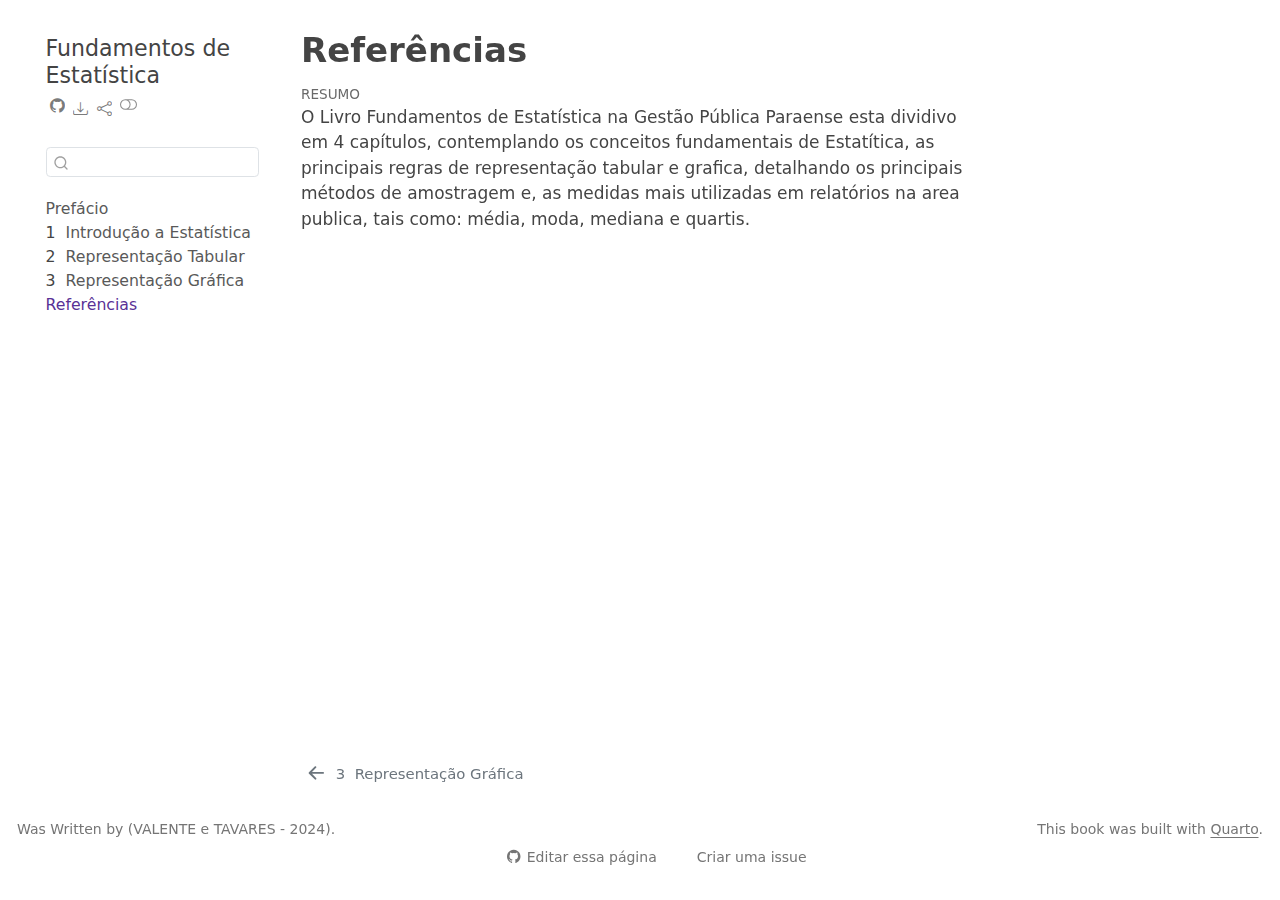
<file: docs/references.html>
<!DOCTYPE html>
<html xmlns="http://www.w3.org/1999/xhtml" lang="pt" xml:lang="pt"><head>

<meta charset="utf-8">
<meta name="generator" content="quarto-1.6.39">

<meta name="viewport" content="width=device-width, initial-scale=1.0, user-scalable=yes">


<title>Referências – Fundamentos de Estatística</title>
<style>
code{white-space: pre-wrap;}
span.smallcaps{font-variant: small-caps;}
div.columns{display: flex; gap: min(4vw, 1.5em);}
div.column{flex: auto; overflow-x: auto;}
div.hanging-indent{margin-left: 1.5em; text-indent: -1.5em;}
ul.task-list{list-style: none;}
ul.task-list li input[type="checkbox"] {
  width: 0.8em;
  margin: 0 0.8em 0.2em -1em; /* quarto-specific, see https://github.com/quarto-dev/quarto-cli/issues/4556 */ 
  vertical-align: middle;
}
</style>


<script src="site_libs/quarto-nav/quarto-nav.js"></script>
<script src="site_libs/quarto-nav/headroom.min.js"></script>
<script src="site_libs/clipboard/clipboard.min.js"></script>
<script src="site_libs/quarto-search/autocomplete.umd.js"></script>
<script src="site_libs/quarto-search/fuse.min.js"></script>
<script src="site_libs/quarto-search/quarto-search.js"></script>
<meta name="quarto:offset" content="./">
<link href="./Graficos.html" rel="prev">
<script src="site_libs/quarto-html/quarto.js"></script>
<script src="site_libs/quarto-html/popper.min.js"></script>
<script src="site_libs/quarto-html/tippy.umd.min.js"></script>
<script src="site_libs/quarto-html/anchor.min.js"></script>
<link href="site_libs/quarto-html/tippy.css" rel="stylesheet">
<link href="site_libs/quarto-html/quarto-syntax-highlighting-e26003cea8cd680ca0c55a263523d882.css" rel="stylesheet" class="quarto-color-scheme" id="quarto-text-highlighting-styles">
<link href="site_libs/quarto-html/quarto-syntax-highlighting-dark-d166b450ba5a8e9f7a0ab969bf6592c1.css" rel="prefetch" class="quarto-color-scheme quarto-color-alternate" id="quarto-text-highlighting-styles">
<script src="site_libs/bootstrap/bootstrap.min.js"></script>
<link href="site_libs/bootstrap/bootstrap-icons.css" rel="stylesheet">
<link href="site_libs/bootstrap/bootstrap-795b0bbeec120e96429455de958b1749.min.css" rel="stylesheet" append-hash="true" class="quarto-color-scheme" id="quarto-bootstrap" data-mode="light">
<link href="site_libs/bootstrap/bootstrap-dark-d63079255415390071b13761f503016b.min.css" rel="prefetch" append-hash="true" class="quarto-color-scheme quarto-color-alternate" id="quarto-bootstrap" data-mode="dark">
<script id="quarto-search-options" type="application/json">{
  "location": "sidebar",
  "copy-button": false,
  "collapse-after": 3,
  "panel-placement": "start",
  "type": "textbox",
  "limit": 50,
  "keyboard-shortcut": [
    "f",
    "/",
    "s"
  ],
  "show-item-context": false,
  "language": {
    "search-no-results-text": "Nenhum resultado",
    "search-matching-documents-text": "documentos correspondentes",
    "search-copy-link-title": "Copiar link para a busca",
    "search-hide-matches-text": "Esconder correspondências adicionais",
    "search-more-match-text": "mais correspondência neste documento",
    "search-more-matches-text": "mais correspondências neste documento",
    "search-clear-button-title": "Limpar",
    "search-text-placeholder": "",
    "search-detached-cancel-button-title": "Cancelar",
    "search-submit-button-title": "Enviar",
    "search-label": "Procurar"
  }
}</script>
<script async="" src="https://hypothes.is/embed.js"></script>
<script>
  window.document.addEventListener("DOMContentLoaded", function (_event) {
    document.body.classList.add('hypothesis-enabled');
  });
</script>


</head>

<body class="nav-sidebar floating">

<div id="quarto-search-results"></div>
  <header id="quarto-header" class="headroom fixed-top">
  <nav class="quarto-secondary-nav">
    <div class="container-fluid d-flex">
      <button type="button" class="quarto-btn-toggle btn" data-bs-toggle="collapse" role="button" data-bs-target=".quarto-sidebar-collapse-item" aria-controls="quarto-sidebar" aria-expanded="false" aria-label="Alternar barra lateral" onclick="if (window.quartoToggleHeadroom) { window.quartoToggleHeadroom(); }">
        <i class="bi bi-layout-text-sidebar-reverse"></i>
      </button>
        <nav class="quarto-page-breadcrumbs" aria-label="breadcrumb"><ol class="breadcrumb"><li class="breadcrumb-item"><a href="./references.html">Referências</a></li></ol></nav>
        <a class="flex-grow-1" role="navigation" data-bs-toggle="collapse" data-bs-target=".quarto-sidebar-collapse-item" aria-controls="quarto-sidebar" aria-expanded="false" aria-label="Alternar barra lateral" onclick="if (window.quartoToggleHeadroom) { window.quartoToggleHeadroom(); }">      
        </a>
      <button type="button" class="btn quarto-search-button" aria-label="Procurar" onclick="window.quartoOpenSearch();">
        <i class="bi bi-search"></i>
      </button>
    </div>
  </nav>
</header>
<!-- content -->
<div id="quarto-content" class="quarto-container page-columns page-rows-contents page-layout-article">
<!-- sidebar -->
  <nav id="quarto-sidebar" class="sidebar collapse collapse-horizontal quarto-sidebar-collapse-item sidebar-navigation floating overflow-auto">
    <div class="pt-lg-2 mt-2 text-left sidebar-header">
    <div class="sidebar-title mb-0 py-0">
      <a href="./">Fundamentos de Estatística</a> 
        <div class="sidebar-tools-main tools-wide">
    <a href="https://github.com/MarioDhiego/Book_Estatistica_Quarto" title="Código fonte" class="quarto-navigation-tool px-1" aria-label="Código fonte"><i class="bi bi-github"></i></a>
    <div class="dropdown">
      <a href="" title="Download" id="quarto-navigation-tool-dropdown-0" class="quarto-navigation-tool dropdown-toggle px-1" data-bs-toggle="dropdown" aria-expanded="false" role="link" aria-label="Download"><i class="bi bi-download"></i></a>
      <ul class="dropdown-menu" aria-labelledby="quarto-navigation-tool-dropdown-0">
          <li>
            <a class="dropdown-item sidebar-tools-main-item" href="./Fundamentos-de-Estatística-.pdf">
              <i class="bi bi-file-pdf pe-1"></i>
            Download PDF
            </a>
          </li>
          <li>
            <a class="dropdown-item sidebar-tools-main-item" href="./Fundamentos-de-Estatística-.epub">
              <i class="bi bi-journal pe-1"></i>
            Download ePub
            </a>
          </li>
      </ul>
    </div>
    <div class="dropdown">
      <a href="" title="Share" id="quarto-navigation-tool-dropdown-1" class="quarto-navigation-tool dropdown-toggle px-1" data-bs-toggle="dropdown" aria-expanded="false" role="link" aria-label="Share"><i class="bi bi-share"></i></a>
      <ul class="dropdown-menu" aria-labelledby="quarto-navigation-tool-dropdown-1">
          <li>
            <a class="dropdown-item sidebar-tools-main-item" href="https://twitter.com/intent/tweet?url=|url|">
              <i class="bi bi-twitter pe-1"></i>
            Twitter
            </a>
          </li>
          <li>
            <a class="dropdown-item sidebar-tools-main-item" href="https://www.facebook.com/sharer/sharer.php?u=|url|">
              <i class="bi bi-facebook pe-1"></i>
            Facebook
            </a>
          </li>
      </ul>
    </div>
  <a href="" class="quarto-color-scheme-toggle quarto-navigation-tool  px-1" onclick="window.quartoToggleColorScheme(); return false;" title="Alternar modo escuro"><i class="bi"></i></a>
</div>
    </div>
      </div>
        <div class="mt-2 flex-shrink-0 align-items-center">
        <div class="sidebar-search">
        <div id="quarto-search" class="" title="Procurar"></div>
        </div>
        </div>
    <div class="sidebar-menu-container"> 
    <ul class="list-unstyled mt-1">
        <li class="sidebar-item">
  <div class="sidebar-item-container"> 
  <a href="./index.html" class="sidebar-item-text sidebar-link">
 <span class="menu-text">Prefácio</span></a>
  </div>
</li>
        <li class="sidebar-item">
  <div class="sidebar-item-container"> 
  <a href="./intro.html" class="sidebar-item-text sidebar-link">
 <span class="menu-text"><span class="chapter-number">1</span>&nbsp; <span class="chapter-title">Introdução a Estatística</span></span></a>
  </div>
</li>
        <li class="sidebar-item">
  <div class="sidebar-item-container"> 
  <a href="./Tabelas.html" class="sidebar-item-text sidebar-link">
 <span class="menu-text"><span class="chapter-number">2</span>&nbsp; <span class="chapter-title">Representação Tabular</span></span></a>
  </div>
</li>
        <li class="sidebar-item">
  <div class="sidebar-item-container"> 
  <a href="./Graficos.html" class="sidebar-item-text sidebar-link">
 <span class="menu-text"><span class="chapter-number">3</span>&nbsp; <span class="chapter-title">Representação Gráfica</span></span></a>
  </div>
</li>
        <li class="sidebar-item">
  <div class="sidebar-item-container"> 
  <a href="./references.html" class="sidebar-item-text sidebar-link active">
 <span class="menu-text">Referências</span></a>
  </div>
</li>
    </ul>
    </div>
</nav>
<div id="quarto-sidebar-glass" class="quarto-sidebar-collapse-item" data-bs-toggle="collapse" data-bs-target=".quarto-sidebar-collapse-item"></div>
<!-- margin-sidebar -->
    <div id="quarto-margin-sidebar" class="sidebar margin-sidebar zindex-bottom">
        
    </div>
<!-- main -->
<main class="content" id="quarto-document-content">

<header id="title-block-header" class="quarto-title-block default">
<div class="quarto-title">
<h1 class="title">Referências</h1>
</div>



<div class="quarto-title-meta">

    
  
    
  </div>
  
<div>
  <div class="abstract">
    <div class="block-title">Resumo</div>
    O Livro Fundamentos de Estatística na Gestão Pública Paraense esta dividivo em 4 capítulos, contemplando os conceitos fundamentais de Estatítica, as principais regras de representação tabular e grafica, detalhando os principais métodos de amostragem e, as medidas mais utilizadas em relatórios na area publica, tais como: média, moda, mediana e quartis.
  </div>
</div>


</header>





</main> <!-- /main -->
<script id="quarto-html-after-body" type="application/javascript">
window.document.addEventListener("DOMContentLoaded", function (event) {
  const toggleBodyColorMode = (bsSheetEl) => {
    const mode = bsSheetEl.getAttribute("data-mode");
    const bodyEl = window.document.querySelector("body");
    if (mode === "dark") {
      bodyEl.classList.add("quarto-dark");
      bodyEl.classList.remove("quarto-light");
    } else {
      bodyEl.classList.add("quarto-light");
      bodyEl.classList.remove("quarto-dark");
    }
  }
  const toggleBodyColorPrimary = () => {
    const bsSheetEl = window.document.querySelector("link#quarto-bootstrap");
    if (bsSheetEl) {
      toggleBodyColorMode(bsSheetEl);
    }
  }
  toggleBodyColorPrimary();  
  const disableStylesheet = (stylesheets) => {
    for (let i=0; i < stylesheets.length; i++) {
      const stylesheet = stylesheets[i];
      stylesheet.rel = 'prefetch';
    }
  }
  const enableStylesheet = (stylesheets) => {
    for (let i=0; i < stylesheets.length; i++) {
      const stylesheet = stylesheets[i];
      stylesheet.rel = 'stylesheet';
    }
  }
  const manageTransitions = (selector, allowTransitions) => {
    const els = window.document.querySelectorAll(selector);
    for (let i=0; i < els.length; i++) {
      const el = els[i];
      if (allowTransitions) {
        el.classList.remove('notransition');
      } else {
        el.classList.add('notransition');
      }
    }
  }
  const toggleGiscusIfUsed = (isAlternate, darkModeDefault) => {
    const baseTheme = document.querySelector('#giscus-base-theme')?.value ?? 'light';
    const alternateTheme = document.querySelector('#giscus-alt-theme')?.value ?? 'dark';
    let newTheme = '';
    if(darkModeDefault) {
      newTheme = isAlternate ? baseTheme : alternateTheme;
    } else {
      newTheme = isAlternate ? alternateTheme : baseTheme;
    }
    const changeGiscusTheme = () => {
      // From: https://github.com/giscus/giscus/issues/336
      const sendMessage = (message) => {
        const iframe = document.querySelector('iframe.giscus-frame');
        if (!iframe) return;
        iframe.contentWindow.postMessage({ giscus: message }, 'https://giscus.app');
      }
      sendMessage({
        setConfig: {
          theme: newTheme
        }
      });
    }
    const isGiscussLoaded = window.document.querySelector('iframe.giscus-frame') !== null;
    if (isGiscussLoaded) {
      changeGiscusTheme();
    }
  }
  const toggleColorMode = (alternate) => {
    // Switch the stylesheets
    const alternateStylesheets = window.document.querySelectorAll('link.quarto-color-scheme.quarto-color-alternate');
    manageTransitions('#quarto-margin-sidebar .nav-link', false);
    if (alternate) {
      enableStylesheet(alternateStylesheets);
      for (const sheetNode of alternateStylesheets) {
        if (sheetNode.id === "quarto-bootstrap") {
          toggleBodyColorMode(sheetNode);
        }
      }
    } else {
      disableStylesheet(alternateStylesheets);
      toggleBodyColorPrimary();
    }
    manageTransitions('#quarto-margin-sidebar .nav-link', true);
    // Switch the toggles
    const toggles = window.document.querySelectorAll('.quarto-color-scheme-toggle');
    for (let i=0; i < toggles.length; i++) {
      const toggle = toggles[i];
      if (toggle) {
        if (alternate) {
          toggle.classList.add("alternate");     
        } else {
          toggle.classList.remove("alternate");
        }
      }
    }
    // Hack to workaround the fact that safari doesn't
    // properly recolor the scrollbar when toggling (#1455)
    if (navigator.userAgent.indexOf('Safari') > 0 && navigator.userAgent.indexOf('Chrome') == -1) {
      manageTransitions("body", false);
      window.scrollTo(0, 1);
      setTimeout(() => {
        window.scrollTo(0, 0);
        manageTransitions("body", true);
      }, 40);  
    }
  }
  const isFileUrl = () => { 
    return window.location.protocol === 'file:';
  }
  const hasAlternateSentinel = () => {  
    let styleSentinel = getColorSchemeSentinel();
    if (styleSentinel !== null) {
      return styleSentinel === "alternate";
    } else {
      return false;
    }
  }
  const setStyleSentinel = (alternate) => {
    const value = alternate ? "alternate" : "default";
    if (!isFileUrl()) {
      window.localStorage.setItem("quarto-color-scheme", value);
    } else {
      localAlternateSentinel = value;
    }
  }
  const getColorSchemeSentinel = () => {
    if (!isFileUrl()) {
      const storageValue = window.localStorage.getItem("quarto-color-scheme");
      return storageValue != null ? storageValue : localAlternateSentinel;
    } else {
      return localAlternateSentinel;
    }
  }
  const darkModeDefault = false;
  let localAlternateSentinel = darkModeDefault ? 'alternate' : 'default';
  // Dark / light mode switch
  window.quartoToggleColorScheme = () => {
    // Read the current dark / light value 
    let toAlternate = !hasAlternateSentinel();
    toggleColorMode(toAlternate);
    setStyleSentinel(toAlternate);
    toggleGiscusIfUsed(toAlternate, darkModeDefault);
  };
  // Ensure there is a toggle, if there isn't float one in the top right
  if (window.document.querySelector('.quarto-color-scheme-toggle') === null) {
    const a = window.document.createElement('a');
    a.classList.add('top-right');
    a.classList.add('quarto-color-scheme-toggle');
    a.href = "";
    a.onclick = function() { try { window.quartoToggleColorScheme(); } catch {} return false; };
    const i = window.document.createElement("i");
    i.classList.add('bi');
    a.appendChild(i);
    window.document.body.appendChild(a);
  }
  // Switch to dark mode if need be
  if (hasAlternateSentinel()) {
    toggleColorMode(true);
  } else {
    toggleColorMode(false);
  }
  const icon = "";
  const anchorJS = new window.AnchorJS();
  anchorJS.options = {
    placement: 'right',
    icon: icon
  };
  anchorJS.add('.anchored');
  const isCodeAnnotation = (el) => {
    for (const clz of el.classList) {
      if (clz.startsWith('code-annotation-')) {                     
        return true;
      }
    }
    return false;
  }
  const onCopySuccess = function(e) {
    // button target
    const button = e.trigger;
    // don't keep focus
    button.blur();
    // flash "checked"
    button.classList.add('code-copy-button-checked');
    var currentTitle = button.getAttribute("title");
    button.setAttribute("title", "Copiada");
    let tooltip;
    if (window.bootstrap) {
      button.setAttribute("data-bs-toggle", "tooltip");
      button.setAttribute("data-bs-placement", "left");
      button.setAttribute("data-bs-title", "Copiada");
      tooltip = new bootstrap.Tooltip(button, 
        { trigger: "manual", 
          customClass: "code-copy-button-tooltip",
          offset: [0, -8]});
      tooltip.show();    
    }
    setTimeout(function() {
      if (tooltip) {
        tooltip.hide();
        button.removeAttribute("data-bs-title");
        button.removeAttribute("data-bs-toggle");
        button.removeAttribute("data-bs-placement");
      }
      button.setAttribute("title", currentTitle);
      button.classList.remove('code-copy-button-checked');
    }, 1000);
    // clear code selection
    e.clearSelection();
  }
  const getTextToCopy = function(trigger) {
      const codeEl = trigger.previousElementSibling.cloneNode(true);
      for (const childEl of codeEl.children) {
        if (isCodeAnnotation(childEl)) {
          childEl.remove();
        }
      }
      return codeEl.innerText;
  }
  const clipboard = new window.ClipboardJS('.code-copy-button:not([data-in-quarto-modal])', {
    text: getTextToCopy
  });
  clipboard.on('success', onCopySuccess);
  if (window.document.getElementById('quarto-embedded-source-code-modal')) {
    const clipboardModal = new window.ClipboardJS('.code-copy-button[data-in-quarto-modal]', {
      text: getTextToCopy,
      container: window.document.getElementById('quarto-embedded-source-code-modal')
    });
    clipboardModal.on('success', onCopySuccess);
  }
    var localhostRegex = new RegExp(/^(?:http|https):\/\/localhost\:?[0-9]*\//);
    var mailtoRegex = new RegExp(/^mailto:/);
      var filterRegex = new RegExp('/' + window.location.host + '/');
    var isInternal = (href) => {
        return filterRegex.test(href) || localhostRegex.test(href) || mailtoRegex.test(href);
    }
    // Inspect non-navigation links and adorn them if external
 	var links = window.document.querySelectorAll('a[href]:not(.nav-link):not(.navbar-brand):not(.toc-action):not(.sidebar-link):not(.sidebar-item-toggle):not(.pagination-link):not(.no-external):not([aria-hidden]):not(.dropdown-item):not(.quarto-navigation-tool):not(.about-link)');
    for (var i=0; i<links.length; i++) {
      const link = links[i];
      if (!isInternal(link.href)) {
        // undo the damage that might have been done by quarto-nav.js in the case of
        // links that we want to consider external
        if (link.dataset.originalHref !== undefined) {
          link.href = link.dataset.originalHref;
        }
      }
    }
  function tippyHover(el, contentFn, onTriggerFn, onUntriggerFn) {
    const config = {
      allowHTML: true,
      maxWidth: 500,
      delay: 100,
      arrow: false,
      appendTo: function(el) {
          return el.parentElement;
      },
      interactive: true,
      interactiveBorder: 10,
      theme: 'quarto',
      placement: 'bottom-start',
    };
    if (contentFn) {
      config.content = contentFn;
    }
    if (onTriggerFn) {
      config.onTrigger = onTriggerFn;
    }
    if (onUntriggerFn) {
      config.onUntrigger = onUntriggerFn;
    }
    window.tippy(el, config); 
  }
  const noterefs = window.document.querySelectorAll('a[role="doc-noteref"]');
  for (var i=0; i<noterefs.length; i++) {
    const ref = noterefs[i];
    tippyHover(ref, function() {
      // use id or data attribute instead here
      let href = ref.getAttribute('data-footnote-href') || ref.getAttribute('href');
      try { href = new URL(href).hash; } catch {}
      const id = href.replace(/^#\/?/, "");
      const note = window.document.getElementById(id);
      if (note) {
        return note.innerHTML;
      } else {
        return "";
      }
    });
  }
  const xrefs = window.document.querySelectorAll('a.quarto-xref');
  const processXRef = (id, note) => {
    // Strip column container classes
    const stripColumnClz = (el) => {
      el.classList.remove("page-full", "page-columns");
      if (el.children) {
        for (const child of el.children) {
          stripColumnClz(child);
        }
      }
    }
    stripColumnClz(note)
    if (id === null || id.startsWith('sec-')) {
      // Special case sections, only their first couple elements
      const container = document.createElement("div");
      if (note.children && note.children.length > 2) {
        container.appendChild(note.children[0].cloneNode(true));
        for (let i = 1; i < note.children.length; i++) {
          const child = note.children[i];
          if (child.tagName === "P" && child.innerText === "") {
            continue;
          } else {
            container.appendChild(child.cloneNode(true));
            break;
          }
        }
        if (window.Quarto?.typesetMath) {
          window.Quarto.typesetMath(container);
        }
        return container.innerHTML
      } else {
        if (window.Quarto?.typesetMath) {
          window.Quarto.typesetMath(note);
        }
        return note.innerHTML;
      }
    } else {
      // Remove any anchor links if they are present
      const anchorLink = note.querySelector('a.anchorjs-link');
      if (anchorLink) {
        anchorLink.remove();
      }
      if (window.Quarto?.typesetMath) {
        window.Quarto.typesetMath(note);
      }
      if (note.classList.contains("callout")) {
        return note.outerHTML;
      } else {
        return note.innerHTML;
      }
    }
  }
  for (var i=0; i<xrefs.length; i++) {
    const xref = xrefs[i];
    tippyHover(xref, undefined, function(instance) {
      instance.disable();
      let url = xref.getAttribute('href');
      let hash = undefined; 
      if (url.startsWith('#')) {
        hash = url;
      } else {
        try { hash = new URL(url).hash; } catch {}
      }
      if (hash) {
        const id = hash.replace(/^#\/?/, "");
        const note = window.document.getElementById(id);
        if (note !== null) {
          try {
            const html = processXRef(id, note.cloneNode(true));
            instance.setContent(html);
          } finally {
            instance.enable();
            instance.show();
          }
        } else {
          // See if we can fetch this
          fetch(url.split('#')[0])
          .then(res => res.text())
          .then(html => {
            const parser = new DOMParser();
            const htmlDoc = parser.parseFromString(html, "text/html");
            const note = htmlDoc.getElementById(id);
            if (note !== null) {
              const html = processXRef(id, note);
              instance.setContent(html);
            } 
          }).finally(() => {
            instance.enable();
            instance.show();
          });
        }
      } else {
        // See if we can fetch a full url (with no hash to target)
        // This is a special case and we should probably do some content thinning / targeting
        fetch(url)
        .then(res => res.text())
        .then(html => {
          const parser = new DOMParser();
          const htmlDoc = parser.parseFromString(html, "text/html");
          const note = htmlDoc.querySelector('main.content');
          if (note !== null) {
            // This should only happen for chapter cross references
            // (since there is no id in the URL)
            // remove the first header
            if (note.children.length > 0 && note.children[0].tagName === "HEADER") {
              note.children[0].remove();
            }
            const html = processXRef(null, note);
            instance.setContent(html);
          } 
        }).finally(() => {
          instance.enable();
          instance.show();
        });
      }
    }, function(instance) {
    });
  }
      let selectedAnnoteEl;
      const selectorForAnnotation = ( cell, annotation) => {
        let cellAttr = 'data-code-cell="' + cell + '"';
        let lineAttr = 'data-code-annotation="' +  annotation + '"';
        const selector = 'span[' + cellAttr + '][' + lineAttr + ']';
        return selector;
      }
      const selectCodeLines = (annoteEl) => {
        const doc = window.document;
        const targetCell = annoteEl.getAttribute("data-target-cell");
        const targetAnnotation = annoteEl.getAttribute("data-target-annotation");
        const annoteSpan = window.document.querySelector(selectorForAnnotation(targetCell, targetAnnotation));
        const lines = annoteSpan.getAttribute("data-code-lines").split(",");
        const lineIds = lines.map((line) => {
          return targetCell + "-" + line;
        })
        let top = null;
        let height = null;
        let parent = null;
        if (lineIds.length > 0) {
            //compute the position of the single el (top and bottom and make a div)
            const el = window.document.getElementById(lineIds[0]);
            top = el.offsetTop;
            height = el.offsetHeight;
            parent = el.parentElement.parentElement;
          if (lineIds.length > 1) {
            const lastEl = window.document.getElementById(lineIds[lineIds.length - 1]);
            const bottom = lastEl.offsetTop + lastEl.offsetHeight;
            height = bottom - top;
          }
          if (top !== null && height !== null && parent !== null) {
            // cook up a div (if necessary) and position it 
            let div = window.document.getElementById("code-annotation-line-highlight");
            if (div === null) {
              div = window.document.createElement("div");
              div.setAttribute("id", "code-annotation-line-highlight");
              div.style.position = 'absolute';
              parent.appendChild(div);
            }
            div.style.top = top - 2 + "px";
            div.style.height = height + 4 + "px";
            div.style.left = 0;
            let gutterDiv = window.document.getElementById("code-annotation-line-highlight-gutter");
            if (gutterDiv === null) {
              gutterDiv = window.document.createElement("div");
              gutterDiv.setAttribute("id", "code-annotation-line-highlight-gutter");
              gutterDiv.style.position = 'absolute';
              const codeCell = window.document.getElementById(targetCell);
              const gutter = codeCell.querySelector('.code-annotation-gutter');
              gutter.appendChild(gutterDiv);
            }
            gutterDiv.style.top = top - 2 + "px";
            gutterDiv.style.height = height + 4 + "px";
          }
          selectedAnnoteEl = annoteEl;
        }
      };
      const unselectCodeLines = () => {
        const elementsIds = ["code-annotation-line-highlight", "code-annotation-line-highlight-gutter"];
        elementsIds.forEach((elId) => {
          const div = window.document.getElementById(elId);
          if (div) {
            div.remove();
          }
        });
        selectedAnnoteEl = undefined;
      };
        // Handle positioning of the toggle
    window.addEventListener(
      "resize",
      throttle(() => {
        elRect = undefined;
        if (selectedAnnoteEl) {
          selectCodeLines(selectedAnnoteEl);
        }
      }, 10)
    );
    function throttle(fn, ms) {
    let throttle = false;
    let timer;
      return (...args) => {
        if(!throttle) { // first call gets through
            fn.apply(this, args);
            throttle = true;
        } else { // all the others get throttled
            if(timer) clearTimeout(timer); // cancel #2
            timer = setTimeout(() => {
              fn.apply(this, args);
              timer = throttle = false;
            }, ms);
        }
      };
    }
      // Attach click handler to the DT
      const annoteDls = window.document.querySelectorAll('dt[data-target-cell]');
      for (const annoteDlNode of annoteDls) {
        annoteDlNode.addEventListener('click', (event) => {
          const clickedEl = event.target;
          if (clickedEl !== selectedAnnoteEl) {
            unselectCodeLines();
            const activeEl = window.document.querySelector('dt[data-target-cell].code-annotation-active');
            if (activeEl) {
              activeEl.classList.remove('code-annotation-active');
            }
            selectCodeLines(clickedEl);
            clickedEl.classList.add('code-annotation-active');
          } else {
            // Unselect the line
            unselectCodeLines();
            clickedEl.classList.remove('code-annotation-active');
          }
        });
      }
  const findCites = (el) => {
    const parentEl = el.parentElement;
    if (parentEl) {
      const cites = parentEl.dataset.cites;
      if (cites) {
        return {
          el,
          cites: cites.split(' ')
        };
      } else {
        return findCites(el.parentElement)
      }
    } else {
      return undefined;
    }
  };
  var bibliorefs = window.document.querySelectorAll('a[role="doc-biblioref"]');
  for (var i=0; i<bibliorefs.length; i++) {
    const ref = bibliorefs[i];
    const citeInfo = findCites(ref);
    if (citeInfo) {
      tippyHover(citeInfo.el, function() {
        var popup = window.document.createElement('div');
        citeInfo.cites.forEach(function(cite) {
          var citeDiv = window.document.createElement('div');
          citeDiv.classList.add('hanging-indent');
          citeDiv.classList.add('csl-entry');
          var biblioDiv = window.document.getElementById('ref-' + cite);
          if (biblioDiv) {
            citeDiv.innerHTML = biblioDiv.innerHTML;
          }
          popup.appendChild(citeDiv);
        });
        return popup.innerHTML;
      });
    }
  }
});
</script>
<nav class="page-navigation">
  <div class="nav-page nav-page-previous">
      <a href="./Graficos.html" class="pagination-link" aria-label="Representação Gráfica">
        <i class="bi bi-arrow-left-short"></i> <span class="nav-page-text"><span class="chapter-number">3</span>&nbsp; <span class="chapter-title">Representação Gráfica</span></span>
      </a>          
  </div>
  <div class="nav-page nav-page-next">
  </div>
</nav>
</div> <!-- /content -->
<footer class="footer">
  <div class="nav-footer">
    <div class="nav-footer-left">
<p>Was Written by (VALENTE e TAVARES - 2024).</p>
</div>   
    <div class="nav-footer-center">
      &nbsp;
    <div class="toc-actions"><ul><li><a href="https://github.com/MarioDhiego/Book_Estatistica_Quarto/edit/main/references.qmd" class="toc-action"><i class="bi bi-github"></i>Editar essa página</a></li><li><a href="https://github.com/MarioDhiego/Book_Estatistica_Quarto/issues/new" class="toc-action"><i class="bi empty"></i>Criar uma issue</a></li></ul></div></div>
    <div class="nav-footer-right">
<p>This book was built with <a href="https://quarto.org/">Quarto</a>.</p>
</div>
  </div>
</footer>




</body></html>
</file>
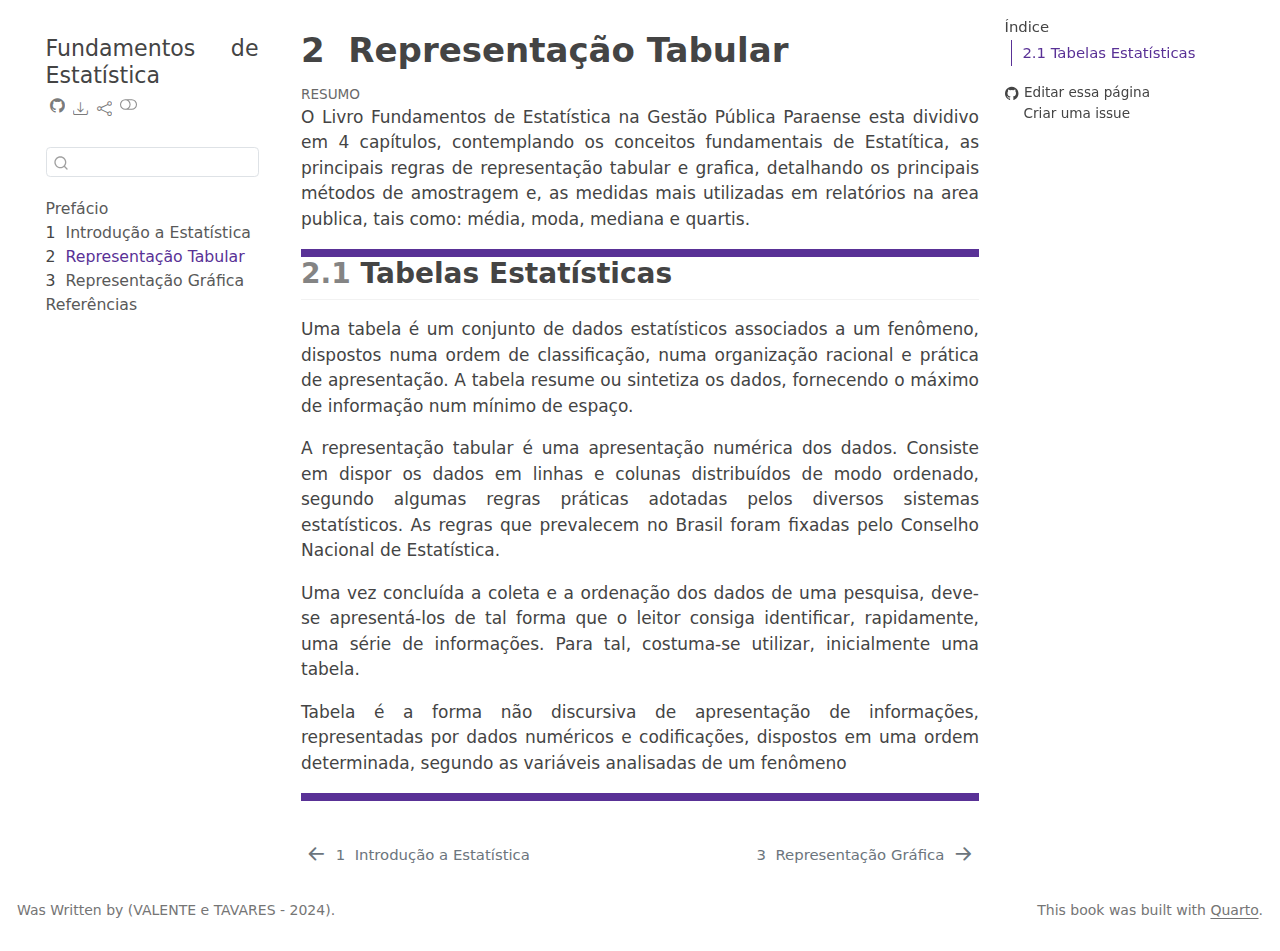
<file: docs/Tabelas.html>
<!DOCTYPE html>
<html xmlns="http://www.w3.org/1999/xhtml" lang="pt" xml:lang="pt"><head>

<meta charset="utf-8">
<meta name="generator" content="quarto-1.6.39">

<meta name="viewport" content="width=device-width, initial-scale=1.0, user-scalable=yes">


<title>2&nbsp; Representação Tabular – Fundamentos de Estatística </title>
<style>
code{white-space: pre-wrap;}
span.smallcaps{font-variant: small-caps;}
div.columns{display: flex; gap: min(4vw, 1.5em);}
div.column{flex: auto; overflow-x: auto;}
div.hanging-indent{margin-left: 1.5em; text-indent: -1.5em;}
ul.task-list{list-style: none;}
ul.task-list li input[type="checkbox"] {
  width: 0.8em;
  margin: 0 0.8em 0.2em -1em; /* quarto-specific, see https://github.com/quarto-dev/quarto-cli/issues/4556 */ 
  vertical-align: middle;
}
</style>


<script src="site_libs/quarto-nav/quarto-nav.js"></script>
<script src="site_libs/quarto-nav/headroom.min.js"></script>
<script src="site_libs/clipboard/clipboard.min.js"></script>
<script src="site_libs/quarto-search/autocomplete.umd.js"></script>
<script src="site_libs/quarto-search/fuse.min.js"></script>
<script src="site_libs/quarto-search/quarto-search.js"></script>
<meta name="quarto:offset" content="./">
<link href="./Graficos.html" rel="next">
<link href="./intro.html" rel="prev">
<script src="site_libs/quarto-html/quarto.js"></script>
<script src="site_libs/quarto-html/popper.min.js"></script>
<script src="site_libs/quarto-html/tippy.umd.min.js"></script>
<script src="site_libs/quarto-html/anchor.min.js"></script>
<link href="site_libs/quarto-html/tippy.css" rel="stylesheet">
<link href="site_libs/quarto-html/quarto-syntax-highlighting-e26003cea8cd680ca0c55a263523d882.css" rel="stylesheet" class="quarto-color-scheme" id="quarto-text-highlighting-styles">
<link href="site_libs/quarto-html/quarto-syntax-highlighting-dark-d166b450ba5a8e9f7a0ab969bf6592c1.css" rel="prefetch" class="quarto-color-scheme quarto-color-alternate" id="quarto-text-highlighting-styles">
<script src="site_libs/bootstrap/bootstrap.min.js"></script>
<link href="site_libs/bootstrap/bootstrap-icons.css" rel="stylesheet">
<link href="site_libs/bootstrap/bootstrap-795b0bbeec120e96429455de958b1749.min.css" rel="stylesheet" append-hash="true" class="quarto-color-scheme" id="quarto-bootstrap" data-mode="light">
<link href="site_libs/bootstrap/bootstrap-dark-d63079255415390071b13761f503016b.min.css" rel="prefetch" append-hash="true" class="quarto-color-scheme quarto-color-alternate" id="quarto-bootstrap" data-mode="dark">
<script id="quarto-search-options" type="application/json">{
  "location": "sidebar",
  "copy-button": false,
  "collapse-after": 3,
  "panel-placement": "start",
  "type": "textbox",
  "limit": 50,
  "keyboard-shortcut": [
    "f",
    "/",
    "s"
  ],
  "show-item-context": false,
  "language": {
    "search-no-results-text": "Nenhum resultado",
    "search-matching-documents-text": "documentos correspondentes",
    "search-copy-link-title": "Copiar link para a busca",
    "search-hide-matches-text": "Esconder correspondências adicionais",
    "search-more-match-text": "mais correspondência neste documento",
    "search-more-matches-text": "mais correspondências neste documento",
    "search-clear-button-title": "Limpar",
    "search-text-placeholder": "",
    "search-detached-cancel-button-title": "Cancelar",
    "search-submit-button-title": "Enviar",
    "search-label": "Procurar"
  }
}</script>
<script async="" src="https://hypothes.is/embed.js"></script>
<script>
  window.document.addEventListener("DOMContentLoaded", function (_event) {
    document.body.classList.add('hypothesis-enabled');
  });
</script>


</head>

<body class="nav-sidebar floating">

<div id="quarto-search-results"></div>
  <header id="quarto-header" class="headroom fixed-top">
  <nav class="quarto-secondary-nav">
    <div class="container-fluid d-flex">
      <button type="button" class="quarto-btn-toggle btn" data-bs-toggle="collapse" role="button" data-bs-target=".quarto-sidebar-collapse-item" aria-controls="quarto-sidebar" aria-expanded="false" aria-label="Alternar barra lateral" onclick="if (window.quartoToggleHeadroom) { window.quartoToggleHeadroom(); }">
        <i class="bi bi-layout-text-sidebar-reverse"></i>
      </button>
        <nav class="quarto-page-breadcrumbs" aria-label="breadcrumb"><ol class="breadcrumb"><li class="breadcrumb-item"><a href="./Tabelas.html"><span class="chapter-number">2</span>&nbsp; <span class="chapter-title">Representação Tabular</span></a></li></ol></nav>
        <a class="flex-grow-1" role="navigation" data-bs-toggle="collapse" data-bs-target=".quarto-sidebar-collapse-item" aria-controls="quarto-sidebar" aria-expanded="false" aria-label="Alternar barra lateral" onclick="if (window.quartoToggleHeadroom) { window.quartoToggleHeadroom(); }">      
        </a>
      <button type="button" class="btn quarto-search-button" aria-label="Procurar" onclick="window.quartoOpenSearch();">
        <i class="bi bi-search"></i>
      </button>
    </div>
  </nav>
</header>
<!-- content -->
<div id="quarto-content" class="quarto-container page-columns page-rows-contents page-layout-article">
<!-- sidebar -->
  <nav id="quarto-sidebar" class="sidebar collapse collapse-horizontal quarto-sidebar-collapse-item sidebar-navigation floating overflow-auto">
    <div class="pt-lg-2 mt-2 text-left sidebar-header">
    <div class="sidebar-title mb-0 py-0">
      <a href="./">Fundamentos de Estatística</a> 
        <div class="sidebar-tools-main tools-wide">
    <a href="https://github.com/MarioDhiego/Book_Estatistica_Quarto" title="Código fonte" class="quarto-navigation-tool px-1" aria-label="Código fonte"><i class="bi bi-github"></i></a>
    <div class="dropdown">
      <a href="" title="Download" id="quarto-navigation-tool-dropdown-0" class="quarto-navigation-tool dropdown-toggle px-1" data-bs-toggle="dropdown" aria-expanded="false" role="link" aria-label="Download"><i class="bi bi-download"></i></a>
      <ul class="dropdown-menu" aria-labelledby="quarto-navigation-tool-dropdown-0">
          <li>
            <a class="dropdown-item sidebar-tools-main-item" href="./Fundamentos-de-Estatística-.pdf">
              <i class="bi bi-file-pdf pe-1"></i>
            Download PDF
            </a>
          </li>
          <li>
            <a class="dropdown-item sidebar-tools-main-item" href="./Fundamentos-de-Estatística-.epub">
              <i class="bi bi-journal pe-1"></i>
            Download ePub
            </a>
          </li>
      </ul>
    </div>
    <div class="dropdown">
      <a href="" title="Share" id="quarto-navigation-tool-dropdown-1" class="quarto-navigation-tool dropdown-toggle px-1" data-bs-toggle="dropdown" aria-expanded="false" role="link" aria-label="Share"><i class="bi bi-share"></i></a>
      <ul class="dropdown-menu" aria-labelledby="quarto-navigation-tool-dropdown-1">
          <li>
            <a class="dropdown-item sidebar-tools-main-item" href="https://twitter.com/intent/tweet?url=|url|">
              <i class="bi bi-twitter pe-1"></i>
            Twitter
            </a>
          </li>
          <li>
            <a class="dropdown-item sidebar-tools-main-item" href="https://www.facebook.com/sharer/sharer.php?u=|url|">
              <i class="bi bi-facebook pe-1"></i>
            Facebook
            </a>
          </li>
      </ul>
    </div>
  <a href="" class="quarto-color-scheme-toggle quarto-navigation-tool  px-1" onclick="window.quartoToggleColorScheme(); return false;" title="Alternar modo escuro"><i class="bi"></i></a>
</div>
    </div>
      </div>
        <div class="mt-2 flex-shrink-0 align-items-center">
        <div class="sidebar-search">
        <div id="quarto-search" class="" title="Procurar"></div>
        </div>
        </div>
    <div class="sidebar-menu-container"> 
    <ul class="list-unstyled mt-1">
        <li class="sidebar-item">
  <div class="sidebar-item-container"> 
  <a href="./index.html" class="sidebar-item-text sidebar-link">
 <span class="menu-text">Prefácio</span></a>
  </div>
</li>
        <li class="sidebar-item">
  <div class="sidebar-item-container"> 
  <a href="./intro.html" class="sidebar-item-text sidebar-link">
 <span class="menu-text"><span class="chapter-number">1</span>&nbsp; <span class="chapter-title">Introdução a Estatística</span></span></a>
  </div>
</li>
        <li class="sidebar-item">
  <div class="sidebar-item-container"> 
  <a href="./Tabelas.html" class="sidebar-item-text sidebar-link active">
 <span class="menu-text"><span class="chapter-number">2</span>&nbsp; <span class="chapter-title">Representação Tabular</span></span></a>
  </div>
</li>
        <li class="sidebar-item">
  <div class="sidebar-item-container"> 
  <a href="./Graficos.html" class="sidebar-item-text sidebar-link">
 <span class="menu-text"><span class="chapter-number">3</span>&nbsp; <span class="chapter-title">Representação Gráfica</span></span></a>
  </div>
</li>
        <li class="sidebar-item">
  <div class="sidebar-item-container"> 
  <a href="./references.html" class="sidebar-item-text sidebar-link">
 <span class="menu-text">Referências</span></a>
  </div>
</li>
    </ul>
    </div>
</nav>
<div id="quarto-sidebar-glass" class="quarto-sidebar-collapse-item" data-bs-toggle="collapse" data-bs-target=".quarto-sidebar-collapse-item"></div>
<!-- margin-sidebar -->
    <div id="quarto-margin-sidebar" class="sidebar margin-sidebar">
        <nav id="TOC" role="doc-toc" class="toc-active">
    <h2 id="toc-title">Índice</h2>
   
  <ul>
  <li><a href="#tabelas-estatísticas" id="toc-tabelas-estatísticas" class="nav-link active" data-scroll-target="#tabelas-estatísticas"><span class="header-section-number">2.1</span> Tabelas Estatísticas</a></li>
  </ul>
<div class="toc-actions"><ul><li><a href="https://github.com/MarioDhiego/Book_Estatistica_Quarto/edit/main/Tabelas.qmd" class="toc-action"><i class="bi bi-github"></i>Editar essa página</a></li><li><a href="https://github.com/MarioDhiego/Book_Estatistica_Quarto/issues/new" class="toc-action"><i class="bi empty"></i>Criar uma issue</a></li></ul></div></nav>
    </div>
<!-- main -->
<main class="content" id="quarto-document-content">

<header id="title-block-header" class="quarto-title-block default">
<div class="quarto-title">
<h1 class="title"><span class="chapter-number">2</span>&nbsp; <span class="chapter-title">Representação Tabular</span></h1>
</div>



<div class="quarto-title-meta">

    
  
    
  </div>
  
<div>
  <div class="abstract">
    <div class="block-title">Resumo</div>
    O Livro Fundamentos de Estatística na Gestão Pública Paraense esta dividivo em 4 capítulos, contemplando os conceitos fundamentais de Estatítica, as principais regras de representação tabular e grafica, detalhando os principais métodos de amostragem e, as medidas mais utilizadas em relatórios na area publica, tais como: média, moda, mediana e quartis.
  </div>
</div>


</header>


<div class="progress">
<div class="progress-bar" style="width: 100%;">

</div>
</div>
<section id="tabelas-estatísticas" class="level2" data-number="2.1">
<h2 data-number="2.1" class="anchored" data-anchor-id="tabelas-estatísticas"><span class="header-section-number">2.1</span> Tabelas Estatísticas</h2>
<style>
body{text-align: justify}
</style>
<p>Uma tabela é um conjunto de dados estatísticos associados a um fenômeno, dispostos numa ordem de classificação, numa organização racional e prática de apresentação. A tabela resume ou sintetiza os dados, fornecendo o máximo de informação num mínimo de espaço.</p>
<p>A representação tabular é uma apresentação numérica dos dados. Consiste em dispor os dados em linhas e colunas distribuídos de modo ordenado, segundo algumas regras práticas adotadas pelos diversos sistemas estatísticos. As regras que prevalecem no Brasil foram fixadas pelo Conselho Nacional de Estatística.</p>
<p>Uma vez concluída a coleta e a ordenação dos dados de uma pesquisa, deve-se apresentá-los de tal forma que o leitor consiga identificar, rapidamente, uma série de informações. Para tal, costuma-se utilizar, inicialmente uma tabela.</p>
<p>Tabela é a forma não discursiva de apresentação de informações, representadas por dados numéricos e codificações, dispostos em uma ordem determinada, segundo as variáveis analisadas de um fenômeno</p>
<div class="progress">
<div class="progress-bar" style="width: 100%;">

</div>
</div>


</section>

</main> <!-- /main -->
<script id="quarto-html-after-body" type="application/javascript">
window.document.addEventListener("DOMContentLoaded", function (event) {
  const toggleBodyColorMode = (bsSheetEl) => {
    const mode = bsSheetEl.getAttribute("data-mode");
    const bodyEl = window.document.querySelector("body");
    if (mode === "dark") {
      bodyEl.classList.add("quarto-dark");
      bodyEl.classList.remove("quarto-light");
    } else {
      bodyEl.classList.add("quarto-light");
      bodyEl.classList.remove("quarto-dark");
    }
  }
  const toggleBodyColorPrimary = () => {
    const bsSheetEl = window.document.querySelector("link#quarto-bootstrap");
    if (bsSheetEl) {
      toggleBodyColorMode(bsSheetEl);
    }
  }
  toggleBodyColorPrimary();  
  const disableStylesheet = (stylesheets) => {
    for (let i=0; i < stylesheets.length; i++) {
      const stylesheet = stylesheets[i];
      stylesheet.rel = 'prefetch';
    }
  }
  const enableStylesheet = (stylesheets) => {
    for (let i=0; i < stylesheets.length; i++) {
      const stylesheet = stylesheets[i];
      stylesheet.rel = 'stylesheet';
    }
  }
  const manageTransitions = (selector, allowTransitions) => {
    const els = window.document.querySelectorAll(selector);
    for (let i=0; i < els.length; i++) {
      const el = els[i];
      if (allowTransitions) {
        el.classList.remove('notransition');
      } else {
        el.classList.add('notransition');
      }
    }
  }
  const toggleGiscusIfUsed = (isAlternate, darkModeDefault) => {
    const baseTheme = document.querySelector('#giscus-base-theme')?.value ?? 'light';
    const alternateTheme = document.querySelector('#giscus-alt-theme')?.value ?? 'dark';
    let newTheme = '';
    if(darkModeDefault) {
      newTheme = isAlternate ? baseTheme : alternateTheme;
    } else {
      newTheme = isAlternate ? alternateTheme : baseTheme;
    }
    const changeGiscusTheme = () => {
      // From: https://github.com/giscus/giscus/issues/336
      const sendMessage = (message) => {
        const iframe = document.querySelector('iframe.giscus-frame');
        if (!iframe) return;
        iframe.contentWindow.postMessage({ giscus: message }, 'https://giscus.app');
      }
      sendMessage({
        setConfig: {
          theme: newTheme
        }
      });
    }
    const isGiscussLoaded = window.document.querySelector('iframe.giscus-frame') !== null;
    if (isGiscussLoaded) {
      changeGiscusTheme();
    }
  }
  const toggleColorMode = (alternate) => {
    // Switch the stylesheets
    const alternateStylesheets = window.document.querySelectorAll('link.quarto-color-scheme.quarto-color-alternate');
    manageTransitions('#quarto-margin-sidebar .nav-link', false);
    if (alternate) {
      enableStylesheet(alternateStylesheets);
      for (const sheetNode of alternateStylesheets) {
        if (sheetNode.id === "quarto-bootstrap") {
          toggleBodyColorMode(sheetNode);
        }
      }
    } else {
      disableStylesheet(alternateStylesheets);
      toggleBodyColorPrimary();
    }
    manageTransitions('#quarto-margin-sidebar .nav-link', true);
    // Switch the toggles
    const toggles = window.document.querySelectorAll('.quarto-color-scheme-toggle');
    for (let i=0; i < toggles.length; i++) {
      const toggle = toggles[i];
      if (toggle) {
        if (alternate) {
          toggle.classList.add("alternate");     
        } else {
          toggle.classList.remove("alternate");
        }
      }
    }
    // Hack to workaround the fact that safari doesn't
    // properly recolor the scrollbar when toggling (#1455)
    if (navigator.userAgent.indexOf('Safari') > 0 && navigator.userAgent.indexOf('Chrome') == -1) {
      manageTransitions("body", false);
      window.scrollTo(0, 1);
      setTimeout(() => {
        window.scrollTo(0, 0);
        manageTransitions("body", true);
      }, 40);  
    }
  }
  const isFileUrl = () => { 
    return window.location.protocol === 'file:';
  }
  const hasAlternateSentinel = () => {  
    let styleSentinel = getColorSchemeSentinel();
    if (styleSentinel !== null) {
      return styleSentinel === "alternate";
    } else {
      return false;
    }
  }
  const setStyleSentinel = (alternate) => {
    const value = alternate ? "alternate" : "default";
    if (!isFileUrl()) {
      window.localStorage.setItem("quarto-color-scheme", value);
    } else {
      localAlternateSentinel = value;
    }
  }
  const getColorSchemeSentinel = () => {
    if (!isFileUrl()) {
      const storageValue = window.localStorage.getItem("quarto-color-scheme");
      return storageValue != null ? storageValue : localAlternateSentinel;
    } else {
      return localAlternateSentinel;
    }
  }
  const darkModeDefault = false;
  let localAlternateSentinel = darkModeDefault ? 'alternate' : 'default';
  // Dark / light mode switch
  window.quartoToggleColorScheme = () => {
    // Read the current dark / light value 
    let toAlternate = !hasAlternateSentinel();
    toggleColorMode(toAlternate);
    setStyleSentinel(toAlternate);
    toggleGiscusIfUsed(toAlternate, darkModeDefault);
  };
  // Ensure there is a toggle, if there isn't float one in the top right
  if (window.document.querySelector('.quarto-color-scheme-toggle') === null) {
    const a = window.document.createElement('a');
    a.classList.add('top-right');
    a.classList.add('quarto-color-scheme-toggle');
    a.href = "";
    a.onclick = function() { try { window.quartoToggleColorScheme(); } catch {} return false; };
    const i = window.document.createElement("i");
    i.classList.add('bi');
    a.appendChild(i);
    window.document.body.appendChild(a);
  }
  // Switch to dark mode if need be
  if (hasAlternateSentinel()) {
    toggleColorMode(true);
  } else {
    toggleColorMode(false);
  }
  const icon = "";
  const anchorJS = new window.AnchorJS();
  anchorJS.options = {
    placement: 'right',
    icon: icon
  };
  anchorJS.add('.anchored');
  const isCodeAnnotation = (el) => {
    for (const clz of el.classList) {
      if (clz.startsWith('code-annotation-')) {                     
        return true;
      }
    }
    return false;
  }
  const onCopySuccess = function(e) {
    // button target
    const button = e.trigger;
    // don't keep focus
    button.blur();
    // flash "checked"
    button.classList.add('code-copy-button-checked');
    var currentTitle = button.getAttribute("title");
    button.setAttribute("title", "Copiada");
    let tooltip;
    if (window.bootstrap) {
      button.setAttribute("data-bs-toggle", "tooltip");
      button.setAttribute("data-bs-placement", "left");
      button.setAttribute("data-bs-title", "Copiada");
      tooltip = new bootstrap.Tooltip(button, 
        { trigger: "manual", 
          customClass: "code-copy-button-tooltip",
          offset: [0, -8]});
      tooltip.show();    
    }
    setTimeout(function() {
      if (tooltip) {
        tooltip.hide();
        button.removeAttribute("data-bs-title");
        button.removeAttribute("data-bs-toggle");
        button.removeAttribute("data-bs-placement");
      }
      button.setAttribute("title", currentTitle);
      button.classList.remove('code-copy-button-checked');
    }, 1000);
    // clear code selection
    e.clearSelection();
  }
  const getTextToCopy = function(trigger) {
      const codeEl = trigger.previousElementSibling.cloneNode(true);
      for (const childEl of codeEl.children) {
        if (isCodeAnnotation(childEl)) {
          childEl.remove();
        }
      }
      return codeEl.innerText;
  }
  const clipboard = new window.ClipboardJS('.code-copy-button:not([data-in-quarto-modal])', {
    text: getTextToCopy
  });
  clipboard.on('success', onCopySuccess);
  if (window.document.getElementById('quarto-embedded-source-code-modal')) {
    const clipboardModal = new window.ClipboardJS('.code-copy-button[data-in-quarto-modal]', {
      text: getTextToCopy,
      container: window.document.getElementById('quarto-embedded-source-code-modal')
    });
    clipboardModal.on('success', onCopySuccess);
  }
    var localhostRegex = new RegExp(/^(?:http|https):\/\/localhost\:?[0-9]*\//);
    var mailtoRegex = new RegExp(/^mailto:/);
      var filterRegex = new RegExp('/' + window.location.host + '/');
    var isInternal = (href) => {
        return filterRegex.test(href) || localhostRegex.test(href) || mailtoRegex.test(href);
    }
    // Inspect non-navigation links and adorn them if external
 	var links = window.document.querySelectorAll('a[href]:not(.nav-link):not(.navbar-brand):not(.toc-action):not(.sidebar-link):not(.sidebar-item-toggle):not(.pagination-link):not(.no-external):not([aria-hidden]):not(.dropdown-item):not(.quarto-navigation-tool):not(.about-link)');
    for (var i=0; i<links.length; i++) {
      const link = links[i];
      if (!isInternal(link.href)) {
        // undo the damage that might have been done by quarto-nav.js in the case of
        // links that we want to consider external
        if (link.dataset.originalHref !== undefined) {
          link.href = link.dataset.originalHref;
        }
      }
    }
  function tippyHover(el, contentFn, onTriggerFn, onUntriggerFn) {
    const config = {
      allowHTML: true,
      maxWidth: 500,
      delay: 100,
      arrow: false,
      appendTo: function(el) {
          return el.parentElement;
      },
      interactive: true,
      interactiveBorder: 10,
      theme: 'quarto',
      placement: 'bottom-start',
    };
    if (contentFn) {
      config.content = contentFn;
    }
    if (onTriggerFn) {
      config.onTrigger = onTriggerFn;
    }
    if (onUntriggerFn) {
      config.onUntrigger = onUntriggerFn;
    }
    window.tippy(el, config); 
  }
  const noterefs = window.document.querySelectorAll('a[role="doc-noteref"]');
  for (var i=0; i<noterefs.length; i++) {
    const ref = noterefs[i];
    tippyHover(ref, function() {
      // use id or data attribute instead here
      let href = ref.getAttribute('data-footnote-href') || ref.getAttribute('href');
      try { href = new URL(href).hash; } catch {}
      const id = href.replace(/^#\/?/, "");
      const note = window.document.getElementById(id);
      if (note) {
        return note.innerHTML;
      } else {
        return "";
      }
    });
  }
  const xrefs = window.document.querySelectorAll('a.quarto-xref');
  const processXRef = (id, note) => {
    // Strip column container classes
    const stripColumnClz = (el) => {
      el.classList.remove("page-full", "page-columns");
      if (el.children) {
        for (const child of el.children) {
          stripColumnClz(child);
        }
      }
    }
    stripColumnClz(note)
    if (id === null || id.startsWith('sec-')) {
      // Special case sections, only their first couple elements
      const container = document.createElement("div");
      if (note.children && note.children.length > 2) {
        container.appendChild(note.children[0].cloneNode(true));
        for (let i = 1; i < note.children.length; i++) {
          const child = note.children[i];
          if (child.tagName === "P" && child.innerText === "") {
            continue;
          } else {
            container.appendChild(child.cloneNode(true));
            break;
          }
        }
        if (window.Quarto?.typesetMath) {
          window.Quarto.typesetMath(container);
        }
        return container.innerHTML
      } else {
        if (window.Quarto?.typesetMath) {
          window.Quarto.typesetMath(note);
        }
        return note.innerHTML;
      }
    } else {
      // Remove any anchor links if they are present
      const anchorLink = note.querySelector('a.anchorjs-link');
      if (anchorLink) {
        anchorLink.remove();
      }
      if (window.Quarto?.typesetMath) {
        window.Quarto.typesetMath(note);
      }
      if (note.classList.contains("callout")) {
        return note.outerHTML;
      } else {
        return note.innerHTML;
      }
    }
  }
  for (var i=0; i<xrefs.length; i++) {
    const xref = xrefs[i];
    tippyHover(xref, undefined, function(instance) {
      instance.disable();
      let url = xref.getAttribute('href');
      let hash = undefined; 
      if (url.startsWith('#')) {
        hash = url;
      } else {
        try { hash = new URL(url).hash; } catch {}
      }
      if (hash) {
        const id = hash.replace(/^#\/?/, "");
        const note = window.document.getElementById(id);
        if (note !== null) {
          try {
            const html = processXRef(id, note.cloneNode(true));
            instance.setContent(html);
          } finally {
            instance.enable();
            instance.show();
          }
        } else {
          // See if we can fetch this
          fetch(url.split('#')[0])
          .then(res => res.text())
          .then(html => {
            const parser = new DOMParser();
            const htmlDoc = parser.parseFromString(html, "text/html");
            const note = htmlDoc.getElementById(id);
            if (note !== null) {
              const html = processXRef(id, note);
              instance.setContent(html);
            } 
          }).finally(() => {
            instance.enable();
            instance.show();
          });
        }
      } else {
        // See if we can fetch a full url (with no hash to target)
        // This is a special case and we should probably do some content thinning / targeting
        fetch(url)
        .then(res => res.text())
        .then(html => {
          const parser = new DOMParser();
          const htmlDoc = parser.parseFromString(html, "text/html");
          const note = htmlDoc.querySelector('main.content');
          if (note !== null) {
            // This should only happen for chapter cross references
            // (since there is no id in the URL)
            // remove the first header
            if (note.children.length > 0 && note.children[0].tagName === "HEADER") {
              note.children[0].remove();
            }
            const html = processXRef(null, note);
            instance.setContent(html);
          } 
        }).finally(() => {
          instance.enable();
          instance.show();
        });
      }
    }, function(instance) {
    });
  }
      let selectedAnnoteEl;
      const selectorForAnnotation = ( cell, annotation) => {
        let cellAttr = 'data-code-cell="' + cell + '"';
        let lineAttr = 'data-code-annotation="' +  annotation + '"';
        const selector = 'span[' + cellAttr + '][' + lineAttr + ']';
        return selector;
      }
      const selectCodeLines = (annoteEl) => {
        const doc = window.document;
        const targetCell = annoteEl.getAttribute("data-target-cell");
        const targetAnnotation = annoteEl.getAttribute("data-target-annotation");
        const annoteSpan = window.document.querySelector(selectorForAnnotation(targetCell, targetAnnotation));
        const lines = annoteSpan.getAttribute("data-code-lines").split(",");
        const lineIds = lines.map((line) => {
          return targetCell + "-" + line;
        })
        let top = null;
        let height = null;
        let parent = null;
        if (lineIds.length > 0) {
            //compute the position of the single el (top and bottom and make a div)
            const el = window.document.getElementById(lineIds[0]);
            top = el.offsetTop;
            height = el.offsetHeight;
            parent = el.parentElement.parentElement;
          if (lineIds.length > 1) {
            const lastEl = window.document.getElementById(lineIds[lineIds.length - 1]);
            const bottom = lastEl.offsetTop + lastEl.offsetHeight;
            height = bottom - top;
          }
          if (top !== null && height !== null && parent !== null) {
            // cook up a div (if necessary) and position it 
            let div = window.document.getElementById("code-annotation-line-highlight");
            if (div === null) {
              div = window.document.createElement("div");
              div.setAttribute("id", "code-annotation-line-highlight");
              div.style.position = 'absolute';
              parent.appendChild(div);
            }
            div.style.top = top - 2 + "px";
            div.style.height = height + 4 + "px";
            div.style.left = 0;
            let gutterDiv = window.document.getElementById("code-annotation-line-highlight-gutter");
            if (gutterDiv === null) {
              gutterDiv = window.document.createElement("div");
              gutterDiv.setAttribute("id", "code-annotation-line-highlight-gutter");
              gutterDiv.style.position = 'absolute';
              const codeCell = window.document.getElementById(targetCell);
              const gutter = codeCell.querySelector('.code-annotation-gutter');
              gutter.appendChild(gutterDiv);
            }
            gutterDiv.style.top = top - 2 + "px";
            gutterDiv.style.height = height + 4 + "px";
          }
          selectedAnnoteEl = annoteEl;
        }
      };
      const unselectCodeLines = () => {
        const elementsIds = ["code-annotation-line-highlight", "code-annotation-line-highlight-gutter"];
        elementsIds.forEach((elId) => {
          const div = window.document.getElementById(elId);
          if (div) {
            div.remove();
          }
        });
        selectedAnnoteEl = undefined;
      };
        // Handle positioning of the toggle
    window.addEventListener(
      "resize",
      throttle(() => {
        elRect = undefined;
        if (selectedAnnoteEl) {
          selectCodeLines(selectedAnnoteEl);
        }
      }, 10)
    );
    function throttle(fn, ms) {
    let throttle = false;
    let timer;
      return (...args) => {
        if(!throttle) { // first call gets through
            fn.apply(this, args);
            throttle = true;
        } else { // all the others get throttled
            if(timer) clearTimeout(timer); // cancel #2
            timer = setTimeout(() => {
              fn.apply(this, args);
              timer = throttle = false;
            }, ms);
        }
      };
    }
      // Attach click handler to the DT
      const annoteDls = window.document.querySelectorAll('dt[data-target-cell]');
      for (const annoteDlNode of annoteDls) {
        annoteDlNode.addEventListener('click', (event) => {
          const clickedEl = event.target;
          if (clickedEl !== selectedAnnoteEl) {
            unselectCodeLines();
            const activeEl = window.document.querySelector('dt[data-target-cell].code-annotation-active');
            if (activeEl) {
              activeEl.classList.remove('code-annotation-active');
            }
            selectCodeLines(clickedEl);
            clickedEl.classList.add('code-annotation-active');
          } else {
            // Unselect the line
            unselectCodeLines();
            clickedEl.classList.remove('code-annotation-active');
          }
        });
      }
  const findCites = (el) => {
    const parentEl = el.parentElement;
    if (parentEl) {
      const cites = parentEl.dataset.cites;
      if (cites) {
        return {
          el,
          cites: cites.split(' ')
        };
      } else {
        return findCites(el.parentElement)
      }
    } else {
      return undefined;
    }
  };
  var bibliorefs = window.document.querySelectorAll('a[role="doc-biblioref"]');
  for (var i=0; i<bibliorefs.length; i++) {
    const ref = bibliorefs[i];
    const citeInfo = findCites(ref);
    if (citeInfo) {
      tippyHover(citeInfo.el, function() {
        var popup = window.document.createElement('div');
        citeInfo.cites.forEach(function(cite) {
          var citeDiv = window.document.createElement('div');
          citeDiv.classList.add('hanging-indent');
          citeDiv.classList.add('csl-entry');
          var biblioDiv = window.document.getElementById('ref-' + cite);
          if (biblioDiv) {
            citeDiv.innerHTML = biblioDiv.innerHTML;
          }
          popup.appendChild(citeDiv);
        });
        return popup.innerHTML;
      });
    }
  }
});
</script>
<nav class="page-navigation">
  <div class="nav-page nav-page-previous">
      <a href="./intro.html" class="pagination-link" aria-label="Introdução a Estatística">
        <i class="bi bi-arrow-left-short"></i> <span class="nav-page-text"><span class="chapter-number">1</span>&nbsp; <span class="chapter-title">Introdução a Estatística</span></span>
      </a>          
  </div>
  <div class="nav-page nav-page-next">
      <a href="./Graficos.html" class="pagination-link" aria-label="Representação Gráfica">
        <span class="nav-page-text"><span class="chapter-number">3</span>&nbsp; <span class="chapter-title">Representação Gráfica</span></span> <i class="bi bi-arrow-right-short"></i>
      </a>
  </div>
</nav>
</div> <!-- /content -->
<footer class="footer">
  <div class="nav-footer">
    <div class="nav-footer-left">
<p>Was Written by (VALENTE e TAVARES - 2024).</p>
</div>   
    <div class="nav-footer-center">
      &nbsp;
    <div class="toc-actions d-sm-block d-md-none"><ul><li><a href="https://github.com/MarioDhiego/Book_Estatistica_Quarto/edit/main/Tabelas.qmd" class="toc-action"><i class="bi bi-github"></i>Editar essa página</a></li><li><a href="https://github.com/MarioDhiego/Book_Estatistica_Quarto/issues/new" class="toc-action"><i class="bi empty"></i>Criar uma issue</a></li></ul></div></div>
    <div class="nav-footer-right">
<p>This book was built with <a href="https://quarto.org/">Quarto</a>.</p>
</div>
  </div>
</footer>




</body></html>
</file>
<file: docs/site_libs/quarto-html/tippy.css>
.tippy-box[data-animation=fade][data-state=hidden]{opacity:0}[data-tippy-root]{max-width:calc(100vw - 10px)}.tippy-box{position:relative;background-color:#333;color:#fff;border-radius:4px;font-size:14px;line-height:1.4;white-space:normal;outline:0;transition-property:transform,visibility,opacity}.tippy-box[data-placement^=top]>.tippy-arrow{bottom:0}.tippy-box[data-placement^=top]>.tippy-arrow:before{bottom:-7px;left:0;border-width:8px 8px 0;border-top-color:initial;transform-origin:center top}.tippy-box[data-placement^=bottom]>.tippy-arrow{top:0}.tippy-box[data-placement^=bottom]>.tippy-arrow:before{top:-7px;left:0;border-width:0 8px 8px;border-bottom-color:initial;transform-origin:center bottom}.tippy-box[data-placement^=left]>.tippy-arrow{right:0}.tippy-box[data-placement^=left]>.tippy-arrow:before{border-width:8px 0 8px 8px;border-left-color:initial;right:-7px;transform-origin:center left}.tippy-box[data-placement^=right]>.tippy-arrow{left:0}.tippy-box[data-placement^=right]>.tippy-arrow:before{left:-7px;border-width:8px 8px 8px 0;border-right-color:initial;transform-origin:center right}.tippy-box[data-inertia][data-state=visible]{transition-timing-function:cubic-bezier(.54,1.5,.38,1.11)}.tippy-arrow{width:16px;height:16px;color:#333}.tippy-arrow:before{content:"";position:absolute;border-color:transparent;border-style:solid}.tippy-content{position:relative;padding:5px 9px;z-index:1}
</file>
<file: docs/site_libs/quarto-html/quarto-syntax-highlighting-e26003cea8cd680ca0c55a263523d882.css>
/* quarto syntax highlight colors */
:root {
  --quarto-hl-ot-color: #003B4F;
  --quarto-hl-at-color: #657422;
  --quarto-hl-ss-color: #20794D;
  --quarto-hl-an-color: #5E5E5E;
  --quarto-hl-fu-color: #4758AB;
  --quarto-hl-st-color: #20794D;
  --quarto-hl-cf-color: #003B4F;
  --quarto-hl-op-color: #5E5E5E;
  --quarto-hl-er-color: #AD0000;
  --quarto-hl-bn-color: #AD0000;
  --quarto-hl-al-color: #AD0000;
  --quarto-hl-va-color: #111111;
  --quarto-hl-bu-color: inherit;
  --quarto-hl-ex-color: inherit;
  --quarto-hl-pp-color: #AD0000;
  --quarto-hl-in-color: #5E5E5E;
  --quarto-hl-vs-color: #20794D;
  --quarto-hl-wa-color: #5E5E5E;
  --quarto-hl-do-color: #5E5E5E;
  --quarto-hl-im-color: #00769E;
  --quarto-hl-ch-color: #20794D;
  --quarto-hl-dt-color: #AD0000;
  --quarto-hl-fl-color: #AD0000;
  --quarto-hl-co-color: #5E5E5E;
  --quarto-hl-cv-color: #5E5E5E;
  --quarto-hl-cn-color: #8f5902;
  --quarto-hl-sc-color: #5E5E5E;
  --quarto-hl-dv-color: #AD0000;
  --quarto-hl-kw-color: #003B4F;
}

/* other quarto variables */
:root {
  --quarto-font-monospace: SFMono-Regular, Menlo, Monaco, Consolas, "Liberation Mono", "Courier New", monospace;
}

pre > code.sourceCode > span {
  color: #003B4F;
}

code span {
  color: #003B4F;
}

code.sourceCode > span {
  color: #003B4F;
}

div.sourceCode,
div.sourceCode pre.sourceCode {
  color: #003B4F;
}

code span.ot {
  color: #003B4F;
  font-style: inherit;
}

code span.at {
  color: #657422;
  font-style: inherit;
}

code span.ss {
  color: #20794D;
  font-style: inherit;
}

code span.an {
  color: #5E5E5E;
  font-style: inherit;
}

code span.fu {
  color: #4758AB;
  font-style: inherit;
}

code span.st {
  color: #20794D;
  font-style: inherit;
}

code span.cf {
  color: #003B4F;
  font-weight: bold;
  font-style: inherit;
}

code span.op {
  color: #5E5E5E;
  font-style: inherit;
}

code span.er {
  color: #AD0000;
  font-style: inherit;
}

code span.bn {
  color: #AD0000;
  font-style: inherit;
}

code span.al {
  color: #AD0000;
  font-style: inherit;
}

code span.va {
  color: #111111;
  font-style: inherit;
}

code span.bu {
  font-style: inherit;
}

code span.ex {
  font-style: inherit;
}

code span.pp {
  color: #AD0000;
  font-style: inherit;
}

code span.in {
  color: #5E5E5E;
  font-style: inherit;
}

code span.vs {
  color: #20794D;
  font-style: inherit;
}

code span.wa {
  color: #5E5E5E;
  font-style: italic;
}

code span.do {
  color: #5E5E5E;
  font-style: italic;
}

code span.im {
  color: #00769E;
  font-style: inherit;
}

code span.ch {
  color: #20794D;
  font-style: inherit;
}

code span.dt {
  color: #AD0000;
  font-style: inherit;
}

code span.fl {
  color: #AD0000;
  font-style: inherit;
}

code span.co {
  color: #5E5E5E;
  font-style: inherit;
}

code span.cv {
  color: #5E5E5E;
  font-style: italic;
}

code span.cn {
  color: #8f5902;
  font-style: inherit;
}

code span.sc {
  color: #5E5E5E;
  font-style: inherit;
}

code span.dv {
  color: #AD0000;
  font-style: inherit;
}

code span.kw {
  color: #003B4F;
  font-weight: bold;
  font-style: inherit;
}

.prevent-inlining {
  content: "</";
}

/*# sourceMappingURL=e90e9ab646ea9b1aaa61e089606e0f97.css.map */
</file>
<file: docs/site_libs/quarto-html/quarto-syntax-highlighting-dark-d166b450ba5a8e9f7a0ab969bf6592c1.css>
/* quarto syntax highlight colors */
:root {
  --quarto-hl-al-color: #f07178;
  --quarto-hl-an-color: #d4d0ab;
  --quarto-hl-at-color: #00e0e0;
  --quarto-hl-bn-color: #d4d0ab;
  --quarto-hl-bu-color: #abe338;
  --quarto-hl-ch-color: #abe338;
  --quarto-hl-co-color: #f8f8f2;
  --quarto-hl-cv-color: #ffd700;
  --quarto-hl-cn-color: #ffd700;
  --quarto-hl-cf-color: #ffa07a;
  --quarto-hl-dt-color: #ffa07a;
  --quarto-hl-dv-color: #d4d0ab;
  --quarto-hl-do-color: #f8f8f2;
  --quarto-hl-er-color: #f07178;
  --quarto-hl-ex-color: #00e0e0;
  --quarto-hl-fl-color: #d4d0ab;
  --quarto-hl-fu-color: #ffa07a;
  --quarto-hl-im-color: #abe338;
  --quarto-hl-in-color: #d4d0ab;
  --quarto-hl-kw-color: #ffa07a;
  --quarto-hl-op-color: #ffa07a;
  --quarto-hl-ot-color: #00e0e0;
  --quarto-hl-pp-color: #dcc6e0;
  --quarto-hl-re-color: #00e0e0;
  --quarto-hl-sc-color: #abe338;
  --quarto-hl-ss-color: #abe338;
  --quarto-hl-st-color: #abe338;
  --quarto-hl-va-color: #00e0e0;
  --quarto-hl-vs-color: #abe338;
  --quarto-hl-wa-color: #dcc6e0;
}

/* other quarto variables */
:root {
  --quarto-font-monospace: SFMono-Regular, Menlo, Monaco, Consolas, "Liberation Mono", "Courier New", monospace;
}

code span.al {
  background-color: #2a0f15;
  font-weight: bold;
  color: #f07178;
}

code span.an {
  color: #d4d0ab;
}

code span.at {
  color: #00e0e0;
}

code span.bn {
  color: #d4d0ab;
}

code span.bu {
  color: #abe338;
}

code span.ch {
  color: #abe338;
}

code span.co {
  font-style: italic;
  color: #f8f8f2;
}

code span.cv {
  color: #ffd700;
}

code span.cn {
  color: #ffd700;
}

code span.cf {
  font-weight: bold;
  color: #ffa07a;
}

code span.dt {
  color: #ffa07a;
}

code span.dv {
  color: #d4d0ab;
}

code span.do {
  color: #f8f8f2;
}

code span.er {
  color: #f07178;
  text-decoration: underline;
}

code span.ex {
  font-weight: bold;
  color: #00e0e0;
}

code span.fl {
  color: #d4d0ab;
}

code span.fu {
  color: #ffa07a;
}

code span.im {
  color: #abe338;
}

code span.in {
  color: #d4d0ab;
}

code span.kw {
  font-weight: bold;
  color: #ffa07a;
}

pre > code.sourceCode > span {
  color: #f8f8f2;
}

code span {
  color: #f8f8f2;
}

code.sourceCode > span {
  color: #f8f8f2;
}

div.sourceCode,
div.sourceCode pre.sourceCode {
  color: #f8f8f2;
}

code span.op {
  color: #ffa07a;
}

code span.ot {
  color: #00e0e0;
}

code span.pp {
  color: #dcc6e0;
}

code span.re {
  background-color: #f8f8f2;
  color: #00e0e0;
}

code span.sc {
  color: #abe338;
}

code span.ss {
  color: #abe338;
}

code span.st {
  color: #abe338;
}

code span.va {
  color: #00e0e0;
}

code span.vs {
  color: #abe338;
}

code span.wa {
  color: #dcc6e0;
}

.prevent-inlining {
  content: "</";
}

/*# sourceMappingURL=72bb05760472c1bb0bbb1d76e21bc2a0.css.map */
</file>
<file: _book/site_libs/quarto-html/tippy.css>
.tippy-box[data-animation=fade][data-state=hidden]{opacity:0}[data-tippy-root]{max-width:calc(100vw - 10px)}.tippy-box{position:relative;background-color:#333;color:#fff;border-radius:4px;font-size:14px;line-height:1.4;white-space:normal;outline:0;transition-property:transform,visibility,opacity}.tippy-box[data-placement^=top]>.tippy-arrow{bottom:0}.tippy-box[data-placement^=top]>.tippy-arrow:before{bottom:-7px;left:0;border-width:8px 8px 0;border-top-color:initial;transform-origin:center top}.tippy-box[data-placement^=bottom]>.tippy-arrow{top:0}.tippy-box[data-placement^=bottom]>.tippy-arrow:before{top:-7px;left:0;border-width:0 8px 8px;border-bottom-color:initial;transform-origin:center bottom}.tippy-box[data-placement^=left]>.tippy-arrow{right:0}.tippy-box[data-placement^=left]>.tippy-arrow:before{border-width:8px 0 8px 8px;border-left-color:initial;right:-7px;transform-origin:center left}.tippy-box[data-placement^=right]>.tippy-arrow{left:0}.tippy-box[data-placement^=right]>.tippy-arrow:before{left:-7px;border-width:8px 8px 8px 0;border-right-color:initial;transform-origin:center right}.tippy-box[data-inertia][data-state=visible]{transition-timing-function:cubic-bezier(.54,1.5,.38,1.11)}.tippy-arrow{width:16px;height:16px;color:#333}.tippy-arrow:before{content:"";position:absolute;border-color:transparent;border-style:solid}.tippy-content{position:relative;padding:5px 9px;z-index:1}
</file>
<file: _book/site_libs/quarto-html/quarto-syntax-highlighting.css>
/* quarto syntax highlight colors */
:root {
  --quarto-hl-ot-color: #003B4F;
  --quarto-hl-at-color: #657422;
  --quarto-hl-ss-color: #20794D;
  --quarto-hl-an-color: #5E5E5E;
  --quarto-hl-fu-color: #4758AB;
  --quarto-hl-st-color: #20794D;
  --quarto-hl-cf-color: #003B4F;
  --quarto-hl-op-color: #5E5E5E;
  --quarto-hl-er-color: #AD0000;
  --quarto-hl-bn-color: #AD0000;
  --quarto-hl-al-color: #AD0000;
  --quarto-hl-va-color: #111111;
  --quarto-hl-bu-color: inherit;
  --quarto-hl-ex-color: inherit;
  --quarto-hl-pp-color: #AD0000;
  --quarto-hl-in-color: #5E5E5E;
  --quarto-hl-vs-color: #20794D;
  --quarto-hl-wa-color: #5E5E5E;
  --quarto-hl-do-color: #5E5E5E;
  --quarto-hl-im-color: #00769E;
  --quarto-hl-ch-color: #20794D;
  --quarto-hl-dt-color: #AD0000;
  --quarto-hl-fl-color: #AD0000;
  --quarto-hl-co-color: #5E5E5E;
  --quarto-hl-cv-color: #5E5E5E;
  --quarto-hl-cn-color: #8f5902;
  --quarto-hl-sc-color: #5E5E5E;
  --quarto-hl-dv-color: #AD0000;
  --quarto-hl-kw-color: #003B4F;
}

/* other quarto variables */
:root {
  --quarto-font-monospace: SFMono-Regular, Menlo, Monaco, Consolas, "Liberation Mono", "Courier New", monospace;
}

pre > code.sourceCode > span {
  color: #003B4F;
}

code span {
  color: #003B4F;
}

code.sourceCode > span {
  color: #003B4F;
}

div.sourceCode,
div.sourceCode pre.sourceCode {
  color: #003B4F;
}

code span.ot {
  color: #003B4F;
  font-style: inherit;
}

code span.at {
  color: #657422;
  font-style: inherit;
}

code span.ss {
  color: #20794D;
  font-style: inherit;
}

code span.an {
  color: #5E5E5E;
  font-style: inherit;
}

code span.fu {
  color: #4758AB;
  font-style: inherit;
}

code span.st {
  color: #20794D;
  font-style: inherit;
}

code span.cf {
  color: #003B4F;
  font-style: inherit;
}

code span.op {
  color: #5E5E5E;
  font-style: inherit;
}

code span.er {
  color: #AD0000;
  font-style: inherit;
}

code span.bn {
  color: #AD0000;
  font-style: inherit;
}

code span.al {
  color: #AD0000;
  font-style: inherit;
}

code span.va {
  color: #111111;
  font-style: inherit;
}

code span.bu {
  font-style: inherit;
}

code span.ex {
  font-style: inherit;
}

code span.pp {
  color: #AD0000;
  font-style: inherit;
}

code span.in {
  color: #5E5E5E;
  font-style: inherit;
}

code span.vs {
  color: #20794D;
  font-style: inherit;
}

code span.wa {
  color: #5E5E5E;
  font-style: italic;
}

code span.do {
  color: #5E5E5E;
  font-style: italic;
}

code span.im {
  color: #00769E;
  font-style: inherit;
}

code span.ch {
  color: #20794D;
  font-style: inherit;
}

code span.dt {
  color: #AD0000;
  font-style: inherit;
}

code span.fl {
  color: #AD0000;
  font-style: inherit;
}

code span.co {
  color: #5E5E5E;
  font-style: inherit;
}

code span.cv {
  color: #5E5E5E;
  font-style: italic;
}

code span.cn {
  color: #8f5902;
  font-style: inherit;
}

code span.sc {
  color: #5E5E5E;
  font-style: inherit;
}

code span.dv {
  color: #AD0000;
  font-style: inherit;
}

code span.kw {
  color: #003B4F;
  font-style: inherit;
}

.prevent-inlining {
  content: "</";
}

/*# sourceMappingURL=debc5d5d77c3f9108843748ff7464032.css.map */
</file>
<file: _book/site_libs/quarto-html/quarto-syntax-highlighting-dark.css>
/* quarto syntax highlight colors */
:root {
  --quarto-hl-al-color: #f07178;
  --quarto-hl-an-color: #d4d0ab;
  --quarto-hl-at-color: #00e0e0;
  --quarto-hl-bn-color: #d4d0ab;
  --quarto-hl-bu-color: #abe338;
  --quarto-hl-ch-color: #abe338;
  --quarto-hl-co-color: #f8f8f2;
  --quarto-hl-cv-color: #ffd700;
  --quarto-hl-cn-color: #ffd700;
  --quarto-hl-cf-color: #ffa07a;
  --quarto-hl-dt-color: #ffa07a;
  --quarto-hl-dv-color: #d4d0ab;
  --quarto-hl-do-color: #f8f8f2;
  --quarto-hl-er-color: #f07178;
  --quarto-hl-ex-color: #00e0e0;
  --quarto-hl-fl-color: #d4d0ab;
  --quarto-hl-fu-color: #ffa07a;
  --quarto-hl-im-color: #abe338;
  --quarto-hl-in-color: #d4d0ab;
  --quarto-hl-kw-color: #ffa07a;
  --quarto-hl-op-color: #ffa07a;
  --quarto-hl-ot-color: #00e0e0;
  --quarto-hl-pp-color: #dcc6e0;
  --quarto-hl-re-color: #00e0e0;
  --quarto-hl-sc-color: #abe338;
  --quarto-hl-ss-color: #abe338;
  --quarto-hl-st-color: #abe338;
  --quarto-hl-va-color: #00e0e0;
  --quarto-hl-vs-color: #abe338;
  --quarto-hl-wa-color: #dcc6e0;
}

/* other quarto variables */
:root {
  --quarto-font-monospace: SFMono-Regular, Menlo, Monaco, Consolas, "Liberation Mono", "Courier New", monospace;
}

code span.al {
  background-color: #2a0f15;
  font-weight: bold;
  color: #f07178;
}

code span.an {
  color: #d4d0ab;
}

code span.at {
  color: #00e0e0;
}

code span.bn {
  color: #d4d0ab;
}

code span.bu {
  color: #abe338;
}

code span.ch {
  color: #abe338;
}

code span.co {
  font-style: italic;
  color: #f8f8f2;
}

code span.cv {
  color: #ffd700;
}

code span.cn {
  color: #ffd700;
}

code span.cf {
  font-weight: bold;
  color: #ffa07a;
}

code span.dt {
  color: #ffa07a;
}

code span.dv {
  color: #d4d0ab;
}

code span.do {
  color: #f8f8f2;
}

code span.er {
  color: #f07178;
  text-decoration: underline;
}

code span.ex {
  font-weight: bold;
  color: #00e0e0;
}

code span.fl {
  color: #d4d0ab;
}

code span.fu {
  color: #ffa07a;
}

code span.im {
  color: #abe338;
}

code span.in {
  color: #d4d0ab;
}

code span.kw {
  font-weight: bold;
  color: #ffa07a;
}

pre > code.sourceCode > span {
  color: #f8f8f2;
}

code span {
  color: #f8f8f2;
}

code.sourceCode > span {
  color: #f8f8f2;
}

div.sourceCode,
div.sourceCode pre.sourceCode {
  color: #f8f8f2;
}

code span.op {
  color: #ffa07a;
}

code span.ot {
  color: #00e0e0;
}

code span.pp {
  color: #dcc6e0;
}

code span.re {
  background-color: #f8f8f2;
  color: #00e0e0;
}

code span.sc {
  color: #abe338;
}

code span.ss {
  color: #abe338;
}

code span.st {
  color: #abe338;
}

code span.va {
  color: #00e0e0;
}

code span.vs {
  color: #abe338;
}

code span.wa {
  color: #dcc6e0;
}

.prevent-inlining {
  content: "</";
}

/*# sourceMappingURL=935a306eefa94366c21e1a970dddb765.css.map */
</file>
